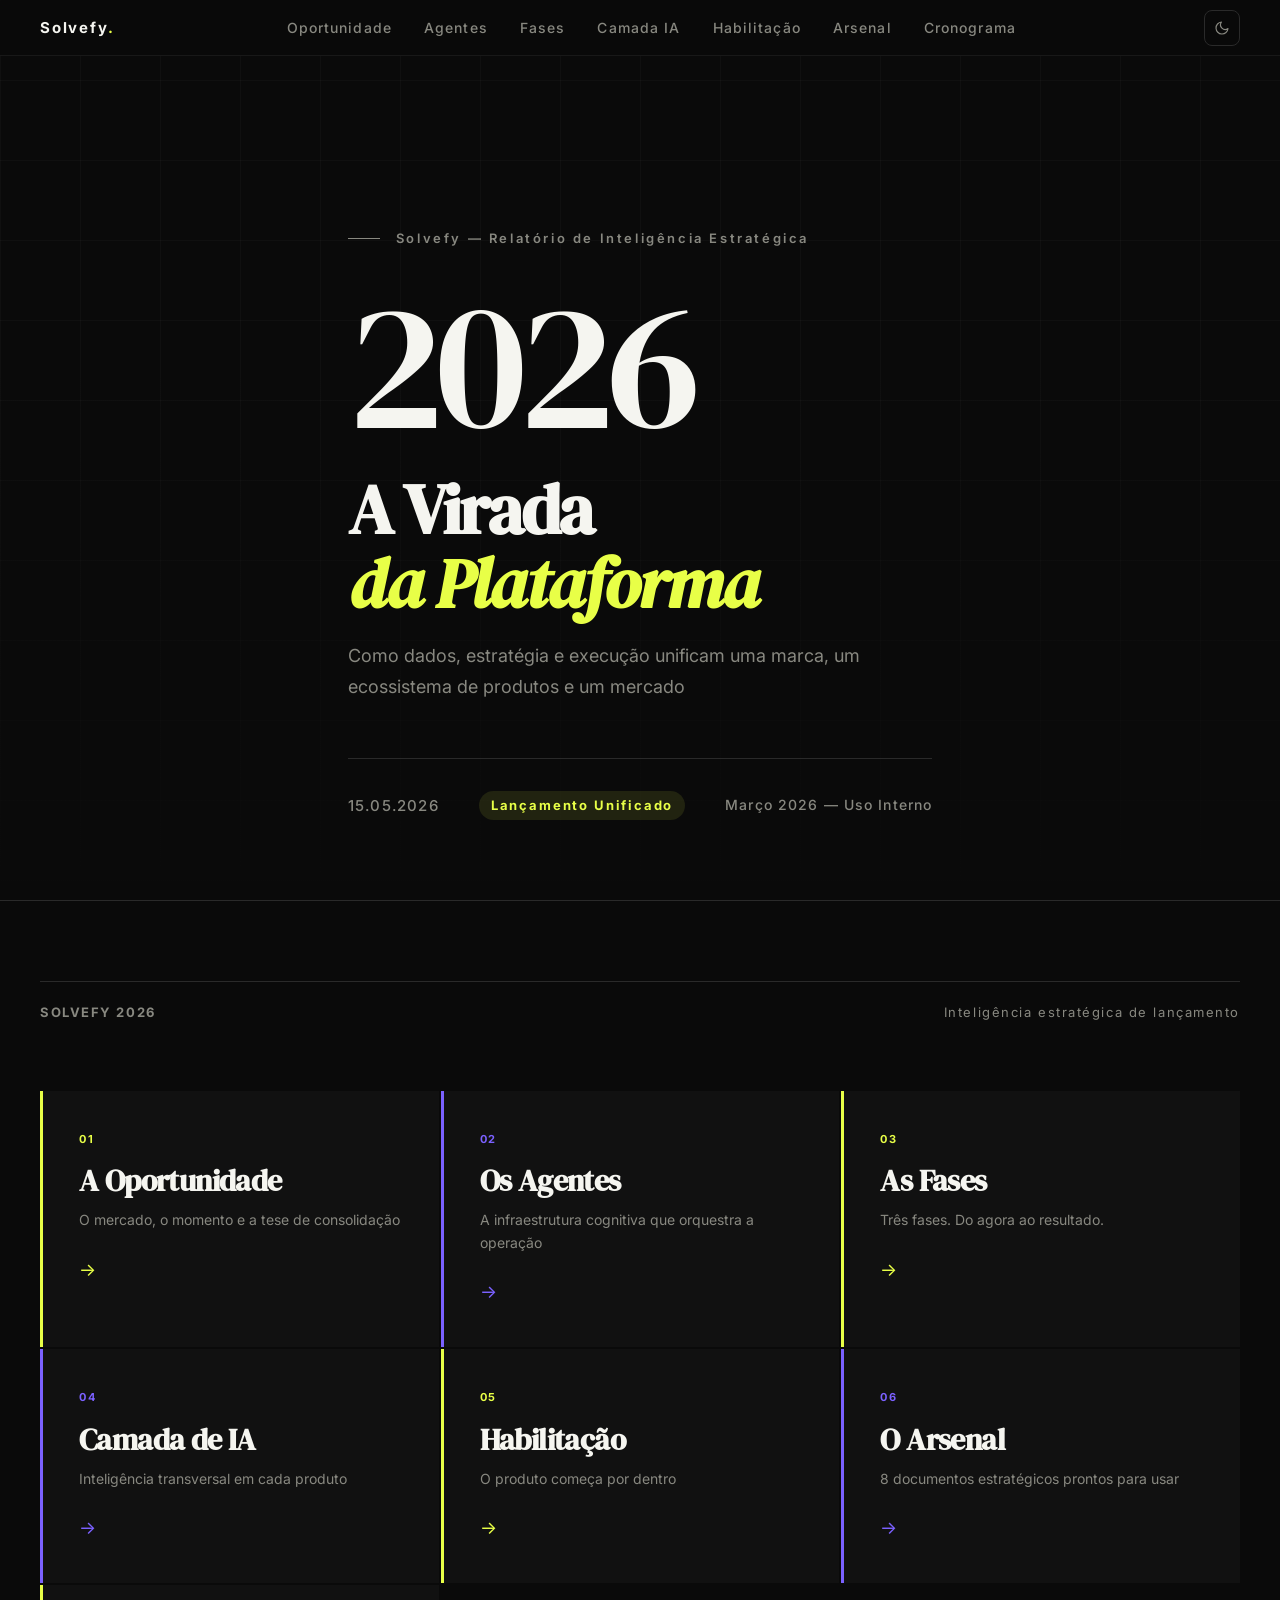
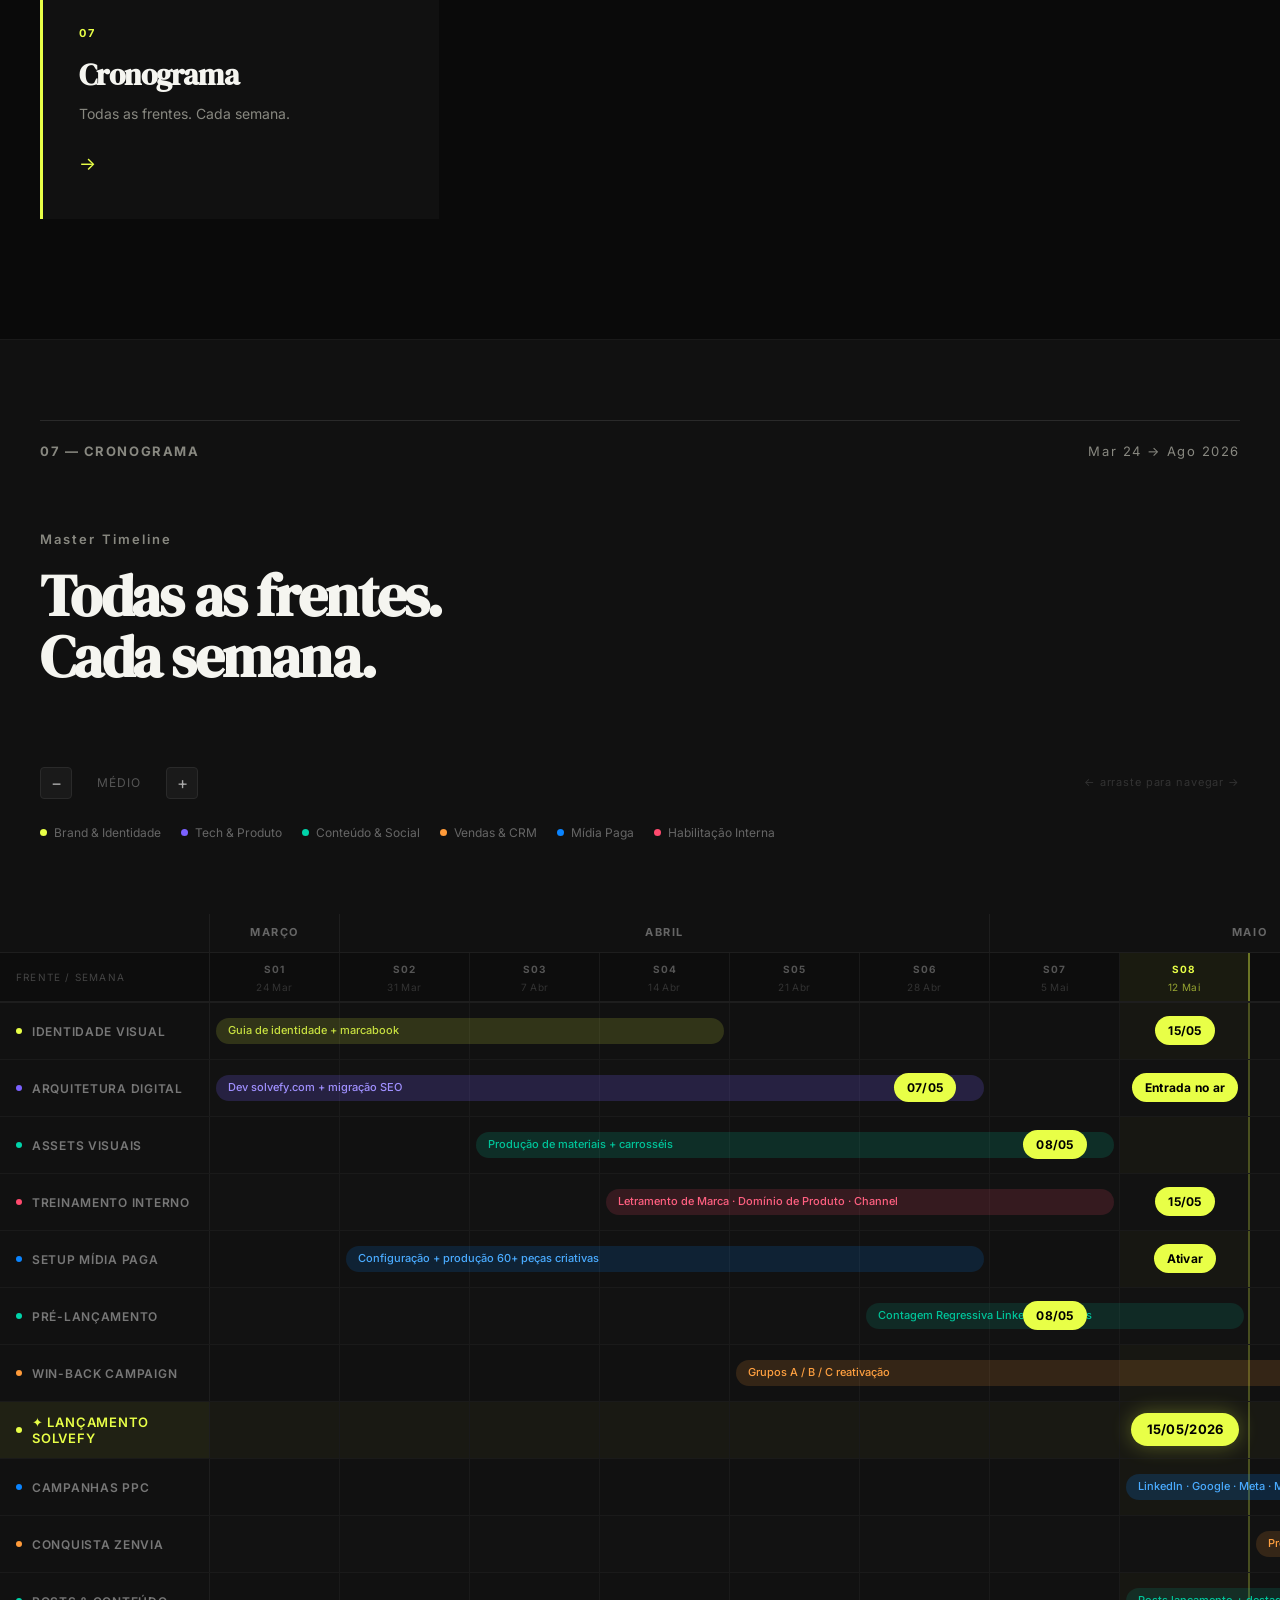
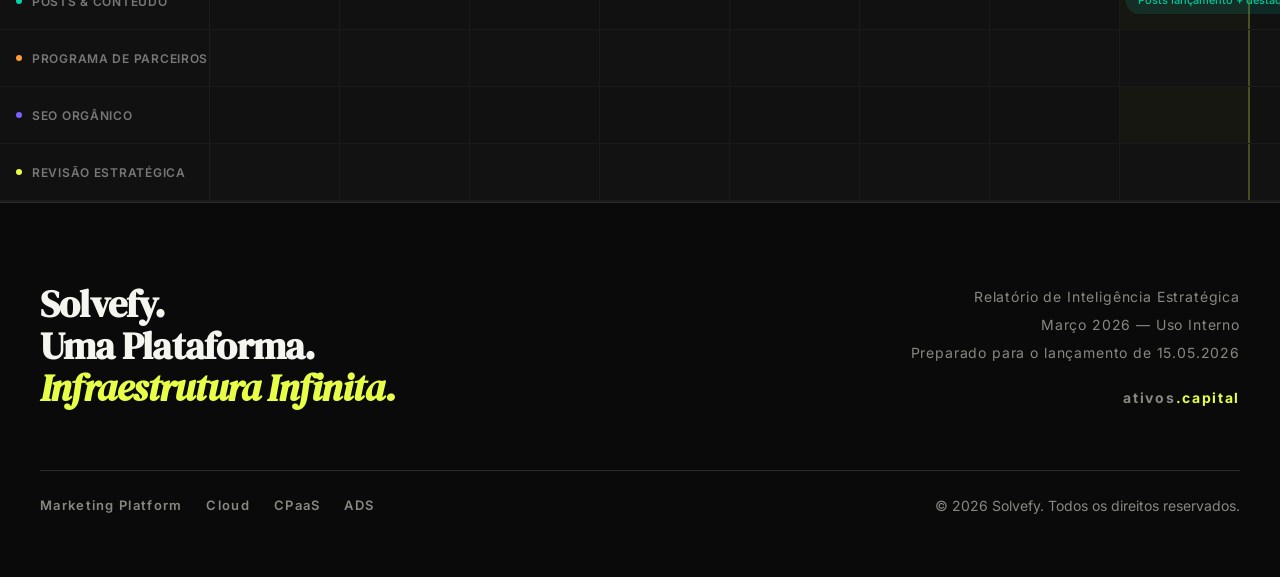
<file: index.html>
<!DOCTYPE html>
<html lang="pt-BR">
<head>
  <meta charset="UTF-8">
  <meta name="viewport" content="width=device-width, initial-scale=1.0">
  <title>Solvefy — Visão Geral</title>
  <link rel="preconnect" href="https://fonts.googleapis.com">
  <link rel="preconnect" href="https://fonts.gstatic.com" crossorigin>
  <link href="https://fonts.googleapis.com/css2?family=Inter:wght@300;400;500;600;700&family=DM+Serif+Display:ital@0;1&display=swap" rel="stylesheet">
  <link rel="stylesheet" href="theme.css">
  <script src="theme.js"></script>
  <style>
    *, *::before, *::after {
      box-sizing: border-box;
      margin: 0;
      padding: 0;
    }

    :root {
      --bg-dark: #0A0A0A;
      --bg-card: #141414;
      --bg-muted: #1A1A1A;
      --bg-light: #F5F5F0;
      --text-primary: #F5F5F0;
      --text-dark: #0A0A0A;
      --text-muted: #888880;
      --text-muted-dark: #555550;
      --accent: #E8FF47;
      --violet: #7B61FF;
      --rule: #2A2A2A;
      --rule-light: #DDDDD8;
      --font-sans: 'Inter', system-ui, -apple-system, sans-serif;
      --font-display: 'DM Serif Display', 'Georgia', serif;
    }

    html {
      scroll-behavior: smooth;
      font-size: 18px;
    }


    body {
      background-color: var(--bg-dark);
      color: var(--text-primary);
      font-family: var(--font-sans);
      font-size: 17px;
      line-height: 1.6;
      -webkit-font-smoothing: antialiased;
      -moz-osx-font-smoothing: grayscale;
    }

    /* ─── FLOATING NAV ─────────────────────────────────────────── */

    .nav {
      position: fixed;
      top: 0;
      left: 0;
      right: 0;
      z-index: 100;
      padding: 0 40px;
      height: 56px;
      display: flex;
      align-items: center;
      justify-content: space-between;
      background: rgba(10, 10, 10, 0.88);
      backdrop-filter: blur(12px);
      -webkit-backdrop-filter: blur(12px);
      border-bottom: 1px solid rgba(255, 255, 255, 0.06);
      transition: background 0.3s ease;
    }

    .nav-logo {
      font-family: var(--font-sans);
      font-weight: 700;
      font-size: 15px;
      letter-spacing: 0.12em;
      text-transform: uppercaso;
      color: var(--text-primary);
      text-decoration: none;
    }

    .nav-logo span {
      color: var(--accent);
    }

    .nav-links {
      display: flex;
      gap: 32px;
      list-style: none;
    }

    .nav-links a {
      font-size: 14px;
      font-weight: 500;
      letter-spacing: 0.08em;
      text-transform: uppercaso;
      color: var(--text-muted);
      text-decoration: none;
      transition: color 0.2s;
    }

    .nav-links a:hover {
      color: var(--text-primary);
    }

    /* ─── UTILITIES ────────────────────────────────────────────── */

    .container {
      max-width: 1280px;
      margin: 0 auto;
      padding: 0 40px;
    }

    .rule {
      border: none;
      border-top: 1px solid var(--rule);
      margin: 0;
    }

    .rule--light {
      border-top-color: var(--rule-light);
    }

    .eyebrow {
      font-size: 13px;
      font-weight: 600;
      letter-spacing: 0.16em;
      text-transform: uppercaso;
      color: var(--text-muted);
    }

    .eyebrow--light {
      color: var(--text-muted-dark);
    }

    .badge {
      display: inline-block;
      font-size: 12px;
      font-weight: 700;
      letter-spacing: 0.12em;
      text-transform: uppercaso;
      padding: 3px 10px;
      border-radius: 100px;
      line-height: 1.6;
    }

    .badge--marca    { background: #1A1A2E; color: #7B61FF; }
    .badge--growth   { background: #1A2E1A; color: #4ADE80; }
    .badge--sales    { background: #2E1A1A; color: #FB7185; }
    .badge--intel    { background: #1A2430; color: #38BDF8; }
    .badge--enable   { background: #2A1A1A; color: #FBBF24; }

    /* Light section badge variants */
    .light .badge--marca    { background: #EDE9FF; color: #5B3FDB; }
    .light .badge--growth   { background: #DCFCE7; color: #16A34A; }
    .light .badge--sales    { background: #FFE4E6; color: #BE123C; }
    .light .badge--intel    { background: #E0F2FE; color: #0369A1; }
    .light .badge--enable   { background: #FEF3C7; color: #92400E; }

    /* ─── ANIMATION ────────────────────────────────────────────── */

    .fade-up {
      opacity: 0;
      transform: translateY(28px);
      transition: opacity 0.7s cubic-bezier(0.22, 1, 0.36, 1),
                  transform 0.7s cubic-bezier(0.22, 1, 0.36, 1);
    }

    .fade-up.visible {
      opacity: 1;
      transform: translateY(0);
    }

    .fade-up--delay-1 { transition-delay: 0.1s; }
    .fade-up--delay-2 { transition-delay: 0.2s; }
    .fade-up--delay-3 { transition-delay: 0.3s; }
    .fade-up--delay-4 { transition-delay: 0.4s; }
    .fade-up--delay-5 { transition-delay: 0.5s; }

    /* ─── SECTION 1: HERO ──────────────────────────────────────── */

    .hero {
      min-height: 100vh;
      background: var(--bg-dark);
      display: flex;
      flex-direction: column;
      justify-content: flex-end;
      padding-bottom: 80px;
      padding-top: 80px;
      position: relative;
      overflow: hidden;
    }

    .hero-grid-bg {
      position: absolute;
      inset: 0;
      background-image:
        linear-gradient(rgba(255,255,255,0.025) 1px, transparent 1px),
        linear-gradient(90deg, rgba(255,255,255,0.025) 1px, transparent 1px);
      background-size: 80px 80px;
      pointer-events: none;
    }

    .hero-gradient {
      position: absolute;
      bottom: 0;
      left: 0;
      right: 0;
      height: 60%;
      background: linear-gradient(to top, var(--bg-dark), transparent);
      pointer-events: none;
    }

    .hero-content {
      position: relative;
      z-index: 1;
    }

    .hero-eyebrow {
      font-size: 13px;
      font-weight: 600;
      letter-spacing: 0.2em;
      text-transform: uppercaso;
      color: var(--text-muted);
      margin-bottom: 40px;
      display: flex;
      align-items: center;
      gap: 16px;
    }

    .hero-eyebrow::before {
      content: '';
      display: block;
      width: 32px;
      height: 1px;
      background: var(--text-muted);
    }

    .hero-year {
      font-family: var(--font-display);
      font-size: clamp(115px, 14vw, 230px);
      line-height: 0.85;
      letter-spacing: -0.04em;
      color: var(--text-primary);
      margin-bottom: 32px;
    }

    .hero-headline {
      font-family: var(--font-display);
      font-size: clamp(41px, 5.5vw, 83px);
      line-height: 1.05;
      letter-spacing: -0.03em;
      color: var(--text-primary);
      margin-bottom: 20px;
      max-width: 760px;
    }

    .hero-headline em {
      color: var(--accent);
      font-style: italic;
    }

    .hero-subhead {
      font-size: 18px;
      font-weight: 400;
      color: var(--text-muted);
      max-width: 560px;
      line-height: 1.7;
      margin-bottom: 56px;
    }

    .hero-meta {
      display: flex;
      align-items: center;
      gap: 40px;
      padding-top: 32px;
      border-top: 1px solid var(--rule);
    }

    .hero-meta-date {
      font-size: 15px;
      font-weight: 500;
      letter-spacing: 0.08em;
      color: var(--text-muted);
    }

    .hero-meta-tag {
      font-size: 13px;
      font-weight: 700;
      letter-spacing: 0.14em;
      text-transform: uppercaso;
      color: var(--accent);
      background: rgba(232, 255, 71, 0.1);
      padding: 4px 12px;
      border-radius: 100px;
    }

    /* ─── SECTION 2: THE OPPORTUNITY ───────────────────────────── */

    .opportunity {
      background: var(--bg-dark);
      padding: 120px 0;
      border-top: 1px solid var(--rule);
    }

    .opportunity-stats {
      display: grid;
      grid-template-columns: repeat(3, 1fr);
      gap: 0;
      margin-bottom: 80px;
      border: 1px solid var(--rule);
    }

    .stat-block {
      padding: 56px 48px;
      border-right: 1px solid var(--rule);
    }

    .stat-block:last-child {
      border-right: none;
    }

    .stat-number {
      font-family: var(--font-display);
      font-size: clamp(64px, 7vw, 110px);
      line-height: 0.9;
      letter-spacing: -0.03em;
      color: var(--accent);
      margin-bottom: 20px;
    }

    .stat-label {
      font-size: 16px;
      color: var(--text-muted);
      line-height: 1.6;
      max-width: 220px;
    }

    .opportunity-narrative {
      display: grid;
      grid-template-columns: 1fr 1fr;
      gap: 80px;
      align-items: start;
    }

    .opportunity-narrative p {
      font-size: 18px;
      line-height: 1.8;
      color: var(--text-muted);
    }

    .opportunity-narrative p strong {
      color: var(--text-primary);
      font-weight: 600;
    }

    .opportunity-quote {
      border-left: 2px solid var(--accent);
      padding-left: 24px;
    }

    .opportunity-quote p {
      font-size: 17px;
      font-style: italic;
      color: var(--text-muted);
      line-height: 1.7;
    }

    .opportunity-quote cite {
      display: block;
      margin-top: 12px;
      font-size: 14px;
      font-style: normal;
      font-weight: 600;
      letter-spacing: 0.08em;
      text-transform: uppercaso;
      color: var(--text-muted);
    }

    /* ─── SECTION 3: THE FRAMEWORK ──────────────────────────────── */

    .framework {
      background: var(--bg-light);
      color: var(--text-dark);
      padding: 120px 0;
    }

    .framework .eyebrow {
      color: var(--text-muted-dark);
    }

    .framework-header {
      margin-bottom: 80px;
    }

    .framework-headline {
      font-family: var(--font-display);
      font-size: clamp(41px, 4.5vw, 69px);
      line-height: 1.05;
      letter-spacing: -0.03em;
      color: var(--text-dark);
      margin-top: 16px;
      margin-bottom: 8px;
    }

    .framework-subhead {
      font-size: 18px;
      color: var(--text-muted-dark);
      font-weight: 400;
    }

    .framework-theory {
      display: grid;
      grid-template-columns: 5fr 7fr;
      gap: 80px;
      align-items: start;
      padding: 56px 0;
      border-top: 1px solid var(--rule-light);
      border-bottom: 1px solid var(--rule-light);
      margin-bottom: 80px;
    }

    .framework-theory-label {
      font-size: 13px;
      font-weight: 700;
      letter-spacing: 0.16em;
      text-transform: uppercaso;
      color: var(--text-muted-dark);
      margin-bottom: 12px;
    }

    .framework-theory-title {
      font-family: var(--font-display);
      font-size: 32px;
      line-height: 1.2;
      letter-spacing: -0.02em;
      color: var(--text-dark);
    }

    .framework-theory-body {
      font-size: 17px;
      line-height: 1.8;
      color: var(--text-muted-dark);
    }

    .framework-theory-body strong {
      color: var(--text-dark);
    }

    .agents-grid {
      display: grid;
      grid-template-columns: repeat(4, 1fr);
      gap: 16px;
    }

    .agent-card {
      background: white;
      border: 1px solid var(--rule-light);
      padding: 28px 24px;
      position: relative;
      cursor: default;
      transition: transform 0.25s cubic-bezier(0.22, 1, 0.36, 1),
                  box-shadow 0.25s cubic-bezier(0.22, 1, 0.36, 1),
                  background 0.25s ease;
      overflow: hidden;
    }

    .agent-card::after {
      content: '';
      position: absolute;
      bottom: 0;
      left: 0;
      right: 0;
      height: 2px;
      background: var(--accent);
      transform: scaleX(0);
      transform-origin: left;
      transition: transform 0.3s cubic-bezier(0.22, 1, 0.36, 1);
    }

    .agent-card:hover {
      transform: translateY(-4px);
      box-shadow: 0 16px 40px rgba(0, 0, 0, 0.12);
    }

    .agent-card:hover::after {
      transform: scaleX(1);
    }

    .agent-card:hover .agent-description {
      opacity: 1;
      transform: translateY(0);
    }

    .agent-card-top {
      margin-bottom: 16px;
    }

    .agent-name {
      font-size: 18px;
      font-weight: 700;
      letter-spacing: -0.01em;
      color: var(--text-dark);
      margin-bottom: 10px;
      line-height: 1.3;
    }

    .agent-role {
      font-size: 15px;
      color: var(--text-muted-dark);
      line-height: 1.5;
      margin-top: 12px;
    }

    .agent-question {
      font-size: 15px;
      font-style: italic;
      color: var(--text-dark);
      line-height: 1.5;
      padding-top: 16px;
      border-top: 1px solid var(--rule-light);
      margin-top: 16px;
    }

    .agent-question::before {
      content: '"';
      font-family: var(--font-display);
      font-size: 23px;
      color: var(--violet);
      line-height: 1;
      display: block;
      margin-bottom: 4px;
    }

    .agent-description {
      font-size: 14px;
      color: var(--text-muted-dark);
      opacity: 0;
      transform: translateY(6px);
      transition: opacity 0.3s ease, transform 0.3s ease;
      transition-delay: 0.05s;
    }

    /* ─── SECTION 4: TIMELINE ───────────────────────────────────── */

    .timeline-section {
      background: var(--bg-dark);
      padding: 120px 0;
      border-top: 1px solid var(--rule);
    }

    .timeline-header {
      margin-bottom: 80px;
    }

    .section-headline {
      font-family: var(--font-display);
      font-size: clamp(41px, 4.5vw, 69px);
      line-height: 1.05;
      letter-spacing: -0.03em;
      color: var(--text-primary);
      margin-top: 16px;
    }

    .timeline {
      display: grid;
      grid-template-columns: repeat(3, 1fr);
      gap: 0;
      border: 1px solid var(--rule);
    }

    .phase {
      padding: 56px 40px;
      border-right: 1px solid var(--rule);
      position: relative;
    }

    .phase:last-child {
      border-right: none;
    }

    .phase-number {
      font-size: 13px;
      font-weight: 700;
      letter-spacing: 0.14em;
      text-transform: uppercaso;
      color: var(--text-muted);
      margin-bottom: 8px;
    }

    .phase-title {
      font-family: var(--font-display);
      font-size: 32px;
      line-height: 1.1;
      letter-spacing: -0.02em;
      color: var(--text-primary);
      margin-bottom: 6px;
    }

    .phase-period {
      font-size: 14px;
      font-weight: 500;
      letter-spacing: 0.06em;
      color: var(--accent);
      margin-bottom: 32px;
    }

    .phase-agents {
      display: flex;
      flex-wrap: wrap;
      gap: 6px;
      margin-bottom: 28px;
    }

    .phase-agent-tag {
      font-size: 13px;
      font-weight: 600;
      letter-spacing: 0.06em;
      background: var(--bg-muted);
      color: var(--text-muted);
      padding: 4px 10px;
      border-radius: 4px;
    }

    .phase-actions {
      list-style: none;
      margin-bottom: 40px;
    }

    .phase-actions li {
      font-size: 16px;
      color: var(--text-muted);
      padding: 10px 0;
      border-bottom: 1px solid var(--rule);
      display: flex;
      align-items: flex-start;
      gap: 10px;
      line-height: 1.5;
    }

    .phase-actions li::before {
      content: '→';
      color: var(--accent);
      font-size: 14px;
      margin-top: 2px;
      flex-shrink: 0;
    }

    .phase-metric {
      background: var(--bg-muted);
      padding: 20px 24px;
      border-left: 2px solid var(--accent);
    }

    .phase-metric-number {
      font-family: var(--font-display);
      font-size: 46px;
      line-height: 1;
      letter-spacing: -0.02em;
      color: var(--accent);
      margin-bottom: 6px;
    }

    .phase-metric-label {
      font-size: 15px;
      color: var(--text-muted);
      line-height: 1.4;
    }

    /* ─── SECTION 5: AI LAYER ───────────────────────────────────── */

    .ai-layer {
      background: var(--accent);
      padding: 120px 0;
    }

    .ai-layer-headline {
      font-family: var(--font-display);
      font-size: clamp(46px, 6vw, 92px);
      line-height: 1.0;
      letter-spacing: -0.04em;
      color: var(--bg-dark);
      margin-bottom: 80px;
      max-width: 800px;
    }

    .ai-columns {
      display: grid;
      grid-template-columns: repeat(4, 1fr);
      gap: 0;
      border-top: 1px solid rgba(0,0,0,0.15);
    }

    .ai-col {
      padding: 48px 32px;
      border-right: 1px solid rgba(0,0,0,0.12);
    }

    .ai-col:last-child {
      border-right: none;
    }

    .ai-col-product {
      font-size: 13px;
      font-weight: 800;
      letter-spacing: 0.16em;
      text-transform: uppercaso;
      color: rgba(10, 10, 10, 0.5);
      margin-bottom: 10px;
    }

    .ai-col-name {
      font-size: 21px;
      font-weight: 700;
      letter-spacing: -0.02em;
      color: var(--bg-dark);
      margin-bottom: 20px;
      line-height: 1.2;
    }

    .ai-col-description {
      font-size: 16px;
      color: rgba(10, 10, 10, 0.65);
      line-height: 1.7;
    }

    .ai-reference {
      margin-top: 80px;
      padding-top: 32px;
      border-top: 1px solid rgba(0,0,0,0.15);
      display: flex;
      gap: 24px;
      align-items: flex-start;
    }

    .ai-reference-bar {
      width: 2px;
      height: 48px;
      background: var(--bg-dark);
      flex-shrink: 0;
      margin-top: 4px;
    }

    .ai-reference-text {
      font-size: 16px;
      font-style: italic;
      color: rgba(10, 10, 10, 0.6);
      line-height: 1.7;
    }

    .ai-reference-text strong {
      color: var(--bg-dark);
      font-style: normal;
    }

    /* ─── SECTION 6: EDUCATION ──────────────────────────────────── */

    .education {
      background: var(--bg-dark);
      padding: 120px 0;
      border-top: 1px solid var(--rule);
    }

    .education-header {
      margin-bottom: 80px;
    }

    .education-grid {
      display: grid;
      grid-template-columns: 1fr 1fr;
      gap: 80px;
      align-items: start;
    }

    .education-problem-label {
      font-size: 13px;
      font-weight: 700;
      letter-spacing: 0.14em;
      text-transform: uppercaso;
      color: #FB7185;
      margin-bottom: 16px;
    }

    .education-solution-label {
      font-size: 13px;
      font-weight: 700;
      letter-spacing: 0.14em;
      text-transform: uppercaso;
      color: #4ADE80;
      margin-bottom: 16px;
    }

    .education-text {
      font-size: 17px;
      color: var(--text-muted);
      line-height: 1.8;
    }

    .education-text strong {
      color: var(--text-primary);
    }

    .habilitação-layers {
      margin-top: 32px;
      display: flex;
      flex-direction: column;
      gap: 0;
    }

    .habilitação-layer {
      padding: 24px 0;
      border-bottom: 1px solid var(--rule);
      display: grid;
      grid-template-columns: 80px 1fr;
      gap: 24px;
      align-items: center;
    }

    .habilitação-layer:first-child {
      border-top: 1px solid var(--rule);
    }

    .layer-number {
      font-family: var(--font-display);
      font-size: 55px;
      line-height: 1;
      letter-spacing: -0.03em;
      color: var(--rule);
    }

    .layer-content {}

    .layer-title {
      font-size: 17px;
      font-weight: 700;
      color: var(--text-primary);
      margin-bottom: 4px;
    }

    .layer-desc {
      font-size: 15px;
      color: var(--text-muted);
      line-height: 1.6;
    }

    /* ─── SECTION 7: CRONOGRAMA ─────────────────────────────────── */

    .master-timeline {
      background: #111;
      padding: 80px 0 0;
      border-top: 1px solid #1A1A1A;
    }
    .gantt-top { padding: 0 40px 40px; max-width: 1280px; margin: 0 auto; }
    .gantt-controls {
      display: flex; align-items: center; gap: 12px;
      margin-top: 40px; margin-bottom: 0;
    }
    .gantt-zoom-btn {
      background: #1A1A1A; border: 1px solid #2A2A2A;
      color: #AAA; width: 32px; height: 32px; border-radius: 4px;
      cursor: pointer; font-size: 17px;
      display: flex; align-items: center; justify-content: center;
      transition: all 0.15s; user-select: none; font-family: 'Inter',sans-serif;
    }
    .gantt-zoom-btn:hover { background: #222; border-color: #444; color: #DDD; }
    .gantt-zoom-label {
      font-size: 12px; color: #555; letter-spacing: 0.1em;
      text-transform: uppercase; min-width: 70px; text-align: center;
    }
    .gantt-hint-drag { font-size: 11px; color: #333; letter-spacing: 0.08em; margin-left: auto; }
    .gantt-legend { display: flex; gap: 20px; flex-wrap: wrap; margin-top: 24px; }
    .gantt-legend-item { display: flex; align-items: center; gap: 7px; font-size: 12px; color: #666; }
    .gantt-legend-dot { width: 7px; height: 7px; border-radius: 50%; flex-shrink: 0; }
    .gantt-outer {
      overflow-x: auto; overflow-y: visible; cursor: grab;
      -webkit-overflow-scrolling: touch; scrollbar-width: thin;
      scrollbar-color: #2A2A2A #111; margin-top: 32px;
    }
    .gantt-outer:active { cursor: grabbing; }
    .gantt-outer::-webkit-scrollbar { height: 5px; }
    .gantt-outer::-webkit-scrollbar-track { background: #111; }
    .gantt-outer::-webkit-scrollbar-thumb { background: #2A2A2A; border-radius: 3px; }
    .gantt-outer.is-dragging { cursor: grabbing; user-select: none; }
    .gantt-tbl { display: inline-block; min-width: max-content; border-bottom: 1px solid #1E1E1E; }
    .g-row {
      display: grid;
      grid-template-columns: 210px repeat(var(--gcols, 14), var(--gcw, 130px));
      border-bottom: 1px solid #1A1A1A;
    }
    .g-row:nth-child(even) .g-cell { background: rgba(255,255,255,0.005); }
    .g-row-months { border-bottom: 1px solid #1E1E1E; }
    .g-month {
      display: flex; align-items: center; justify-content: center;
      border-right: 1px solid #1E1E1E; padding: 10px 0;
      font-size: 11px; font-weight: 700; letter-spacing: 0.14em;
      text-transform: uppercase; color: #666;
    }
    .g-month-corner { border-right: 1px solid #1E1E1E; }
    .g-month:last-child { border-right: none; }
    .g-row-weeks { border-bottom: 2px solid #1E1E1E; background: #0D0D0D; }
    .g-week { border-right: 1px solid #1A1A1A; padding: 8px 0 6px; text-align: center; }
    .g-week-corner {
      display: flex; align-items: center; padding: 0 16px;
      border-right: 1px solid #1E1E1E;
      font-size: 10px; letter-spacing: 0.12em; text-transform: uppercase; color: #444;
    }
    .g-week-num { display: block; font-size: 10px; font-weight: 700; letter-spacing: 0.1em; text-transform: uppercase; color: #555; }
    .g-week-date { display: block; font-size: 10px; color: #333; margin-top: 2px; letter-spacing: 0.04em; }
    .g-week.is-launch { background: rgba(232,255,71,0.06); border-right: 2px solid rgba(232,255,71,0.4); }
    .g-week.is-launch .g-week-num { color: #E8FF47; }
    .g-week.is-launch .g-week-date { color: rgba(232,255,71,0.6); }
    .g-label {
      display: flex; align-items: center; padding: 0 0 0 16px;
      border-right: 1px solid #1E1E1E; min-height: 56px;
      position: sticky; left: 0; z-index: 4; background: #111;
    }
    .g-row:nth-child(even) .g-label { background: rgba(17,17,17,1); }
    .g-row.g-launch-row .g-label { background: rgba(232,255,71,0.04); }
    .g-label-text { font-size: 12px; font-weight: 600; letter-spacing: 0.06em; text-transform: uppercase; color: #777; line-height: 1.3; }
    .g-label-dot { width: 6px; height: 6px; border-radius: 50%; margin-right: 10px; flex-shrink: 0; }
    .g-cell { border-right: 1px solid #1A1A1A; min-height: 56px; position: relative; display: flex; align-items: center; justify-content: center; }
    .g-cell.is-launch-col { border-right: 2px solid rgba(232,255,71,0.25); background: rgba(232,255,71,0.025); }
    .g-bar {
      grid-row: 1; height: 26px; border-radius: 100px; margin: 0 6px;
      display: flex; align-items: center; padding: 0 12px;
      font-size: 11px; font-weight: 500; white-space: nowrap;
      overflow: hidden; text-overflow: ellipsis; transition: opacity 0.15s;
    }
    .g-bar:hover { opacity: 0.85; }
    .g-milestone { grid-row: 1; display: flex; align-items: center; justify-content: center; height: 56px; }
    .g-badge { background: #E8FF47; color: #000; border-radius: 100px; padding: 5px 13px; font-size: 12px; font-weight: 700; white-space: nowrap; letter-spacing: 0.02em; }
    .g-badge.g-badge-launch { background: #E8FF47; font-size: 13px; padding: 6px 16px; box-shadow: 0 0 20px rgba(232,255,71,0.3); }
    .g-badge.g-badge-review { background: transparent; border: 2px solid #E8FF47; color: #E8FF47; }
    .g-launch-row { background: rgba(232,255,71,0.03); }
    .g-launch-row .g-cell { background: transparent; }
    .g-launch-row .g-label-text { color: #E8FF47; font-size: 13px; }

    /* ─── SECTION 8: FOOTER ─────────────────────────────────────── */

    .footer {
      background: var(--bg-dark);
      padding: 80px 0 60px;
      border-top: 1px solid var(--rule);
    }

    .footer-inner {
      display: grid;
      grid-template-columns: 1fr 1fr;
      gap: 40px;
      align-items: end;
    }

    .footer-tagline {
      font-family: var(--font-display);
      font-size: clamp(28px, 3vw, 46px);
      line-height: 1.1;
      letter-spacing: -0.02em;
      color: var(--text-primary);
    }

    .footer-tagline em {
      color: var(--accent);
      font-style: italic;
    }

    .footer-meta {
      text-align: right;
    }

    .footer-meta-line {
      font-size: 14px;
      color: var(--text-muted);
      letter-spacing: 0.06em;
      line-height: 2;
    }

    .footer-meta-marca {
      font-size: 14px;
      font-weight: 700;
      letter-spacing: 0.12em;
      text-transform: uppercaso;
      color: var(--text-muted);
      margin-top: 8px;
    }

    .footer-meta-marca span {
      color: var(--accent);
    }

    .footer-bottom {
      margin-top: 60px;
      padding-top: 24px;
      border-top: 1px solid var(--rule);
      display: flex;
      justify-content: space-between;
      align-items: center;
    }

    .footer-products {
      display: flex;
      gap: 24px;
    }

    .footer-product {
      font-size: 13px;
      font-weight: 600;
      letter-spacing: 0.1em;
      text-transform: uppercaso;
      color: var(--text-muted);
    }

    .footer-copy {
      font-size: 14px;
      color: var(--text-muted);
    }

    /* ─── DIVIDERS ──────────────────────────────────────────────── */

    .section-divider {
      padding: 20px 40px;
      border-top: 1px solid var(--rule);
      display: flex;
      align-items: center;
      justify-content: space-between;
    }

    .section-divider--light {
      border-top-color: var(--rule-light);
    }

    .section-number {
      font-size: 13px;
      font-weight: 700;
      letter-spacing: 0.12em;
      color: var(--text-muted);
    }

    .section-number--light {
      color: var(--text-muted-dark);
    }

    /* ─── RESPONSIVE ────────────────────────────────────────────── */

    @media (max-width: 1024px) {
      .container { padding: 0 24px; }
      .nav { padding: 0 24px; }
      .nav-links { gap: 20px; }
      .agents-grid { grid-template-columns: repeat(2, 1fr); }
      .ai-columns { grid-template-columns: repeat(2, 1fr); }
      .ai-col:nth-child(2) { border-right: none; }
      .ai-col:nth-child(3) { border-top: 1px solid rgba(0,0,0,0.12); }
      .ai-col:nth-child(4) { border-top: 1px solid rgba(0,0,0,0.12); }
    }

    @media (max-width: 768px) {
      .container { padding: 0 20px; }
      .nav { padding: 0 20px; }
      .nav-links { display: none; }

      .hero { padding-bottom: 60px; min-height: 100svh; }

      .opportunity-stats { grid-template-columns: 1fr; }
      .stat-block { border-right: none; border-bottom: 1px solid var(--rule); }
      .stat-block:last-child { border-bottom: none; }

      .opportunity-narrative { grid-template-columns: 1fr; gap: 40px; }

      .framework-theory { grid-template-columns: 1fr; gap: 32px; }

      .agents-grid { grid-template-columns: 1fr; }

      .timeline { grid-template-columns: 1fr; }
      .phase { border-right: none; border-bottom: 1px solid var(--rule); }
      .phase:last-child { border-bottom: none; }

      .ai-columns { grid-template-columns: 1fr; }
      .ai-col { border-right: none; border-bottom: 1px solid rgba(0,0,0,0.12); }
      .ai-col:last-child { border-bottom: none; }

      .education-grid { grid-template-columns: 1fr; gap: 48px; }

      .footer-inner { grid-template-columns: 1fr; gap: 32px; }
      .footer-meta { text-align: left; }
      .footer-bottom { flex-direction: column; gap: 16px; align-items: flex-start; }
      .footer-products { flex-wrap: wrap; gap: 16px; }
    }

    /* ─── PRINT ─────────────────────────────────────────────────── */

    @media print {
      .nav { display: none; }
      .fade-up { opacity: 1; transform: none; }
      .hero-grid-bg { display: none; }

  
    body { background: white; color: #0A0A0A; }
      .hero, .opportunity, .timeline-section, .education, .footer {
        background: white !important;
        color: #0A0A0A !important;
      }
      .framework { background: #F5F5F0; }
      .ai-layer { background: #F0F0E8; }

      .hero-year, .stat-number, .phase-metric-number, .ai-layer-headline {
        color: #0A0A0A !important;
      }

      .text-muted, .eyebrow, .hero-eyebrow, .stat-label,
      .opportunity-narrative p, .phase-actions li,
      .education-text, .footer-meta-line {
        color: #555 !important;
      }

      .rule, .rule--light { border-color: #DDD; }

      .agent-card { box-shadow: none; border: 1px solid #DDD; }
      .phase { border-color: #DDD; }
    }
  </style>
  <style>
    .hub-nav {
      background: var(--bg-dark);
      padding: 80px 0 120px;
      border-top: 1px solid var(--rule);
    }
    .hub-grid {
      display: grid;
      grid-template-columns: repeat(3, 1fr);
      gap: 2px;
    }
    @media (max-width: 900px) { .hub-grid { grid-template-columns: repeat(2,1fr); } }
    @media (max-width: 600px) { .hub-grid { grid-template-columns: 1fr; } }
    .hub-card {
      display: block; text-decoration: none;
      background: #111; padding: 40px 36px;
      border-left: 3px solid var(--hc, var(--accent));
      position: relative;
      transition: background 0.2s, transform 0.2s;
    }
    .hub-card:hover { background: #161616; transform: translateY(-2px); }
    .hub-card-num {
      display: block; font-size: 11px; font-weight: 700;
      letter-spacing: 0.16em; text-transform: uppercase;
      color: var(--hc, var(--accent)); margin-bottom: 16px;
    }
    .hub-card-title {
      font-family: var(--font-display);
      font-size: clamp(22px, 2.5vw, 30px);
      line-height: 1.1; color: var(--text-primary);
      margin-bottom: 12px; letter-spacing: -0.02em;
    }
    .hub-card-desc { font-size: 14px; color: var(--text-muted); line-height: 1.6; }
    .hub-card-arrow {
      display: block; margin-top: 24px; font-size: 18px;
      color: var(--hc, var(--accent)); transition: transform 0.2s;
    }
    .hub-card:hover .hub-card-arrow { transform: translateX(6px); }
  </style>
</head>
<body>

  <nav class="nav" role="navigation" aria-label="Navegação principal">
    <a href="index.html" class="nav-logo">Solvefy<span>.</span></a>
    <ul class="nav-links">
      <li><a href="oportunidade.html">Oportunidade</a></li>
      <li><a href="agentes.html">Agentes</a></li>
      <li><a href="fases.html">Fases</a></li>
      <li><a href="ia.html">Camada IA</a></li>
      <li><a href="habilitacao.html">Habilitação</a></li>
      <li><a href="arsenal.html">Arsenal</a></li>
      <li><a href="#master-timeline">Cronograma</a></li>
    </ul>
  <button class="theme-toggle" onclick="toggleTheme()" aria-label="Alternar tema" title="Alternar tema">
      <svg class="icon-moon" viewBox="0 0 24 24"><path d="M21 12.79A9 9 0 1 1 11.21 3 7 7 0 0 0 21 12.79z"/></svg>
      <svg class="icon-sun" viewBox="0 0 24 24"><circle cx="12" cy="12" r="5"/><line x1="12" y1="1" x2="12" y2="3"/><line x1="12" y1="21" x2="12" y2="23"/><line x1="4.22" y1="4.22" x2="5.64" y2="5.64"/><line x1="18.36" y1="18.36" x2="19.78" y2="19.78"/><line x1="1" y1="12" x2="3" y2="12"/><line x1="21" y1="12" x2="23" y2="12"/><line x1="4.22" y1="19.78" x2="5.64" y2="18.36"/><line x1="18.36" y1="5.64" x2="19.78" y2="4.22"/></svg>
    </button>
  </nav>


  <section id="hero" class="hero" aria-label="Hero">
    <div class="hero-grid-bg" aria-hidden="true"></div>
    <div class="hero-gradient" aria-hidden="true"></div>

    <div class="container hero-content">
      <div class="hero-eyebrow fade-up" aria-label="Relatório de inteligência estratégica Solvefy">
        Solvefy — Relatório de Inteligência Estratégica
      </div>

      <div class="hero-year fade-up fade-up--delay-1" aria-hidden="true">2026</div>

      <h1 class="hero-headline fade-up fade-up--delay-2">
        A Virada<br><em>da Plataforma</em>
      </h1>

      <p class="hero-subhead fade-up fade-up--delay-3">
        Como dados, estratégia e execução unificam uma marca, um ecossistema de produtos e um mercado
      </p>

      <div class="hero-meta fade-up fade-up--delay-4">
        <span class="hero-meta-date">15.05.2026</span>
        <span class="hero-meta-tag">Lançamento Unificado</span>
        <span class="hero-meta-date" style="margin-left: auto; font-size: 14px;">Março 2026 — Uso Interno</span>
      </div>
    </div>
  </section>

  <section class="hub-nav" aria-label="Navegação do site">
    <div class="container">
      <div class="section-divider" style="padding-left:0;padding-right:0;margin-bottom:48px;">
        <span class="section-number">SOLVEFY 2026</span>
        <span class="section-number" style="font-weight:400;">Inteligência estratégica de lançamento</span>
      </div>
      <div class="hub-grid fade-up">
        <a href="oportunidade.html" class="hub-card" style="--hc:#E8FF47;"><span class="hub-card-num">01</span><h3 class="hub-card-title">A Oportunidade</h3><p class="hub-card-desc">O mercado, o momento e a tese de consolidação</p><span class="hub-card-arrow">→</span></a>
        <a href="agentes.html" class="hub-card" style="--hc:#7B61FF;"><span class="hub-card-num">02</span><h3 class="hub-card-title">Os Agentes</h3><p class="hub-card-desc">A infraestrutura cognitiva que orquestra a operação</p><span class="hub-card-arrow">→</span></a>
        <a href="fases.html" class="hub-card" style="--hc:#E8FF47;"><span class="hub-card-num">03</span><h3 class="hub-card-title">As Fases</h3><p class="hub-card-desc">Três fases. Do agora ao resultado.</p><span class="hub-card-arrow">→</span></a>
        <a href="ia.html" class="hub-card" style="--hc:#7B61FF;"><span class="hub-card-num">04</span><h3 class="hub-card-title">Camada de IA</h3><p class="hub-card-desc">Inteligência transversal em cada produto</p><span class="hub-card-arrow">→</span></a>
        <a href="habilitacao.html" class="hub-card" style="--hc:#E8FF47;"><span class="hub-card-num">05</span><h3 class="hub-card-title">Habilitação</h3><p class="hub-card-desc">O produto começa por dentro</p><span class="hub-card-arrow">→</span></a>
        <a href="arsenal.html" class="hub-card" style="--hc:#7B61FF;"><span class="hub-card-num">06</span><h3 class="hub-card-title">O Arsenal</h3><p class="hub-card-desc">8 documentos estratégicos prontos para usar</p><span class="hub-card-arrow">→</span></a>
        <a href="#master-timeline" class="hub-card" style="--hc:#E8FF47;"><span class="hub-card-num">07</span><h3 class="hub-card-title">Cronograma</h3><p class="hub-card-desc">Todas as frentes. Cada semana.</p><span class="hub-card-arrow">→</span></a>
      </div>
    </div>
  </section>

  <section id="master-timeline" class="master-timeline" aria-labelledby="tl-heading">
    <div class="gantt-top">
      <div class="section-divider" style="padding-left:0; padding-right:0; margin-bottom: 48px;">
        <span class="section-number">07 — CRONOGRAMA</span>
        <span class="section-number" style="font-weight:400;">Mar 24 → Ago 2026</span>
      </div>
      <div class="education-header">
        <p class="eyebrow">Master Timeline</p>
        <h2 class="section-headline fade-up" id="tl-heading">Todas as frentes.<br>Cada semana.</h2>
      </div>
      <div class="gantt-controls fade-up">
        <button class="gantt-zoom-btn" id="gZoomOutBtn" aria-label="Diminuir zoom">&#8722;</button>
        <span class="gantt-zoom-label" id="gZoomLbl">Médio</span>
        <button class="gantt-zoom-btn" id="gZoomInBtn" aria-label="Aumentar zoom">+</button>
        <span class="gantt-hint-drag">&#8592; arraste para navegar &#8594;</span>
      </div>
      <div class="gantt-legend fade-up">
        <div class="gantt-legend-item"><div class="gantt-legend-dot" style="background:#E8FF47;"></div>Brand &amp; Identidade</div>
        <div class="gantt-legend-item"><div class="gantt-legend-dot" style="background:#7B61FF;"></div>Tech &amp; Produto</div>
        <div class="gantt-legend-item"><div class="gantt-legend-dot" style="background:#00D4AA;"></div>Conteúdo &amp; Social</div>
        <div class="gantt-legend-item"><div class="gantt-legend-dot" style="background:#FF9B3A;"></div>Vendas &amp; CRM</div>
        <div class="gantt-legend-item"><div class="gantt-legend-dot" style="background:#0A84FF;"></div>Mídia Paga</div>
        <div class="gantt-legend-item"><div class="gantt-legend-dot" style="background:#FF4A6E;"></div>Habilitação Interna</div>
      </div>
    </div>
    <div class="gantt-outer" id="ganttOuter">
      <div class="gantt-tbl" id="ganttTbl"></div>
    </div>
  </section>

    <footer class="footer" role="contentinfo">
    <div class="container">

      <div class="footer-inner fade-up">
        <h2 class="footer-tagline">
          Solvefy.<br>Uma Plataforma.<br><em>Infraestrutura Infinita.</em>
        </h2>
        <div class="footer-meta">
          <p class="footer-meta-line">Relatório de Inteligência Estratégica</p>
          <p class="footer-meta-line">Março 2026 — Uso Interno</p>
          <p class="footer-meta-line">Preparado para o lançamento de 15.05.2026</p>
          <p class="footer-meta-marca" style="margin-top: 20px;">ativos<span>.capital</span></p>
        </div>
      </div>

      <div class="footer-bottom">
        <div class="footer-products" role="list" aria-label="Produtos Solvefy">
          <span class="footer-product" role="listitem">Marketing Platform</span>
          <span class="footer-product" role="listitem">Cloud</span>
          <span class="footer-product" role="listitem">CPaaS</span>
          <span class="footer-product" role="listitem">ADS</span>
        </div>
        <p class="footer-copy">&copy; 2026 Solvefy. Todos os direitos reservados.</p>
      </div>

    </div>
  </footer>

    <script>
    (function () {
      'use strict';

      var elements = document.querySelectorAll('.fade-up');

      if (!elements.length) return;

      var observer = new IntersectionObserver(function (entries) {
        entries.forEach(function (entry) {
          if (entry.isIntersecting) {
            entry.target.classList.add('visible');
            observer.unobserve(entry.target);
          }
        });
      }, {
        threshold: 0.12,
        rootMargin: '0px 0px -40px 0px'
      });

      elements.forEach(function (el) {
        observer.observe(el);
      });

      // Hero elements visible immediately
      var heroElements = document.querySelectorAll('.hero .fade-up');
      heroElements.forEach(function (el) {
        el.classList.add('visible');
      });
    })();
  </script>

  <script>
  (function() {
    var COLS = 14;
    var WEEKS = [
      { num:'S01', date:'24 Mar', month:0, launch:false },
      { num:'S02', date:'31 Mar', month:1, launch:false },
      { num:'S03', date:'7 Abr',  month:1, launch:false },
      { num:'S04', date:'14 Abr', month:1, launch:false },
      { num:'S05', date:'21 Abr', month:1, launch:false },
      { num:'S06', date:'28 Abr', month:1, launch:false },
      { num:'S07', date:'5 Mai',  month:2, launch:false },
      { num:'S08', date:'12 Mai', month:2, launch:true  },
      { num:'S09', date:'19 Mai', month:2, launch:false },
      { num:'S10', date:'26 Mai', month:2, launch:false },
      { num:'S11', date:'2 Jun',  month:3, launch:false },
      { num:'S12', date:'16 Jun', month:3, launch:false },
      { num:'S13', date:'7 Jul',  month:4, launch:false },
      { num:'S14', date:'15 Ago', month:5, launch:false }
    ];
    var MONTHS = [
      { label:'MARÇO',    start:1,  span:1 },
      { label:'ABRIL',    start:2,  span:5 },
      { label:'MAIO',     start:7,  span:4 },
      { label:'JUNHO',    start:11, span:2 },
      { label:'JUL / AGO', start:13, span:2 }
    ];
    var ACTIVITIES = [
      { label:'IDENTIDADE VISUAL', dot:'#E8FF47', bars:[{ s:1, e:4, label:'Guia de identidade + marcabook', color:'rgba(232,255,71,0.15)', textColor:'#C8E040' }], milestones:[{ col:8, badge:'15/05' }] },
      { label:'ARQUITETURA DIGITAL', dot:'#7B61FF', bars:[{ s:1, e:6, label:'Dev solvefy.com + migração SEO', color:'rgba(123,97,255,0.2)', textColor:'#A090FF' }], milestones:[{ col:6, badge:'07/05' }, { col:8, badge:'Entrada no ar' }] },
      { label:'ASSETS VISUAIS', dot:'#00D4AA', bars:[{ s:3, e:7, label:'Produção de materiais + carrosséis', color:'rgba(0,212,170,0.15)', textColor:'#00C49A' }], milestones:[{ col:7, badge:'08/05' }] },
      { label:'TREINAMENTO INTERNO', dot:'#FF4A6E', bars:[{ s:4, e:7, label:'Letramento de Marca · Domínio de Produto · Channel', color:'rgba(255,74,110,0.15)', textColor:'#FF6080' }], milestones:[{ col:8, badge:'15/05' }] },
      { label:'SETUP MÍDIA PAGA', dot:'#0A84FF', bars:[{ s:2, e:6, label:'Configuração + produção 60+ peças criativas', color:'rgba(10,132,255,0.15)', textColor:'#4AABFF' }], milestones:[{ col:8, badge:'Ativar' }] },
      { label:'PRÉ-LANÇAMENTO', dot:'#00D4AA', bars:[{ s:6, e:8, label:'Contagem Regressiva LinkedIn + prévias', color:'rgba(0,212,170,0.12)', textColor:'#00C49A' }], milestones:[{ col:7, badge:'08/05' }] },
      { label:'WIN-BACK CAMPAIGN', dot:'#FF9B3A', bars:[{ s:5, e:9, label:'Grupos A / B / C reativação', color:'rgba(255,155,58,0.15)', textColor:'#FFA040' }], milestones:[] },
      { label:'✦  LANÇAMENTO SOLVEFY', dot:'#E8FF47', launch:true, bars:[], milestones:[{ col:8, badge:'15/05/2026', large:true }] },
      { label:'CAMPANHAS PPC', dot:'#0A84FF', bars:[{ s:8, e:12, label:'LinkedIn · Google · Meta · Microsoft', color:'rgba(10,132,255,0.18)', textColor:'#4AABFF' }], milestones:[{ col:12, badge:'30/06' }] },
      { label:'CONQUISTA ZENVIA', dot:'#FF9B3A', bars:[{ s:9, e:12, label:'Prospecção + migração sem fricção + landing page', color:'rgba(255,155,58,0.15)', textColor:'#FFA040' }], milestones:[{ col:12, badge:'50 contas' }] },
      { label:'POSTS & CONTEÚDO', dot:'#00D4AA', bars:[{ s:8, e:10, label:'Posts lançamento + destaques + caso', color:'rgba(0,212,170,0.12)', textColor:'#00C49A' }, { s:11, e:13, label:'Webinário RCS · autoridade de mercado', color:'rgba(0,212,170,0.08)', textColor:'#009A7A' }], milestones:[] },
      { label:'PROGRAMA DE PARCEIROS', dot:'#FF9B3A', bars:[{ s:11, e:14, label:'3 tiers · certificação · canal de revenda', color:'rgba(255,155,58,0.12)', textColor:'#CC7A20' }], milestones:[] },
      { label:'SEO ORGÂNICO', dot:'#7B61FF', bars:[{ s:10, e:14, label:'Ciclo de conteúdo RCS · linkbuilding · monitoramento', color:'rgba(123,97,255,0.12)', textColor:'#9080E0' }], milestones:[] },
      { label:'REVISÃO ESTRATÉGICA', dot:'#E8FF47', bars:[], milestones:[{ col:14, badge:'15/08', review:true }] }
    ];

    function buildGantt() {
      var tbl = document.getElementById('ganttTbl');
      if (!tbl) return;
      tbl.innerHTML = '';
      tbl.style.setProperty('--gcols', COLS);

      var mRow = document.createElement('div');
      mRow.className = 'g-row g-row-months';
      var corner = document.createElement('div');
      corner.className = 'g-month g-month-corner';
      mRow.appendChild(corner);
      MONTHS.forEach(function(m) {
        var cell = document.createElement('div');
        cell.className = 'g-month';
        cell.style.gridColumn = 'span ' + m.span;
        cell.textContent = m.label;
        mRow.appendChild(cell);
      });
      tbl.appendChild(mRow);

      var wRow = document.createElement('div');
      wRow.className = 'g-row g-row-weeks';
      var wCorner = document.createElement('div');
      wCorner.className = 'g-week-corner';
      wCorner.textContent = 'Frente / Semana';
      wRow.appendChild(wCorner);
      WEEKS.forEach(function(w) {
        var cell = document.createElement('div');
        cell.className = 'g-week' + (w.launch ? ' is-launch' : '');
        cell.innerHTML = '<span class="g-week-num">' + w.num + '</span><span class="g-week-date">' + w.date + '</span>';
        wRow.appendChild(cell);
      });
      tbl.appendChild(wRow);

      ACTIVITIES.forEach(function(act) {
        var row = document.createElement('div');
        row.className = 'g-row' + (act.launch ? ' g-launch-row' : '');
        var lbl = document.createElement('div');
        lbl.className = 'g-label';
        lbl.innerHTML = '<div class="g-label-dot" style="background:' + act.dot + '"></div><span class="g-label-text">' + act.label + '</span>';
        row.appendChild(lbl);
        var inner = document.createElement('div');
        inner.style.gridColumn = '2 / ' + (COLS + 2);
        inner.style.display = 'grid';
        inner.style.gridTemplateColumns = 'repeat(' + COLS + ', var(--gcw, 130px))';
        inner.style.alignItems = 'center';
        inner.style.minHeight = '56px';
        for (var ci = 0; ci < COLS; ci++) {
          var bgCell = document.createElement('div');
          bgCell.className = 'g-cell' + (WEEKS[ci].launch ? ' is-launch-col' : '');
          bgCell.style.gridColumn = (ci+1) + ' / ' + (ci+2);
          bgCell.style.gridRow = '1';
          bgCell.style.height = '100%';
          inner.appendChild(bgCell);
        }
        act.bars.forEach(function(b) {
          var bar = document.createElement('div');
          bar.className = 'g-bar';
          bar.style.gridColumn = b.s + ' / ' + (b.e + 1);
          bar.style.gridRow = '1';
          bar.style.background = b.color;
          bar.style.color = b.textColor;
          bar.style.zIndex = '2';
          bar.style.position = 'relative';
          bar.textContent = b.label;
          bar.title = b.label;
          inner.appendChild(bar);
        });
        act.milestones.forEach(function(m) {
          var ms = document.createElement('div');
          ms.className = 'g-milestone';
          ms.style.gridColumn = m.col + ' / ' + (m.col + 1);
          ms.style.gridRow = '1';
          ms.style.zIndex = '3';
          ms.style.position = 'relative';
          var badge = document.createElement('div');
          badge.className = 'g-badge' + (m.large ? ' g-badge-launch' : '') + (m.review ? ' g-badge-review' : '');
          badge.textContent = m.badge;
          ms.appendChild(badge);
          inner.appendChild(ms);
        });
        row.appendChild(inner);
        tbl.appendChild(row);
      });
    }

    var ZOOMS = [80, 105, 130, 160, 200, 250];
    var ZLBLS = ['Mínimo','Compacto','Médio','Amplo','Grande','Máximo'];
    var zi = 2;
    function applyZoom() {
      var tbl = document.getElementById('ganttTbl');
      if (tbl) tbl.style.setProperty('--gcw', ZOOMS[zi] + 'px');
      var lbl = document.getElementById('gZoomLbl');
      if (lbl) lbl.textContent = ZLBLS[zi];
    }
    var btnIn  = document.getElementById('gZoomInBtn');
    var btnOut = document.getElementById('gZoomOutBtn');
    if (btnIn)  btnIn.addEventListener('click',  function() { if (zi < ZOOMS.length-1) { zi++; applyZoom(); } });
    if (btnOut) btnOut.addEventListener('click', function() { if (zi > 0) { zi--; applyZoom(); } });

    var outer = document.getElementById('ganttOuter');
    if (outer) {
      var drag = false, sx = 0, sl = 0;
      outer.addEventListener('mousedown', function(e) {
        drag = true; sx = e.pageX - outer.offsetLeft; sl = outer.scrollLeft;
        outer.classList.add('is-dragging');
      });
      document.addEventListener('mouseup', function() {
        drag = false;
        if (outer) outer.classList.remove('is-dragging');
      });
      outer.addEventListener('mousemove', function(e) {
        if (!drag) return;
        e.preventDefault();
        outer.scrollLeft = sl - (e.pageX - outer.offsetLeft - sx) * 1.4;
      });
      outer.addEventListener('mouseleave', function() {
        drag = false; outer.classList.remove('is-dragging');
      });
    }

    buildGantt();
    applyZoom();
  })();
  </script>


</body>
</html>
</file>
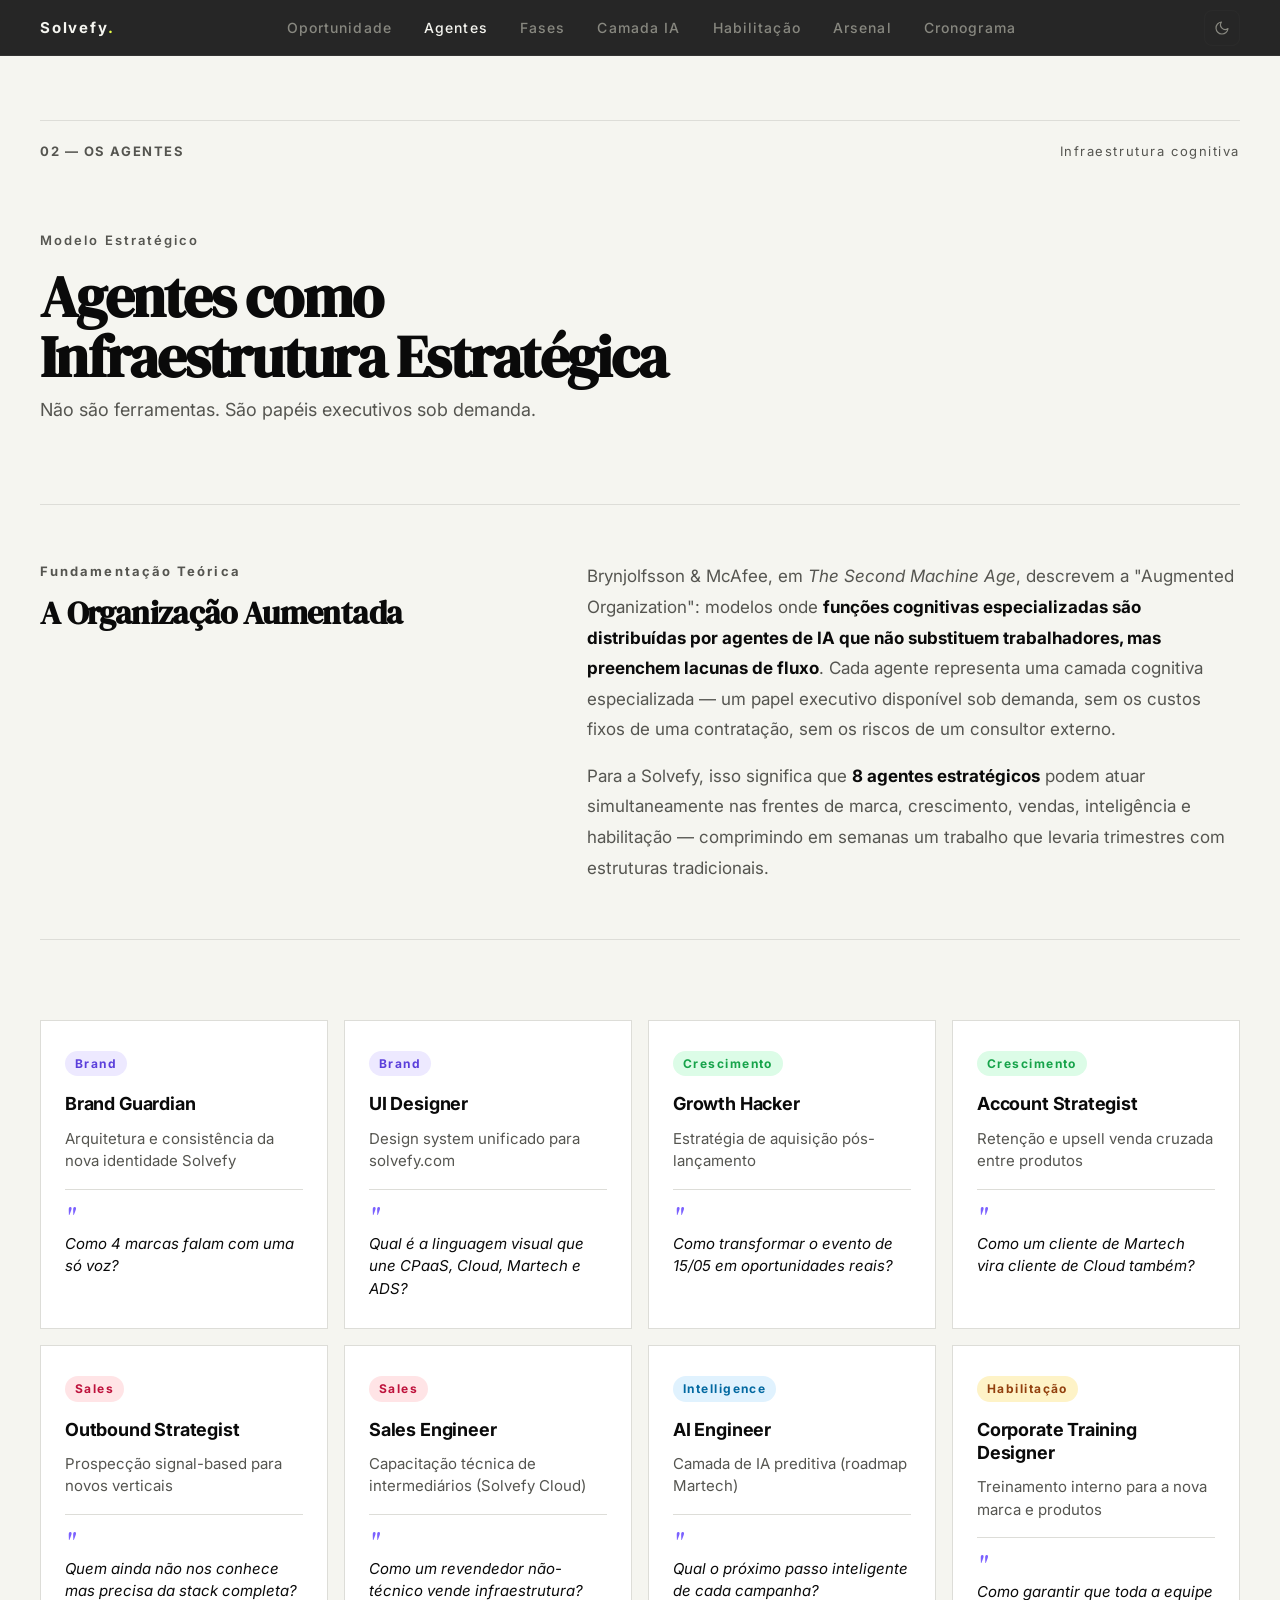
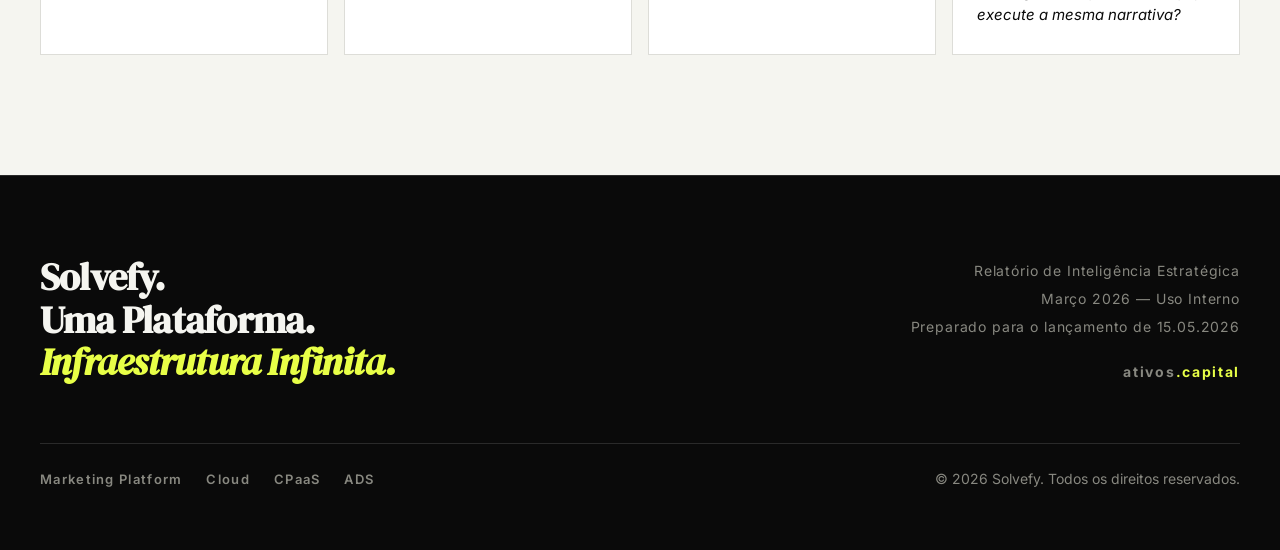
<file: agentes.html>
<!DOCTYPE html>
<html lang="pt-BR">
<head>
  <meta charset="UTF-8">
  <meta name="viewport" content="width=device-width, initial-scale=1.0">
  <title>Solvefy — Os Agentes</title>
  <link rel="preconnect" href="https://fonts.googleapis.com">
  <link rel="preconnect" href="https://fonts.gstatic.com" crossorigin>
  <link href="https://fonts.googleapis.com/css2?family=Inter:wght@300;400;500;600;700&family=DM+Serif+Display:ital@0;1&display=swap" rel="stylesheet">
  <link rel="stylesheet" href="theme.css">
  <script src="theme.js"></script>
  <style>
    *, *::before, *::after {
      box-sizing: border-box;
      margin: 0;
      padding: 0;
    }

    :root {
      --bg-dark: #0A0A0A;
      --bg-card: #141414;
      --bg-muted: #1A1A1A;
      --bg-light: #F5F5F0;
      --text-primary: #F5F5F0;
      --text-dark: #0A0A0A;
      --text-muted: #888880;
      --text-muted-dark: #555550;
      --accent: #E8FF47;
      --violet: #7B61FF;
      --rule: #2A2A2A;
      --rule-light: #DDDDD8;
      --font-sans: 'Inter', system-ui, -apple-system, sans-serif;
      --font-display: 'DM Serif Display', 'Georgia', serif;
    }

    html {
      scroll-behavior: smooth;
      font-size: 18px;
    }


    body {
      background-color: var(--bg-dark);
      color: var(--text-primary);
      font-family: var(--font-sans);
      font-size: 17px;
      line-height: 1.6;
      -webkit-font-smoothing: antialiased;
      -moz-osx-font-smoothing: grayscale;
    }

    /* ─── FLOATING NAV ─────────────────────────────────────────── */

    .nav {
      position: fixed;
      top: 0;
      left: 0;
      right: 0;
      z-index: 100;
      padding: 0 40px;
      height: 56px;
      display: flex;
      align-items: center;
      justify-content: space-between;
      background: rgba(10, 10, 10, 0.88);
      backdrop-filter: blur(12px);
      -webkit-backdrop-filter: blur(12px);
      border-bottom: 1px solid rgba(255, 255, 255, 0.06);
      transition: background 0.3s ease;
    }

    .nav-logo {
      font-family: var(--font-sans);
      font-weight: 700;
      font-size: 15px;
      letter-spacing: 0.12em;
      text-transform: uppercaso;
      color: var(--text-primary);
      text-decoration: none;
    }

    .nav-logo span {
      color: var(--accent);
    }

    .nav-links {
      display: flex;
      gap: 32px;
      list-style: none;
    }

    .nav-links a {
      font-size: 14px;
      font-weight: 500;
      letter-spacing: 0.08em;
      text-transform: uppercaso;
      color: var(--text-muted);
      text-decoration: none;
      transition: color 0.2s;
    }

    .nav-links a:hover {
      color: var(--text-primary);
    }

    /* ─── UTILITIES ────────────────────────────────────────────── */

    .container {
      max-width: 1280px;
      margin: 0 auto;
      padding: 0 40px;
    }

    .rule {
      border: none;
      border-top: 1px solid var(--rule);
      margin: 0;
    }

    .rule--light {
      border-top-color: var(--rule-light);
    }

    .eyebrow {
      font-size: 13px;
      font-weight: 600;
      letter-spacing: 0.16em;
      text-transform: uppercaso;
      color: var(--text-muted);
    }

    .eyebrow--light {
      color: var(--text-muted-dark);
    }

    .badge {
      display: inline-block;
      font-size: 12px;
      font-weight: 700;
      letter-spacing: 0.12em;
      text-transform: uppercaso;
      padding: 3px 10px;
      border-radius: 100px;
      line-height: 1.6;
    }

    .badge--marca    { background: #1A1A2E; color: #7B61FF; }
    .badge--growth   { background: #1A2E1A; color: #4ADE80; }
    .badge--sales    { background: #2E1A1A; color: #FB7185; }
    .badge--intel    { background: #1A2430; color: #38BDF8; }
    .badge--enable   { background: #2A1A1A; color: #FBBF24; }

    /* Light section badge variants */
    .light .badge--marca    { background: #EDE9FF; color: #5B3FDB; }
    .light .badge--growth   { background: #DCFCE7; color: #16A34A; }
    .light .badge--sales    { background: #FFE4E6; color: #BE123C; }
    .light .badge--intel    { background: #E0F2FE; color: #0369A1; }
    .light .badge--enable   { background: #FEF3C7; color: #92400E; }

    /* ─── ANIMATION ────────────────────────────────────────────── */

    .fade-up {
      opacity: 0;
      transform: translateY(28px);
      transition: opacity 0.7s cubic-bezier(0.22, 1, 0.36, 1),
                  transform 0.7s cubic-bezier(0.22, 1, 0.36, 1);
    }

    .fade-up.visible {
      opacity: 1;
      transform: translateY(0);
    }

    .fade-up--delay-1 { transition-delay: 0.1s; }
    .fade-up--delay-2 { transition-delay: 0.2s; }
    .fade-up--delay-3 { transition-delay: 0.3s; }
    .fade-up--delay-4 { transition-delay: 0.4s; }
    .fade-up--delay-5 { transition-delay: 0.5s; }

    /* ─── SECTION 1: HERO ──────────────────────────────────────── */

    .hero {
      min-height: 100vh;
      background: var(--bg-dark);
      display: flex;
      flex-direction: column;
      justify-content: flex-end;
      padding-bottom: 80px;
      padding-top: 80px;
      position: relative;
      overflow: hidden;
    }

    .hero-grid-bg {
      position: absolute;
      inset: 0;
      background-image:
        linear-gradient(rgba(255,255,255,0.025) 1px, transparent 1px),
        linear-gradient(90deg, rgba(255,255,255,0.025) 1px, transparent 1px);
      background-size: 80px 80px;
      pointer-events: none;
    }

    .hero-gradient {
      position: absolute;
      bottom: 0;
      left: 0;
      right: 0;
      height: 60%;
      background: linear-gradient(to top, var(--bg-dark), transparent);
      pointer-events: none;
    }

    .hero-content {
      position: relative;
      z-index: 1;
    }

    .hero-eyebrow {
      font-size: 13px;
      font-weight: 600;
      letter-spacing: 0.2em;
      text-transform: uppercaso;
      color: var(--text-muted);
      margin-bottom: 40px;
      display: flex;
      align-items: center;
      gap: 16px;
    }

    .hero-eyebrow::before {
      content: '';
      display: block;
      width: 32px;
      height: 1px;
      background: var(--text-muted);
    }

    .hero-year {
      font-family: var(--font-display);
      font-size: clamp(115px, 14vw, 230px);
      line-height: 0.85;
      letter-spacing: -0.04em;
      color: var(--text-primary);
      margin-bottom: 32px;
    }

    .hero-headline {
      font-family: var(--font-display);
      font-size: clamp(41px, 5.5vw, 83px);
      line-height: 1.05;
      letter-spacing: -0.03em;
      color: var(--text-primary);
      margin-bottom: 20px;
      max-width: 760px;
    }

    .hero-headline em {
      color: var(--accent);
      font-style: italic;
    }

    .hero-subhead {
      font-size: 18px;
      font-weight: 400;
      color: var(--text-muted);
      max-width: 560px;
      line-height: 1.7;
      margin-bottom: 56px;
    }

    .hero-meta {
      display: flex;
      align-items: center;
      gap: 40px;
      padding-top: 32px;
      border-top: 1px solid var(--rule);
    }

    .hero-meta-date {
      font-size: 15px;
      font-weight: 500;
      letter-spacing: 0.08em;
      color: var(--text-muted);
    }

    .hero-meta-tag {
      font-size: 13px;
      font-weight: 700;
      letter-spacing: 0.14em;
      text-transform: uppercaso;
      color: var(--accent);
      background: rgba(232, 255, 71, 0.1);
      padding: 4px 12px;
      border-radius: 100px;
    }

    /* ─── SECTION 2: THE OPPORTUNITY ───────────────────────────── */

    .opportunity {
      background: var(--bg-dark);
      padding: 120px 0;
      border-top: 1px solid var(--rule);
    }

    .opportunity-stats {
      display: grid;
      grid-template-columns: repeat(3, 1fr);
      gap: 0;
      margin-bottom: 80px;
      border: 1px solid var(--rule);
    }

    .stat-block {
      padding: 56px 48px;
      border-right: 1px solid var(--rule);
    }

    .stat-block:last-child {
      border-right: none;
    }

    .stat-number {
      font-family: var(--font-display);
      font-size: clamp(64px, 7vw, 110px);
      line-height: 0.9;
      letter-spacing: -0.03em;
      color: var(--accent);
      margin-bottom: 20px;
    }

    .stat-label {
      font-size: 16px;
      color: var(--text-muted);
      line-height: 1.6;
      max-width: 220px;
    }

    .opportunity-narrative {
      display: grid;
      grid-template-columns: 1fr 1fr;
      gap: 80px;
      align-items: start;
    }

    .opportunity-narrative p {
      font-size: 18px;
      line-height: 1.8;
      color: var(--text-muted);
    }

    .opportunity-narrative p strong {
      color: var(--text-primary);
      font-weight: 600;
    }

    .opportunity-quote {
      border-left: 2px solid var(--accent);
      padding-left: 24px;
    }

    .opportunity-quote p {
      font-size: 17px;
      font-style: italic;
      color: var(--text-muted);
      line-height: 1.7;
    }

    .opportunity-quote cite {
      display: block;
      margin-top: 12px;
      font-size: 14px;
      font-style: normal;
      font-weight: 600;
      letter-spacing: 0.08em;
      text-transform: uppercaso;
      color: var(--text-muted);
    }

    /* ─── SECTION 3: THE FRAMEWORK ──────────────────────────────── */

    .framework {
      background: var(--bg-light);
      color: var(--text-dark);
      padding: 120px 0;
    }

    .framework .eyebrow {
      color: var(--text-muted-dark);
    }

    .framework-header {
      margin-bottom: 80px;
    }

    .framework-headline {
      font-family: var(--font-display);
      font-size: clamp(41px, 4.5vw, 69px);
      line-height: 1.05;
      letter-spacing: -0.03em;
      color: var(--text-dark);
      margin-top: 16px;
      margin-bottom: 8px;
    }

    .framework-subhead {
      font-size: 18px;
      color: var(--text-muted-dark);
      font-weight: 400;
    }

    .framework-theory {
      display: grid;
      grid-template-columns: 5fr 7fr;
      gap: 80px;
      align-items: start;
      padding: 56px 0;
      border-top: 1px solid var(--rule-light);
      border-bottom: 1px solid var(--rule-light);
      margin-bottom: 80px;
    }

    .framework-theory-label {
      font-size: 13px;
      font-weight: 700;
      letter-spacing: 0.16em;
      text-transform: uppercaso;
      color: var(--text-muted-dark);
      margin-bottom: 12px;
    }

    .framework-theory-title {
      font-family: var(--font-display);
      font-size: 32px;
      line-height: 1.2;
      letter-spacing: -0.02em;
      color: var(--text-dark);
    }

    .framework-theory-body {
      font-size: 17px;
      line-height: 1.8;
      color: var(--text-muted-dark);
    }

    .framework-theory-body strong {
      color: var(--text-dark);
    }

    .agents-grid {
      display: grid;
      grid-template-columns: repeat(4, 1fr);
      gap: 16px;
    }

    .agent-card {
      background: white;
      border: 1px solid var(--rule-light);
      padding: 28px 24px;
      position: relative;
      cursor: default;
      transition: transform 0.25s cubic-bezier(0.22, 1, 0.36, 1),
                  box-shadow 0.25s cubic-bezier(0.22, 1, 0.36, 1),
                  background 0.25s ease;
      overflow: hidden;
    }

    .agent-card::after {
      content: '';
      position: absolute;
      bottom: 0;
      left: 0;
      right: 0;
      height: 2px;
      background: var(--accent);
      transform: scaleX(0);
      transform-origin: left;
      transition: transform 0.3s cubic-bezier(0.22, 1, 0.36, 1);
    }

    .agent-card:hover {
      transform: translateY(-4px);
      box-shadow: 0 16px 40px rgba(0, 0, 0, 0.12);
    }

    .agent-card:hover::after {
      transform: scaleX(1);
    }

    .agent-card:hover .agent-description {
      opacity: 1;
      transform: translateY(0);
    }

    .agent-card-top {
      margin-bottom: 16px;
    }

    .agent-name {
      font-size: 18px;
      font-weight: 700;
      letter-spacing: -0.01em;
      color: var(--text-dark);
      margin-bottom: 10px;
      line-height: 1.3;
    }

    .agent-role {
      font-size: 15px;
      color: var(--text-muted-dark);
      line-height: 1.5;
      margin-top: 12px;
    }

    .agent-question {
      font-size: 15px;
      font-style: italic;
      color: var(--text-dark);
      line-height: 1.5;
      padding-top: 16px;
      border-top: 1px solid var(--rule-light);
      margin-top: 16px;
    }

    .agent-question::before {
      content: '"';
      font-family: var(--font-display);
      font-size: 23px;
      color: var(--violet);
      line-height: 1;
      display: block;
      margin-bottom: 4px;
    }

    .agent-description {
      font-size: 14px;
      color: var(--text-muted-dark);
      opacity: 0;
      transform: translateY(6px);
      transition: opacity 0.3s ease, transform 0.3s ease;
      transition-delay: 0.05s;
    }

    /* ─── SECTION 4: TIMELINE ───────────────────────────────────── */

    .timeline-section {
      background: var(--bg-dark);
      padding: 120px 0;
      border-top: 1px solid var(--rule);
    }

    .timeline-header {
      margin-bottom: 80px;
    }

    .section-headline {
      font-family: var(--font-display);
      font-size: clamp(41px, 4.5vw, 69px);
      line-height: 1.05;
      letter-spacing: -0.03em;
      color: var(--text-primary);
      margin-top: 16px;
    }

    .timeline {
      display: grid;
      grid-template-columns: repeat(3, 1fr);
      gap: 0;
      border: 1px solid var(--rule);
    }

    .phase {
      padding: 56px 40px;
      border-right: 1px solid var(--rule);
      position: relative;
    }

    .phase:last-child {
      border-right: none;
    }

    .phase-number {
      font-size: 13px;
      font-weight: 700;
      letter-spacing: 0.14em;
      text-transform: uppercaso;
      color: var(--text-muted);
      margin-bottom: 8px;
    }

    .phase-title {
      font-family: var(--font-display);
      font-size: 32px;
      line-height: 1.1;
      letter-spacing: -0.02em;
      color: var(--text-primary);
      margin-bottom: 6px;
    }

    .phase-period {
      font-size: 14px;
      font-weight: 500;
      letter-spacing: 0.06em;
      color: var(--accent);
      margin-bottom: 32px;
    }

    .phase-agents {
      display: flex;
      flex-wrap: wrap;
      gap: 6px;
      margin-bottom: 28px;
    }

    .phase-agent-tag {
      font-size: 13px;
      font-weight: 600;
      letter-spacing: 0.06em;
      background: var(--bg-muted);
      color: var(--text-muted);
      padding: 4px 10px;
      border-radius: 4px;
    }

    .phase-actions {
      list-style: none;
      margin-bottom: 40px;
    }

    .phase-actions li {
      font-size: 16px;
      color: var(--text-muted);
      padding: 10px 0;
      border-bottom: 1px solid var(--rule);
      display: flex;
      align-items: flex-start;
      gap: 10px;
      line-height: 1.5;
    }

    .phase-actions li::before {
      content: '→';
      color: var(--accent);
      font-size: 14px;
      margin-top: 2px;
      flex-shrink: 0;
    }

    .phase-metric {
      background: var(--bg-muted);
      padding: 20px 24px;
      border-left: 2px solid var(--accent);
    }

    .phase-metric-number {
      font-family: var(--font-display);
      font-size: 46px;
      line-height: 1;
      letter-spacing: -0.02em;
      color: var(--accent);
      margin-bottom: 6px;
    }

    .phase-metric-label {
      font-size: 15px;
      color: var(--text-muted);
      line-height: 1.4;
    }

    /* ─── SECTION 5: AI LAYER ───────────────────────────────────── */

    .ai-layer {
      background: var(--accent);
      padding: 120px 0;
    }

    .ai-layer-headline {
      font-family: var(--font-display);
      font-size: clamp(46px, 6vw, 92px);
      line-height: 1.0;
      letter-spacing: -0.04em;
      color: var(--bg-dark);
      margin-bottom: 80px;
      max-width: 800px;
    }

    .ai-columns {
      display: grid;
      grid-template-columns: repeat(4, 1fr);
      gap: 0;
      border-top: 1px solid rgba(0,0,0,0.15);
    }

    .ai-col {
      padding: 48px 32px;
      border-right: 1px solid rgba(0,0,0,0.12);
    }

    .ai-col:last-child {
      border-right: none;
    }

    .ai-col-product {
      font-size: 13px;
      font-weight: 800;
      letter-spacing: 0.16em;
      text-transform: uppercaso;
      color: rgba(10, 10, 10, 0.5);
      margin-bottom: 10px;
    }

    .ai-col-name {
      font-size: 21px;
      font-weight: 700;
      letter-spacing: -0.02em;
      color: var(--bg-dark);
      margin-bottom: 20px;
      line-height: 1.2;
    }

    .ai-col-description {
      font-size: 16px;
      color: rgba(10, 10, 10, 0.65);
      line-height: 1.7;
    }

    .ai-reference {
      margin-top: 80px;
      padding-top: 32px;
      border-top: 1px solid rgba(0,0,0,0.15);
      display: flex;
      gap: 24px;
      align-items: flex-start;
    }

    .ai-reference-bar {
      width: 2px;
      height: 48px;
      background: var(--bg-dark);
      flex-shrink: 0;
      margin-top: 4px;
    }

    .ai-reference-text {
      font-size: 16px;
      font-style: italic;
      color: rgba(10, 10, 10, 0.6);
      line-height: 1.7;
    }

    .ai-reference-text strong {
      color: var(--bg-dark);
      font-style: normal;
    }

    /* ─── SECTION 6: EDUCATION ──────────────────────────────────── */

    .education {
      background: var(--bg-dark);
      padding: 120px 0;
      border-top: 1px solid var(--rule);
    }

    .education-header {
      margin-bottom: 80px;
    }

    .education-grid {
      display: grid;
      grid-template-columns: 1fr 1fr;
      gap: 80px;
      align-items: start;
    }

    .education-problem-label {
      font-size: 13px;
      font-weight: 700;
      letter-spacing: 0.14em;
      text-transform: uppercaso;
      color: #FB7185;
      margin-bottom: 16px;
    }

    .education-solution-label {
      font-size: 13px;
      font-weight: 700;
      letter-spacing: 0.14em;
      text-transform: uppercaso;
      color: #4ADE80;
      margin-bottom: 16px;
    }

    .education-text {
      font-size: 17px;
      color: var(--text-muted);
      line-height: 1.8;
    }

    .education-text strong {
      color: var(--text-primary);
    }

    .habilitação-layers {
      margin-top: 32px;
      display: flex;
      flex-direction: column;
      gap: 0;
    }

    .habilitação-layer {
      padding: 24px 0;
      border-bottom: 1px solid var(--rule);
      display: grid;
      grid-template-columns: 80px 1fr;
      gap: 24px;
      align-items: center;
    }

    .habilitação-layer:first-child {
      border-top: 1px solid var(--rule);
    }

    .layer-number {
      font-family: var(--font-display);
      font-size: 55px;
      line-height: 1;
      letter-spacing: -0.03em;
      color: var(--rule);
    }

    .layer-content {}

    .layer-title {
      font-size: 17px;
      font-weight: 700;
      color: var(--text-primary);
      margin-bottom: 4px;
    }

    .layer-desc {
      font-size: 15px;
      color: var(--text-muted);
      line-height: 1.6;
    }

    /* ─── SECTION 7: FOOTER ─────────────────────────────────────── */

    .footer {
      background: var(--bg-dark);
      padding: 80px 0 60px;
      border-top: 1px solid var(--rule);
    }

    .footer-inner {
      display: grid;
      grid-template-columns: 1fr 1fr;
      gap: 40px;
      align-items: end;
    }

    .footer-tagline {
      font-family: var(--font-display);
      font-size: clamp(28px, 3vw, 46px);
      line-height: 1.1;
      letter-spacing: -0.02em;
      color: var(--text-primary);
    }

    .footer-tagline em {
      color: var(--accent);
      font-style: italic;
    }

    .footer-meta {
      text-align: right;
    }

    .footer-meta-line {
      font-size: 14px;
      color: var(--text-muted);
      letter-spacing: 0.06em;
      line-height: 2;
    }

    .footer-meta-marca {
      font-size: 14px;
      font-weight: 700;
      letter-spacing: 0.12em;
      text-transform: uppercaso;
      color: var(--text-muted);
      margin-top: 8px;
    }

    .footer-meta-marca span {
      color: var(--accent);
    }

    .footer-bottom {
      margin-top: 60px;
      padding-top: 24px;
      border-top: 1px solid var(--rule);
      display: flex;
      justify-content: space-between;
      align-items: center;
    }

    .footer-products {
      display: flex;
      gap: 24px;
    }

    .footer-product {
      font-size: 13px;
      font-weight: 600;
      letter-spacing: 0.1em;
      text-transform: uppercaso;
      color: var(--text-muted);
    }

    .footer-copy {
      font-size: 14px;
      color: var(--text-muted);
    }

    /* ─── DIVIDERS ──────────────────────────────────────────────── */

    .section-divider {
      padding: 20px 40px;
      border-top: 1px solid var(--rule);
      display: flex;
      align-items: center;
      justify-content: space-between;
    }

    .section-divider--light {
      border-top-color: var(--rule-light);
    }

    .section-number {
      font-size: 13px;
      font-weight: 700;
      letter-spacing: 0.12em;
      color: var(--text-muted);
    }

    .section-number--light {
      color: var(--text-muted-dark);
    }

    /* ─── RESPONSIVE ────────────────────────────────────────────── */

    @media (max-width: 1024px) {
      .container { padding: 0 24px; }
      .nav { padding: 0 24px; }
      .nav-links { gap: 20px; }
      .agents-grid { grid-template-columns: repeat(2, 1fr); }
      .ai-columns { grid-template-columns: repeat(2, 1fr); }
      .ai-col:nth-child(2) { border-right: none; }
      .ai-col:nth-child(3) { border-top: 1px solid rgba(0,0,0,0.12); }
      .ai-col:nth-child(4) { border-top: 1px solid rgba(0,0,0,0.12); }
    }

    @media (max-width: 768px) {
      .container { padding: 0 20px; }
      .nav { padding: 0 20px; }
      .nav-links { display: none; }

      .hero { padding-bottom: 60px; min-height: 100svh; }

      .opportunity-stats { grid-template-columns: 1fr; }
      .stat-block { border-right: none; border-bottom: 1px solid var(--rule); }
      .stat-block:last-child { border-bottom: none; }

      .opportunity-narrative { grid-template-columns: 1fr; gap: 40px; }

      .framework-theory { grid-template-columns: 1fr; gap: 32px; }

      .agents-grid { grid-template-columns: 1fr; }

      .timeline { grid-template-columns: 1fr; }
      .phase { border-right: none; border-bottom: 1px solid var(--rule); }
      .phase:last-child { border-bottom: none; }

      .ai-columns { grid-template-columns: 1fr; }
      .ai-col { border-right: none; border-bottom: 1px solid rgba(0,0,0,0.12); }
      .ai-col:last-child { border-bottom: none; }

      .education-grid { grid-template-columns: 1fr; gap: 48px; }

      .footer-inner { grid-template-columns: 1fr; gap: 32px; }
      .footer-meta { text-align: left; }
      .footer-bottom { flex-direction: column; gap: 16px; align-items: flex-start; }
      .footer-products { flex-wrap: wrap; gap: 16px; }
    }

    /* ─── PRINT ─────────────────────────────────────────────────── */

    @media print {
      .nav { display: none; }
      .fade-up { opacity: 1; transform: none; }
      .hero-grid-bg { display: none; }

  
    body { background: white; color: #0A0A0A; }
      .hero, .opportunity, .timeline-section, .education, .footer {
        background: white !important;
        color: #0A0A0A !important;
      }
      .framework { background: #F5F5F0; }
      .ai-layer { background: #F0F0E8; }

      .hero-year, .stat-number, .phase-metric-number, .ai-layer-headline {
        color: #0A0A0A !important;
      }

      .text-muted, .eyebrow, .hero-eyebrow, .stat-label,
      .opportunity-narrative p, .phase-actions li,
      .education-text, .footer-meta-line {
        color: #555 !important;
      }

      .rule, .rule--light { border-color: #DDD; }

      .agent-card { box-shadow: none; border: 1px solid #DDD; }
      .phase { border-color: #DDD; }
    }
  </style>
</head>
<body>

  <nav class="nav" role="navigation" aria-label="Navegação principal">
    <a href="index.html" class="nav-logo">Solvefy<span>.</span></a>
    <ul class="nav-links">
      <li><a href="oportunidade.html">Oportunidade</a></li>
      <li><a href="agentes.html" style="color: var(--text-primary);">Agentes</a></li>
      <li><a href="fases.html">Fases</a></li>
      <li><a href="ia.html">Camada IA</a></li>
      <li><a href="habilitacao.html">Habilitação</a></li>
      <li><a href="arsenal.html">Arsenal</a></li>
      <li><a href="cronograma.html">Cronograma</a></li>
    </ul>
  <button class="theme-toggle" onclick="toggleTheme()" aria-label="Alternar tema" title="Alternar tema">
      <svg class="icon-moon" viewBox="0 0 24 24"><path d="M21 12.79A9 9 0 1 1 11.21 3 7 7 0 0 0 21 12.79z"/></svg>
      <svg class="icon-sun" viewBox="0 0 24 24"><circle cx="12" cy="12" r="5"/><line x1="12" y1="1" x2="12" y2="3"/><line x1="12" y1="21" x2="12" y2="23"/><line x1="4.22" y1="4.22" x2="5.64" y2="5.64"/><line x1="18.36" y1="18.36" x2="19.78" y2="19.78"/><line x1="1" y1="12" x2="3" y2="12"/><line x1="21" y1="12" x2="23" y2="12"/><line x1="4.22" y1="19.78" x2="5.64" y2="18.36"/><line x1="18.36" y1="5.64" x2="19.78" y2="4.22"/></svg>
    </button>
  </nav>


  <section id="framework" class="framework light" aria-labelledby="framework-heading">

    <div class="container">
      <div class="section-divider section-divider--light" style="padding-left:0; padding-right:0; margin-bottom: 48px;">
        <span class="section-number section-number--light">02 — OS AGENTES</span>
        <span class="section-number section-number--light" style="font-weight:400;">Infraestrutura cognitiva</span>
      </div>

      <div class="framework-header">
        <p class="eyebrow eyebrow--light">Modelo Estratégico</p>
        <h2 class="framework-headline fade-up" id="framework-heading">Agentes como<br>Infraestrutura Estratégica</h2>
        <p class="framework-subhead fade-up fade-up--delay-1">Não são ferramentas. São papéis executivos sob demanda.</p>
      </div>

      <div class="framework-theory fade-up">
        <div>
          <p class="framework-theory-label">Fundamentação Teórica</p>
          <h3 class="framework-theory-title">A Organização Aumentada</h3>
        </div>
        <div class="framework-theory-body">
          <p>
            Brynjolfsson &amp; McAfee, em <em>The Second Machine Age</em>, descrevem a "Augmented Organization": modelos onde <strong>funções cognitivas especializadas são distribuídas por agentes de IA que não substituem trabalhadores, mas preenchem lacunas de fluxo</strong>. Cada agente representa uma camada cognitiva especializada — um papel executivo disponível sob demanda, sem os custos fixos de uma contratação, sem os riscos de um consultor externo.
          </p>
          <p style="margin-top: 16px;">
            Para a Solvefy, isso significa que <strong>8 agentes estratégicos</strong> podem atuar simultaneamente nas frentes de marca, crescimento, vendas, inteligência e habilitação — comprimindo em semanas um trabalho que levaria trimestres com estruturas tradicionais.
          </p>
        </div>
      </div>

      <div class="agents-grid" role="list">

        <!-- BRAND GUARDIAN -->
        <article class="agent-card fade-up" role="listitem" aria-label="Agente Brand Guardian">
          <div class="agent-card-top">
            <span class="badge badge--marca">Brand</span>
          </div>
          <h3 class="agent-name">Brand Guardian</h3>
          <p class="agent-role">Arquitetura e consistência da nova identidade Solvefy</p>
          <p class="agent-question">Como 4 marcas falam com uma só voz?</p>
        </article>

        <!-- UI DESIGNER -->
        <article class="agent-card fade-up fade-up--delay-1" role="listitem" aria-label="Agente UI Designer">
          <div class="agent-card-top">
            <span class="badge badge--marca">Brand</span>
          </div>
          <h3 class="agent-name">UI Designer</h3>
          <p class="agent-role">Design system unificado para solvefy.com</p>
          <p class="agent-question">Qual é a linguagem visual que une CPaaS, Cloud, Martech e ADS?</p>
        </article>

        <!-- GROWTH HACKER -->
        <article class="agent-card fade-up fade-up--delay-2" role="listitem" aria-label="Agente Growth Hacker">
          <div class="agent-card-top">
            <span class="badge badge--growth">Crescimento</span>
          </div>
          <h3 class="agent-name">Growth Hacker</h3>
          <p class="agent-role">Estratégia de aquisição pós-lançamento</p>
          <p class="agent-question">Como transformar o evento de 15/05 em oportunidades reais?</p>
        </article>

        <!-- ACCOUNT STRATEGIST -->
        <article class="agent-card fade-up fade-up--delay-3" role="listitem" aria-label="Agente Account Strategist">
          <div class="agent-card-top">
            <span class="badge badge--growth">Crescimento</span>
          </div>
          <h3 class="agent-name">Account Strategist</h3>
          <p class="agent-role">Retenção e upsell venda cruzada entre produtos</p>
          <p class="agent-question">Como um cliente de Martech vira cliente de Cloud também?</p>
        </article>

        <!-- OUTBOUND STRATEGIST -->
        <article class="agent-card fade-up fade-up--delay-1" role="listitem" aria-label="Agente Outbound Strategist">
          <div class="agent-card-top">
            <span class="badge badge--sales">Sales</span>
          </div>
          <h3 class="agent-name">Outbound Strategist</h3>
          <p class="agent-role">Prospecção signal-based para novos verticais</p>
          <p class="agent-question">Quem ainda não nos conhece mas precisa da stack completa?</p>
        </article>

        <!-- SALES ENGINEER -->
        <article class="agent-card fade-up fade-up--delay-2" role="listitem" aria-label="Agente Sales Engineer">
          <div class="agent-card-top">
            <span class="badge badge--sales">Sales</span>
          </div>
          <h3 class="agent-name">Sales Engineer</h3>
          <p class="agent-role">Capacitação técnica de intermediários (Solvefy Cloud)</p>
          <p class="agent-question">Como um revendedor não-técnico vende infraestrutura?</p>
        </article>

        <!-- AI ENGINEER -->
        <article class="agent-card fade-up fade-up--delay-3" role="listitem" aria-label="Agente AI Engineer">
          <div class="agent-card-top">
            <span class="badge badge--intel">Intelligence</span>
          </div>
          <h3 class="agent-name">AI Engineer</h3>
          <p class="agent-role">Camada de IA preditiva (roadmap Martech)</p>
          <p class="agent-question">Qual o próximo passo inteligente de cada campanha?</p>
        </article>

        <!-- CORPORATE TRAINING -->
        <article class="agent-card fade-up fade-up--delay-4" role="listitem" aria-label="Agente Corporate Training Designer">
          <div class="agent-card-top">
            <span class="badge badge--enable">Habilitação</span>
          </div>
          <h3 class="agent-name">Corporate Training Designer</h3>
          <p class="agent-role">Treinamento interno para a nova marca e produtos</p>
          <p class="agent-question">Como garantir que toda a equipe execute a mesma narrativa?</p>
        </article>

      </div>
    </div>

  </section>

    <footer class="footer" role="contentinfo">
    <div class="container">

      <div class="footer-inner fade-up">
        <h2 class="footer-tagline">
          Solvefy.<br>Uma Plataforma.<br><em>Infraestrutura Infinita.</em>
        </h2>
        <div class="footer-meta">
          <p class="footer-meta-line">Relatório de Inteligência Estratégica</p>
          <p class="footer-meta-line">Março 2026 — Uso Interno</p>
          <p class="footer-meta-line">Preparado para o lançamento de 15.05.2026</p>
          <p class="footer-meta-marca" style="margin-top: 20px;">ativos<span>.capital</span></p>
        </div>
      </div>

      <div class="footer-bottom">
        <div class="footer-products" role="list" aria-label="Produtos Solvefy">
          <span class="footer-product" role="listitem">Marketing Platform</span>
          <span class="footer-product" role="listitem">Cloud</span>
          <span class="footer-product" role="listitem">CPaaS</span>
          <span class="footer-product" role="listitem">ADS</span>
        </div>
        <p class="footer-copy">&copy; 2026 Solvefy. Todos os direitos reservados.</p>
      </div>

    </div>
  </footer>

    <script>
    (function () {
      'use strict';

      var elements = document.querySelectorAll('.fade-up');

      if (!elements.length) return;

      var observer = new IntersectionObserver(function (entries) {
        entries.forEach(function (entry) {
          if (entry.isIntersecting) {
            entry.target.classList.add('visible');
            observer.unobserve(entry.target);
          }
        });
      }, {
        threshold: 0.12,
        rootMargin: '0px 0px -40px 0px'
      });

      elements.forEach(function (el) {
        observer.observe(el);
      });

      // Hero elements visible immediately
      var heroElements = document.querySelectorAll('.hero .fade-up');
      heroElements.forEach(function (el) {
        el.classList.add('visible');
      });
    })();
  </script>


</body>
</html>
</file>
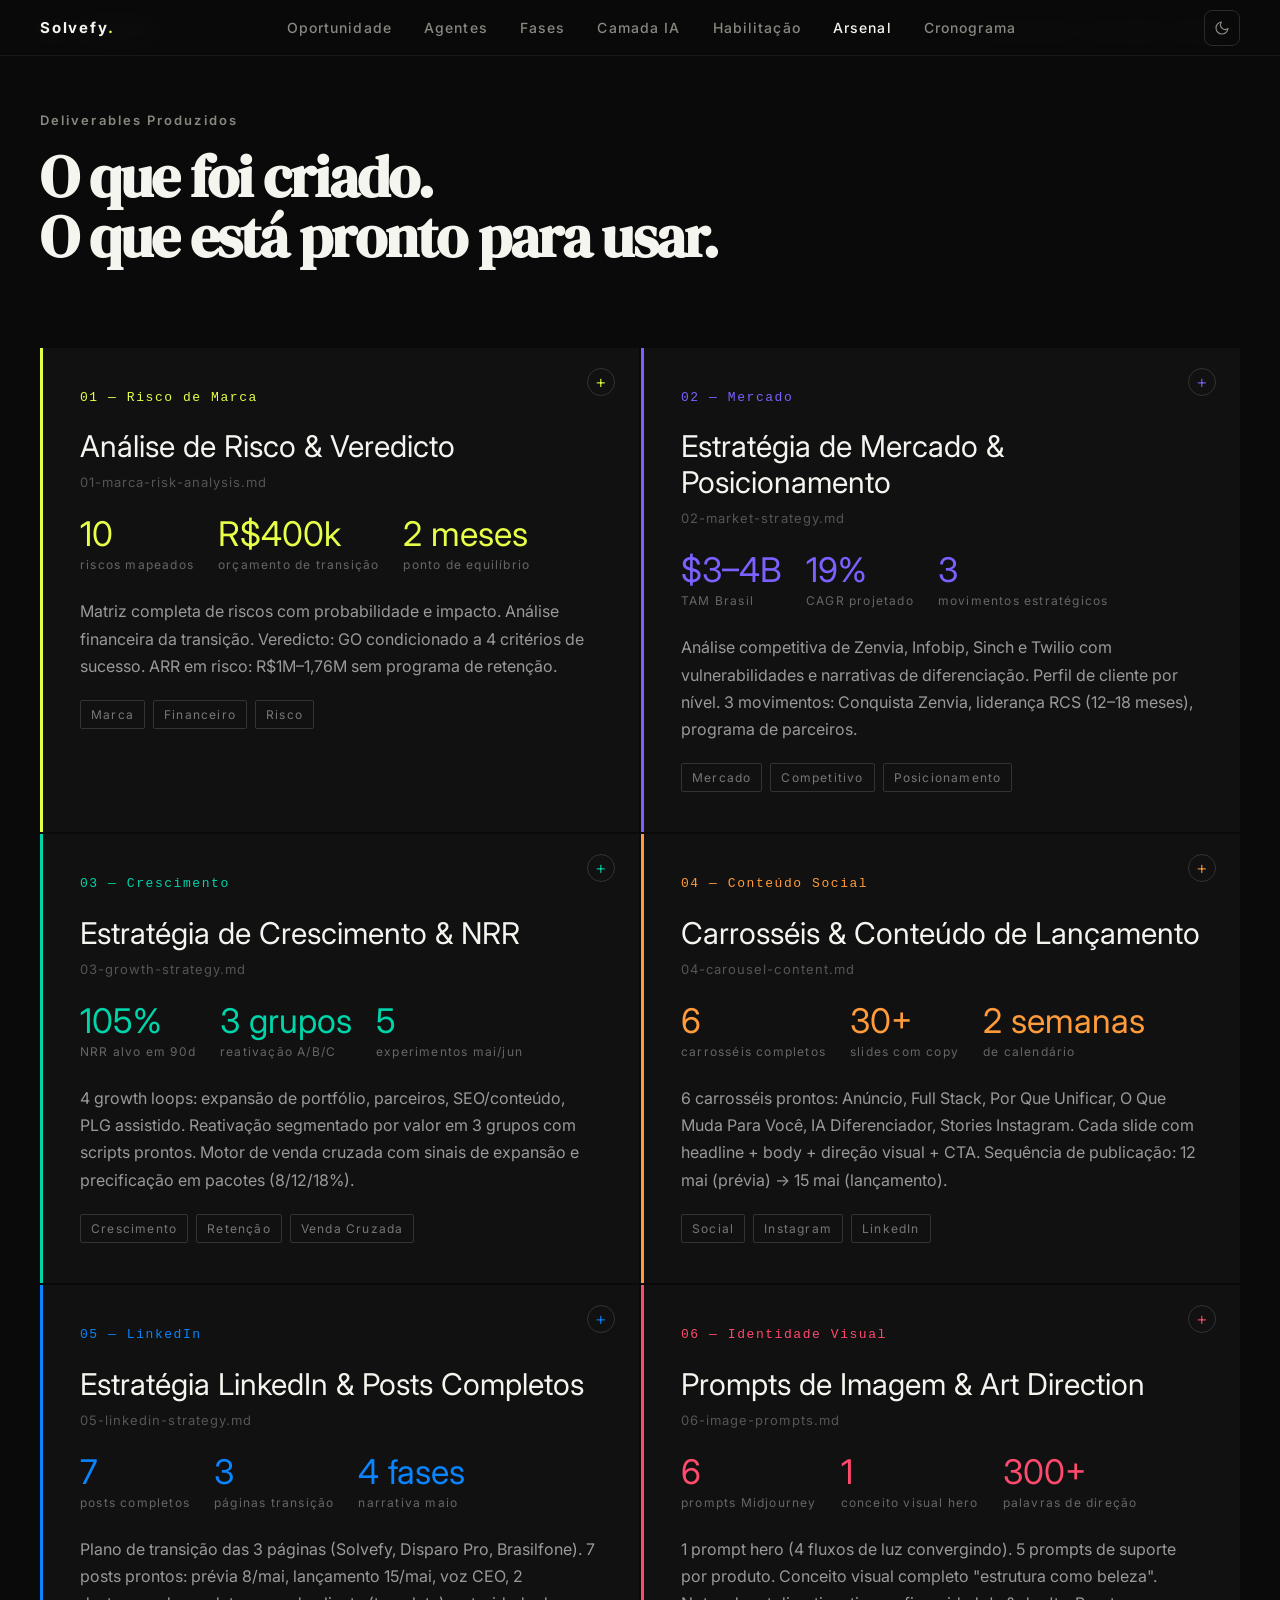
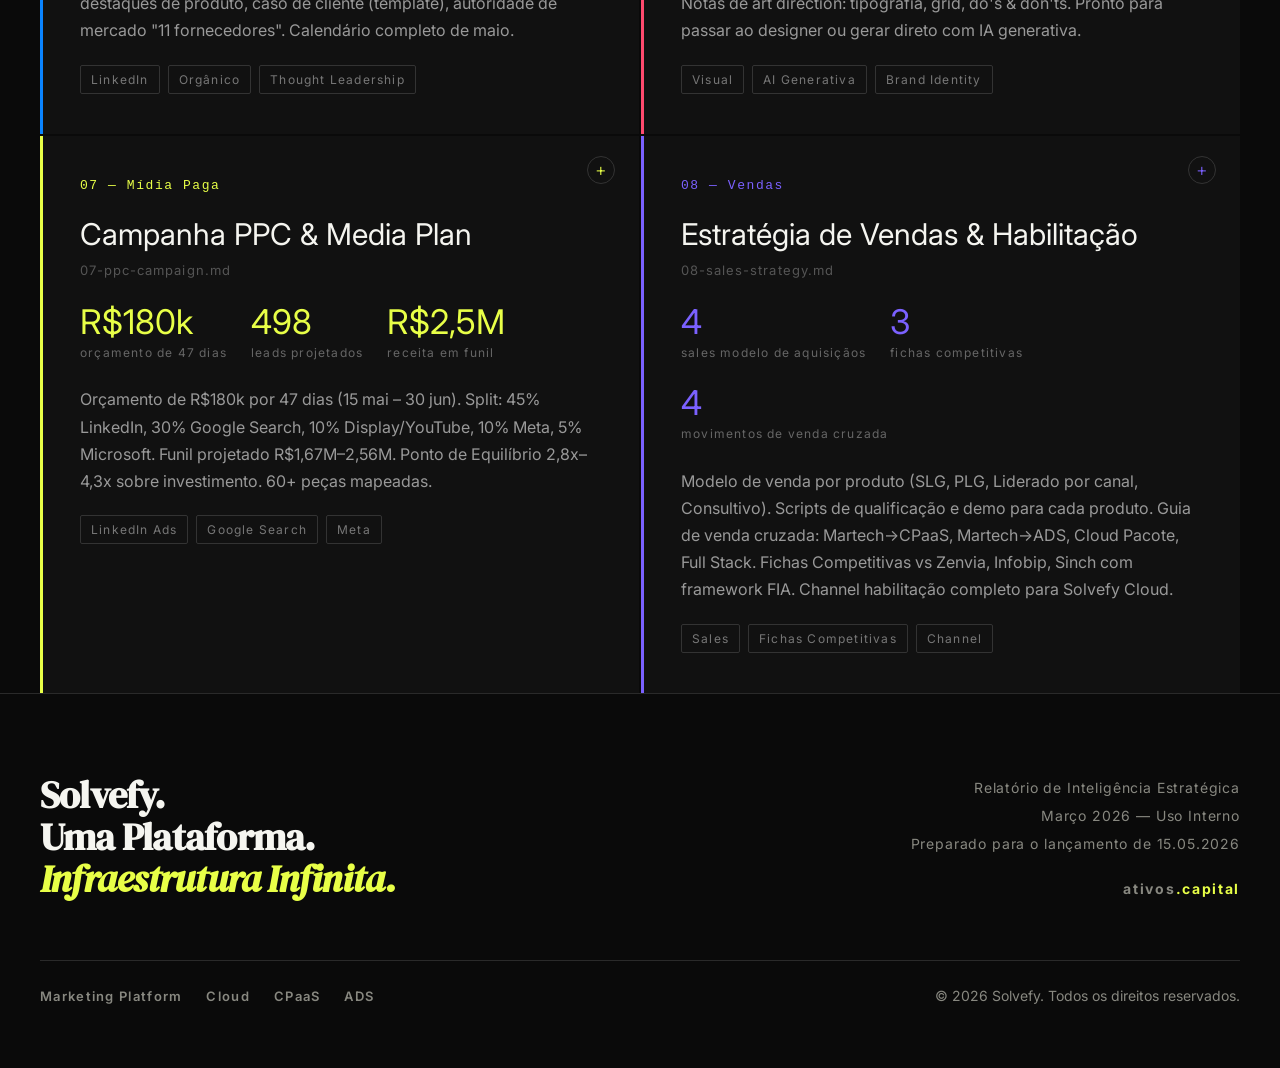
<file: arsenal.html>
<!DOCTYPE html>
<html lang="pt-BR">
<head>
  <meta charset="UTF-8">
  <meta name="viewport" content="width=device-width, initial-scale=1.0">
  <title>Solvefy — Arsenal</title>
  <link rel="preconnect" href="https://fonts.googleapis.com">
  <link rel="preconnect" href="https://fonts.gstatic.com" crossorigin>
  <link href="https://fonts.googleapis.com/css2?family=Inter:wght@300;400;500;600;700&family=DM+Serif+Display:ital@0;1&display=swap" rel="stylesheet">
  <link rel="stylesheet" href="theme.css">
  <script src="theme.js"></script>
  <style>
    *, *::before, *::after {
      box-sizing: border-box;
      margin: 0;
      padding: 0;
    }

    :root {
      --bg-dark: #0A0A0A;
      --bg-card: #141414;
      --bg-muted: #1A1A1A;
      --bg-light: #F5F5F0;
      --text-primary: #F5F5F0;
      --text-dark: #0A0A0A;
      --text-muted: #888880;
      --text-muted-dark: #555550;
      --accent: #E8FF47;
      --violet: #7B61FF;
      --rule: #2A2A2A;
      --rule-light: #DDDDD8;
      --font-sans: 'Inter', system-ui, -apple-system, sans-serif;
      --font-display: 'DM Serif Display', 'Georgia', serif;
    }

    html {
      scroll-behavior: smooth;
      font-size: 18px;
    }


    body {
      background-color: var(--bg-dark);
      color: var(--text-primary);
      font-family: var(--font-sans);
      font-size: 17px;
      line-height: 1.6;
      -webkit-font-smoothing: antialiased;
      -moz-osx-font-smoothing: grayscale;
    }

    /* ─── FLOATING NAV ─────────────────────────────────────────── */

    .nav {
      position: fixed;
      top: 0;
      left: 0;
      right: 0;
      z-index: 100;
      padding: 0 40px;
      height: 56px;
      display: flex;
      align-items: center;
      justify-content: space-between;
      background: rgba(10, 10, 10, 0.88);
      backdrop-filter: blur(12px);
      -webkit-backdrop-filter: blur(12px);
      border-bottom: 1px solid rgba(255, 255, 255, 0.06);
      transition: background 0.3s ease;
    }

    .nav-logo {
      font-family: var(--font-sans);
      font-weight: 700;
      font-size: 15px;
      letter-spacing: 0.12em;
      text-transform: uppercaso;
      color: var(--text-primary);
      text-decoration: none;
    }

    .nav-logo span {
      color: var(--accent);
    }

    .nav-links {
      display: flex;
      gap: 32px;
      list-style: none;
    }

    .nav-links a {
      font-size: 14px;
      font-weight: 500;
      letter-spacing: 0.08em;
      text-transform: uppercaso;
      color: var(--text-muted);
      text-decoration: none;
      transition: color 0.2s;
    }

    .nav-links a:hover {
      color: var(--text-primary);
    }

    /* ─── UTILITIES ────────────────────────────────────────────── */

    .container {
      max-width: 1280px;
      margin: 0 auto;
      padding: 0 40px;
    }

    .rule {
      border: none;
      border-top: 1px solid var(--rule);
      margin: 0;
    }

    .rule--light {
      border-top-color: var(--rule-light);
    }

    .eyebrow {
      font-size: 13px;
      font-weight: 600;
      letter-spacing: 0.16em;
      text-transform: uppercaso;
      color: var(--text-muted);
    }

    .eyebrow--light {
      color: var(--text-muted-dark);
    }

    .badge {
      display: inline-block;
      font-size: 12px;
      font-weight: 700;
      letter-spacing: 0.12em;
      text-transform: uppercaso;
      padding: 3px 10px;
      border-radius: 100px;
      line-height: 1.6;
    }

    .badge--marca    { background: #1A1A2E; color: #7B61FF; }
    .badge--growth   { background: #1A2E1A; color: #4ADE80; }
    .badge--sales    { background: #2E1A1A; color: #FB7185; }
    .badge--intel    { background: #1A2430; color: #38BDF8; }
    .badge--enable   { background: #2A1A1A; color: #FBBF24; }

    /* Light section badge variants */
    .light .badge--marca    { background: #EDE9FF; color: #5B3FDB; }
    .light .badge--growth   { background: #DCFCE7; color: #16A34A; }
    .light .badge--sales    { background: #FFE4E6; color: #BE123C; }
    .light .badge--intel    { background: #E0F2FE; color: #0369A1; }
    .light .badge--enable   { background: #FEF3C7; color: #92400E; }

    /* ─── ANIMATION ────────────────────────────────────────────── */

    .fade-up {
      opacity: 0;
      transform: translateY(28px);
      transition: opacity 0.7s cubic-bezier(0.22, 1, 0.36, 1),
                  transform 0.7s cubic-bezier(0.22, 1, 0.36, 1);
    }

    .fade-up.visible {
      opacity: 1;
      transform: translateY(0);
    }

    .fade-up--delay-1 { transition-delay: 0.1s; }
    .fade-up--delay-2 { transition-delay: 0.2s; }
    .fade-up--delay-3 { transition-delay: 0.3s; }
    .fade-up--delay-4 { transition-delay: 0.4s; }
    .fade-up--delay-5 { transition-delay: 0.5s; }

    /* ─── SECTION 1: HERO ──────────────────────────────────────── */

    .hero {
      min-height: 100vh;
      background: var(--bg-dark);
      display: flex;
      flex-direction: column;
      justify-content: flex-end;
      padding-bottom: 80px;
      padding-top: 80px;
      position: relative;
      overflow: hidden;
    }

    .hero-grid-bg {
      position: absolute;
      inset: 0;
      background-image:
        linear-gradient(rgba(255,255,255,0.025) 1px, transparent 1px),
        linear-gradient(90deg, rgba(255,255,255,0.025) 1px, transparent 1px);
      background-size: 80px 80px;
      pointer-events: none;
    }

    .hero-gradient {
      position: absolute;
      bottom: 0;
      left: 0;
      right: 0;
      height: 60%;
      background: linear-gradient(to top, var(--bg-dark), transparent);
      pointer-events: none;
    }

    .hero-content {
      position: relative;
      z-index: 1;
    }

    .hero-eyebrow {
      font-size: 13px;
      font-weight: 600;
      letter-spacing: 0.2em;
      text-transform: uppercaso;
      color: var(--text-muted);
      margin-bottom: 40px;
      display: flex;
      align-items: center;
      gap: 16px;
    }

    .hero-eyebrow::before {
      content: '';
      display: block;
      width: 32px;
      height: 1px;
      background: var(--text-muted);
    }

    .hero-year {
      font-family: var(--font-display);
      font-size: clamp(115px, 14vw, 230px);
      line-height: 0.85;
      letter-spacing: -0.04em;
      color: var(--text-primary);
      margin-bottom: 32px;
    }

    .hero-headline {
      font-family: var(--font-display);
      font-size: clamp(41px, 5.5vw, 83px);
      line-height: 1.05;
      letter-spacing: -0.03em;
      color: var(--text-primary);
      margin-bottom: 20px;
      max-width: 760px;
    }

    .hero-headline em {
      color: var(--accent);
      font-style: italic;
    }

    .hero-subhead {
      font-size: 18px;
      font-weight: 400;
      color: var(--text-muted);
      max-width: 560px;
      line-height: 1.7;
      margin-bottom: 56px;
    }

    .hero-meta {
      display: flex;
      align-items: center;
      gap: 40px;
      padding-top: 32px;
      border-top: 1px solid var(--rule);
    }

    .hero-meta-date {
      font-size: 15px;
      font-weight: 500;
      letter-spacing: 0.08em;
      color: var(--text-muted);
    }

    .hero-meta-tag {
      font-size: 13px;
      font-weight: 700;
      letter-spacing: 0.14em;
      text-transform: uppercaso;
      color: var(--accent);
      background: rgba(232, 255, 71, 0.1);
      padding: 4px 12px;
      border-radius: 100px;
    }

    /* ─── SECTION 2: THE OPPORTUNITY ───────────────────────────── */

    .opportunity {
      background: var(--bg-dark);
      padding: 120px 0;
      border-top: 1px solid var(--rule);
    }

    .opportunity-stats {
      display: grid;
      grid-template-columns: repeat(3, 1fr);
      gap: 0;
      margin-bottom: 80px;
      border: 1px solid var(--rule);
    }

    .stat-block {
      padding: 56px 48px;
      border-right: 1px solid var(--rule);
    }

    .stat-block:last-child {
      border-right: none;
    }

    .stat-number {
      font-family: var(--font-display);
      font-size: clamp(64px, 7vw, 110px);
      line-height: 0.9;
      letter-spacing: -0.03em;
      color: var(--accent);
      margin-bottom: 20px;
    }

    .stat-label {
      font-size: 16px;
      color: var(--text-muted);
      line-height: 1.6;
      max-width: 220px;
    }

    .opportunity-narrative {
      display: grid;
      grid-template-columns: 1fr 1fr;
      gap: 80px;
      align-items: start;
    }

    .opportunity-narrative p {
      font-size: 18px;
      line-height: 1.8;
      color: var(--text-muted);
    }

    .opportunity-narrative p strong {
      color: var(--text-primary);
      font-weight: 600;
    }

    .opportunity-quote {
      border-left: 2px solid var(--accent);
      padding-left: 24px;
    }

    .opportunity-quote p {
      font-size: 17px;
      font-style: italic;
      color: var(--text-muted);
      line-height: 1.7;
    }

    .opportunity-quote cite {
      display: block;
      margin-top: 12px;
      font-size: 14px;
      font-style: normal;
      font-weight: 600;
      letter-spacing: 0.08em;
      text-transform: uppercaso;
      color: var(--text-muted);
    }

    /* ─── SECTION 3: THE FRAMEWORK ──────────────────────────────── */

    .framework {
      background: var(--bg-light);
      color: var(--text-dark);
      padding: 120px 0;
    }

    .framework .eyebrow {
      color: var(--text-muted-dark);
    }

    .framework-header {
      margin-bottom: 80px;
    }

    .framework-headline {
      font-family: var(--font-display);
      font-size: clamp(41px, 4.5vw, 69px);
      line-height: 1.05;
      letter-spacing: -0.03em;
      color: var(--text-dark);
      margin-top: 16px;
      margin-bottom: 8px;
    }

    .framework-subhead {
      font-size: 18px;
      color: var(--text-muted-dark);
      font-weight: 400;
    }

    .framework-theory {
      display: grid;
      grid-template-columns: 5fr 7fr;
      gap: 80px;
      align-items: start;
      padding: 56px 0;
      border-top: 1px solid var(--rule-light);
      border-bottom: 1px solid var(--rule-light);
      margin-bottom: 80px;
    }

    .framework-theory-label {
      font-size: 13px;
      font-weight: 700;
      letter-spacing: 0.16em;
      text-transform: uppercaso;
      color: var(--text-muted-dark);
      margin-bottom: 12px;
    }

    .framework-theory-title {
      font-family: var(--font-display);
      font-size: 32px;
      line-height: 1.2;
      letter-spacing: -0.02em;
      color: var(--text-dark);
    }

    .framework-theory-body {
      font-size: 17px;
      line-height: 1.8;
      color: var(--text-muted-dark);
    }

    .framework-theory-body strong {
      color: var(--text-dark);
    }

    .agents-grid {
      display: grid;
      grid-template-columns: repeat(4, 1fr);
      gap: 16px;
    }

    .agent-card {
      background: white;
      border: 1px solid var(--rule-light);
      padding: 28px 24px;
      position: relative;
      cursor: default;
      transition: transform 0.25s cubic-bezier(0.22, 1, 0.36, 1),
                  box-shadow 0.25s cubic-bezier(0.22, 1, 0.36, 1),
                  background 0.25s ease;
      overflow: hidden;
    }

    .agent-card::after {
      content: '';
      position: absolute;
      bottom: 0;
      left: 0;
      right: 0;
      height: 2px;
      background: var(--accent);
      transform: scaleX(0);
      transform-origin: left;
      transition: transform 0.3s cubic-bezier(0.22, 1, 0.36, 1);
    }

    .agent-card:hover {
      transform: translateY(-4px);
      box-shadow: 0 16px 40px rgba(0, 0, 0, 0.12);
    }

    .agent-card:hover::after {
      transform: scaleX(1);
    }

    .agent-card:hover .agent-description {
      opacity: 1;
      transform: translateY(0);
    }

    .agent-card-top {
      margin-bottom: 16px;
    }

    .agent-name {
      font-size: 18px;
      font-weight: 700;
      letter-spacing: -0.01em;
      color: var(--text-dark);
      margin-bottom: 10px;
      line-height: 1.3;
    }

    .agent-role {
      font-size: 15px;
      color: var(--text-muted-dark);
      line-height: 1.5;
      margin-top: 12px;
    }

    .agent-question {
      font-size: 15px;
      font-style: italic;
      color: var(--text-dark);
      line-height: 1.5;
      padding-top: 16px;
      border-top: 1px solid var(--rule-light);
      margin-top: 16px;
    }

    .agent-question::before {
      content: '"';
      font-family: var(--font-display);
      font-size: 23px;
      color: var(--violet);
      line-height: 1;
      display: block;
      margin-bottom: 4px;
    }

    .agent-description {
      font-size: 14px;
      color: var(--text-muted-dark);
      opacity: 0;
      transform: translateY(6px);
      transition: opacity 0.3s ease, transform 0.3s ease;
      transition-delay: 0.05s;
    }

    /* ─── SECTION 4: TIMELINE ───────────────────────────────────── */

    .timeline-section {
      background: var(--bg-dark);
      padding: 120px 0;
      border-top: 1px solid var(--rule);
    }

    .timeline-header {
      margin-bottom: 80px;
    }

    .section-headline {
      font-family: var(--font-display);
      font-size: clamp(41px, 4.5vw, 69px);
      line-height: 1.05;
      letter-spacing: -0.03em;
      color: var(--text-primary);
      margin-top: 16px;
    }

    .timeline {
      display: grid;
      grid-template-columns: repeat(3, 1fr);
      gap: 0;
      border: 1px solid var(--rule);
    }

    .phase {
      padding: 56px 40px;
      border-right: 1px solid var(--rule);
      position: relative;
    }

    .phase:last-child {
      border-right: none;
    }

    .phase-number {
      font-size: 13px;
      font-weight: 700;
      letter-spacing: 0.14em;
      text-transform: uppercaso;
      color: var(--text-muted);
      margin-bottom: 8px;
    }

    .phase-title {
      font-family: var(--font-display);
      font-size: 32px;
      line-height: 1.1;
      letter-spacing: -0.02em;
      color: var(--text-primary);
      margin-bottom: 6px;
    }

    .phase-period {
      font-size: 14px;
      font-weight: 500;
      letter-spacing: 0.06em;
      color: var(--accent);
      margin-bottom: 32px;
    }

    .phase-agents {
      display: flex;
      flex-wrap: wrap;
      gap: 6px;
      margin-bottom: 28px;
    }

    .phase-agent-tag {
      font-size: 13px;
      font-weight: 600;
      letter-spacing: 0.06em;
      background: var(--bg-muted);
      color: var(--text-muted);
      padding: 4px 10px;
      border-radius: 4px;
    }

    .phase-actions {
      list-style: none;
      margin-bottom: 40px;
    }

    .phase-actions li {
      font-size: 16px;
      color: var(--text-muted);
      padding: 10px 0;
      border-bottom: 1px solid var(--rule);
      display: flex;
      align-items: flex-start;
      gap: 10px;
      line-height: 1.5;
    }

    .phase-actions li::before {
      content: '→';
      color: var(--accent);
      font-size: 14px;
      margin-top: 2px;
      flex-shrink: 0;
    }

    .phase-metric {
      background: var(--bg-muted);
      padding: 20px 24px;
      border-left: 2px solid var(--accent);
    }

    .phase-metric-number {
      font-family: var(--font-display);
      font-size: 46px;
      line-height: 1;
      letter-spacing: -0.02em;
      color: var(--accent);
      margin-bottom: 6px;
    }

    .phase-metric-label {
      font-size: 15px;
      color: var(--text-muted);
      line-height: 1.4;
    }

    /* ─── SECTION 5: AI LAYER ───────────────────────────────────── */

    .ai-layer {
      background: var(--accent);
      padding: 120px 0;
    }

    .ai-layer-headline {
      font-family: var(--font-display);
      font-size: clamp(46px, 6vw, 92px);
      line-height: 1.0;
      letter-spacing: -0.04em;
      color: var(--bg-dark);
      margin-bottom: 80px;
      max-width: 800px;
    }

    .ai-columns {
      display: grid;
      grid-template-columns: repeat(4, 1fr);
      gap: 0;
      border-top: 1px solid rgba(0,0,0,0.15);
    }

    .ai-col {
      padding: 48px 32px;
      border-right: 1px solid rgba(0,0,0,0.12);
    }

    .ai-col:last-child {
      border-right: none;
    }

    .ai-col-product {
      font-size: 13px;
      font-weight: 800;
      letter-spacing: 0.16em;
      text-transform: uppercaso;
      color: rgba(10, 10, 10, 0.5);
      margin-bottom: 10px;
    }

    .ai-col-name {
      font-size: 21px;
      font-weight: 700;
      letter-spacing: -0.02em;
      color: var(--bg-dark);
      margin-bottom: 20px;
      line-height: 1.2;
    }

    .ai-col-description {
      font-size: 16px;
      color: rgba(10, 10, 10, 0.65);
      line-height: 1.7;
    }

    .ai-reference {
      margin-top: 80px;
      padding-top: 32px;
      border-top: 1px solid rgba(0,0,0,0.15);
      display: flex;
      gap: 24px;
      align-items: flex-start;
    }

    .ai-reference-bar {
      width: 2px;
      height: 48px;
      background: var(--bg-dark);
      flex-shrink: 0;
      margin-top: 4px;
    }

    .ai-reference-text {
      font-size: 16px;
      font-style: italic;
      color: rgba(10, 10, 10, 0.6);
      line-height: 1.7;
    }

    .ai-reference-text strong {
      color: var(--bg-dark);
      font-style: normal;
    }

    /* ─── SECTION 6: EDUCATION ──────────────────────────────────── */

    .education {
      background: var(--bg-dark);
      padding: 120px 0;
      border-top: 1px solid var(--rule);
    }

    .education-header {
      margin-bottom: 80px;
    }

    .education-grid {
      display: grid;
      grid-template-columns: 1fr 1fr;
      gap: 80px;
      align-items: start;
    }

    .education-problem-label {
      font-size: 13px;
      font-weight: 700;
      letter-spacing: 0.14em;
      text-transform: uppercaso;
      color: #FB7185;
      margin-bottom: 16px;
    }

    .education-solution-label {
      font-size: 13px;
      font-weight: 700;
      letter-spacing: 0.14em;
      text-transform: uppercaso;
      color: #4ADE80;
      margin-bottom: 16px;
    }

    .education-text {
      font-size: 17px;
      color: var(--text-muted);
      line-height: 1.8;
    }

    .education-text strong {
      color: var(--text-primary);
    }

    .habilitação-layers {
      margin-top: 32px;
      display: flex;
      flex-direction: column;
      gap: 0;
    }

    .habilitação-layer {
      padding: 24px 0;
      border-bottom: 1px solid var(--rule);
      display: grid;
      grid-template-columns: 80px 1fr;
      gap: 24px;
      align-items: center;
    }

    .habilitação-layer:first-child {
      border-top: 1px solid var(--rule);
    }

    .layer-number {
      font-family: var(--font-display);
      font-size: 55px;
      line-height: 1;
      letter-spacing: -0.03em;
      color: var(--rule);
    }

    .layer-content {}

    .layer-title {
      font-size: 17px;
      font-weight: 700;
      color: var(--text-primary);
      margin-bottom: 4px;
    }

    .layer-desc {
      font-size: 15px;
      color: var(--text-muted);
      line-height: 1.6;
    }

    /* ─── SECTION 7: FOOTER ─────────────────────────────────────── */

    .footer {
      background: var(--bg-dark);
      padding: 80px 0 60px;
      border-top: 1px solid var(--rule);
    }

    .footer-inner {
      display: grid;
      grid-template-columns: 1fr 1fr;
      gap: 40px;
      align-items: end;
    }

    .footer-tagline {
      font-family: var(--font-display);
      font-size: clamp(28px, 3vw, 46px);
      line-height: 1.1;
      letter-spacing: -0.02em;
      color: var(--text-primary);
    }

    .footer-tagline em {
      color: var(--accent);
      font-style: italic;
    }

    .footer-meta {
      text-align: right;
    }

    .footer-meta-line {
      font-size: 14px;
      color: var(--text-muted);
      letter-spacing: 0.06em;
      line-height: 2;
    }

    .footer-meta-marca {
      font-size: 14px;
      font-weight: 700;
      letter-spacing: 0.12em;
      text-transform: uppercaso;
      color: var(--text-muted);
      margin-top: 8px;
    }

    .footer-meta-marca span {
      color: var(--accent);
    }

    .footer-bottom {
      margin-top: 60px;
      padding-top: 24px;
      border-top: 1px solid var(--rule);
      display: flex;
      justify-content: space-between;
      align-items: center;
    }

    .footer-products {
      display: flex;
      gap: 24px;
    }

    .footer-product {
      font-size: 13px;
      font-weight: 600;
      letter-spacing: 0.1em;
      text-transform: uppercaso;
      color: var(--text-muted);
    }

    .footer-copy {
      font-size: 14px;
      color: var(--text-muted);
    }

    /* ─── DIVIDERS ──────────────────────────────────────────────── */

    .section-divider {
      padding: 20px 40px;
      border-top: 1px solid var(--rule);
      display: flex;
      align-items: center;
      justify-content: space-between;
    }

    .section-divider--light {
      border-top-color: var(--rule-light);
    }

    .section-number {
      font-size: 13px;
      font-weight: 700;
      letter-spacing: 0.12em;
      color: var(--text-muted);
    }

    .section-number--light {
      color: var(--text-muted-dark);
    }

    /* ─── RESPONSIVE ────────────────────────────────────────────── */

    @media (max-width: 1024px) {
      .container { padding: 0 24px; }
      .nav { padding: 0 24px; }
      .nav-links { gap: 20px; }
      .agents-grid { grid-template-columns: repeat(2, 1fr); }
      .ai-columns { grid-template-columns: repeat(2, 1fr); }
      .ai-col:nth-child(2) { border-right: none; }
      .ai-col:nth-child(3) { border-top: 1px solid rgba(0,0,0,0.12); }
      .ai-col:nth-child(4) { border-top: 1px solid rgba(0,0,0,0.12); }
    }

    @media (max-width: 768px) {
      .container { padding: 0 20px; }
      .nav { padding: 0 20px; }
      .nav-links { display: none; }

      .hero { padding-bottom: 60px; min-height: 100svh; }

      .opportunity-stats { grid-template-columns: 1fr; }
      .stat-block { border-right: none; border-bottom: 1px solid var(--rule); }
      .stat-block:last-child { border-bottom: none; }

      .opportunity-narrative { grid-template-columns: 1fr; gap: 40px; }

      .framework-theory { grid-template-columns: 1fr; gap: 32px; }

      .agents-grid { grid-template-columns: 1fr; }

      .timeline { grid-template-columns: 1fr; }
      .phase { border-right: none; border-bottom: 1px solid var(--rule); }
      .phase:last-child { border-bottom: none; }

      .ai-columns { grid-template-columns: 1fr; }
      .ai-col { border-right: none; border-bottom: 1px solid rgba(0,0,0,0.12); }
      .ai-col:last-child { border-bottom: none; }

      .education-grid { grid-template-columns: 1fr; gap: 48px; }

      .footer-inner { grid-template-columns: 1fr; gap: 32px; }
      .footer-meta { text-align: left; }
      .footer-bottom { flex-direction: column; gap: 16px; align-items: flex-start; }
      .footer-products { flex-wrap: wrap; gap: 16px; }
    }

    /* ─── PRINT ─────────────────────────────────────────────────── */

    @media print {
      .nav { display: none; }
      .fade-up { opacity: 1; transform: none; }
      .hero-grid-bg { display: none; }

  
    body { background: white; color: #0A0A0A; }
      .hero, .opportunity, .timeline-section, .education, .footer {
        background: white !important;
        color: #0A0A0A !important;
      }
      .framework { background: #F5F5F0; }
      .ai-layer { background: #F0F0E8; }

      .hero-year, .stat-number, .phase-metric-number, .ai-layer-headline {
        color: #0A0A0A !important;
      }

      .text-muted, .eyebrow, .hero-eyebrow, .stat-label,
      .opportunity-narrative p, .phase-actions li,
      .education-text, .footer-meta-line {
        color: #555 !important;
      }

      .rule, .rule--light { border-color: #DDD; }

      .agent-card { box-shadow: none; border: 1px solid #DDD; }
      .phase { border-color: #DDD; }
    }
  </style>
  <style>
  <style>
    /* ─── ARSENAL ─────────────────────────────────────────────── */
    .arsenal { background: var(--dark); padding: 120px 0; }
    .arsenal-grid {
      display: grid;
      grid-template-columns: repeat(2, 1fr);
      gap: 2px;
      margin-top: 64px;
    }
    @media (max-width: 768px) { .arsenal-grid { grid-template-columns: 1fr; } }
    .arsenal-card {
      background: #111;
      padding: 40px;
      position: relative;
      transition: background 0.25s;
      overflow: hidden;
      cursor: pointer;
    }
    .arsenal-card:hover { background: #161616; }
    .arsenal-card::before {
      content: '';
      position: absolute;
      top: 0; left: 0;
      width: 3px; height: 100%;
      background: var(--card-color, var(--accent));
    }
    .arsenal-expand-icon {
      position: absolute;
      top: 20px;
      right: 24px;
      width: 28px;
      height: 28px;
      border-radius: 50%;
      border: 1px solid #333;
      display: flex;
      align-items: center;
      justify-content: center;
      font-size: 18px;
      font-weight: 300;
      color: var(--card-color, var(--accent));
      line-height: 1;
      transition: all 0.2s;
      font-family: 'Inter', sans-serif;
    }
    .arsenal-card:hover .arsenal-expand-icon {
      border-color: var(--card-color, var(--accent));
      background: rgba(255,255,255,0.04);
    }
    .arsenal-card.is-open .arsenal-expand-icon {
      transform: rotate(45deg);
      border-color: var(--card-color, var(--accent));
    }
    .arsenal-card-num {
      font-family: var(--font-mono, 'DM Mono', monospace);
      font-size: 13px;
      letter-spacing: 0.12em;
      color: var(--card-color, var(--accent));
      margin-bottom: 20px;
      display: block;
      text-transform: uppercaso;
    }
    .arsenal-card-title {
      font-family: var(--font-serif);
      font-size: clamp(23px, 2.5vw, 30px);
      font-weight: 400;
      color: var(--cream);
      margin: 0 0 8px;
      line-height: 1.2;
    }
    .arsenal-card-file {
      font-size: 13px;
      color: #555;
      letter-spacing: 0.08em;
      margin-bottom: 24px;
      font-family: 'Inter', sans-serif;
    }
    .arsenal-stats {
      display: flex;
      gap: 24px;
      margin-bottom: 24px;
      flex-wrap: wrap;
    }
    .arsenal-stat { }
    .arsenal-stat-value {
      font-family: var(--font-serif);
      font-size: clamp(25px, 3vw, 34px);
      color: var(--card-color, var(--accent));
      line-height: 1;
      display: block;
    }
    .arsenal-stat-label {
      font-size: 12px;
      letter-spacing: 0.1em;
      color: #666;
      text-transform: uppercaso;
      margin-top: 4px;
      display: block;
    }
    .arsenal-card-desc {
      font-size: 16px;
      line-height: 1.7;
      color: #999;
    }
    .arsenal-card-tags {
      display: flex;
      gap: 8px;
      flex-wrap: wrap;
      margin-top: 20px;
    }
    .arsenal-tag {
      font-size: 12px;
      letter-spacing: 0.1em;
      text-transform: uppercaso;
      padding: 4px 10px;
      border: 1px solid #333;
      color: #777;
      border-radius: 2px;
    }

    /* ─── ARSENAL PANELS ─────────────────────────────────────── */
    .arsenal-panels-area {
      display: none;
    }

    /* ─── MODAL OVERLAY ─────────────────────────────────────────── */
    .arsenal-modal-backdrop {
      display: none;
      position: fixed;
      inset: 0;
      background: rgba(0,0,0,0.7);
      z-index: 900;
      backdrop-filter: blur(4px);
      -webkit-backdrop-filter: blur(4px);
    }
    .arsenal-modal-backdrop.is-visible { display: block; }

    .arsenal-panel {
      display: none;
      position: fixed;
      inset: 0;
      z-index: 1000;
      background: #0E0E0E;
      border-top: 3px solid var(--panel-color, #E8FF47);
      overflow: hidden;
      animation: panelFadeIn 0.25s ease;
    }
    @keyframes panelFadeIn {
      from { opacity: 0; transform: scale(0.98); }
      to   { opacity: 1; transform: scale(1); }
    }
    .arsenal-panel.is-visible { display: grid !important; }
    .arsenal-panel-close {
      position: absolute;
      top: 24px;
      right: 32px;
      background: none;
      border: 1px solid #333;
      color: #888;
      font-size: 22px;
      width: 36px;
      height: 36px;
      border-radius: 50%;
      cursor: pointer;
      display: flex;
      align-items: center;
      justify-content: center;
      transition: all 0.2s;
      font-family: 'Inter', sans-serif;
      line-height: 1;
    }
    .arsenal-panel-close:hover { border-color: #666; color: #ccc; }
    .arsenal-panel-heading {
      font-family: var(--font-serif);
      font-size: clamp(26px, 3vw, 38px);
      font-weight: 400;
      color: var(--cream);
      margin-bottom: 8px;
      line-height: 1.2;
      padding-right: 60px;
    }
    .arsenal-panel-sub {
      font-size: 14px;
      color: #555;
      letter-spacing: 0.1em;
      text-transform: uppercaso;
      margin-bottom: 48px;
    }
    .panel-section {
      margin-bottom: 40px;
    }
    .panel-section-title {
      font-size: 12px;
      letter-spacing: 0.14em;
      text-transform: uppercaso;
      color: var(--panel-color, #E8FF47);
      margin-bottom: 16px;
      font-family: 'Inter', sans-serif;
      font-weight: 600;
    }
    .panel-table {
      width: 100%;
      border-collapse: collapse;
      font-size: 15px;
      margin-bottom: 8px;
    }
    .panel-table th {
      text-align: left;
      font-size: 12px;
      letter-spacing: 0.1em;
      text-transform: uppercaso;
      color: #555;
      padding: 10px 14px;
      border-bottom: 1px solid #1E1E1E;
      font-weight: 500;
    }
    .panel-table td {
      padding: 11px 14px;
      color: #AAA;
      border-bottom: 1px solid #161616;
      line-height: 1.5;
      vertical-align: top;
    }
    .panel-table tr:nth-child(even) td { background: #111; }
    .panel-table tr:hover td { background: #141414; }
    .panel-table td:first-child { color: #CCC; }
    .panel-highlight {
      color: var(--panel-color, #E8FF47);
      font-weight: 600;
    }
    .panel-verdict {
      background: #111;
      border-left: 3px solid var(--panel-color, #E8FF47);
      padding: 20px 24px;
      margin-bottom: 32px;
      font-size: 17px;
      color: var(--cream);
      font-family: var(--font-serif);
      font-weight: 400;
    }
    .panel-list {
      list-style: none;
      padding: 0;
    }
    .panel-list li {
      padding: 10px 0 10px 24px;
      position: relative;
      color: #AAA;
      font-size: 15px;
      line-height: 1.6;
      border-bottom: 1px solid #161616;
    }
    .panel-list li::before {
      content: '';
      position: absolute;
      left: 0;
      top: 18px;
      width: 6px;
      height: 6px;
      border-radius: 50%;
      background: var(--panel-color, #E8FF47);
    }
    .panel-list li strong { color: #DDD; font-weight: 500; }
    .panel-cols {
      display: grid;
      grid-template-columns: repeat(3, 1fr);
      gap: 24px;
      margin-bottom: 8px;
    }
    @media (max-width: 900px) { .panel-cols { grid-template-columns: 1fr; } }
    .panel-col-box {
      background: #111;
      padding: 24px;
      border-top: 2px solid var(--panel-color, #E8FF47);
    }
    .panel-col-box-title {
      font-size: 13px;
      letter-spacing: 0.1em;
      text-transform: uppercaso;
      color: var(--panel-color, #E8FF47);
      margin-bottom: 12px;
      font-weight: 600;
    }
    .panel-col-box p {
      font-size: 14px;
      color: #888;
      line-height: 1.6;
      margin-bottom: 8px;
    }
    .panel-col-box .panel-rate {
      font-family: var(--font-serif);
      font-size: 28px;
      color: var(--cream);
      margin-bottom: 4px;
    }
    .panel-num-row {
      display: flex;
      gap: 32px;
      flex-wrap: wrap;
      margin-bottom: 32px;
    }
    .panel-num-item { }
    .panel-num-val {
      font-family: var(--font-serif);
      font-size: clamp(28px, 4vw, 42px);
      color: var(--panel-color, #E8FF47);
      line-height: 1;
      display: block;
    }
    .panel-num-label {
      font-size: 12px;
      color: #555;
      letter-spacing: 0.1em;
      text-transform: uppercaso;
      margin-top: 4px;
      display: block;
    }
    .panel-tag-critical {
      display: inline-block;
      padding: 2px 8px;
      background: rgba(239,68,68,0.15);
      color: #ef4444;
      font-size: 11px;
      letter-spacing: 0.1em;
      text-transform: uppercaso;
      border-radius: 2px;
      font-weight: 600;
    }
    .panel-tag-high {
      display: inline-block;
      padding: 2px 8px;
      background: rgba(249,115,22,0.15);
      color: #fb923c;
      font-size: 11px;
      letter-spacing: 0.1em;
      text-transform: uppercaso;
      border-radius: 2px;
      font-weight: 600;
    }
    .panel-tag-med {
      display: inline-block;
      padding: 2px 8px;
      background: rgba(234,179,8,0.15);
      color: #eab308;
      font-size: 11px;
      letter-spacing: 0.1em;
      text-transform: uppercaso;
      border-radius: 2px;
      font-weight: 600;
    }
    .panel-prompt-block {
      background: #111;
      border: 1px solid #222;
      border-radius: 4px;
      padding: 20px 24px;
      margin-bottom: 16px;
      font-family: 'Inter', monospace;
      font-size: 14px;
      line-height: 1.7;
      color: #AAA;
    }
    .panel-prompt-block strong { color: var(--panel-color, #E8FF47); }


    /* ─── PANEL SUBMENU (floating sticky sidebar) ───────────────── */
    .arsenal-panel.is-visible {
      display: grid !important;
      grid-template-columns: 200px 1fr;
    }
    .panel-subnav {
      position: sticky;
      top: 0;
      align-self: start;
      height: 100vh;
      overflow-y: auto;
      border-right: 1px solid #1E1E1E;
      padding: 40px 0 40px;
      background: #0A0A0A;
      z-index: 10;
    }
    .panel-subnav-title {
      font-size: 10px;
      font-weight: 700;
      letter-spacing: 0.16em;
      text-transform: uppercaso;
      color: #333;
      padding: 0 20px 16px;
      border-bottom: 1px solid #1A1A1A;
      margin-bottom: 8px;
      display: block;
    }
    .panel-subnav-link {
      display: block;
      padding: 10px 20px;
      font-size: 12px;
      font-weight: 500;
      color: #444;
      cursor: pointer;
      text-decoration: none;
      border-left: 2px solid transparent;
      transition: color 0.2s, border-color 0.2s, background 0.2s;
      line-height: 1.4;
    }
    .panel-subnav-link:hover {
      color: #AAA;
      background: rgba(255,255,255,0.02);
    }
    .panel-subnav-link.is-active {
      color: var(--panel-color, #E8FF47);
      border-left-color: var(--panel-color, #E8FF47);
      background: rgba(255,255,255,0.03);
    }
    .panel-body {
      padding: 56px 64px;
      overflow-y: auto;
      height: 100vh;
    }
    @media (max-width: 900px) {
      .arsenal-panel.is-visible { grid-template-columns: 1fr; }
      .panel-subnav { display: none; }
      .panel-body { padding: 40px 24px; }
    }

    /* ─── GANTT TIMELINE ─────────────────────────────────────── */
    .master-timeline { background: #0D0D0D; padding: 120px 0; }

    .gantt-controls {
      display: flex;
      align-items: center;
      gap: 12px;
      margin-top: 40px;
      margin-bottom: 24px;
    }
    .gantt-zoom-btn {
      background: #1A1A1A;
      border: 1px solid #2A2A2A;
      color: #AAA;
      width: 34px;
      height: 34px;
      border-radius: 4px;
      cursor: pointer;
      font-size: 18px;
      display: flex;
      align-items: center;
      justify-content: center;
      transition: all 0.15s;
      font-family: 'Inter', sans-serif;
      line-height: 1;
      user-select: none;
    }
    .gantt-zoom-btn:hover { background: #222; color: #DDD; border-color: #444; }
    .gantt-zoom-label {
      font-size: 13px;
      color: #555;
      letter-spacing: 0.1em;
      text-transform: uppercaso;
      min-width: 80px;
      text-align: center;
    }
    .gantt-legend {
      display: flex;
      gap: 20px;
      flex-wrap: wrap;
      margin-bottom: 24px;
    }
    .gantt-legend-item {
      display: flex;
      align-items: center;
      gap: 8px;
      font-size: 14px;
      color: #888;
      letter-spacing: 0.06em;
    }
    .gantt-legend-dot {
      width: 8px;
      height: 8px;
      border-radius: 50%;
      flex-shrink: 0;
    }

    .gantt-wrapper {
      display: flex;
      border: 1px solid #1E1E1E;
      border-radius: 4px;
      overflow: hidden;
      --gcw: 180px;
    }

    /* sticky left sidebar */
    .gantt-sidebar {
      flex-shrink: 0;
      width: 140px;
      background: #0D0D0D;
      border-right: 1px solid #1E1E1E;
      z-index: 2;
    }
    .gantt-sidebar-header {
      height: 60px;
      border-bottom: 1px solid #1E1E1E;
      display: flex;
      align-items: center;
      padding: 0 16px;
      font-size: 11px;
      letter-spacing: 0.12em;
      text-transform: uppercaso;
      color: #444;
    }
    .gantt-sidebar-row {
      height: 64px;
      display: flex;
      align-items: center;
      padding: 0 16px;
      border-bottom: 1px solid #1A1A1A;
      gap: 10px;
    }
    .gantt-row-dot {
      width: 8px;
      height: 8px;
      border-radius: 50%;
      flex-shrink: 0;
    }
    .gantt-row-label {
      font-size: 13px;
      color: #999;
      font-weight: 500;
      white-space: nowrap;
    }

    /* scrollable grid area */
    .gantt-scroll {
      flex: 1;
      overflow-x: auto;
      overflow-y: visible;
      cursor: grab;
      -webkit-overflow-scrolling: touch;
      scrollbar-width: thin;
      scrollbar-color: #2A2A2A #111;
    }
    .gantt-scroll::-webkit-scrollbar { height: 6px; }
    .gantt-scroll::-webkit-scrollbar-track { background: #111; }
    .gantt-scroll::-webkit-scrollbar-thumb { background: #2A2A2A; border-radius: 3px; }
    .gantt-scroll.is-dragging { cursor: grabbing; user-select: none; }

    .gantt-inner {
      display: inline-flex;
      flex-direction: column;
      min-width: max-content;
    }

    /* column header row */
    .gantt-header-row {
      display: flex;
      height: 60px;
      border-bottom: 1px solid #1E1E1E;
      position: sticky;
      top: 0;
      background: #0D0D0D;
      z-index: 1;
    }
    .gantt-col-header {
      width: var(--gcw);
      min-width: var(--gcw);
      flex-shrink: 0;
      border-right: 1px solid #1A1A1A;
      padding: 8px 12px;
      display: flex;
      flex-direction: column;
      justify-content: center;
    }
    .gantt-col-header.is-milestone {
      background: rgba(232,255,71,0.06);
      border-right-color: rgba(232,255,71,0.2);
    }
    .gantt-col-header.is-launch {
      background: rgba(232,255,71,0.12);
      border-right: 2px solid rgba(232,255,71,0.6);
    }
    .gantt-col-date {
      font-size: 13px;
      color: #777;
      font-weight: 500;
      line-height: 1.2;
    }
    .gantt-col-sub {
      font-size: 11px;
      color: #444;
      letter-spacing: 0.06em;
      margin-top: 3px;
    }
    .gantt-col-header.is-milestone .gantt-col-date { color: var(--accent); }
    .gantt-col-header.is-launch .gantt-col-date { color: var(--accent); font-weight: 700; }
    .gantt-col-header.is-launch .gantt-col-sub { color: rgba(232,255,71,0.7); }

    /* data rows */
    .gantt-data-row {
      display: flex;
      height: 64px;
      border-bottom: 1px solid #161616;
    }
    .gantt-data-row:hover { background: rgba(255,255,255,0.01); }
    .gantt-cell {
      width: var(--gcw);
      min-width: var(--gcw);
      flex-shrink: 0;
      border-right: 1px solid #161616;
      padding: 8px;
      display: flex;
      align-items: center;
    }
    .gantt-cell.is-launch-col {
      border-right: 2px solid rgba(232,255,71,0.3);
      background: rgba(232,255,71,0.02);
    }
    .gantt-task {
      font-size: 12px;
      line-height: 1.35;
      padding: 5px 9px;
      border-radius: 3px;
      border-left: 3px solid var(--row-color, #E8FF47);
      background: rgba(255,255,255,0.05);
      color: #CCC;
      width: 100%;
      transition: background 0.15s;
      white-space: nowrap;
      overflow: hidden;
      text-overflow: ellipsis;
    }
    .gantt-cell:hover .gantt-task {
      background: rgba(255,255,255,0.09);
      color: #EEE;
      white-space: normal;
      overflow: visible;
      z-index: 5;
      position: relative;
      box-shadow: 0 4px 20px rgba(0,0,0,0.6);
    }
    .gantt-task.is-launch-task {
      background: rgba(232,255,71,0.12);
      color: var(--accent);
      font-weight: 600;
    }
  </style>
  </style>
</head>
<body>

  <nav class="nav" role="navigation" aria-label="Navegação principal">
    <a href="index.html" class="nav-logo">Solvefy<span>.</span></a>
    <ul class="nav-links">
      <li><a href="oportunidade.html">Oportunidade</a></li>
      <li><a href="agentes.html">Agentes</a></li>
      <li><a href="fases.html">Fases</a></li>
      <li><a href="ia.html">Camada IA</a></li>
      <li><a href="habilitacao.html">Habilitação</a></li>
      <li><a href="arsenal.html" style="color: var(--text-primary);">Arsenal</a></li>
      <li><a href="cronograma.html">Cronograma</a></li>
    </ul>
  <button class="theme-toggle" onclick="toggleTheme()" aria-label="Alternar tema" title="Alternar tema">
      <svg class="icon-moon" viewBox="0 0 24 24"><path d="M21 12.79A9 9 0 1 1 11.21 3 7 7 0 0 0 21 12.79z"/></svg>
      <svg class="icon-sun" viewBox="0 0 24 24"><circle cx="12" cy="12" r="5"/><line x1="12" y1="1" x2="12" y2="3"/><line x1="12" y1="21" x2="12" y2="23"/><line x1="4.22" y1="4.22" x2="5.64" y2="5.64"/><line x1="18.36" y1="18.36" x2="19.78" y2="19.78"/><line x1="1" y1="12" x2="3" y2="12"/><line x1="21" y1="12" x2="23" y2="12"/><line x1="4.22" y1="19.78" x2="5.64" y2="18.36"/><line x1="18.36" y1="5.64" x2="19.78" y2="4.22"/></svg>
    </button>
  </nav>


  <section id="arsenal" class="arsenal" aria-labelledby="arsenal-heading">
    <div class="container">
      <div class="section-divider" style="padding-left:0; padding-right:0; margin-bottom: 48px;">
        <span class="section-number">06 — ARSENAL</span>
        <span class="section-number" style="font-weight:400;">8 documentos. Operação completa.</span>
      </div>

      <div class="education-header">
        <p class="eyebrow">Deliverables Produzidos</p>
        <h2 class="section-headline fade-up" id="arsenal-heading">O que foi criado.<br>O que está pronto para usar.</h2>
      </div>

      <div class="arsenal-grid fade-up">

        <div class="arsenal-card" style="--card-color: #E8FF47;" onclick="togglePanel('01')">
          <span class="arsenal-expand-icon">+</span>
          <span class="arsenal-card-num">01 — Risco de Marca</span>
          <h3 class="arsenal-card-title">Análise de Risco &amp; Veredicto</h3>
          <p class="arsenal-card-file">01-marca-risk-analysis.md</p>
          <div class="arsenal-stats">
            <div class="arsenal-stat">
              <span class="arsenal-stat-value">10</span>
              <span class="arsenal-stat-label">riscos mapeados</span>
            </div>
            <div class="arsenal-stat">
              <span class="arsenal-stat-value">R$400k</span>
              <span class="arsenal-stat-label">orçamento de transição</span>
            </div>
            <div class="arsenal-stat">
              <span class="arsenal-stat-value">2 meses</span>
              <span class="arsenal-stat-label">ponto de equilíbrio</span>
            </div>
          </div>
          <p class="arsenal-card-desc">Matriz completa de riscos com probabilidade e impacto. Análise financeira da transição. Veredicto: GO condicionado a 4 critérios de sucesso. ARR em risco: R$1M–1,76M sem programa de retenção.</p>
          <div class="arsenal-card-tags">
            <span class="arsenal-tag">Marca</span>
            <span class="arsenal-tag">Financeiro</span>
            <span class="arsenal-tag">Risco</span>
          </div>
        </div>

        <div class="arsenal-card" style="--card-color: #7B61FF;" onclick="togglePanel('02')">
          <span class="arsenal-expand-icon">+</span>
          <span class="arsenal-card-num">02 — Mercado</span>
          <h3 class="arsenal-card-title">Estratégia de Mercado &amp; Posicionamento</h3>
          <p class="arsenal-card-file">02-market-strategy.md</p>
          <div class="arsenal-stats">
            <div class="arsenal-stat">
              <span class="arsenal-stat-value">$3–4B</span>
              <span class="arsenal-stat-label">TAM Brasil</span>
            </div>
            <div class="arsenal-stat">
              <span class="arsenal-stat-value">19%</span>
              <span class="arsenal-stat-label">CAGR projetado</span>
            </div>
            <div class="arsenal-stat">
              <span class="arsenal-stat-value">3</span>
              <span class="arsenal-stat-label">movimentos estratégicos</span>
            </div>
          </div>
          <p class="arsenal-card-desc">Análise competitiva de Zenvia, Infobip, Sinch e Twilio com vulnerabilidades e narrativas de diferenciação. Perfil de cliente por nível. 3 movimentos: Conquista Zenvia, liderança RCS (12–18 meses), programa de parceiros.</p>
          <div class="arsenal-card-tags">
            <span class="arsenal-tag">Mercado</span>
            <span class="arsenal-tag">Competitivo</span>
            <span class="arsenal-tag">Posicionamento</span>
          </div>
        </div>

        <div class="arsenal-card" style="--card-color: #00D4AA;" onclick="togglePanel('03')">
          <span class="arsenal-expand-icon">+</span>
          <span class="arsenal-card-num">03 — Crescimento</span>
          <h3 class="arsenal-card-title">Estratégia de Crescimento &amp; NRR</h3>
          <p class="arsenal-card-file">03-growth-strategy.md</p>
          <div class="arsenal-stats">
            <div class="arsenal-stat">
              <span class="arsenal-stat-value">105%</span>
              <span class="arsenal-stat-label">NRR alvo em 90d</span>
            </div>
            <div class="arsenal-stat">
              <span class="arsenal-stat-value">3 grupos</span>
              <span class="arsenal-stat-label">reativação A/B/C</span>
            </div>
            <div class="arsenal-stat">
              <span class="arsenal-stat-value">5</span>
              <span class="arsenal-stat-label">experimentos mai/jun</span>
            </div>
          </div>
          <p class="arsenal-card-desc">4 growth loops: expansão de portfólio, parceiros, SEO/conteúdo, PLG assistido. Reativação segmentado por valor em 3 grupos com scripts prontos. Motor de venda cruzada com sinais de expansão e precificação em pacotes (8/12/18%).</p>
          <div class="arsenal-card-tags">
            <span class="arsenal-tag">Crescimento</span>
            <span class="arsenal-tag">Retenção</span>
            <span class="arsenal-tag">Venda Cruzada</span>
          </div>
        </div>

        <div class="arsenal-card" style="--card-color: #FF9B3A;" onclick="togglePanel('04')">
          <span class="arsenal-expand-icon">+</span>
          <span class="arsenal-card-num">04 — Conteúdo Social</span>
          <h3 class="arsenal-card-title">Carrosséis &amp; Conteúdo de Lançamento</h3>
          <p class="arsenal-card-file">04-carousel-content.md</p>
          <div class="arsenal-stats">
            <div class="arsenal-stat">
              <span class="arsenal-stat-value">6</span>
              <span class="arsenal-stat-label">carrosséis completos</span>
            </div>
            <div class="arsenal-stat">
              <span class="arsenal-stat-value">30+</span>
              <span class="arsenal-stat-label">slides com copy</span>
            </div>
            <div class="arsenal-stat">
              <span class="arsenal-stat-value">2 semanas</span>
              <span class="arsenal-stat-label">de calendário</span>
            </div>
          </div>
          <p class="arsenal-card-desc">6 carrosséis prontos: Anúncio, Full Stack, Por Que Unificar, O Que Muda Para Você, IA Diferenciador, Stories Instagram. Cada slide com headline + body + direção visual + CTA. Sequência de publicação: 12 mai (prévia) → 15 mai (lançamento).</p>
          <div class="arsenal-card-tags">
            <span class="arsenal-tag">Social</span>
            <span class="arsenal-tag">Instagram</span>
            <span class="arsenal-tag">LinkedIn</span>
          </div>
        </div>

        <div class="arsenal-card" style="--card-color: #0A84FF;" onclick="togglePanel('05')">
          <span class="arsenal-expand-icon">+</span>
          <span class="arsenal-card-num">05 — LinkedIn</span>
          <h3 class="arsenal-card-title">Estratégia LinkedIn &amp; Posts Completos</h3>
          <p class="arsenal-card-file">05-linkedin-strategy.md</p>
          <div class="arsenal-stats">
            <div class="arsenal-stat">
              <span class="arsenal-stat-value">7</span>
              <span class="arsenal-stat-label">posts completos</span>
            </div>
            <div class="arsenal-stat">
              <span class="arsenal-stat-value">3</span>
              <span class="arsenal-stat-label">páginas transição</span>
            </div>
            <div class="arsenal-stat">
              <span class="arsenal-stat-value">4 fases</span>
              <span class="arsenal-stat-label">narrativa maio</span>
            </div>
          </div>
          <p class="arsenal-card-desc">Plano de transição das 3 páginas (Solvefy, Disparo Pro, Brasilfone). 7 posts prontos: prévia 8/mai, lançamento 15/mai, voz CEO, 2 destaques de produto, caso de cliente (template), autoridade de mercado "11 fornecedores". Calendário completo de maio.</p>
          <div class="arsenal-card-tags">
            <span class="arsenal-tag">LinkedIn</span>
            <span class="arsenal-tag">Orgânico</span>
            <span class="arsenal-tag">Thought Leadership</span>
          </div>
        </div>

        <div class="arsenal-card" style="--card-color: #FF4A6E;" onclick="togglePanel('06')">
          <span class="arsenal-expand-icon">+</span>
          <span class="arsenal-card-num">06 — Identidade Visual</span>
          <h3 class="arsenal-card-title">Prompts de Imagem &amp; Art Direction</h3>
          <p class="arsenal-card-file">06-image-prompts.md</p>
          <div class="arsenal-stats">
            <div class="arsenal-stat">
              <span class="arsenal-stat-value">6</span>
              <span class="arsenal-stat-label">prompts Midjourney</span>
            </div>
            <div class="arsenal-stat">
              <span class="arsenal-stat-value">1</span>
              <span class="arsenal-stat-label">conceito visual hero</span>
            </div>
            <div class="arsenal-stat">
              <span class="arsenal-stat-value">300+</span>
              <span class="arsenal-stat-label">palavras de direção</span>
            </div>
          </div>
          <p class="arsenal-card-desc">1 prompt hero (4 fluxos de luz convergindo). 5 prompts de suporte por produto. Conceito visual completo "estrutura como beleza". Notas de art direction: tipografia, grid, do's &amp; don'ts. Pronto para passar ao designer ou gerar direto com IA generativa.</p>
          <div class="arsenal-card-tags">
            <span class="arsenal-tag">Visual</span>
            <span class="arsenal-tag">AI Generativa</span>
            <span class="arsenal-tag">Brand Identity</span>
          </div>
        </div>

        <div class="arsenal-card" style="--card-color: #E8FF47;" onclick="togglePanel('07')">
          <span class="arsenal-expand-icon">+</span>
          <span class="arsenal-card-num">07 — Mídia Paga</span>
          <h3 class="arsenal-card-title">Campanha PPC &amp; Media Plan</h3>
          <p class="arsenal-card-file">07-ppc-campaign.md</p>
          <div class="arsenal-stats">
            <div class="arsenal-stat">
              <span class="arsenal-stat-value">R$180k</span>
              <span class="arsenal-stat-label">orçamento de 47 dias</span>
            </div>
            <div class="arsenal-stat">
              <span class="arsenal-stat-value">498</span>
              <span class="arsenal-stat-label">leads projetados</span>
            </div>
            <div class="arsenal-stat">
              <span class="arsenal-stat-value">R$2,5M</span>
              <span class="arsenal-stat-label">receita em funil</span>
            </div>
          </div>
          <p class="arsenal-card-desc">Orçamento de R$180k por 47 dias (15 mai – 30 jun). Split: 45% LinkedIn, 30% Google Search, 10% Display/YouTube, 10% Meta, 5% Microsoft. Funil projetado R$1,67M–2,56M. Ponto de Equilíbrio 2,8x–4,3x sobre investimento. 60+ peças mapeadas.</p>
          <div class="arsenal-card-tags">
            <span class="arsenal-tag">LinkedIn Ads</span>
            <span class="arsenal-tag">Google Search</span>
            <span class="arsenal-tag">Meta</span>
          </div>
        </div>

        <div class="arsenal-card" style="--card-color: #7B61FF;" onclick="togglePanel('08')">
          <span class="arsenal-expand-icon">+</span>
          <span class="arsenal-card-num">08 — Vendas</span>
          <h3 class="arsenal-card-title">Estratégia de Vendas &amp; Habilitação</h3>
          <p class="arsenal-card-file">08-sales-strategy.md</p>
          <div class="arsenal-stats">
            <div class="arsenal-stat">
              <span class="arsenal-stat-value">4</span>
              <span class="arsenal-stat-label">sales modelo de aquisiçãos</span>
            </div>
            <div class="arsenal-stat">
              <span class="arsenal-stat-value">3</span>
              <span class="arsenal-stat-label">fichas competitivas</span>
            </div>
            <div class="arsenal-stat">
              <span class="arsenal-stat-value">4</span>
              <span class="arsenal-stat-label">movimentos de venda cruzada</span>
            </div>
          </div>
          <p class="arsenal-card-desc">Modelo de venda por produto (SLG, PLG, Liderado por canal, Consultivo). Scripts de qualificação e demo para cada produto. Guia de venda cruzada: Martech→CPaaS, Martech→ADS, Cloud Pacote, Full Stack. Fichas Competitivas vs Zenvia, Infobip, Sinch com framework FIA. Channel habilitação completo para Solvefy Cloud.</p>
          <div class="arsenal-card-tags">
            <span class="arsenal-tag">Sales</span>
            <span class="arsenal-tag">Fichas Competitivas</span>
            <span class="arsenal-tag">Channel</span>
          </div>
        </div>

      </div>

      <!-- ARSENAL PANELS (full-width, below grid) -->
      <div class="arsenal-modal-backdrop" id="arsenal-backdrop" onclick="closeAllPanels()"></div>

      <div class="arsenal-panels-area">

        <!-- Panel 01: Análise de Risco -->
        <div id="panel-01" class="arsenal-panel" style="--panel-color: #E8FF47;">
          <div class="panel-subnav" id="subnav-01"><span class="panel-subnav-title">Neste documento</span></div>
          <div class="panel-body">
          <button class="arsenal-panel-close" onclick="closePanel('01')" aria-label="Fechar painel">&#x2715;</button>
          <p class="arsenal-panel-sub">01 — Risco de Marca / 01-marca-risk-analysis.md</p>
          <h3 class="arsenal-panel-heading">Análise de Risco &amp; Veredicto</h3>

          <div class="panel-verdict">VEREDICTO: GO condicionado — 4 condições críticas</div>

          <div id="psec-01" class="panel-section">
            <p class="panel-section-title">Custo da Operação</p>
            <div class="panel-num-row">
              <div class="panel-num-item">
                <span class="panel-num-val">R$281–523k</span>
                <span class="panel-num-label">intervalo total estimado</span>
              </div>
              <div class="panel-num-item">
                <span class="panel-num-val">R$400k</span>
                <span class="panel-num-label">ponto médio</span>
              </div>
            </div>
          </div>

          <div id="psec-02" class="panel-section">
            <p class="panel-section-title">Matriz de Riscos</p>
            <table class="panel-table">
              <thead><tr><th>Risco</th><th>Prob.</th><th>Impacto</th><th>Score</th></tr></thead>
              <tbody>
                <tr><td>Churn acelerado Disparo Pro</td><td>65–75%</td><td>Alto</td><td><span class="panel-tag-critical">Crítico</span></td></tr>
                <tr><td>Confusão sobre qual produto é qual</td><td>70%</td><td>Médio</td><td><span class="panel-tag-high">Alto</span></td></tr>
                <tr><td>Perda de SEO / autoridade digital</td><td>85%</td><td>Médio-Alto</td><td><span class="panel-tag-critical">Crítico</span></td></tr>
                <tr><td>Parceiros e intermediários desorientados</td><td>60%</td><td>Alto</td><td><span class="panel-tag-high">Alto</span></td></tr>
                <tr><td>Inconsistência interna entre equipes</td><td>55%</td><td>Médio</td><td><span class="panel-tag-med">Médio-Alto</span></td></tr>
                <tr><td>Cloud sem PMF contamina guarda-chuva</td><td>40%</td><td>Alto</td><td><span class="panel-tag-high">Alto</span></td></tr>
                <tr><td>CPaaS sem credencial de voz</td><td>60%</td><td>Médio</td><td><span class="panel-tag-med">Médio-Alto</span></td></tr>
                <tr><td>"Faz tudo" percebido como "faz nada bem"</td><td>45%</td><td>Alto</td><td><span class="panel-tag-high">Alto</span></td></tr>
                <tr><td>Timeline comprimida (52 dias)</td><td>70%</td><td>Médio</td><td><span class="panel-tag-high">Alto</span></td></tr>
                <tr><td>Concorrentes abordam base durante transição</td><td>55%</td><td>Alto</td><td><span class="panel-tag-high">Alto</span></td></tr>
              </tbody>
            </table>
          </div>

          <div id="psec-03" class="panel-section">
            <p class="panel-section-title">Cenários de Churn</p>
            <table class="panel-table">
              <thead><tr><th>Cenário</th><th>Churn</th><th>ARR em Risco</th></tr></thead>
              <tbody>
                <tr><td>Sem programa de retenção</td><td>12% midpoint</td><td><strong class="panel-highlight">R$1M–1,76M</strong></td></tr>
                <tr><td>Com programa ativo</td><td>4,5%</td><td>R$378k–661k</td></tr>
                <tr><td>Delta protegido pelo programa</td><td>—</td><td><strong class="panel-highlight">R$630k–1,1M</strong></td></tr>
              </tbody>
            </table>
          </div>

          <div id="psec-04" class="panel-section">
            <p class="panel-section-title">Ponto de Equilíbrio</p>
            <table class="panel-table">
              <thead><tr><th>Cenário</th><th>Prazo</th></tr></thead>
              <tbody>
                <tr><td>Conservador</td><td>~7,3 meses</td></tr>
                <tr><td>Base</td><td>~3,2 meses</td></tr>
                <tr><td>Otimista</td><td>~1,7 meses</td></tr>
                <tr><td>Ajustado com retenção ativa</td><td><strong class="panel-highlight">~2,0 meses (Q3 2026)</strong></td></tr>
              </tbody>
            </table>
          </div>

          <div id="psec-05" class="panel-section">
            <p class="panel-section-title">4 Condições de GO</p>
            <ul class="panel-list">
              <li><strong>Programa de retenção ANTES do anúncio</strong> — top 30 contas comunicadas por CSM antes do entrada no ar</li>
              <li><strong>Lançamento faseado</strong> — cliente → parceiro → mercado</li>
              <li><strong>Cloud fora de materiais gerais</strong> até ter 3 clientes pagantes</li>
              <li><strong>Não mudar produto ou preço</strong> junto com o remarcaing</li>
            </ul>
          </div>
        </div>

        <!-- Panel 02: Estratégia de Mercado -->
        <div id="panel-02" class="arsenal-panel" style="--panel-color: #7B61FF;">
          <button class="arsenal-panel-close" onclick="closePanel('02')" aria-label="Fechar painel">&#x2715;</button>
          <p class="arsenal-panel-sub">02 — Mercado / 02-market-strategy.md</p>
          <h3 class="arsenal-panel-heading">Estratégia de Mercado &amp; Posicionamento</h3>

          <div id="psec-06" class="panel-section">
            <p class="panel-section-title">TAM Combinado Brasil 2024</p>
            <table class="panel-table">
              <thead><tr><th>Segmento</th><th>TAM</th><th>CAGR</th></tr></thead>
              <tbody>
                <tr><td>CPaaS (voz, SMS, RCS)</td><td>USD 560–750M</td><td>22–25%</td></tr>
                <tr><td>Email/SMS Marketing Platform</td><td>USD 400–600M</td><td>13–15%</td></tr>
                <tr><td>IaaS / Cloud gerenciado local</td><td>USD 1,4–1,8B</td><td>20–25%</td></tr>
                <tr><td>Mídia digital / ADS</td><td>USD 800M–1,2B</td><td>12–18%</td></tr>
                <tr><td><strong>TAM Combinado Solvefy</strong></td><td><strong class="panel-highlight">USD 3,2–4,3B</strong></td><td><strong class="panel-highlight">~19% CAGR</strong></td></tr>
              </tbody>
            </table>
          </div>

          <div id="psec-07" class="panel-section">
            <p class="panel-section-title">Mapa Competitivo</p>
            <table class="panel-table">
              <thead><tr><th>Player</th><th>Vulnerabilidade</th><th>Narrativa Solvefy</th></tr></thead>
              <tbody>
                <tr><td>Zenvia</td><td>Crise financeira, ação -85%, produto fragmentado</td><td>"Construído unificado desde o início"</td></tr>
                <tr><td>Infobip</td><td>Pricing premium, sem foco em PME local</td><td>"Poder enterprise. Realidade brasileira."</td></tr>
                <tr><td>Sinch</td><td>Sem presença local, produto em inglês</td><td>"Sinch está no Brasil. Solvefy é do Brasil."</td></tr>
                <tr><td>Twilio</td><td>Pricing em USD, requer dev-team</td><td>"Onboarding 30 dias, contrato em real"</td></tr>
                <tr><td>AWS/Azure</td><td>Complexidade, USD, sem CPaaS integrado</td><td>"Cloud que fala o idioma do seu negócio"</td></tr>
              </tbody>
            </table>
          </div>

          <div id="psec-08" class="panel-section">
            <p class="panel-section-title">3 Movimentos Estratégicos</p>
            <ul class="panel-list">
              <li><strong>Campanha de Conquista Zenvia</strong> — programa migração sem fricção, landing page comparativa, Prospectores ativam insatisfeitos. Meta: <span class="panel-highlight">30–50 contas mid-market</span>.</li>
              <li><strong>Liderança RCS</strong> — janela 12–18 meses. Cases, referências de CTR, parceria operadoras, webinário mensal, dominar SEO "RCS marketing Brasil".</li>
              <li><strong>Programa de Parceiros</strong> — 3 tiers, margem 20–35% vs. padrão 10–15%. 50 parceiros = <span class="panel-highlight">250–750 novos clientes/ano</span>.</li>
            </ul>
          </div>
        </div>

        <!-- Panel 03: Estratégia de Crescimento -->
        <div id="panel-03" class="arsenal-panel" style="--panel-color: #00D4AA;">
          <button class="arsenal-panel-close" onclick="closePanel('03')" aria-label="Fechar painel">&#x2715;</button>
          <p class="arsenal-panel-sub">03 — Crescimento / 03-growth-strategy.md</p>
          <h3 class="arsenal-panel-heading">Estratégia de Crescimento &amp; NRR</h3>

          <div class="panel-verdict">Métrica-guia: NRR <span class="panel-highlight">105%</span> em 90 dias → <span class="panel-highlight">115%</span> em 6 meses</div>

          <div id="psec-09" class="panel-section">
            <p class="panel-section-title">4 Growth Loops</p>
            <ul class="panel-list">
              <li><strong>Loop de Expansão:</strong> Marketing Platform → CPaaS/Cloud via CS com sinais de expansão</li>
              <li><strong>Loop de Parceiros:</strong> Liderado por canal para Cloud/CPaaS — 5–10 parceiros de qualidade antes de escalar</li>
              <li><strong>Loop SEO/Conteúdo:</strong> resultado em Q3/Q4 — keywords: "disparador SMS B2B", "RCS empresarial Brasil"</li>
              <li><strong>PLG Assistido (Marketing Platform):</strong> trial 14 dias + CS humano no momento crítico de ativação</li>
            </ul>
          </div>

          <div id="psec-10" class="panel-section">
            <p class="panel-section-title">Reativação Segmentada</p>
            <div class="panel-cols">
              <div class="panel-col-box" style="border-top-color: #00D4AA;">
                <p class="panel-col-box-title">Grupo A (25–35%)</p>
                <p>Saíram por preço, uso alto, 3–18 meses atrás</p>
                <p class="panel-rate">12–18%</p>
                <p>taxa de retorno esperada</p>
                <p style="margin-top: 8px; font-size: 13px; color: #666;">D1: E-mail CEO com 40% desconto — D5: WhatsApp executivo — D12: Case do mesmo setor</p>
              </div>
              <div class="panel-col-box" style="border-top-color: #00D4AA;">
                <p class="panel-col-box-title">Grupo B (30–40%)</p>
                <p>Saíram por suporte ruim, adoção parcial</p>
                <p class="panel-rate">6–10%</p>
                <p>taxa de retorno esperada</p>
                <p style="margin-top: 8px; font-size: 13px; color: #666;">D1: "Solvefy não é mais a mesma plataforma" — D7: LinkedIn InMail — D14: framing urgência</p>
              </div>
              <div class="panel-col-box" style="border-top-color: #555;">
                <p class="panel-col-box-title" style="color: #777;">Grupo C (25–35%)</p>
                <p>Mudança estratégica, uso baixo</p>
                <p class="panel-rate" style="color: #555;">—</p>
                <p>sem follow-up humano</p>
                <p style="margin-top: 8px; font-size: 13px; color: #444;">1 e-mail no dia do lançamento. Sem follow-up.</p>
              </div>
            </div>
          </div>

          <div id="psec-11" class="panel-section">
            <p class="panel-section-title">Precificação em Pacotes</p>
            <table class="panel-table">
              <thead><tr><th>Pacote</th><th>Produtos</th><th>Desconto</th></tr></thead>
              <tbody>
                <tr><td>Básico</td><td>Marketing Platform + CPaaS</td><td><span class="panel-highlight">8%</span></td></tr>
                <tr><td>Crescimento</td><td>Marketing Platform + CPaaS + ADS</td><td><span class="panel-highlight">12%</span></td></tr>
                <tr><td>Enterprise</td><td>Todos os 4 produtos</td><td><span class="panel-highlight">18%</span></td></tr>
              </tbody>
            </table>
          </div>

          <div id="psec-12" class="panel-section">
            <p class="panel-section-title">KPIs 90 Dias</p>
            <ul class="panel-list">
              <li>15 novos clientes Marketing Platform</li>
              <li>5 clientes Cloud (validação ICP)</li>
              <li>8 contratos CPaaS (3 via venda cruzada)</li>
              <li>3 pilotos ADS</li>
              <li>Reativação: <strong>10% da base churned elegível</strong></li>
              <li>8–12 contratos venda cruzada da base existente</li>
            </ul>
          </div>
        </div>

        <!-- Panel 04: Carrosséis -->
        <div id="panel-04" class="arsenal-panel" style="--panel-color: #FF9B3A;">
          <button class="arsenal-panel-close" onclick="closePanel('04')" aria-label="Fechar painel">&#x2715;</button>
          <p class="arsenal-panel-sub">04 — Conteúdo Social / 04-carousel-content.md</p>
          <h3 class="arsenal-panel-heading">Carrosséis &amp; Conteúdo de Lançamento</h3>

          <div id="psec-13" class="panel-section">
            <p class="panel-section-title">6 Carrosséis Completos — Instagram / LinkedIn</p>
            <table class="panel-table">
              <thead><tr><th>#</th><th>Título</th><th>Data</th><th>Slide 1</th></tr></thead>
              <tbody>
                <tr><td>1</td><td>Anúncio da Unificação</td><td>12 mai — Pré-lançamento</td><td>"Uma decisão que levou 3 anos para tomar."</td></tr>
                <tr><td>2</td><td>Full Stack — Os 4 Produtos</td><td>15 mai — Dia do Lançamento</td><td>"Quatro produtos. Uma conta. Resultado."</td></tr>
                <tr><td>3</td><td>Por Que Unificar?</td><td>17 mai</td><td>"O problema que o mercado normalizou."</td></tr>
                <tr><td>4</td><td>O Que Muda Para Você</td><td>19 mai</td><td>Por público — clientes Disparo Pro / Brasilfone / novos</td></tr>
                <tr><td>5</td><td>IA Diferenciador</td><td>21 mai</td><td>"IA não é feature. É camada de infraestrutura."</td></tr>
                <tr><td>6</td><td>Stories — Contagem Regressiva</td><td>8–14 mai</td><td>Stories diários: "7 dias"... até "Amanhã"</td></tr>
              </tbody>
            </table>
          </div>

          <div id="psec-14" class="panel-section">
            <p class="panel-section-title">Detalhe dos Carrosséis</p>
            <ul class="panel-list">
              <li><strong>Carrossel 1 — Anúncio:</strong> Disparo Pro + Brasilfone + Solvefy Cloud = um único nome. Slide final: "A partir de 15 de maio, Solvefy." CTA: "Siga nossa página para acompanhar"</li>
              <li><strong>Carrossel 2 — Full Stack:</strong> Slides 2–5: um produto por slide — benefício central + dado. Slide 6: "Um contrato. Um time. Uma plataforma."</li>
              <li><strong>Carrossel 3 — Por Que:</strong> Custo invisível de múltiplos vendors. "72% dos compradores B2B preferem consolidar" (Gartner 2024). Antes vs. Depois Solvefy.</li>
              <li><strong>Carrossel 4 — O Que Muda:</strong> "O produto não muda. O acesso ao resto fica muito mais simples."</li>
              <li><strong>Carrossel 5 — IA:</strong> IA em cada produto — o que resolve, que dado usa. "Plataformas com IA embarcada têm payback 35% mais rápido" — a16z 2025</li>
              <li><strong>Stories:</strong> Identidade visual: fundo escuro, tipo grande, contagem regressiva em lime (#E8FF47)</li>
            </ul>
          </div>
        </div>

        <!-- Panel 05: LinkedIn -->
        <div id="panel-05" class="arsenal-panel" style="--panel-color: #0A84FF;">
          <button class="arsenal-panel-close" onclick="closePanel('05')" aria-label="Fechar painel">&#x2715;</button>
          <p class="arsenal-panel-sub">05 — LinkedIn / 05-linkedin-strategy.md</p>
          <h3 class="arsenal-panel-heading">Estratégia LinkedIn &amp; Posts Completos</h3>

          <div id="psec-15" class="panel-section">
            <p class="panel-section-title">Transição das 3 Páginas</p>
            <ul class="panel-list">
              <li><strong>Solvefy LinkedIn</strong> → torna-se a página principal unificada</li>
              <li><strong>Disparo Pro</strong> → renomear "Disparo Pro | Agora Solvefy Marketing Platform" — manter 90 dias</li>
              <li><strong>Brasilfone</strong> → renomear "Brasilfone | Agora Solvefy CPaaS" — manter 90 dias</li>
            </ul>
          </div>

          <div id="psec-16" class="panel-section">
            <p class="panel-section-title">Calendário Maio 2026</p>
            <table class="panel-table">
              <thead><tr><th>Data</th><th>Ação</th></tr></thead>
              <tbody>
                <tr><td>1 mai</td><td>Prévia inicial (contagem regressiva discreta)</td></tr>
                <tr><td>8 mai</td><td><strong>POST 1</strong> — TEASER: "Há 3 anos, dois times resolviam o mesmo problema sem saber um do outro."</td></tr>
                <tr><td>12 mai</td><td>Freeze páginas antigas</td></tr>
                <tr><td>14 mai</td><td>Posts encerramento páginas antigas + atualização bio</td></tr>
                <tr><td>15 mai</td><td><strong class="panel-highlight">POST 2 — LANÇAMENTO + POST 3 — VOZ DO CEO</strong></td></tr>
                <tr><td>19 mai</td><td>POST 4 — Destaque Marketing Platform</td></tr>
                <tr><td>21 mai</td><td>POST 5 — Destaque CPaaS</td></tr>
                <tr><td>26 mai</td><td>POST 6 — Case de Cliente (template preenchível)</td></tr>
                <tr><td>28 mai</td><td>POST 7 — Thought Leadership: "11 fornecedores. Onze."</td></tr>
              </tbody>
            </table>
          </div>

          <div id="psec-17" class="panel-section">
            <p class="panel-section-title">7 Posts — Resumo de Conteúdo</p>
            <ul class="panel-list">
              <li><strong>Post 1 (8/mai):</strong> Hook sobre dois times resolvendo o mesmo problema. "Em 7 dias esse atrito acaba."</li>
              <li><strong>Post 2 (15/mai):</strong> Anúncio oficial. "Disparo Pro. Brasilfone. Um único nome: Solvefy." 4 produtos descritos.</li>
              <li><strong>Post 3 (15–16/mai):</strong> CEO — "A primeira vez que precisamos fazer isso foi numa reunião onde o cliente perguntou: vocês são uma empresa só ou são três?"</li>
              <li><strong>Post 4 (19/mai):</strong> Cliente com 4 fornecedores. Em 60 dias consolidou tudo. SMS 97% abertura, RCS CTR 3-5x.</li>
              <li><strong>Post 5 (21/mai):</strong> Cliente perdeu 3h de atendimento por telefonia que não escalava. CPaaS resolve.</li>
              <li><strong>Post 6 (26/mai):</strong> Template: [Problema aparente] vs [Problema raiz]. Antes/Depois com 3 métricas.</li>
              <li><strong>Post 7 (28/mai):</strong> "Conversei com CTO que gerencia 11 fornecedores. Onze. O custo que não aparece em nenhuma linha de orçamento."</li>
            </ul>
          </div>
        </div>

        <!-- Panel 06: Prompts de Imagem -->
        <div id="panel-06" class="arsenal-panel" style="--panel-color: #FF4A6E;">
          <button class="arsenal-panel-close" onclick="closePanel('06')" aria-label="Fechar painel">&#x2715;</button>
          <p class="arsenal-panel-sub">06 — Identidade Visual / 06-image-prompts.md</p>
          <h3 class="arsenal-panel-heading">Prompts de Imagem &amp; Art Direction</h3>

          <div id="psec-18" class="panel-section">
            <p class="panel-section-title">Conceito Visual</p>
            <div class="panel-verdict" style="border-left-color: #FF4A6E;">"Estrutura como beleza" — Paleta: #0A0A0A fundo + #E8FF47 lime + #7B61FF violeta + #F5F5F0 off-white. Tipografia: DM Serif Display + Inter. Muito espaço em branco. Grid estruturado.</div>
          </div>

          <div id="psec-19" class="panel-section">
            <p class="panel-section-title">6 Prompts Completos</p>

            <p style="font-size: 12px; color: #555; letter-spacing: 0.1em; text-transform: uppercaso; margin-bottom: 8px;">1 — Hero: 4 Produtos Convergindo</p>
            <div class="panel-prompt-block">"Four geometric light streams in electric lime (#E8FF47), deep violet (#7B61FF), teal and white, converging into a central unified point on absolute black background. Mathematical precision. Long exposure light painting aesthetic. Center logo placement. 8K ultra-detailed. <strong>–ar 16:9 –style raw</strong>"</div>

            <p style="font-size: 12px; color: #555; letter-spacing: 0.1em; text-transform: uppercaso; margin-bottom: 8px;">2 — Marketing Platform</p>
            <div class="panel-prompt-block">"Abstract visualization of SMS, RCS, voice and email channels as synchronized data streams. Dark background. Electric lime accent lines. Clean geometric forms. Advertising photography style. <strong>–ar 4:5</strong>"</div>

            <p style="font-size: 12px; color: #555; letter-spacing: 0.1em; text-transform: uppercaso; margin-bottom: 8px;">3 — CPaaS</p>
            <div class="panel-prompt-block">"Corporate telephony as architectural structure. Dark concrete texture background. Violet light traces connecting nodes. Technical precision aesthetic. B2B editorial photography. <strong>–ar 4:5</strong>"</div>

            <p style="font-size: 12px; color: #555; letter-spacing: 0.1em; text-transform: uppercaso; margin-bottom: 8px;">4 — Solvefy Cloud</p>
            <div class="panel-prompt-block">"Server infrastructure transformed into pure geometry. Floating data centers. Deep black space. Electric lime highlights. Minimalist tech photography. <strong>–ar 4:5</strong>"</div>

            <p style="font-size: 12px; color: #555; letter-spacing: 0.1em; text-transform: uppercaso; margin-bottom: 8px;">5 — Solvefy ADS</p>
            <div class="panel-prompt-block">"Multi-channel media orchestration. Dashboard elements as abstract art. Dark background. Multiple colored streams merging. Editorial tech photography. <strong>–ar 4:5</strong>"</div>

            <p style="font-size: 12px; color: #555; letter-spacing: 0.1em; text-transform: uppercaso; margin-bottom: 8px;">6 — Brand Announcement</p>
            <div class="panel-prompt-block">"Split image: four separate abstract elements (left) dissolving and merging into one unified geometric form (right). Electric lime and violet. Pure black. Dramatic editorial lighting. <strong>–ar 16:9</strong>"</div>
          </div>

          <div id="psec-20" class="panel-section">
            <p class="panel-section-title">Notas de Art Direction</p>
            <ul class="panel-list">
              <li>Nunca usar stock photos de pessoas em reunião</li>
              <li>Nunca usar ícones flat coloridos em fundo branco</li>
              <li>Sempre: geometria abstrata, luz como elemento estrutural, muito espaço negativo</li>
              <li>Grid mínimo de 12 colunas. Tipografia grande como elemento visual.</li>
            </ul>
          </div>
        </div>

        <!-- Panel 07: Campanha PPC -->
        <div id="panel-07" class="arsenal-panel" style="--panel-color: #E8FF47;">
          <button class="arsenal-panel-close" onclick="closePanel('07')" aria-label="Fechar painel">&#x2715;</button>
          <p class="arsenal-panel-sub">07 — Mídia Paga / 07-ppc-campaign.md</p>
          <h3 class="arsenal-panel-heading">Campanha PPC &amp; Media Plan</h3>

          <div class="panel-num-row">
            <div class="panel-num-item">
              <span class="panel-num-val">R$180k</span>
              <span class="panel-num-label">orçamento de 47 dias</span>
            </div>
            <div class="panel-num-item">
              <span class="panel-num-val">338–498</span>
              <span class="panel-num-label">leads projetados</span>
            </div>
            <div class="panel-num-item">
              <span class="panel-num-val">R$1,67–2,56M</span>
              <span class="panel-num-label">receita em funil</span>
            </div>
            <div class="panel-num-item">
              <span class="panel-num-val">2,8–4,3x</span>
              <span class="panel-num-label">ponto de equilíbrio</span>
            </div>
          </div>

          <div id="psec-21" class="panel-section">
            <p class="panel-section-title">Split por Plataforma</p>
            <table class="panel-table">
              <thead><tr><th>Plataforma</th><th>Orçamento</th><th>%</th><th>Justificativa</th></tr></thead>
              <tbody>
                <tr><td>LinkedIn Ads</td><td><span class="panel-highlight">R$81.000</span></td><td>45%</td><td>ICP B2B mais preciso</td></tr>
                <tr><td>Google Search</td><td>R$54.000</td><td>30%</td><td>Captura demanda ativa</td></tr>
                <tr><td>Google Display + YouTube</td><td>R$18.000</td><td>10%</td><td>Brand awareness</td></tr>
                <tr><td>Meta</td><td>R$18.000</td><td>10%</td><td>Remarketing + lookalike</td></tr>
                <tr><td>Microsoft Ads</td><td>R$9.000</td><td>5%</td><td>Audiência corporativa IT</td></tr>
              </tbody>
            </table>
          </div>

          <div id="psec-22" class="panel-section">
            <p class="panel-section-title">Split por Produto</p>
            <table class="panel-table">
              <thead><tr><th>Produto</th><th>Orçamento</th><th>%</th></tr></thead>
              <tbody>
                <tr><td>Marketing Platform</td><td>R$54.000</td><td>30%</td></tr>
                <tr><td>Cloud</td><td>R$45.000</td><td>25%</td></tr>
                <tr><td>CPaaS</td><td>R$36.000</td><td>20%</td></tr>
                <tr><td>ADS</td><td>R$27.000</td><td>15%</td></tr>
                <tr><td>Brand Institucional</td><td>R$18.000</td><td>10%</td></tr>
              </tbody>
            </table>
          </div>

          <div id="psec-23" class="panel-section">
            <p class="panel-section-title">Estrutura de Funil</p>
            <ul class="panel-list">
              <li><strong>Topo (Awareness):</strong> Impressões, alcance, marca recall. CPM otimizado.</li>
              <li><strong>Meio (Consideração):</strong> Cliques, visitas página produto. CPC otimizado.</li>
              <li><strong>Fundo (Conversão):</strong> Lead form, demo request. tCPA / Max Conversions.</li>
              <li>Regra: <strong>campanhas awareness NUNCA compartilham orçamento com conversão</strong>.</li>
            </ul>
          </div>

          <div id="psec-24" class="panel-section">
            <p class="panel-section-title">Cronograma de Criativos</p>
            <ul class="panel-list">
              <li><strong>LinkedIn:</strong> 16 sponsored content + 8 conversation ads</li>
              <li><strong>Google Search:</strong> 12 RSA + 24 extensões</li>
              <li><strong>Meta:</strong> 10 carrossel + 6 vídeos</li>
              <li><strong>YouTube:</strong> 4 bumper ads (6s) + 2 TrueView (15-30s)</li>
              <li><strong>Display:</strong> 8 banner sets (5 tamanhos cada)</li>
              <li>Deadline produção: <span class="panel-highlight">7 de maio</span></li>
            </ul>
          </div>
        </div>

        <!-- Panel 08: Estratégia de Vendas -->
        <div id="panel-08" class="arsenal-panel" style="--panel-color: #7B61FF;">
          <button class="arsenal-panel-close" onclick="closePanel('08')" aria-label="Fechar painel">&#x2715;</button>
          <p class="arsenal-panel-sub">08 — Vendas / 08-sales-strategy.md</p>
          <h3 class="arsenal-panel-heading">Estratégia de Vendas &amp; Habilitação</h3>

          <div id="psec-25" class="panel-section">
            <p class="panel-section-title">Modelo de Venda por Produto</p>
            <table class="panel-table">
              <thead><tr><th>Produto</th><th>Motion</th><th>Entry Point</th><th>Ciclo médio</th></tr></thead>
              <tbody>
                <tr><td>Marketing Platform</td><td>SLG + PLG assistido</td><td>Trial 14d ou demo</td><td>3–6 semanas</td></tr>
                <tr><td>Cloud</td><td>Canal + direto</td><td>Indicação parceiro</td><td>4–8 semanas</td></tr>
                <tr><td>CPaaS</td><td>SLG enterprise</td><td>Demo + POC</td><td>6–12 semanas</td></tr>
                <tr><td>ADS</td><td>SLG consultivo</td><td>Demo somente</td><td>4–8 semanas</td></tr>
              </tbody>
            </table>
          </div>

          <div id="psec-26" class="panel-section">
            <p class="panel-section-title">Qualificação — Perguntas Obrigatórias</p>
            <ul class="panel-list">
              <li>"Quantos fornecedores de comunicação você gerencia hoje?"</li>
              <li>"Quando algo falha entre sistemas, quem assume o SLA?"</li>
              <li>"Qual o custo real (não de licença) de manter isso funcionando junto?"</li>
              <li>"Se você pudesse consolidar tudo em um contrato, o que seria o bloqueio?"</li>
            </ul>
          </div>

          <div id="psec-27" class="panel-section">
            <p class="panel-section-title">Venda Cruzada Guia de Execução — 4 Plays</p>
            <ul class="panel-list">
              <li><strong>Play 1 — Martech → CPaaS:</strong> Trigger: volume crescente de Voz. Pitch: "Você está usando voz no Marketing Platform. Para escalar com PABX virtual e roteamento inteligente, precisamos falar de CPaaS."</li>
              <li><strong>Play 2 — Martech → ADS:</strong> Trigger: cliente menciona gasto Google/Meta. Pitch: "Com ADS, você orquestra esse investimento junto com seus disparos diretos em um único funil."</li>
              <li><strong>Play 3 — Cloud Pacote:</strong> Trigger: cliente mid-market de TI ou ISP. Pitch: "Sua infraestrutura + seus canais de comunicação, mesmo contrato, billing em BRL, SLA ponta a ponta assumido por nós."</li>
              <li><strong>Play 4 — Full Stack:</strong> Trigger: NPS alto + 2 produtos ativos. Pitch: "Com Enterprise Pacote você tem <span class="panel-highlight">18% de desconto</span> e acesso ao portfólio completo."</li>
            </ul>
          </div>

          <div id="psec-28" class="panel-section">
            <p class="panel-section-title">Fichas Competitivas</p>
            <table class="panel-table">
              <thead><tr><th>vs.</th><th>Argumento Central</th></tr></thead>
              <tbody>
                <tr><td><strong>Zenvia</strong></td><td>"Zenvia está em crise financeira. Quem assume o SLA quando o fornecedor está lutando para sobreviver? Solvefy foi construída unificada. Sem dívida técnica de M&amp;A."</td></tr>
                <tr><td><strong>Infobip</strong></td><td>"Infobip cobre 190 países. Quanto do seu orçamento vai para suporte localizado, compliance LGPD, contrato em BRL? Solvefy é a capacidade técnica do Infobip para o mercado brasileiro."</td></tr>
                <tr><td><strong>Sinch</strong></td><td>"Sinch está no Brasil. Solvefy é do Brasil. Diferença: time de produto pensa em reais, em ANATEL, em fuso horário, em português."</td></tr>
              </tbody>
            </table>
          </div>

          <div id="psec-29" class="panel-section">
            <p class="panel-section-title">Prioridade de Materiais de Apoio</p>
            <ul class="panel-list">
              <li><strong>T1 (até 14/mai):</strong> Deck de lançamento, one-pager por produto, proposta template</li>
              <li><strong>T2 (15–22/mai):</strong> Fichas Competitivas impressos, guia de objeções, kit para parceiros de canal</li>
              <li><strong>T3 (mai–jun):</strong> Case studies por setor, ROI calculator, demo environment</li>
            </ul>
          </div>
          </div>
        </div>

      </div><!-- /.arsenal-panels-area -->
    </div>
  </section>

    <footer class="footer" role="contentinfo">
    <div class="container">

      <div class="footer-inner fade-up">
        <h2 class="footer-tagline">
          Solvefy.<br>Uma Plataforma.<br><em>Infraestrutura Infinita.</em>
        </h2>
        <div class="footer-meta">
          <p class="footer-meta-line">Relatório de Inteligência Estratégica</p>
          <p class="footer-meta-line">Março 2026 — Uso Interno</p>
          <p class="footer-meta-line">Preparado para o lançamento de 15.05.2026</p>
          <p class="footer-meta-marca" style="margin-top: 20px;">ativos<span>.capital</span></p>
        </div>
      </div>

      <div class="footer-bottom">
        <div class="footer-products" role="list" aria-label="Produtos Solvefy">
          <span class="footer-product" role="listitem">Marketing Platform</span>
          <span class="footer-product" role="listitem">Cloud</span>
          <span class="footer-product" role="listitem">CPaaS</span>
          <span class="footer-product" role="listitem">ADS</span>
        </div>
        <p class="footer-copy">&copy; 2026 Solvefy. Todos os direitos reservados.</p>
      </div>

    </div>
  </footer>

    <script>
    (function () {
      'use strict';

      var elements = document.querySelectorAll('.fade-up');

      if (!elements.length) return;

      var observer = new IntersectionObserver(function (entries) {
        entries.forEach(function (entry) {
          if (entry.isIntersecting) {
            entry.target.classList.add('visible');
            observer.unobserve(entry.target);
          }
        });
      }, {
        threshold: 0.12,
        rootMargin: '0px 0px -40px 0px'
      });

      elements.forEach(function (el) {
        observer.observe(el);
      });

      // Hero elements visible immediately
      var heroElements = document.querySelectorAll('.hero .fade-up');
      heroElements.forEach(function (el) {
        el.classList.add('visible');
      });
    })();
  </script>

  <script>
  (function() {
    /* ─── ARSENAL PANEL TOGGLE ──────────────────────────────── */

    /* ─── PANEL SUBMENU BUILDER ─────────────────────────────────── */
    function buildSubnav(panelId) {
      var panel   = document.getElementById('panel-' + panelId);
      var subnav  = document.getElementById('subnav-' + panelId);
      if (!panel || !subnav) return;

      // Clear existing links (keep title)
      var existing = subnav.querySelectorAll('.panel-subnav-link');
      existing.forEach(function(el) { el.remove(); });

      var sections = panel.querySelectorAll('.panel-section');
      sections.forEach(function(sec, i) {
        var titleEl = sec.querySelector('.panel-section-title');
        if (!titleEl) return;
        var link = document.createElement('a');
        link.className = 'panel-subnav-link';
        link.href = '#' + sec.id;
        link.textContent = titleEl.textContent;
        link.addEventListener('click', function(e) {
          e.preventDefault();
          sec.scrollIntoView({ behavior: 'smooth', block: 'start' });
        });
        subnav.appendChild(link);
      });

      // Intersection observer for active state
      var links = subnav.querySelectorAll('.panel-subnav-link');
      var obs = new IntersectionObserver(function(entries) {
        entries.forEach(function(entry) {
          if (entry.isIntersecting) {
            links.forEach(function(l) { l.classList.remove('is-active'); });
            var activeLink = subnav.querySelector('a[href="#' + entry.target.id + '"]');
            if (activeLink) activeLink.classList.add('is-active');
          }
        });
      }, { threshold: 0.3, rootMargin: '-80px 0px -50% 0px' });

      panel.querySelectorAll('.panel-section').forEach(function(s) { obs.observe(s); });
    }

    window.closeAllPanels = function() {
      document.querySelectorAll('.arsenal-panel').forEach(function(p) { p.classList.remove('is-visible'); });
      document.querySelectorAll('.arsenal-card').forEach(function(c) { c.classList.remove('is-open'); });
      var backdrop = document.getElementById('arsenal-backdrop');
      if (backdrop) backdrop.classList.remove('is-visible');
      document.body.style.overflow = '';
    };

    window.togglePanel = function(id) {
      var panels = document.querySelectorAll('.arsenal-panel');
      var cards  = document.querySelectorAll('.arsenal-card');
      var target = document.getElementById('panel-' + id);
      var isOpen = target && target.classList.contains('is-visible');
      var backdrop = document.getElementById('arsenal-backdrop');

      panels.forEach(function(p) { p.classList.remove('is-visible'); });
      cards.forEach(function(c)  { c.classList.remove('is-open'); });

      if (!isOpen && target) {
        target.classList.add('is-visible');
        if (backdrop) backdrop.classList.add('is-visible');
        document.body.style.overflow = 'hidden';
        var idx = parseInt(id, 10) - 1;
        if (cards[idx]) cards[idx].classList.add('is-open');
      } else {
        if (backdrop) backdrop.classList.remove('is-visible');
        document.body.style.overflow = '';
      }
    };

    window.closePanel = function(id) {
      var t = document.getElementById('panel-' + id);
      var cards = document.querySelectorAll('.arsenal-card');
      var idx = parseInt(id, 10) - 1;
      if (t) t.classList.remove('is-visible');
      if (cards[idx]) cards[idx].classList.remove('is-open');
      var backdrop = document.getElementById('arsenal-backdrop');
      if (backdrop) backdrop.classList.remove('is-visible');
      document.body.style.overflow = '';
    };

    document.addEventListener('keydown', function(e) {
      if (e.key === 'Escape') window.closeAllPanels();
    });

    /* ─── GANTT DATA ─────────────────────────────────────────── */

    /* 14 columns */
    var COLS = 14;
    var WEEKS = [
      { num:'S01', date:'24 Mar', month:0, launch:false },
      { num:'S02', date:'31 Mar', month:1, launch:false },
      { num:'S03', date:'7 Abr',  month:1, launch:false },
      { num:'S04', date:'14 Abr', month:1, launch:false },
      { num:'S05', date:'21 Abr', month:1, launch:false },
      { num:'S06', date:'28 Abr', month:1, launch:false },
      { num:'S07', date:'5 Mai',  month:2, launch:false },
      { num:'S08', date:'12 Mai', month:2, launch:true  },
      { num:'S09', date:'19 Mai', month:2, launch:false },
      { num:'S10', date:'26 Mai', month:2, launch:false },
      { num:'S11', date:'2 Jun',  month:3, launch:false },
      { num:'S12', date:'16 Jun', month:3, launch:false },
      { num:'S13', date:'7 Jul',  month:4, launch:false },
      { num:'S14', date:'15 Ago', month:5, launch:false }
    ];

    /* month groups: { label, start (1-based), span } */
    var MONTHS = [
      { label:'MARÇO',    start:1,  span:1 },
      { label:'ABRIL',    start:2,  span:5 },
      { label:'MAIO',     start:7,  span:4 },
      { label:'JUNHO',    start:11, span:2 },
      { label:'JUL / AGO', start:13, span:2 }
    ];

    /* activity rows */
    /* bar: { s, e, label, color, textColor }  — s,e = 1-based col */
    /* milestone: { col, badge, large }         */
    var ACTIVITIES = [
      {
        label:'IDENTIDADE VISUAL', dot:'#E8FF47',
        bars: [{ s:1, e:4, label:'Guia de identidade + marcabook', color:'rgba(232,255,71,0.15)', textColor:'#C8E040' }],
        milestones: [{ col:8, badge:'15/05' }]
      },
      {
        label:'ARQUITETURA DIGITAL', dot:'#7B61FF',
        bars: [{ s:1, e:6, label:'Dev solvefy.com + migração SEO', color:'rgba(123,97,255,0.2)', textColor:'#A090FF' }],
        milestones: [{ col:6, badge:'07/05' }, { col:8, badge:'Entrada no ar' }]
      },
      {
        label:'ASSETS VISUAIS', dot:'#00D4AA',
        bars: [{ s:3, e:7, label:'Produção de materiais + carrosséis', color:'rgba(0,212,170,0.15)', textColor:'#00C49A' }],
        milestones: [{ col:7, badge:'08/05' }]
      },
      {
        label:'TREINAMENTO INTERNO', dot:'#FF4A6E',
        bars: [{ s:4, e:7, label:'Letramento de Marca · Domínio de Produto · Channel', color:'rgba(255,74,110,0.15)', textColor:'#FF6080' }],
        milestones: [{ col:8, badge:'15/05' }]
      },
      {
        label:'SETUP MÍDIA PAGA', dot:'#0A84FF',
        bars: [{ s:2, e:6, label:'Configuração + produção 60+ peças criativas', color:'rgba(10,132,255,0.15)', textColor:'#4AABFF' }],
        milestones: [{ col:8, badge:'Ativar' }]
      },
      {
        label:'PRÉ-LANÇAMENTO', dot:'#00D4AA',
        bars: [{ s:6, e:8, label:'Contagem Regressiva LinkedIn + prévias', color:'rgba(0,212,170,0.12)', textColor:'#00C49A' }],
        milestones: [{ col:7, badge:'08/05' }]
      },
      {
        label:'WIN-BACK CAMPAIGN', dot:'#FF9B3A',
        bars: [{ s:5, e:9, label:'Grupos A / B / C reativação', color:'rgba(255,155,58,0.15)', textColor:'#FFA040' }],
        milestones: []
      },
      {
        label:'✦  LANÇAMENTO SOLVEFY', dot:'#E8FF47', launch:true,
        bars: [],
        milestones: [{ col:8, badge:'15/05/2026', large:true }]
      },
      {
        label:'CAMPANHAS PPC', dot:'#0A84FF',
        bars: [{ s:8, e:12, label:'LinkedIn · Google · Meta · Microsoft', color:'rgba(10,132,255,0.18)', textColor:'#4AABFF' }],
        milestones: [{ col:12, badge:'30/06' }]
      },
      {
        label:'CONQUISTA ZENVIA', dot:'#FF9B3A',
        bars: [{ s:9, e:12, label:'Prospecção + migração sem fricção + landing page', color:'rgba(255,155,58,0.15)', textColor:'#FFA040' }],
        milestones: [{ col:12, badge:'50 contas' }]
      },
      {
        label:'POSTS & CONTEÚDO', dot:'#00D4AA',
        bars: [
          { s:8, e:10, label:'Posts lançamento + destaques + caso', color:'rgba(0,212,170,0.12)', textColor:'#00C49A' },
          { s:11, e:13, label:'Webinário RCS · autoridade de mercado', color:'rgba(0,212,170,0.08)', textColor:'#009A7A' }
        ],
        milestones: []
      },
      {
        label:'PROGRAMA DE PARCEIROS', dot:'#FF9B3A',
        bars: [{ s:11, e:14, label:'3 tiers · certificação · canal de revenda', color:'rgba(255,155,58,0.12)', textColor:'#CC7A20' }],
        milestones: []
      },
      {
        label:'SEO ORGÂNICO', dot:'#7B61FF',
        bars: [{ s:10, e:14, label:'Ciclo de conteúdo RCS · linkbuilding · monitoramento', color:'rgba(123,97,255,0.12)', textColor:'#9080E0' }],
        milestones: []
      },
      {
        label:'REVISÃO ESTRATÉGICA', dot:'#E8FF47',
        bars: [],
        milestones: [{ col:14, badge:'15/08', review:true }]
      }
    ];

    /* ─── RENDER ─────────────────────────────────────────────── */
    function buildGantt() {
      var tbl = document.getElementById('ganttTbl');
      if (!tbl) return;
      tbl.innerHTML = '';
      tbl.style.setProperty('--gcols', COLS);

      /* — month header row — */
      var mRow = document.createElement('div');
      mRow.className = 'g-row g-row-months';
      /* corner cell */
      var corner = document.createElement('div');
      corner.className = 'g-month g-month-corner';
      mRow.appendChild(corner);
      MONTHS.forEach(function(m) {
        var cell = document.createElement('div');
        cell.className = 'g-month';
        cell.style.gridColumn = 'span ' + m.span;
        cell.textContent = m.label;
        mRow.appendChild(cell);
      });
      tbl.appendChild(mRow);

      /* — week header row — */
      var wRow = document.createElement('div');
      wRow.className = 'g-row g-row-weeks';
      var wCorner = document.createElement('div');
      wCorner.className = 'g-week-corner';
      wCorner.textContent = 'Frente / Semana';
      wRow.appendChild(wCorner);
      WEEKS.forEach(function(w) {
        var cell = document.createElement('div');
        cell.className = 'g-week' + (w.launch ? ' is-launch' : '');
        cell.innerHTML = '<span class="g-week-num">' + w.num + '</span><span class="g-week-date">' + w.date + '</span>';
        wRow.appendChild(cell);
      });
      tbl.appendChild(wRow);

      /* — activity rows — */
      ACTIVITIES.forEach(function(act) {
        var row = document.createElement('div');
        row.className = 'g-row' + (act.launch ? ' g-launch-row' : '');

        /* label cell */
        var lbl = document.createElement('div');
        lbl.className = 'g-label';
        lbl.innerHTML = '<div class="g-label-dot" style="background:' + act.dot + '"></div><span class="g-label-text">' + act.label + '</span>';
        row.appendChild(lbl);

        /* build maps for this row: col → {bar_start_end | milestone} */
        /* Use CSS grid for inner content */
        var inner = document.createElement('div');
        inner.style.gridColumn = '2 / ' + (COLS + 2);
        inner.style.display = 'grid';
        inner.style.gridTemplateColumns = 'repeat(' + COLS + ', var(--gcw, 130px))';
        inner.style.alignItems = 'center';
        inner.style.minHeight = '56px';
        inner.style.position = 'relative';

        /* background cells (for grid lines + launch highlight) */
        for (var ci = 0; ci < COLS; ci++) {
          var bgCell = document.createElement('div');
          bgCell.className = 'g-cell' + (WEEKS[ci].launch ? ' is-launch-col' : '');
          bgCell.style.gridColumn = (ci + 1) + ' / ' + (ci + 2);
          bgCell.style.gridRow = '1';
          bgCell.style.height = '100%';
          bgCell.style.position = 'relative';
          inner.appendChild(bgCell);
        }

        /* bars */
        act.bars.forEach(function(b) {
          var bar = document.createElement('div');
          bar.className = 'g-bar';
          bar.style.gridColumn = b.s + ' / ' + (b.e + 1);
          bar.style.gridRow = '1';
          bar.style.background = b.color;
          bar.style.color = b.textColor;
          bar.style.zIndex = '2';
          bar.style.position = 'relative';
          bar.textContent = b.label;
          bar.title = b.label;
          inner.appendChild(bar);
        });

        /* milestones */
        act.milestones.forEach(function(m) {
          var ms = document.createElement('div');
          ms.className = 'g-milestone';
          ms.style.gridColumn = m.col + ' / ' + (m.col + 1);
          ms.style.gridRow = '1';
          ms.style.zIndex = '3';
          ms.style.position = 'relative';
          var badge = document.createElement('div');
          badge.className = 'g-badge' + (m.large ? ' g-badge-launch' : '') + (m.review ? ' g-badge-review' : '');
          badge.textContent = m.badge;
          ms.appendChild(badge);
          inner.appendChild(ms);
        });

        row.appendChild(inner);
        tbl.appendChild(row);
      });
    }

    /* ─── ZOOM ────────────────────────────────────────────────── */
    var ZOOMS  = [80, 105, 130, 160, 200, 250];
    var ZLBLS  = ['Mínimo','Compacto','Médio','Amplo','Grande','Máximo'];
    var zi = 2;

    function applyZoom() {
      var tbl = document.getElementById('ganttTbl');
      if (tbl) tbl.style.setProperty('--gcw', ZOOMS[zi] + 'px');
      var lbl = document.getElementById('gZoomLbl');
      if (lbl) lbl.textContent = ZLBLS[zi];
    }

    var btnIn  = document.getElementById('gZoomInBtn');
    var btnOut = document.getElementById('gZoomOutBtn');
    if (btnIn)  btnIn.addEventListener('click',  function() { if (zi < ZOOMS.length-1) { zi++; applyZoom(); } });
    if (btnOut) btnOut.addEventListener('click', function() { if (zi > 0) { zi--; applyZoom(); } });

    /* ─── DRAG TO SCROLL ──────────────────────────────────────── */
    var outer = document.getElementById('ganttOuter');
    if (outer) {
      var drag = false, sx = 0, sl = 0;
      outer.addEventListener('mousedown', function(e) {
        drag = true; sx = e.pageX - outer.offsetLeft; sl = outer.scrollLeft;
        outer.classList.add('is-dragging');
      });
      document.addEventListener('mouseup', function() {
        drag = false;
        if (outer) outer.classList.remove('is-dragging');
      });
      outer.addEventListener('mousemove', function(e) {
        if (!drag) return;
        e.preventDefault();
        outer.scrollLeft = sl - (e.pageX - outer.offsetLeft - sx) * 1.4;
      });
      outer.addEventListener('mouseleave', function() {
        drag = false; outer.classList.remove('is-dragging');
      });
    }

    /* ─── INIT ────────────────────────────────────────────────── */
    buildGantt();
    applyZoom();
  })();
  </script>
</body>
</html>
</file>
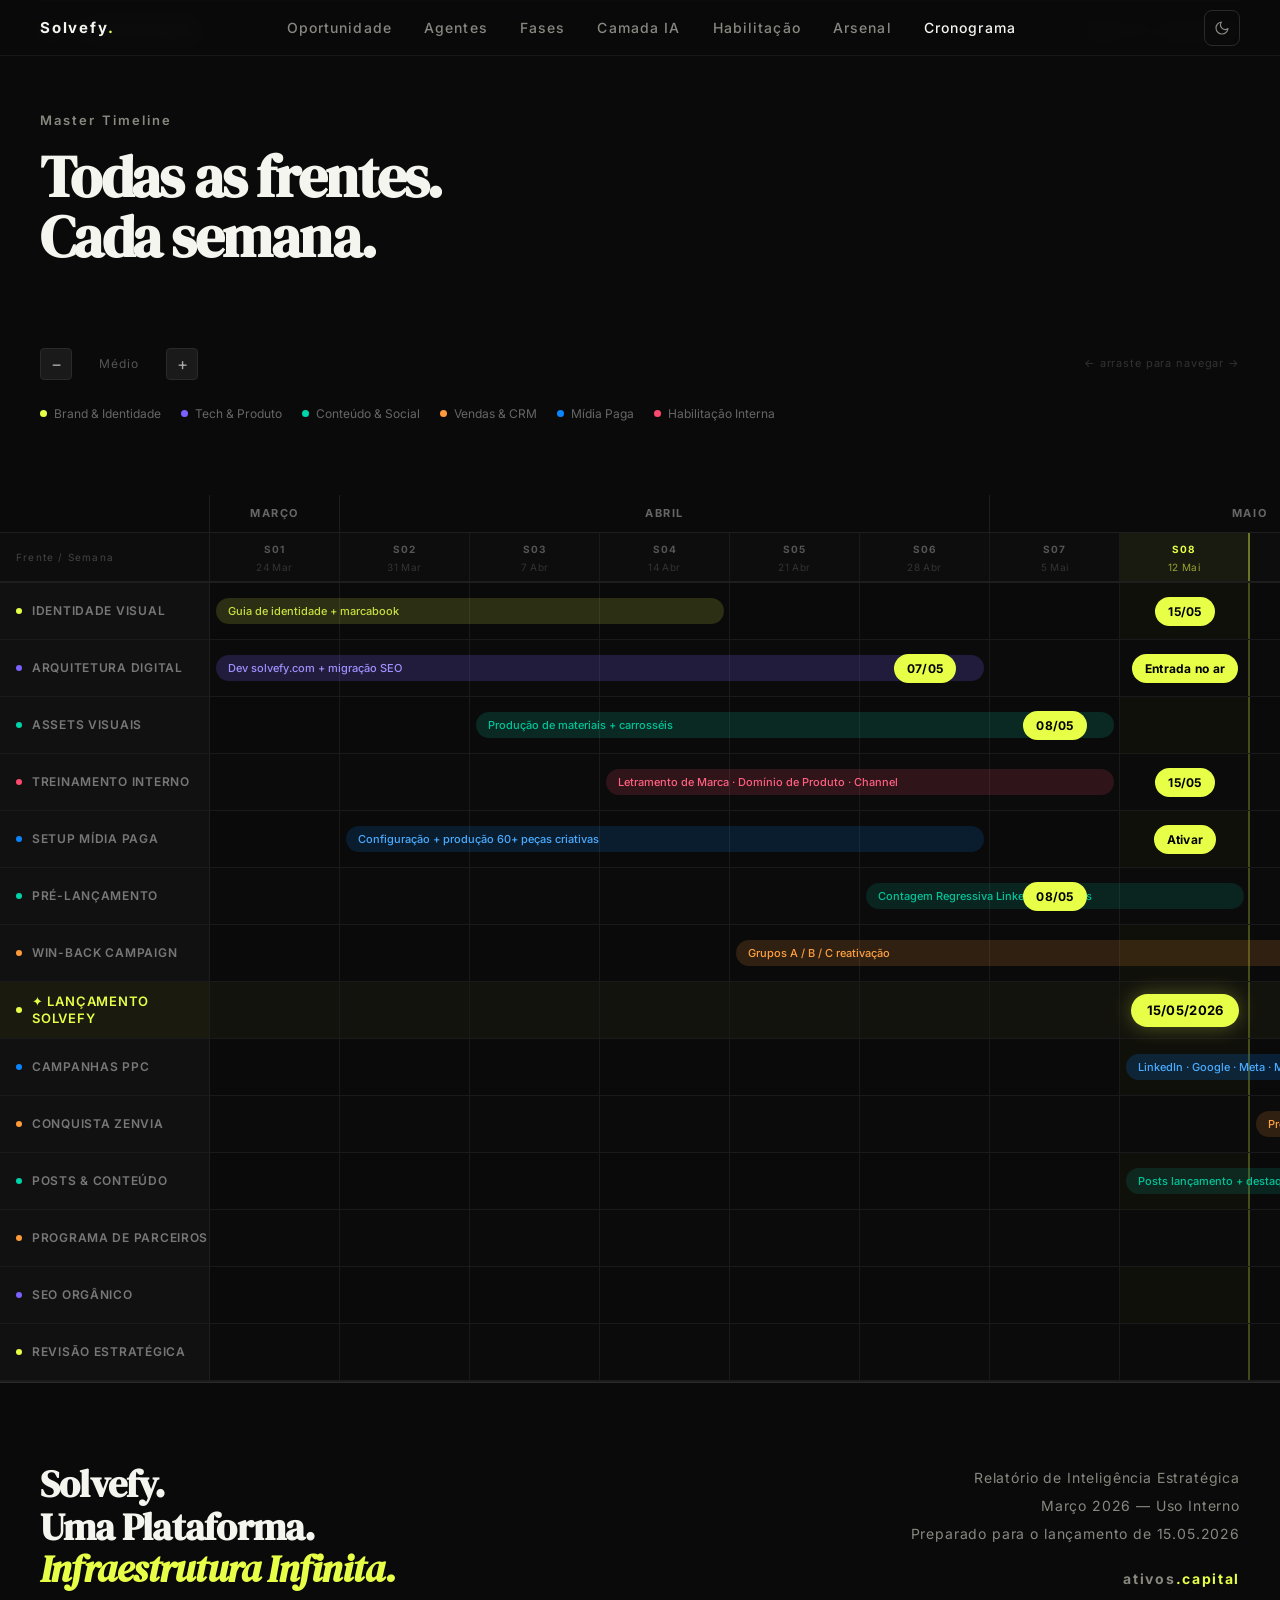
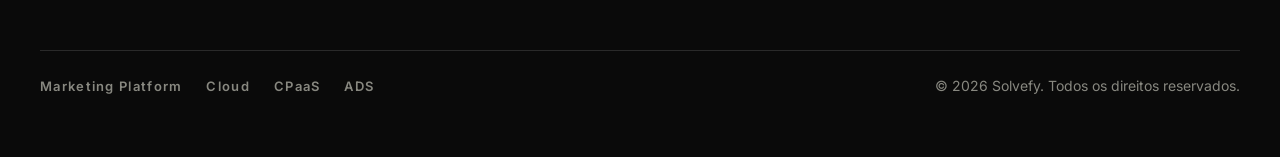
<file: cronograma.html>
<!DOCTYPE html>
<html lang="pt-BR">
<head>
  <meta charset="UTF-8">
  <meta name="viewport" content="width=device-width, initial-scale=1.0">
  <title>Solvefy — Cronograma</title>
  <link rel="preconnect" href="https://fonts.googleapis.com">
  <link rel="preconnect" href="https://fonts.gstatic.com" crossorigin>
  <link href="https://fonts.googleapis.com/css2?family=Inter:wght@300;400;500;600;700&family=DM+Serif+Display:ital@0;1&display=swap" rel="stylesheet">
  <link rel="stylesheet" href="theme.css">
  <script src="theme.js"></script>
  <style>
    *, *::before, *::after {
      box-sizing: border-box;
      margin: 0;
      padding: 0;
    }

    :root {
      --bg-dark: #0A0A0A;
      --bg-card: #141414;
      --bg-muted: #1A1A1A;
      --bg-light: #F5F5F0;
      --text-primary: #F5F5F0;
      --text-dark: #0A0A0A;
      --text-muted: #888880;
      --text-muted-dark: #555550;
      --accent: #E8FF47;
      --violet: #7B61FF;
      --rule: #2A2A2A;
      --rule-light: #DDDDD8;
      --font-sans: 'Inter', system-ui, -apple-system, sans-serif;
      --font-display: 'DM Serif Display', 'Georgia', serif;
    }

    html {
      scroll-behavior: smooth;
      font-size: 18px;
    }


    body {
      background-color: var(--bg-dark);
      color: var(--text-primary);
      font-family: var(--font-sans);
      font-size: 17px;
      line-height: 1.6;
      -webkit-font-smoothing: antialiased;
      -moz-osx-font-smoothing: grayscale;
    }

    /* ─── FLOATING NAV ─────────────────────────────────────────── */

    .nav {
      position: fixed;
      top: 0;
      left: 0;
      right: 0;
      z-index: 100;
      padding: 0 40px;
      height: 56px;
      display: flex;
      align-items: center;
      justify-content: space-between;
      background: rgba(10, 10, 10, 0.88);
      backdrop-filter: blur(12px);
      -webkit-backdrop-filter: blur(12px);
      border-bottom: 1px solid rgba(255, 255, 255, 0.06);
      transition: background 0.3s ease;
    }

    .nav-logo {
      font-family: var(--font-sans);
      font-weight: 700;
      font-size: 15px;
      letter-spacing: 0.12em;
      text-transform: uppercaso;
      color: var(--text-primary);
      text-decoration: none;
    }

    .nav-logo span {
      color: var(--accent);
    }

    .nav-links {
      display: flex;
      gap: 32px;
      list-style: none;
    }

    .nav-links a {
      font-size: 14px;
      font-weight: 500;
      letter-spacing: 0.08em;
      text-transform: uppercaso;
      color: var(--text-muted);
      text-decoration: none;
      transition: color 0.2s;
    }

    .nav-links a:hover {
      color: var(--text-primary);
    }

    /* ─── UTILITIES ────────────────────────────────────────────── */

    .container {
      max-width: 1280px;
      margin: 0 auto;
      padding: 0 40px;
    }

    .rule {
      border: none;
      border-top: 1px solid var(--rule);
      margin: 0;
    }

    .rule--light {
      border-top-color: var(--rule-light);
    }

    .eyebrow {
      font-size: 13px;
      font-weight: 600;
      letter-spacing: 0.16em;
      text-transform: uppercaso;
      color: var(--text-muted);
    }

    .eyebrow--light {
      color: var(--text-muted-dark);
    }

    .badge {
      display: inline-block;
      font-size: 12px;
      font-weight: 700;
      letter-spacing: 0.12em;
      text-transform: uppercaso;
      padding: 3px 10px;
      border-radius: 100px;
      line-height: 1.6;
    }

    .badge--marca    { background: #1A1A2E; color: #7B61FF; }
    .badge--growth   { background: #1A2E1A; color: #4ADE80; }
    .badge--sales    { background: #2E1A1A; color: #FB7185; }
    .badge--intel    { background: #1A2430; color: #38BDF8; }
    .badge--enable   { background: #2A1A1A; color: #FBBF24; }

    /* Light section badge variants */
    .light .badge--marca    { background: #EDE9FF; color: #5B3FDB; }
    .light .badge--growth   { background: #DCFCE7; color: #16A34A; }
    .light .badge--sales    { background: #FFE4E6; color: #BE123C; }
    .light .badge--intel    { background: #E0F2FE; color: #0369A1; }
    .light .badge--enable   { background: #FEF3C7; color: #92400E; }

    /* ─── ANIMATION ────────────────────────────────────────────── */

    .fade-up {
      opacity: 0;
      transform: translateY(28px);
      transition: opacity 0.7s cubic-bezier(0.22, 1, 0.36, 1),
                  transform 0.7s cubic-bezier(0.22, 1, 0.36, 1);
    }

    .fade-up.visible {
      opacity: 1;
      transform: translateY(0);
    }

    .fade-up--delay-1 { transition-delay: 0.1s; }
    .fade-up--delay-2 { transition-delay: 0.2s; }
    .fade-up--delay-3 { transition-delay: 0.3s; }
    .fade-up--delay-4 { transition-delay: 0.4s; }
    .fade-up--delay-5 { transition-delay: 0.5s; }

    /* ─── SECTION 1: HERO ──────────────────────────────────────── */

    .hero {
      min-height: 100vh;
      background: var(--bg-dark);
      display: flex;
      flex-direction: column;
      justify-content: flex-end;
      padding-bottom: 80px;
      padding-top: 80px;
      position: relative;
      overflow: hidden;
    }

    .hero-grid-bg {
      position: absolute;
      inset: 0;
      background-image:
        linear-gradient(rgba(255,255,255,0.025) 1px, transparent 1px),
        linear-gradient(90deg, rgba(255,255,255,0.025) 1px, transparent 1px);
      background-size: 80px 80px;
      pointer-events: none;
    }

    .hero-gradient {
      position: absolute;
      bottom: 0;
      left: 0;
      right: 0;
      height: 60%;
      background: linear-gradient(to top, var(--bg-dark), transparent);
      pointer-events: none;
    }

    .hero-content {
      position: relative;
      z-index: 1;
    }

    .hero-eyebrow {
      font-size: 13px;
      font-weight: 600;
      letter-spacing: 0.2em;
      text-transform: uppercaso;
      color: var(--text-muted);
      margin-bottom: 40px;
      display: flex;
      align-items: center;
      gap: 16px;
    }

    .hero-eyebrow::before {
      content: '';
      display: block;
      width: 32px;
      height: 1px;
      background: var(--text-muted);
    }

    .hero-year {
      font-family: var(--font-display);
      font-size: clamp(115px, 14vw, 230px);
      line-height: 0.85;
      letter-spacing: -0.04em;
      color: var(--text-primary);
      margin-bottom: 32px;
    }

    .hero-headline {
      font-family: var(--font-display);
      font-size: clamp(41px, 5.5vw, 83px);
      line-height: 1.05;
      letter-spacing: -0.03em;
      color: var(--text-primary);
      margin-bottom: 20px;
      max-width: 760px;
    }

    .hero-headline em {
      color: var(--accent);
      font-style: italic;
    }

    .hero-subhead {
      font-size: 18px;
      font-weight: 400;
      color: var(--text-muted);
      max-width: 560px;
      line-height: 1.7;
      margin-bottom: 56px;
    }

    .hero-meta {
      display: flex;
      align-items: center;
      gap: 40px;
      padding-top: 32px;
      border-top: 1px solid var(--rule);
    }

    .hero-meta-date {
      font-size: 15px;
      font-weight: 500;
      letter-spacing: 0.08em;
      color: var(--text-muted);
    }

    .hero-meta-tag {
      font-size: 13px;
      font-weight: 700;
      letter-spacing: 0.14em;
      text-transform: uppercaso;
      color: var(--accent);
      background: rgba(232, 255, 71, 0.1);
      padding: 4px 12px;
      border-radius: 100px;
    }

    /* ─── SECTION 2: THE OPPORTUNITY ───────────────────────────── */

    .opportunity {
      background: var(--bg-dark);
      padding: 120px 0;
      border-top: 1px solid var(--rule);
    }

    .opportunity-stats {
      display: grid;
      grid-template-columns: repeat(3, 1fr);
      gap: 0;
      margin-bottom: 80px;
      border: 1px solid var(--rule);
    }

    .stat-block {
      padding: 56px 48px;
      border-right: 1px solid var(--rule);
    }

    .stat-block:last-child {
      border-right: none;
    }

    .stat-number {
      font-family: var(--font-display);
      font-size: clamp(64px, 7vw, 110px);
      line-height: 0.9;
      letter-spacing: -0.03em;
      color: var(--accent);
      margin-bottom: 20px;
    }

    .stat-label {
      font-size: 16px;
      color: var(--text-muted);
      line-height: 1.6;
      max-width: 220px;
    }

    .opportunity-narrative {
      display: grid;
      grid-template-columns: 1fr 1fr;
      gap: 80px;
      align-items: start;
    }

    .opportunity-narrative p {
      font-size: 18px;
      line-height: 1.8;
      color: var(--text-muted);
    }

    .opportunity-narrative p strong {
      color: var(--text-primary);
      font-weight: 600;
    }

    .opportunity-quote {
      border-left: 2px solid var(--accent);
      padding-left: 24px;
    }

    .opportunity-quote p {
      font-size: 17px;
      font-style: italic;
      color: var(--text-muted);
      line-height: 1.7;
    }

    .opportunity-quote cite {
      display: block;
      margin-top: 12px;
      font-size: 14px;
      font-style: normal;
      font-weight: 600;
      letter-spacing: 0.08em;
      text-transform: uppercaso;
      color: var(--text-muted);
    }

    /* ─── SECTION 3: THE FRAMEWORK ──────────────────────────────── */

    .framework {
      background: var(--bg-light);
      color: var(--text-dark);
      padding: 120px 0;
    }

    .framework .eyebrow {
      color: var(--text-muted-dark);
    }

    .framework-header {
      margin-bottom: 80px;
    }

    .framework-headline {
      font-family: var(--font-display);
      font-size: clamp(41px, 4.5vw, 69px);
      line-height: 1.05;
      letter-spacing: -0.03em;
      color: var(--text-dark);
      margin-top: 16px;
      margin-bottom: 8px;
    }

    .framework-subhead {
      font-size: 18px;
      color: var(--text-muted-dark);
      font-weight: 400;
    }

    .framework-theory {
      display: grid;
      grid-template-columns: 5fr 7fr;
      gap: 80px;
      align-items: start;
      padding: 56px 0;
      border-top: 1px solid var(--rule-light);
      border-bottom: 1px solid var(--rule-light);
      margin-bottom: 80px;
    }

    .framework-theory-label {
      font-size: 13px;
      font-weight: 700;
      letter-spacing: 0.16em;
      text-transform: uppercaso;
      color: var(--text-muted-dark);
      margin-bottom: 12px;
    }

    .framework-theory-title {
      font-family: var(--font-display);
      font-size: 32px;
      line-height: 1.2;
      letter-spacing: -0.02em;
      color: var(--text-dark);
    }

    .framework-theory-body {
      font-size: 17px;
      line-height: 1.8;
      color: var(--text-muted-dark);
    }

    .framework-theory-body strong {
      color: var(--text-dark);
    }

    .agents-grid {
      display: grid;
      grid-template-columns: repeat(4, 1fr);
      gap: 16px;
    }

    .agent-card {
      background: white;
      border: 1px solid var(--rule-light);
      padding: 28px 24px;
      position: relative;
      cursor: default;
      transition: transform 0.25s cubic-bezier(0.22, 1, 0.36, 1),
                  box-shadow 0.25s cubic-bezier(0.22, 1, 0.36, 1),
                  background 0.25s ease;
      overflow: hidden;
    }

    .agent-card::after {
      content: '';
      position: absolute;
      bottom: 0;
      left: 0;
      right: 0;
      height: 2px;
      background: var(--accent);
      transform: scaleX(0);
      transform-origin: left;
      transition: transform 0.3s cubic-bezier(0.22, 1, 0.36, 1);
    }

    .agent-card:hover {
      transform: translateY(-4px);
      box-shadow: 0 16px 40px rgba(0, 0, 0, 0.12);
    }

    .agent-card:hover::after {
      transform: scaleX(1);
    }

    .agent-card:hover .agent-description {
      opacity: 1;
      transform: translateY(0);
    }

    .agent-card-top {
      margin-bottom: 16px;
    }

    .agent-name {
      font-size: 18px;
      font-weight: 700;
      letter-spacing: -0.01em;
      color: var(--text-dark);
      margin-bottom: 10px;
      line-height: 1.3;
    }

    .agent-role {
      font-size: 15px;
      color: var(--text-muted-dark);
      line-height: 1.5;
      margin-top: 12px;
    }

    .agent-question {
      font-size: 15px;
      font-style: italic;
      color: var(--text-dark);
      line-height: 1.5;
      padding-top: 16px;
      border-top: 1px solid var(--rule-light);
      margin-top: 16px;
    }

    .agent-question::before {
      content: '"';
      font-family: var(--font-display);
      font-size: 23px;
      color: var(--violet);
      line-height: 1;
      display: block;
      margin-bottom: 4px;
    }

    .agent-description {
      font-size: 14px;
      color: var(--text-muted-dark);
      opacity: 0;
      transform: translateY(6px);
      transition: opacity 0.3s ease, transform 0.3s ease;
      transition-delay: 0.05s;
    }

    /* ─── SECTION 4: TIMELINE ───────────────────────────────────── */

    .timeline-section {
      background: var(--bg-dark);
      padding: 120px 0;
      border-top: 1px solid var(--rule);
    }

    .timeline-header {
      margin-bottom: 80px;
    }

    .section-headline {
      font-family: var(--font-display);
      font-size: clamp(41px, 4.5vw, 69px);
      line-height: 1.05;
      letter-spacing: -0.03em;
      color: var(--text-primary);
      margin-top: 16px;
    }

    .timeline {
      display: grid;
      grid-template-columns: repeat(3, 1fr);
      gap: 0;
      border: 1px solid var(--rule);
    }

    .phase {
      padding: 56px 40px;
      border-right: 1px solid var(--rule);
      position: relative;
    }

    .phase:last-child {
      border-right: none;
    }

    .phase-number {
      font-size: 13px;
      font-weight: 700;
      letter-spacing: 0.14em;
      text-transform: uppercaso;
      color: var(--text-muted);
      margin-bottom: 8px;
    }

    .phase-title {
      font-family: var(--font-display);
      font-size: 32px;
      line-height: 1.1;
      letter-spacing: -0.02em;
      color: var(--text-primary);
      margin-bottom: 6px;
    }

    .phase-period {
      font-size: 14px;
      font-weight: 500;
      letter-spacing: 0.06em;
      color: var(--accent);
      margin-bottom: 32px;
    }

    .phase-agents {
      display: flex;
      flex-wrap: wrap;
      gap: 6px;
      margin-bottom: 28px;
    }

    .phase-agent-tag {
      font-size: 13px;
      font-weight: 600;
      letter-spacing: 0.06em;
      background: var(--bg-muted);
      color: var(--text-muted);
      padding: 4px 10px;
      border-radius: 4px;
    }

    .phase-actions {
      list-style: none;
      margin-bottom: 40px;
    }

    .phase-actions li {
      font-size: 16px;
      color: var(--text-muted);
      padding: 10px 0;
      border-bottom: 1px solid var(--rule);
      display: flex;
      align-items: flex-start;
      gap: 10px;
      line-height: 1.5;
    }

    .phase-actions li::before {
      content: '→';
      color: var(--accent);
      font-size: 14px;
      margin-top: 2px;
      flex-shrink: 0;
    }

    .phase-metric {
      background: var(--bg-muted);
      padding: 20px 24px;
      border-left: 2px solid var(--accent);
    }

    .phase-metric-number {
      font-family: var(--font-display);
      font-size: 46px;
      line-height: 1;
      letter-spacing: -0.02em;
      color: var(--accent);
      margin-bottom: 6px;
    }

    .phase-metric-label {
      font-size: 15px;
      color: var(--text-muted);
      line-height: 1.4;
    }

    /* ─── SECTION 5: AI LAYER ───────────────────────────────────── */

    .ai-layer {
      background: var(--accent);
      padding: 120px 0;
    }

    .ai-layer-headline {
      font-family: var(--font-display);
      font-size: clamp(46px, 6vw, 92px);
      line-height: 1.0;
      letter-spacing: -0.04em;
      color: var(--bg-dark);
      margin-bottom: 80px;
      max-width: 800px;
    }

    .ai-columns {
      display: grid;
      grid-template-columns: repeat(4, 1fr);
      gap: 0;
      border-top: 1px solid rgba(0,0,0,0.15);
    }

    .ai-col {
      padding: 48px 32px;
      border-right: 1px solid rgba(0,0,0,0.12);
    }

    .ai-col:last-child {
      border-right: none;
    }

    .ai-col-product {
      font-size: 13px;
      font-weight: 800;
      letter-spacing: 0.16em;
      text-transform: uppercaso;
      color: rgba(10, 10, 10, 0.5);
      margin-bottom: 10px;
    }

    .ai-col-name {
      font-size: 21px;
      font-weight: 700;
      letter-spacing: -0.02em;
      color: var(--bg-dark);
      margin-bottom: 20px;
      line-height: 1.2;
    }

    .ai-col-description {
      font-size: 16px;
      color: rgba(10, 10, 10, 0.65);
      line-height: 1.7;
    }

    .ai-reference {
      margin-top: 80px;
      padding-top: 32px;
      border-top: 1px solid rgba(0,0,0,0.15);
      display: flex;
      gap: 24px;
      align-items: flex-start;
    }

    .ai-reference-bar {
      width: 2px;
      height: 48px;
      background: var(--bg-dark);
      flex-shrink: 0;
      margin-top: 4px;
    }

    .ai-reference-text {
      font-size: 16px;
      font-style: italic;
      color: rgba(10, 10, 10, 0.6);
      line-height: 1.7;
    }

    .ai-reference-text strong {
      color: var(--bg-dark);
      font-style: normal;
    }

    /* ─── SECTION 6: EDUCATION ──────────────────────────────────── */

    .education {
      background: var(--bg-dark);
      padding: 120px 0;
      border-top: 1px solid var(--rule);
    }

    .education-header {
      margin-bottom: 80px;
    }

    .education-grid {
      display: grid;
      grid-template-columns: 1fr 1fr;
      gap: 80px;
      align-items: start;
    }

    .education-problem-label {
      font-size: 13px;
      font-weight: 700;
      letter-spacing: 0.14em;
      text-transform: uppercaso;
      color: #FB7185;
      margin-bottom: 16px;
    }

    .education-solution-label {
      font-size: 13px;
      font-weight: 700;
      letter-spacing: 0.14em;
      text-transform: uppercaso;
      color: #4ADE80;
      margin-bottom: 16px;
    }

    .education-text {
      font-size: 17px;
      color: var(--text-muted);
      line-height: 1.8;
    }

    .education-text strong {
      color: var(--text-primary);
    }

    .habilitação-layers {
      margin-top: 32px;
      display: flex;
      flex-direction: column;
      gap: 0;
    }

    .habilitação-layer {
      padding: 24px 0;
      border-bottom: 1px solid var(--rule);
      display: grid;
      grid-template-columns: 80px 1fr;
      gap: 24px;
      align-items: center;
    }

    .habilitação-layer:first-child {
      border-top: 1px solid var(--rule);
    }

    .layer-number {
      font-family: var(--font-display);
      font-size: 55px;
      line-height: 1;
      letter-spacing: -0.03em;
      color: var(--rule);
    }

    .layer-content {}

    .layer-title {
      font-size: 17px;
      font-weight: 700;
      color: var(--text-primary);
      margin-bottom: 4px;
    }

    .layer-desc {
      font-size: 15px;
      color: var(--text-muted);
      line-height: 1.6;
    }

    /* ─── SECTION 7: FOOTER ─────────────────────────────────────── */

    .footer {
      background: var(--bg-dark);
      padding: 80px 0 60px;
      border-top: 1px solid var(--rule);
    }

    .footer-inner {
      display: grid;
      grid-template-columns: 1fr 1fr;
      gap: 40px;
      align-items: end;
    }

    .footer-tagline {
      font-family: var(--font-display);
      font-size: clamp(28px, 3vw, 46px);
      line-height: 1.1;
      letter-spacing: -0.02em;
      color: var(--text-primary);
    }

    .footer-tagline em {
      color: var(--accent);
      font-style: italic;
    }

    .footer-meta {
      text-align: right;
    }

    .footer-meta-line {
      font-size: 14px;
      color: var(--text-muted);
      letter-spacing: 0.06em;
      line-height: 2;
    }

    .footer-meta-marca {
      font-size: 14px;
      font-weight: 700;
      letter-spacing: 0.12em;
      text-transform: uppercaso;
      color: var(--text-muted);
      margin-top: 8px;
    }

    .footer-meta-marca span {
      color: var(--accent);
    }

    .footer-bottom {
      margin-top: 60px;
      padding-top: 24px;
      border-top: 1px solid var(--rule);
      display: flex;
      justify-content: space-between;
      align-items: center;
    }

    .footer-products {
      display: flex;
      gap: 24px;
    }

    .footer-product {
      font-size: 13px;
      font-weight: 600;
      letter-spacing: 0.1em;
      text-transform: uppercaso;
      color: var(--text-muted);
    }

    .footer-copy {
      font-size: 14px;
      color: var(--text-muted);
    }

    /* ─── DIVIDERS ──────────────────────────────────────────────── */

    .section-divider {
      padding: 20px 40px;
      border-top: 1px solid var(--rule);
      display: flex;
      align-items: center;
      justify-content: space-between;
    }

    .section-divider--light {
      border-top-color: var(--rule-light);
    }

    .section-number {
      font-size: 13px;
      font-weight: 700;
      letter-spacing: 0.12em;
      color: var(--text-muted);
    }

    .section-number--light {
      color: var(--text-muted-dark);
    }

    /* ─── RESPONSIVE ────────────────────────────────────────────── */

    @media (max-width: 1024px) {
      .container { padding: 0 24px; }
      .nav { padding: 0 24px; }
      .nav-links { gap: 20px; }
      .agents-grid { grid-template-columns: repeat(2, 1fr); }
      .ai-columns { grid-template-columns: repeat(2, 1fr); }
      .ai-col:nth-child(2) { border-right: none; }
      .ai-col:nth-child(3) { border-top: 1px solid rgba(0,0,0,0.12); }
      .ai-col:nth-child(4) { border-top: 1px solid rgba(0,0,0,0.12); }
    }

    @media (max-width: 768px) {
      .container { padding: 0 20px; }
      .nav { padding: 0 20px; }
      .nav-links { display: none; }

      .hero { padding-bottom: 60px; min-height: 100svh; }

      .opportunity-stats { grid-template-columns: 1fr; }
      .stat-block { border-right: none; border-bottom: 1px solid var(--rule); }
      .stat-block:last-child { border-bottom: none; }

      .opportunity-narrative { grid-template-columns: 1fr; gap: 40px; }

      .framework-theory { grid-template-columns: 1fr; gap: 32px; }

      .agents-grid { grid-template-columns: 1fr; }

      .timeline { grid-template-columns: 1fr; }
      .phase { border-right: none; border-bottom: 1px solid var(--rule); }
      .phase:last-child { border-bottom: none; }

      .ai-columns { grid-template-columns: 1fr; }
      .ai-col { border-right: none; border-bottom: 1px solid rgba(0,0,0,0.12); }
      .ai-col:last-child { border-bottom: none; }

      .education-grid { grid-template-columns: 1fr; gap: 48px; }

      .footer-inner { grid-template-columns: 1fr; gap: 32px; }
      .footer-meta { text-align: left; }
      .footer-bottom { flex-direction: column; gap: 16px; align-items: flex-start; }
      .footer-products { flex-wrap: wrap; gap: 16px; }
    }

    /* ─── PRINT ─────────────────────────────────────────────────── */

    @media print {
      .nav { display: none; }
      .fade-up { opacity: 1; transform: none; }
      .hero-grid-bg { display: none; }

  
    body { background: white; color: #0A0A0A; }
      .hero, .opportunity, .timeline-section, .education, .footer {
        background: white !important;
        color: #0A0A0A !important;
      }
      .framework { background: #F5F5F0; }
      .ai-layer { background: #F0F0E8; }

      .hero-year, .stat-number, .phase-metric-number, .ai-layer-headline {
        color: #0A0A0A !important;
      }

      .text-muted, .eyebrow, .hero-eyebrow, .stat-label,
      .opportunity-narrative p, .phase-actions li,
      .education-text, .footer-meta-line {
        color: #555 !important;
      }

      .rule, .rule--light { border-color: #DDD; }

      .agent-card { box-shadow: none; border: 1px solid #DDD; }
      .phase { border-color: #DDD; }
    }
  </style>
  <style>
  <style>
    /* ─── GANTT REFERENCE STYLE ─────────────────────────────────── */
    .master-timeline {
      background: #111;
      padding: 80px 0 0;
      border-top: 1px solid #1A1A1A;
    }
    .gantt-top { padding: 0 40px 40px; max-width: 1280px; margin: 0 auto; }
    .gantt-controls {
      display: flex; align-items: center; gap: 12px;
      margin-top: 40px; margin-bottom: 0;
    }
    .gantt-zoom-btn {
      background: #1A1A1A; border: 1px solid #2A2A2A;
      color: #AAA; width: 32px; height: 32px; border-radius: 4px;
      cursor: pointer; font-size: 17px;
      display: flex; align-items: center; justify-content: center;
      transition: all 0.15s; user-select: none; font-family: 'Inter',sans-serif;
    }
    .gantt-zoom-btn:hover { background: #222; border-color: #444; color: #DDD; }
    .gantt-zoom-label {
      font-size: 12px; color: #555; letter-spacing: 0.1em;
      text-transform: uppercaso; min-width: 70px; text-align: center;
    }
    .gantt-hint-drag {
      font-size: 11px; color: #333; letter-spacing: 0.08em;
      margin-left: auto;
    }
    .gantt-legend {
      display: flex; gap: 20px; flex-wrap: wrap;
      margin-top: 24px;
    }
    .gantt-legend-item {
      display: flex; align-items: center; gap: 7px;
      font-size: 12px; color: #666;
    }
    .gantt-legend-dot {
      width: 7px; height: 7px; border-radius: 50%; flex-shrink: 0;
    }

    /* ─── GANTT TABLE WRAPPER ────────────────────────────────────── */
    .gantt-outer {
      overflow-x: auto;
      overflow-y: visible;
      cursor: grab;
      -webkit-overflow-scrolling: touch;
      scrollbar-width: thin;
      scrollbar-color: #2A2A2A #111;
      margin-top: 32px;
    }
    .gantt-outer:active { cursor: grabbing; }
    .gantt-outer::-webkit-scrollbar { height: 5px; }
    .gantt-outer::-webkit-scrollbar-track { background: #111; }
    .gantt-outer::-webkit-scrollbar-thumb { background: #2A2A2A; border-radius: 3px; }
    .gantt-outer.is-dragging { cursor: grabbing; user-select: none; }

    .gantt-tbl {
      display: inline-block;
      min-width: max-content;
      border-bottom: 1px solid #1E1E1E;
    }

    /* Each row is a CSS grid: label col + N data cols */
    .g-row {
      display: grid;
      grid-template-columns: 210px repeat(var(--gcols, 14), var(--gcw, 130px));
      border-bottom: 1px solid #1A1A1A;
    }
    .g-row:nth-child(even) .g-cell { background: rgba(255,255,255,0.005); }

    /* Month header row */
    .g-row-months {
      border-bottom: 1px solid #1E1E1E;
    }
    .g-month {
      display: flex; align-items: center; justify-content: center;
      border-right: 1px solid #1E1E1E;
      padding: 10px 0;
      font-size: 11px; font-weight: 700; letter-spacing: 0.14em;
      text-transform: uppercaso; color: #666;
    }
    .g-month-corner { border-right: 1px solid #1E1E1E; }
    .g-month:last-child { border-right: none; }

    /* Week header row */
    .g-row-weeks {
      border-bottom: 2px solid #1E1E1E;
      background: #0D0D0D;
    }
    .g-week {
      border-right: 1px solid #1A1A1A;
      padding: 8px 0 6px;
      text-align: center;
    }
    .g-week-corner {
      display: flex; align-items: center; padding: 0 16px;
      border-right: 1px solid #1E1E1E;
      font-size: 10px; letter-spacing: 0.12em; text-transform: uppercaso; color: #444;
    }
    .g-week-num {
      display: block; font-size: 10px; font-weight: 700; letter-spacing: 0.1em;
      text-transform: uppercaso; color: #555;
    }
    .g-week-date {
      display: block; font-size: 10px; color: #333; margin-top: 2px;
      letter-spacing: 0.04em;
    }
    .g-week.is-launch {
      background: rgba(232,255,71,0.06);
      border-right: 2px solid rgba(232,255,71,0.4);
    }
    .g-week.is-launch .g-week-num { color: #E8FF47; }
    .g-week.is-launch .g-week-date { color: rgba(232,255,71,0.6); }

    /* Data rows */
    .g-label {
      display: flex; align-items: center;
      padding: 0 0 0 16px;
      border-right: 1px solid #1E1E1E;
      min-height: 56px;
      position: sticky; left: 0; z-index: 4;
      background: #111;
    }
    .g-row:nth-child(even) .g-label { background: rgba(17,17,17,1); }
    .g-row.g-launch-row .g-label { background: rgba(232,255,71,0.04); }
    .g-label-text {
      font-size: 12px; font-weight: 600; letter-spacing: 0.06em;
      text-transform: uppercaso; color: #777; line-height: 1.3;
    }
    .g-label-dot {
      width: 6px; height: 6px; border-radius: 50%;
      margin-right: 10px; flex-shrink: 0;
    }

    /* Cells */
    .g-cell {
      border-right: 1px solid #1A1A1A;
      min-height: 56px;
      position: relative;
      display: flex; align-items: center; justify-content: center;
    }
    .g-cell.is-launch-col {
      border-right: 2px solid rgba(232,255,71,0.25);
      background: rgba(232,255,71,0.025);
    }

    /* BAR: spans multiple cells via grid-column */
    .g-bar {
      grid-row: 1;
      height: 26px;
      border-radius: 100px;
      margin: 0 6px;
      display: flex; align-items: center; padding: 0 12px;
      font-size: 11px; font-weight: 500;
      white-space: nowrap; overflow: hidden; text-overflow: ellipsis;
      transition: opacity 0.15s;
    }
    .g-bar:hover { opacity: 0.85; }

    /* MILESTONE BADGE */
    .g-milestone {
      grid-row: 1;
      display: flex; align-items: center; justify-content: center;
      height: 56px;
    }
    .g-badge {
      background: #E8FF47;
      color: #000; border-radius: 100px;
      padding: 5px 13px; font-size: 12px; font-weight: 700;
      white-space: nowrap; letter-spacing: 0.02em;
    }
    .g-badge.g-badge-launch {
      background: #E8FF47;
      font-size: 13px; padding: 6px 16px;
      box-shadow: 0 0 20px rgba(232,255,71,0.3);
    }
    .g-badge.g-badge-review {
      background: transparent;
      border: 2px solid #E8FF47;
      color: #E8FF47;
    }

    /* Special launch row */
    .g-launch-row { background: rgba(232,255,71,0.03); }
    .g-launch-row .g-cell { background: transparent; }
    .g-launch-row .g-label-text { color: #E8FF47; font-size: 13px; }

    /* Row that uses grid for bars */
    .g-data-inner {
      display: contents;
    }
  </style>
  </style>
</head>
<body>

  <nav class="nav" role="navigation" aria-label="Navegação principal">
    <a href="index.html" class="nav-logo">Solvefy<span>.</span></a>
    <ul class="nav-links">
      <li><a href="oportunidade.html">Oportunidade</a></li>
      <li><a href="agentes.html">Agentes</a></li>
      <li><a href="fases.html">Fases</a></li>
      <li><a href="ia.html">Camada IA</a></li>
      <li><a href="habilitacao.html">Habilitação</a></li>
      <li><a href="arsenal.html">Arsenal</a></li>
      <li><a href="cronograma.html" style="color: var(--text-primary);">Cronograma</a></li>
    </ul>
  <button class="theme-toggle" onclick="toggleTheme()" aria-label="Alternar tema" title="Alternar tema">
      <svg class="icon-moon" viewBox="0 0 24 24"><path d="M21 12.79A9 9 0 1 1 11.21 3 7 7 0 0 0 21 12.79z"/></svg>
      <svg class="icon-sun" viewBox="0 0 24 24"><circle cx="12" cy="12" r="5"/><line x1="12" y1="1" x2="12" y2="3"/><line x1="12" y1="21" x2="12" y2="23"/><line x1="4.22" y1="4.22" x2="5.64" y2="5.64"/><line x1="18.36" y1="18.36" x2="19.78" y2="19.78"/><line x1="1" y1="12" x2="3" y2="12"/><line x1="21" y1="12" x2="23" y2="12"/><line x1="4.22" y1="19.78" x2="5.64" y2="18.36"/><line x1="18.36" y1="5.64" x2="19.78" y2="4.22"/></svg>
    </button>
  </nav>


  <section id="master-timeline" class="master-timeline" aria-labelledby="tl-heading">

    <div class="gantt-top">
      <div class="section-divider" style="padding-left:0; padding-right:0; margin-bottom: 48px;">
        <span class="section-number">07 — CRONOGRAMA</span>
        <span class="section-number" style="font-weight:400;">Mar 24 → Ago 2026</span>
      </div>
      <div class="education-header">
        <p class="eyebrow">Master Timeline</p>
        <h2 class="section-headline fade-up" id="tl-heading">Todas as frentes.<br>Cada semana.</h2>
      </div>

      <div class="gantt-controls fade-up">
        <button class="gantt-zoom-btn" id="gZoomOutBtn" aria-label="Diminuir zoom">&#8722;</button>
        <span class="gantt-zoom-label" id="gZoomLbl">Médio</span>
        <button class="gantt-zoom-btn" id="gZoomInBtn" aria-label="Aumentar zoom">+</button>
        <span class="gantt-hint-drag">&#8592; arraste para navegar &#8594;</span>
      </div>

      <div class="gantt-legend fade-up">
        <div class="gantt-legend-item"><div class="gantt-legend-dot" style="background:#E8FF47;"></div>Brand &amp; Identidade</div>
        <div class="gantt-legend-item"><div class="gantt-legend-dot" style="background:#7B61FF;"></div>Tech &amp; Produto</div>
        <div class="gantt-legend-item"><div class="gantt-legend-dot" style="background:#00D4AA;"></div>Conteúdo &amp; Social</div>
        <div class="gantt-legend-item"><div class="gantt-legend-dot" style="background:#FF9B3A;"></div>Vendas &amp; CRM</div>
        <div class="gantt-legend-item"><div class="gantt-legend-dot" style="background:#0A84FF;"></div>Mídia Paga</div>
        <div class="gantt-legend-item"><div class="gantt-legend-dot" style="background:#FF4A6E;"></div>Habilitação Interna</div>
      </div>
    </div>

    <div class="gantt-outer" id="ganttOuter">
      <div class="gantt-tbl" id="ganttTbl">
        <!-- rendered by JS -->
      </div>
    </div>

  </section>

    <footer class="footer" role="contentinfo">
    <div class="container">

      <div class="footer-inner fade-up">
        <h2 class="footer-tagline">
          Solvefy.<br>Uma Plataforma.<br><em>Infraestrutura Infinita.</em>
        </h2>
        <div class="footer-meta">
          <p class="footer-meta-line">Relatório de Inteligência Estratégica</p>
          <p class="footer-meta-line">Março 2026 — Uso Interno</p>
          <p class="footer-meta-line">Preparado para o lançamento de 15.05.2026</p>
          <p class="footer-meta-marca" style="margin-top: 20px;">ativos<span>.capital</span></p>
        </div>
      </div>

      <div class="footer-bottom">
        <div class="footer-products" role="list" aria-label="Produtos Solvefy">
          <span class="footer-product" role="listitem">Marketing Platform</span>
          <span class="footer-product" role="listitem">Cloud</span>
          <span class="footer-product" role="listitem">CPaaS</span>
          <span class="footer-product" role="listitem">ADS</span>
        </div>
        <p class="footer-copy">&copy; 2026 Solvefy. Todos os direitos reservados.</p>
      </div>

    </div>
  </footer>

    <script>
    (function () {
      'use strict';

      var elements = document.querySelectorAll('.fade-up');

      if (!elements.length) return;

      var observer = new IntersectionObserver(function (entries) {
        entries.forEach(function (entry) {
          if (entry.isIntersecting) {
            entry.target.classList.add('visible');
            observer.unobserve(entry.target);
          }
        });
      }, {
        threshold: 0.12,
        rootMargin: '0px 0px -40px 0px'
      });

      elements.forEach(function (el) {
        observer.observe(el);
      });

      // Hero elements visible immediately
      var heroElements = document.querySelectorAll('.hero .fade-up');
      heroElements.forEach(function (el) {
        el.classList.add('visible');
      });
    })();
  </script>

  <script>
  (function() {
    /* ─── ARSENAL PANEL TOGGLE ──────────────────────────────── */

    /* ─── PANEL SUBMENU BUILDER ─────────────────────────────────── */
    function buildSubnav(panelId) {
      var panel   = document.getElementById('panel-' + panelId);
      var subnav  = document.getElementById('subnav-' + panelId);
      if (!panel || !subnav) return;

      // Clear existing links (keep title)
      var existing = subnav.querySelectorAll('.panel-subnav-link');
      existing.forEach(function(el) { el.remove(); });

      var sections = panel.querySelectorAll('.panel-section');
      sections.forEach(function(sec, i) {
        var titleEl = sec.querySelector('.panel-section-title');
        if (!titleEl) return;
        var link = document.createElement('a');
        link.className = 'panel-subnav-link';
        link.href = '#' + sec.id;
        link.textContent = titleEl.textContent;
        link.addEventListener('click', function(e) {
          e.preventDefault();
          sec.scrollIntoView({ behavior: 'smooth', block: 'start' });
        });
        subnav.appendChild(link);
      });

      // Intersection observer for active state
      var links = subnav.querySelectorAll('.panel-subnav-link');
      var obs = new IntersectionObserver(function(entries) {
        entries.forEach(function(entry) {
          if (entry.isIntersecting) {
            links.forEach(function(l) { l.classList.remove('is-active'); });
            var activeLink = subnav.querySelector('a[href="#' + entry.target.id + '"]');
            if (activeLink) activeLink.classList.add('is-active');
          }
        });
      }, { threshold: 0.3, rootMargin: '-80px 0px -50% 0px' });

      panel.querySelectorAll('.panel-section').forEach(function(s) { obs.observe(s); });
    }

    window.togglePanel = function(id) {
      var panels = document.querySelectorAll('.arsenal-panel');
      var cards  = document.querySelectorAll('.arsenal-card');
      var target = document.getElementById('panel-' + id);
      var isOpen = target && target.classList.contains('is-visible');

      panels.forEach(function(p) { p.classList.remove('is-visible'); });
      cards.forEach(function(c)  { c.classList.remove('is-open'); });

      if (!isOpen && target) {
        target.classList.add('is-visible');
        var idx = parseInt(id, 10) - 1;
        if (cards[idx]) cards[idx].classList.add('is-open');
        setTimeout(function() {
          target.scrollIntoView({ behavior: 'smooth', block: 'start' });
        }, 60);
      }
    };
    window.closePanel = function(id) {
      var t = document.getElementById('panel-' + id);
      var cards = document.querySelectorAll('.arsenal-card');
      var idx = parseInt(id, 10) - 1;
      if (t) t.classList.remove('is-visible');
      if (cards[idx]) cards[idx].classList.remove('is-open');
    };

    /* ─── GANTT DATA ─────────────────────────────────────────── */

    /* 14 columns */
    var COLS = 14;
    var WEEKS = [
      { num:'S01', date:'24 Mar', month:0, launch:false },
      { num:'S02', date:'31 Mar', month:1, launch:false },
      { num:'S03', date:'7 Abr',  month:1, launch:false },
      { num:'S04', date:'14 Abr', month:1, launch:false },
      { num:'S05', date:'21 Abr', month:1, launch:false },
      { num:'S06', date:'28 Abr', month:1, launch:false },
      { num:'S07', date:'5 Mai',  month:2, launch:false },
      { num:'S08', date:'12 Mai', month:2, launch:true  },
      { num:'S09', date:'19 Mai', month:2, launch:false },
      { num:'S10', date:'26 Mai', month:2, launch:false },
      { num:'S11', date:'2 Jun',  month:3, launch:false },
      { num:'S12', date:'16 Jun', month:3, launch:false },
      { num:'S13', date:'7 Jul',  month:4, launch:false },
      { num:'S14', date:'15 Ago', month:5, launch:false }
    ];

    /* month groups: { label, start (1-based), span } */
    var MONTHS = [
      { label:'MARÇO',    start:1,  span:1 },
      { label:'ABRIL',    start:2,  span:5 },
      { label:'MAIO',     start:7,  span:4 },
      { label:'JUNHO',    start:11, span:2 },
      { label:'JUL / AGO', start:13, span:2 }
    ];

    /* activity rows */
    /* bar: { s, e, label, color, textColor }  — s,e = 1-based col */
    /* milestone: { col, badge, large }         */
    var ACTIVITIES = [
      {
        label:'IDENTIDADE VISUAL', dot:'#E8FF47',
        bars: [{ s:1, e:4, label:'Guia de identidade + marcabook', color:'rgba(232,255,71,0.15)', textColor:'#C8E040' }],
        milestones: [{ col:8, badge:'15/05' }]
      },
      {
        label:'ARQUITETURA DIGITAL', dot:'#7B61FF',
        bars: [{ s:1, e:6, label:'Dev solvefy.com + migração SEO', color:'rgba(123,97,255,0.2)', textColor:'#A090FF' }],
        milestones: [{ col:6, badge:'07/05' }, { col:8, badge:'Entrada no ar' }]
      },
      {
        label:'ASSETS VISUAIS', dot:'#00D4AA',
        bars: [{ s:3, e:7, label:'Produção de materiais + carrosséis', color:'rgba(0,212,170,0.15)', textColor:'#00C49A' }],
        milestones: [{ col:7, badge:'08/05' }]
      },
      {
        label:'TREINAMENTO INTERNO', dot:'#FF4A6E',
        bars: [{ s:4, e:7, label:'Letramento de Marca · Domínio de Produto · Channel', color:'rgba(255,74,110,0.15)', textColor:'#FF6080' }],
        milestones: [{ col:8, badge:'15/05' }]
      },
      {
        label:'SETUP MÍDIA PAGA', dot:'#0A84FF',
        bars: [{ s:2, e:6, label:'Configuração + produção 60+ peças criativas', color:'rgba(10,132,255,0.15)', textColor:'#4AABFF' }],
        milestones: [{ col:8, badge:'Ativar' }]
      },
      {
        label:'PRÉ-LANÇAMENTO', dot:'#00D4AA',
        bars: [{ s:6, e:8, label:'Contagem Regressiva LinkedIn + prévias', color:'rgba(0,212,170,0.12)', textColor:'#00C49A' }],
        milestones: [{ col:7, badge:'08/05' }]
      },
      {
        label:'WIN-BACK CAMPAIGN', dot:'#FF9B3A',
        bars: [{ s:5, e:9, label:'Grupos A / B / C reativação', color:'rgba(255,155,58,0.15)', textColor:'#FFA040' }],
        milestones: []
      },
      {
        label:'✦  LANÇAMENTO SOLVEFY', dot:'#E8FF47', launch:true,
        bars: [],
        milestones: [{ col:8, badge:'15/05/2026', large:true }]
      },
      {
        label:'CAMPANHAS PPC', dot:'#0A84FF',
        bars: [{ s:8, e:12, label:'LinkedIn · Google · Meta · Microsoft', color:'rgba(10,132,255,0.18)', textColor:'#4AABFF' }],
        milestones: [{ col:12, badge:'30/06' }]
      },
      {
        label:'CONQUISTA ZENVIA', dot:'#FF9B3A',
        bars: [{ s:9, e:12, label:'Prospecção + migração sem fricção + landing page', color:'rgba(255,155,58,0.15)', textColor:'#FFA040' }],
        milestones: [{ col:12, badge:'50 contas' }]
      },
      {
        label:'POSTS & CONTEÚDO', dot:'#00D4AA',
        bars: [
          { s:8, e:10, label:'Posts lançamento + destaques + caso', color:'rgba(0,212,170,0.12)', textColor:'#00C49A' },
          { s:11, e:13, label:'Webinário RCS · autoridade de mercado', color:'rgba(0,212,170,0.08)', textColor:'#009A7A' }
        ],
        milestones: []
      },
      {
        label:'PROGRAMA DE PARCEIROS', dot:'#FF9B3A',
        bars: [{ s:11, e:14, label:'3 tiers · certificação · canal de revenda', color:'rgba(255,155,58,0.12)', textColor:'#CC7A20' }],
        milestones: []
      },
      {
        label:'SEO ORGÂNICO', dot:'#7B61FF',
        bars: [{ s:10, e:14, label:'Ciclo de conteúdo RCS · linkbuilding · monitoramento', color:'rgba(123,97,255,0.12)', textColor:'#9080E0' }],
        milestones: []
      },
      {
        label:'REVISÃO ESTRATÉGICA', dot:'#E8FF47',
        bars: [],
        milestones: [{ col:14, badge:'15/08', review:true }]
      }
    ];

    /* ─── RENDER ─────────────────────────────────────────────── */
    function buildGantt() {
      var tbl = document.getElementById('ganttTbl');
      if (!tbl) return;
      tbl.innerHTML = '';
      tbl.style.setProperty('--gcols', COLS);

      /* — month header row — */
      var mRow = document.createElement('div');
      mRow.className = 'g-row g-row-months';
      /* corner cell */
      var corner = document.createElement('div');
      corner.className = 'g-month g-month-corner';
      mRow.appendChild(corner);
      MONTHS.forEach(function(m) {
        var cell = document.createElement('div');
        cell.className = 'g-month';
        cell.style.gridColumn = 'span ' + m.span;
        cell.textContent = m.label;
        mRow.appendChild(cell);
      });
      tbl.appendChild(mRow);

      /* — week header row — */
      var wRow = document.createElement('div');
      wRow.className = 'g-row g-row-weeks';
      var wCorner = document.createElement('div');
      wCorner.className = 'g-week-corner';
      wCorner.textContent = 'Frente / Semana';
      wRow.appendChild(wCorner);
      WEEKS.forEach(function(w) {
        var cell = document.createElement('div');
        cell.className = 'g-week' + (w.launch ? ' is-launch' : '');
        cell.innerHTML = '<span class="g-week-num">' + w.num + '</span><span class="g-week-date">' + w.date + '</span>';
        wRow.appendChild(cell);
      });
      tbl.appendChild(wRow);

      /* — activity rows — */
      ACTIVITIES.forEach(function(act) {
        var row = document.createElement('div');
        row.className = 'g-row' + (act.launch ? ' g-launch-row' : '');

        /* label cell */
        var lbl = document.createElement('div');
        lbl.className = 'g-label';
        lbl.innerHTML = '<div class="g-label-dot" style="background:' + act.dot + '"></div><span class="g-label-text">' + act.label + '</span>';
        row.appendChild(lbl);

        /* build maps for this row: col → {bar_start_end | milestone} */
        /* Use CSS grid for inner content */
        var inner = document.createElement('div');
        inner.style.gridColumn = '2 / ' + (COLS + 2);
        inner.style.display = 'grid';
        inner.style.gridTemplateColumns = 'repeat(' + COLS + ', var(--gcw, 130px))';
        inner.style.alignItems = 'center';
        inner.style.minHeight = '56px';
        inner.style.position = 'relative';

        /* background cells (for grid lines + launch highlight) */
        for (var ci = 0; ci < COLS; ci++) {
          var bgCell = document.createElement('div');
          bgCell.className = 'g-cell' + (WEEKS[ci].launch ? ' is-launch-col' : '');
          bgCell.style.gridColumn = (ci + 1) + ' / ' + (ci + 2);
          bgCell.style.gridRow = '1';
          bgCell.style.height = '100%';
          bgCell.style.position = 'relative';
          inner.appendChild(bgCell);
        }

        /* bars */
        act.bars.forEach(function(b) {
          var bar = document.createElement('div');
          bar.className = 'g-bar';
          bar.style.gridColumn = b.s + ' / ' + (b.e + 1);
          bar.style.gridRow = '1';
          bar.style.background = b.color;
          bar.style.color = b.textColor;
          bar.style.zIndex = '2';
          bar.style.position = 'relative';
          bar.textContent = b.label;
          bar.title = b.label;
          inner.appendChild(bar);
        });

        /* milestones */
        act.milestones.forEach(function(m) {
          var ms = document.createElement('div');
          ms.className = 'g-milestone';
          ms.style.gridColumn = m.col + ' / ' + (m.col + 1);
          ms.style.gridRow = '1';
          ms.style.zIndex = '3';
          ms.style.position = 'relative';
          var badge = document.createElement('div');
          badge.className = 'g-badge' + (m.large ? ' g-badge-launch' : '') + (m.review ? ' g-badge-review' : '');
          badge.textContent = m.badge;
          ms.appendChild(badge);
          inner.appendChild(ms);
        });

        row.appendChild(inner);
        tbl.appendChild(row);
      });
    }

    /* ─── ZOOM ────────────────────────────────────────────────── */
    var ZOOMS  = [80, 105, 130, 160, 200, 250];
    var ZLBLS  = ['Mínimo','Compacto','Médio','Amplo','Grande','Máximo'];
    var zi = 2;

    function applyZoom() {
      var tbl = document.getElementById('ganttTbl');
      if (tbl) tbl.style.setProperty('--gcw', ZOOMS[zi] + 'px');
      var lbl = document.getElementById('gZoomLbl');
      if (lbl) lbl.textContent = ZLBLS[zi];
    }

    var btnIn  = document.getElementById('gZoomInBtn');
    var btnOut = document.getElementById('gZoomOutBtn');
    if (btnIn)  btnIn.addEventListener('click',  function() { if (zi < ZOOMS.length-1) { zi++; applyZoom(); } });
    if (btnOut) btnOut.addEventListener('click', function() { if (zi > 0) { zi--; applyZoom(); } });

    /* ─── DRAG TO SCROLL ──────────────────────────────────────── */
    var outer = document.getElementById('ganttOuter');
    if (outer) {
      var drag = false, sx = 0, sl = 0;
      outer.addEventListener('mousedown', function(e) {
        drag = true; sx = e.pageX - outer.offsetLeft; sl = outer.scrollLeft;
        outer.classList.add('is-dragging');
      });
      document.addEventListener('mouseup', function() {
        drag = false;
        if (outer) outer.classList.remove('is-dragging');
      });
      outer.addEventListener('mousemove', function(e) {
        if (!drag) return;
        e.preventDefault();
        outer.scrollLeft = sl - (e.pageX - outer.offsetLeft - sx) * 1.4;
      });
      outer.addEventListener('mouseleave', function() {
        drag = false; outer.classList.remove('is-dragging');
      });
    }

    /* ─── INIT ────────────────────────────────────────────────── */
    buildGantt();
    applyZoom();
  })();
  </script>
</body>
</html>
</file>
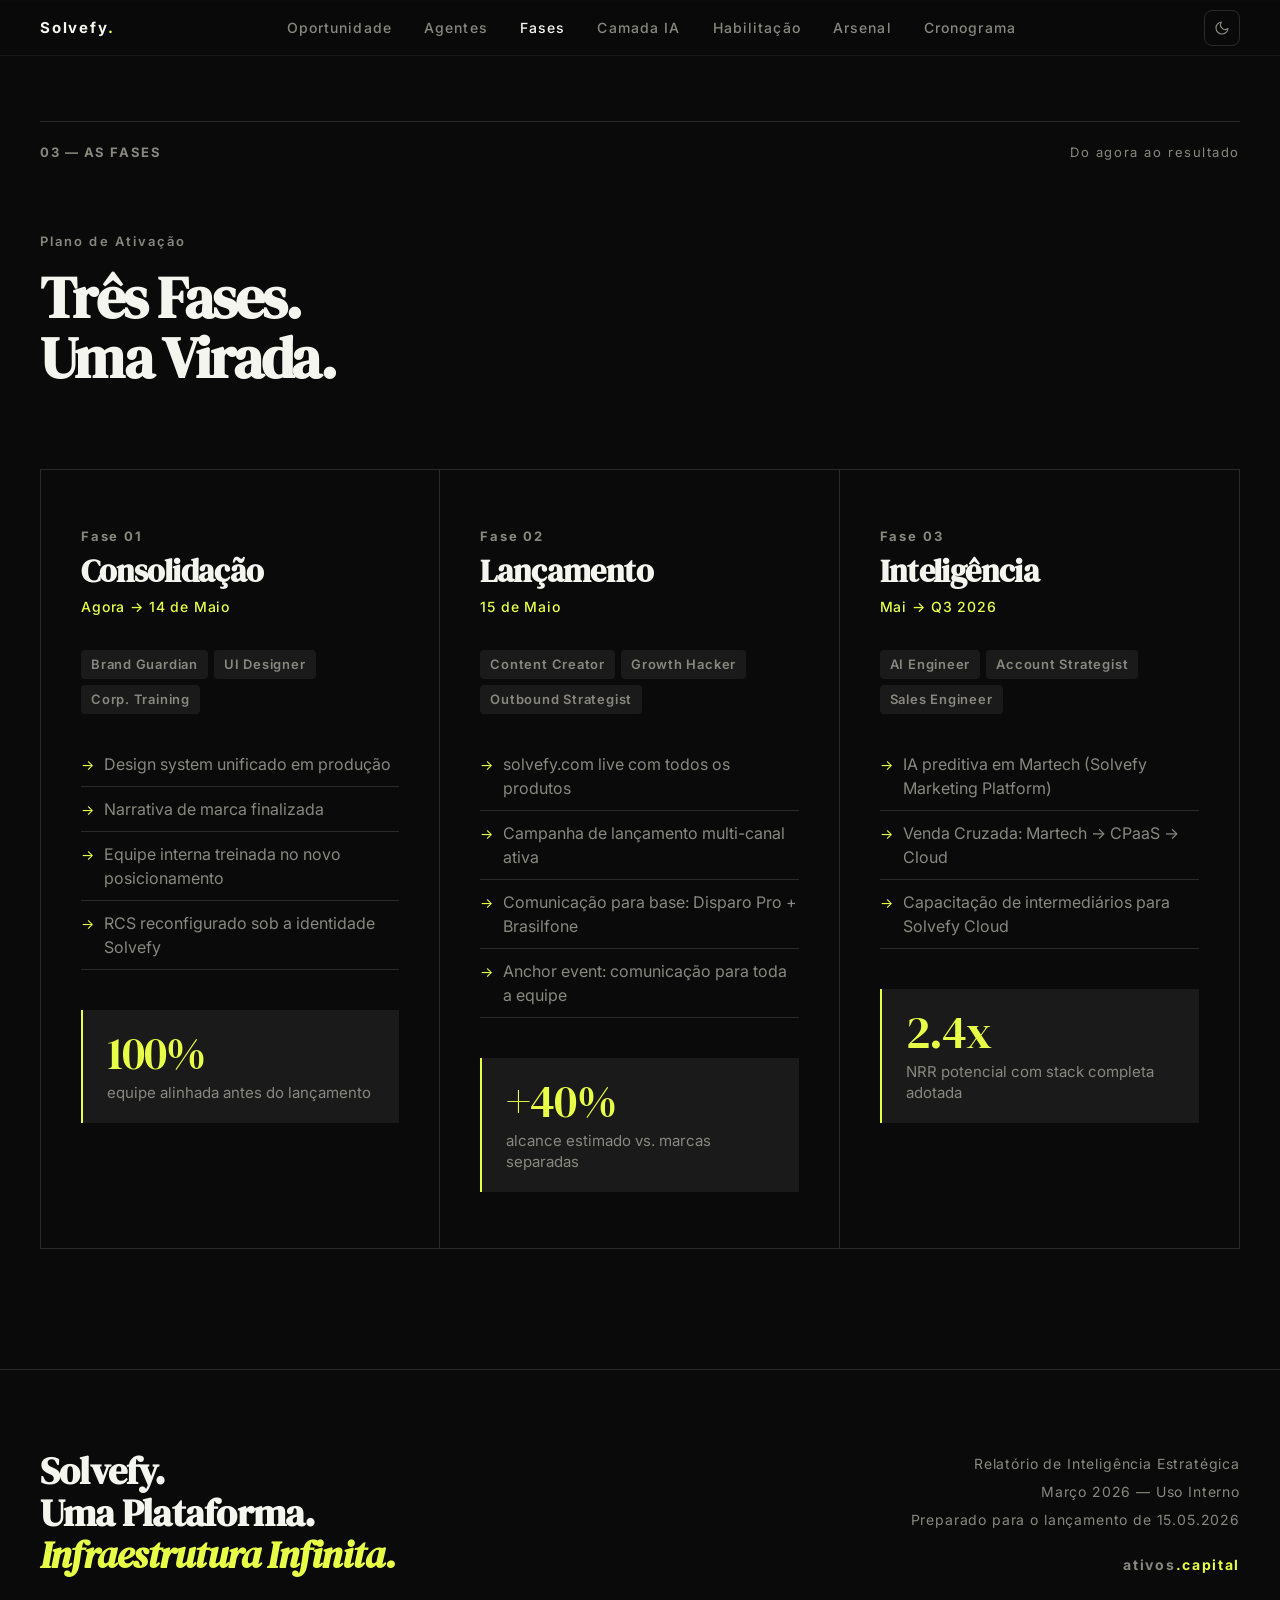
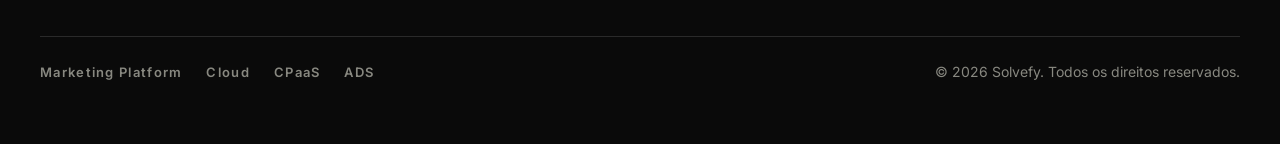
<file: fases.html>
<!DOCTYPE html>
<html lang="pt-BR">
<head>
  <meta charset="UTF-8">
  <meta name="viewport" content="width=device-width, initial-scale=1.0">
  <title>Solvefy — As Fases</title>
  <link rel="preconnect" href="https://fonts.googleapis.com">
  <link rel="preconnect" href="https://fonts.gstatic.com" crossorigin>
  <link href="https://fonts.googleapis.com/css2?family=Inter:wght@300;400;500;600;700&family=DM+Serif+Display:ital@0;1&display=swap" rel="stylesheet">
  <link rel="stylesheet" href="theme.css">
  <script src="theme.js"></script>
  <style>
    *, *::before, *::after {
      box-sizing: border-box;
      margin: 0;
      padding: 0;
    }

    :root {
      --bg-dark: #0A0A0A;
      --bg-card: #141414;
      --bg-muted: #1A1A1A;
      --bg-light: #F5F5F0;
      --text-primary: #F5F5F0;
      --text-dark: #0A0A0A;
      --text-muted: #888880;
      --text-muted-dark: #555550;
      --accent: #E8FF47;
      --violet: #7B61FF;
      --rule: #2A2A2A;
      --rule-light: #DDDDD8;
      --font-sans: 'Inter', system-ui, -apple-system, sans-serif;
      --font-display: 'DM Serif Display', 'Georgia', serif;
    }

    html {
      scroll-behavior: smooth;
      font-size: 18px;
    }


    body {
      background-color: var(--bg-dark);
      color: var(--text-primary);
      font-family: var(--font-sans);
      font-size: 17px;
      line-height: 1.6;
      -webkit-font-smoothing: antialiased;
      -moz-osx-font-smoothing: grayscale;
    }

    /* ─── FLOATING NAV ─────────────────────────────────────────── */

    .nav {
      position: fixed;
      top: 0;
      left: 0;
      right: 0;
      z-index: 100;
      padding: 0 40px;
      height: 56px;
      display: flex;
      align-items: center;
      justify-content: space-between;
      background: rgba(10, 10, 10, 0.88);
      backdrop-filter: blur(12px);
      -webkit-backdrop-filter: blur(12px);
      border-bottom: 1px solid rgba(255, 255, 255, 0.06);
      transition: background 0.3s ease;
    }

    .nav-logo {
      font-family: var(--font-sans);
      font-weight: 700;
      font-size: 15px;
      letter-spacing: 0.12em;
      text-transform: uppercaso;
      color: var(--text-primary);
      text-decoration: none;
    }

    .nav-logo span {
      color: var(--accent);
    }

    .nav-links {
      display: flex;
      gap: 32px;
      list-style: none;
    }

    .nav-links a {
      font-size: 14px;
      font-weight: 500;
      letter-spacing: 0.08em;
      text-transform: uppercaso;
      color: var(--text-muted);
      text-decoration: none;
      transition: color 0.2s;
    }

    .nav-links a:hover {
      color: var(--text-primary);
    }

    /* ─── UTILITIES ────────────────────────────────────────────── */

    .container {
      max-width: 1280px;
      margin: 0 auto;
      padding: 0 40px;
    }

    .rule {
      border: none;
      border-top: 1px solid var(--rule);
      margin: 0;
    }

    .rule--light {
      border-top-color: var(--rule-light);
    }

    .eyebrow {
      font-size: 13px;
      font-weight: 600;
      letter-spacing: 0.16em;
      text-transform: uppercaso;
      color: var(--text-muted);
    }

    .eyebrow--light {
      color: var(--text-muted-dark);
    }

    .badge {
      display: inline-block;
      font-size: 12px;
      font-weight: 700;
      letter-spacing: 0.12em;
      text-transform: uppercaso;
      padding: 3px 10px;
      border-radius: 100px;
      line-height: 1.6;
    }

    .badge--marca    { background: #1A1A2E; color: #7B61FF; }
    .badge--growth   { background: #1A2E1A; color: #4ADE80; }
    .badge--sales    { background: #2E1A1A; color: #FB7185; }
    .badge--intel    { background: #1A2430; color: #38BDF8; }
    .badge--enable   { background: #2A1A1A; color: #FBBF24; }

    /* Light section badge variants */
    .light .badge--marca    { background: #EDE9FF; color: #5B3FDB; }
    .light .badge--growth   { background: #DCFCE7; color: #16A34A; }
    .light .badge--sales    { background: #FFE4E6; color: #BE123C; }
    .light .badge--intel    { background: #E0F2FE; color: #0369A1; }
    .light .badge--enable   { background: #FEF3C7; color: #92400E; }

    /* ─── ANIMATION ────────────────────────────────────────────── */

    .fade-up {
      opacity: 0;
      transform: translateY(28px);
      transition: opacity 0.7s cubic-bezier(0.22, 1, 0.36, 1),
                  transform 0.7s cubic-bezier(0.22, 1, 0.36, 1);
    }

    .fade-up.visible {
      opacity: 1;
      transform: translateY(0);
    }

    .fade-up--delay-1 { transition-delay: 0.1s; }
    .fade-up--delay-2 { transition-delay: 0.2s; }
    .fade-up--delay-3 { transition-delay: 0.3s; }
    .fade-up--delay-4 { transition-delay: 0.4s; }
    .fade-up--delay-5 { transition-delay: 0.5s; }

    /* ─── SECTION 1: HERO ──────────────────────────────────────── */

    .hero {
      min-height: 100vh;
      background: var(--bg-dark);
      display: flex;
      flex-direction: column;
      justify-content: flex-end;
      padding-bottom: 80px;
      padding-top: 80px;
      position: relative;
      overflow: hidden;
    }

    .hero-grid-bg {
      position: absolute;
      inset: 0;
      background-image:
        linear-gradient(rgba(255,255,255,0.025) 1px, transparent 1px),
        linear-gradient(90deg, rgba(255,255,255,0.025) 1px, transparent 1px);
      background-size: 80px 80px;
      pointer-events: none;
    }

    .hero-gradient {
      position: absolute;
      bottom: 0;
      left: 0;
      right: 0;
      height: 60%;
      background: linear-gradient(to top, var(--bg-dark), transparent);
      pointer-events: none;
    }

    .hero-content {
      position: relative;
      z-index: 1;
    }

    .hero-eyebrow {
      font-size: 13px;
      font-weight: 600;
      letter-spacing: 0.2em;
      text-transform: uppercaso;
      color: var(--text-muted);
      margin-bottom: 40px;
      display: flex;
      align-items: center;
      gap: 16px;
    }

    .hero-eyebrow::before {
      content: '';
      display: block;
      width: 32px;
      height: 1px;
      background: var(--text-muted);
    }

    .hero-year {
      font-family: var(--font-display);
      font-size: clamp(115px, 14vw, 230px);
      line-height: 0.85;
      letter-spacing: -0.04em;
      color: var(--text-primary);
      margin-bottom: 32px;
    }

    .hero-headline {
      font-family: var(--font-display);
      font-size: clamp(41px, 5.5vw, 83px);
      line-height: 1.05;
      letter-spacing: -0.03em;
      color: var(--text-primary);
      margin-bottom: 20px;
      max-width: 760px;
    }

    .hero-headline em {
      color: var(--accent);
      font-style: italic;
    }

    .hero-subhead {
      font-size: 18px;
      font-weight: 400;
      color: var(--text-muted);
      max-width: 560px;
      line-height: 1.7;
      margin-bottom: 56px;
    }

    .hero-meta {
      display: flex;
      align-items: center;
      gap: 40px;
      padding-top: 32px;
      border-top: 1px solid var(--rule);
    }

    .hero-meta-date {
      font-size: 15px;
      font-weight: 500;
      letter-spacing: 0.08em;
      color: var(--text-muted);
    }

    .hero-meta-tag {
      font-size: 13px;
      font-weight: 700;
      letter-spacing: 0.14em;
      text-transform: uppercaso;
      color: var(--accent);
      background: rgba(232, 255, 71, 0.1);
      padding: 4px 12px;
      border-radius: 100px;
    }

    /* ─── SECTION 2: THE OPPORTUNITY ───────────────────────────── */

    .opportunity {
      background: var(--bg-dark);
      padding: 120px 0;
      border-top: 1px solid var(--rule);
    }

    .opportunity-stats {
      display: grid;
      grid-template-columns: repeat(3, 1fr);
      gap: 0;
      margin-bottom: 80px;
      border: 1px solid var(--rule);
    }

    .stat-block {
      padding: 56px 48px;
      border-right: 1px solid var(--rule);
    }

    .stat-block:last-child {
      border-right: none;
    }

    .stat-number {
      font-family: var(--font-display);
      font-size: clamp(64px, 7vw, 110px);
      line-height: 0.9;
      letter-spacing: -0.03em;
      color: var(--accent);
      margin-bottom: 20px;
    }

    .stat-label {
      font-size: 16px;
      color: var(--text-muted);
      line-height: 1.6;
      max-width: 220px;
    }

    .opportunity-narrative {
      display: grid;
      grid-template-columns: 1fr 1fr;
      gap: 80px;
      align-items: start;
    }

    .opportunity-narrative p {
      font-size: 18px;
      line-height: 1.8;
      color: var(--text-muted);
    }

    .opportunity-narrative p strong {
      color: var(--text-primary);
      font-weight: 600;
    }

    .opportunity-quote {
      border-left: 2px solid var(--accent);
      padding-left: 24px;
    }

    .opportunity-quote p {
      font-size: 17px;
      font-style: italic;
      color: var(--text-muted);
      line-height: 1.7;
    }

    .opportunity-quote cite {
      display: block;
      margin-top: 12px;
      font-size: 14px;
      font-style: normal;
      font-weight: 600;
      letter-spacing: 0.08em;
      text-transform: uppercaso;
      color: var(--text-muted);
    }

    /* ─── SECTION 3: THE FRAMEWORK ──────────────────────────────── */

    .framework {
      background: var(--bg-light);
      color: var(--text-dark);
      padding: 120px 0;
    }

    .framework .eyebrow {
      color: var(--text-muted-dark);
    }

    .framework-header {
      margin-bottom: 80px;
    }

    .framework-headline {
      font-family: var(--font-display);
      font-size: clamp(41px, 4.5vw, 69px);
      line-height: 1.05;
      letter-spacing: -0.03em;
      color: var(--text-dark);
      margin-top: 16px;
      margin-bottom: 8px;
    }

    .framework-subhead {
      font-size: 18px;
      color: var(--text-muted-dark);
      font-weight: 400;
    }

    .framework-theory {
      display: grid;
      grid-template-columns: 5fr 7fr;
      gap: 80px;
      align-items: start;
      padding: 56px 0;
      border-top: 1px solid var(--rule-light);
      border-bottom: 1px solid var(--rule-light);
      margin-bottom: 80px;
    }

    .framework-theory-label {
      font-size: 13px;
      font-weight: 700;
      letter-spacing: 0.16em;
      text-transform: uppercaso;
      color: var(--text-muted-dark);
      margin-bottom: 12px;
    }

    .framework-theory-title {
      font-family: var(--font-display);
      font-size: 32px;
      line-height: 1.2;
      letter-spacing: -0.02em;
      color: var(--text-dark);
    }

    .framework-theory-body {
      font-size: 17px;
      line-height: 1.8;
      color: var(--text-muted-dark);
    }

    .framework-theory-body strong {
      color: var(--text-dark);
    }

    .agents-grid {
      display: grid;
      grid-template-columns: repeat(4, 1fr);
      gap: 16px;
    }

    .agent-card {
      background: white;
      border: 1px solid var(--rule-light);
      padding: 28px 24px;
      position: relative;
      cursor: default;
      transition: transform 0.25s cubic-bezier(0.22, 1, 0.36, 1),
                  box-shadow 0.25s cubic-bezier(0.22, 1, 0.36, 1),
                  background 0.25s ease;
      overflow: hidden;
    }

    .agent-card::after {
      content: '';
      position: absolute;
      bottom: 0;
      left: 0;
      right: 0;
      height: 2px;
      background: var(--accent);
      transform: scaleX(0);
      transform-origin: left;
      transition: transform 0.3s cubic-bezier(0.22, 1, 0.36, 1);
    }

    .agent-card:hover {
      transform: translateY(-4px);
      box-shadow: 0 16px 40px rgba(0, 0, 0, 0.12);
    }

    .agent-card:hover::after {
      transform: scaleX(1);
    }

    .agent-card:hover .agent-description {
      opacity: 1;
      transform: translateY(0);
    }

    .agent-card-top {
      margin-bottom: 16px;
    }

    .agent-name {
      font-size: 18px;
      font-weight: 700;
      letter-spacing: -0.01em;
      color: var(--text-dark);
      margin-bottom: 10px;
      line-height: 1.3;
    }

    .agent-role {
      font-size: 15px;
      color: var(--text-muted-dark);
      line-height: 1.5;
      margin-top: 12px;
    }

    .agent-question {
      font-size: 15px;
      font-style: italic;
      color: var(--text-dark);
      line-height: 1.5;
      padding-top: 16px;
      border-top: 1px solid var(--rule-light);
      margin-top: 16px;
    }

    .agent-question::before {
      content: '"';
      font-family: var(--font-display);
      font-size: 23px;
      color: var(--violet);
      line-height: 1;
      display: block;
      margin-bottom: 4px;
    }

    .agent-description {
      font-size: 14px;
      color: var(--text-muted-dark);
      opacity: 0;
      transform: translateY(6px);
      transition: opacity 0.3s ease, transform 0.3s ease;
      transition-delay: 0.05s;
    }

    /* ─── SECTION 4: TIMELINE ───────────────────────────────────── */

    .timeline-section {
      background: var(--bg-dark);
      padding: 120px 0;
      border-top: 1px solid var(--rule);
    }

    .timeline-header {
      margin-bottom: 80px;
    }

    .section-headline {
      font-family: var(--font-display);
      font-size: clamp(41px, 4.5vw, 69px);
      line-height: 1.05;
      letter-spacing: -0.03em;
      color: var(--text-primary);
      margin-top: 16px;
    }

    .timeline {
      display: grid;
      grid-template-columns: repeat(3, 1fr);
      gap: 0;
      border: 1px solid var(--rule);
    }

    .phase {
      padding: 56px 40px;
      border-right: 1px solid var(--rule);
      position: relative;
    }

    .phase:last-child {
      border-right: none;
    }

    .phase-number {
      font-size: 13px;
      font-weight: 700;
      letter-spacing: 0.14em;
      text-transform: uppercaso;
      color: var(--text-muted);
      margin-bottom: 8px;
    }

    .phase-title {
      font-family: var(--font-display);
      font-size: 32px;
      line-height: 1.1;
      letter-spacing: -0.02em;
      color: var(--text-primary);
      margin-bottom: 6px;
    }

    .phase-period {
      font-size: 14px;
      font-weight: 500;
      letter-spacing: 0.06em;
      color: var(--accent);
      margin-bottom: 32px;
    }

    .phase-agents {
      display: flex;
      flex-wrap: wrap;
      gap: 6px;
      margin-bottom: 28px;
    }

    .phase-agent-tag {
      font-size: 13px;
      font-weight: 600;
      letter-spacing: 0.06em;
      background: var(--bg-muted);
      color: var(--text-muted);
      padding: 4px 10px;
      border-radius: 4px;
    }

    .phase-actions {
      list-style: none;
      margin-bottom: 40px;
    }

    .phase-actions li {
      font-size: 16px;
      color: var(--text-muted);
      padding: 10px 0;
      border-bottom: 1px solid var(--rule);
      display: flex;
      align-items: flex-start;
      gap: 10px;
      line-height: 1.5;
    }

    .phase-actions li::before {
      content: '→';
      color: var(--accent);
      font-size: 14px;
      margin-top: 2px;
      flex-shrink: 0;
    }

    .phase-metric {
      background: var(--bg-muted);
      padding: 20px 24px;
      border-left: 2px solid var(--accent);
    }

    .phase-metric-number {
      font-family: var(--font-display);
      font-size: 46px;
      line-height: 1;
      letter-spacing: -0.02em;
      color: var(--accent);
      margin-bottom: 6px;
    }

    .phase-metric-label {
      font-size: 15px;
      color: var(--text-muted);
      line-height: 1.4;
    }

    /* ─── SECTION 5: AI LAYER ───────────────────────────────────── */

    .ai-layer {
      background: var(--accent);
      padding: 120px 0;
    }

    .ai-layer-headline {
      font-family: var(--font-display);
      font-size: clamp(46px, 6vw, 92px);
      line-height: 1.0;
      letter-spacing: -0.04em;
      color: var(--bg-dark);
      margin-bottom: 80px;
      max-width: 800px;
    }

    .ai-columns {
      display: grid;
      grid-template-columns: repeat(4, 1fr);
      gap: 0;
      border-top: 1px solid rgba(0,0,0,0.15);
    }

    .ai-col {
      padding: 48px 32px;
      border-right: 1px solid rgba(0,0,0,0.12);
    }

    .ai-col:last-child {
      border-right: none;
    }

    .ai-col-product {
      font-size: 13px;
      font-weight: 800;
      letter-spacing: 0.16em;
      text-transform: uppercaso;
      color: rgba(10, 10, 10, 0.5);
      margin-bottom: 10px;
    }

    .ai-col-name {
      font-size: 21px;
      font-weight: 700;
      letter-spacing: -0.02em;
      color: var(--bg-dark);
      margin-bottom: 20px;
      line-height: 1.2;
    }

    .ai-col-description {
      font-size: 16px;
      color: rgba(10, 10, 10, 0.65);
      line-height: 1.7;
    }

    .ai-reference {
      margin-top: 80px;
      padding-top: 32px;
      border-top: 1px solid rgba(0,0,0,0.15);
      display: flex;
      gap: 24px;
      align-items: flex-start;
    }

    .ai-reference-bar {
      width: 2px;
      height: 48px;
      background: var(--bg-dark);
      flex-shrink: 0;
      margin-top: 4px;
    }

    .ai-reference-text {
      font-size: 16px;
      font-style: italic;
      color: rgba(10, 10, 10, 0.6);
      line-height: 1.7;
    }

    .ai-reference-text strong {
      color: var(--bg-dark);
      font-style: normal;
    }

    /* ─── SECTION 6: EDUCATION ──────────────────────────────────── */

    .education {
      background: var(--bg-dark);
      padding: 120px 0;
      border-top: 1px solid var(--rule);
    }

    .education-header {
      margin-bottom: 80px;
    }

    .education-grid {
      display: grid;
      grid-template-columns: 1fr 1fr;
      gap: 80px;
      align-items: start;
    }

    .education-problem-label {
      font-size: 13px;
      font-weight: 700;
      letter-spacing: 0.14em;
      text-transform: uppercaso;
      color: #FB7185;
      margin-bottom: 16px;
    }

    .education-solution-label {
      font-size: 13px;
      font-weight: 700;
      letter-spacing: 0.14em;
      text-transform: uppercaso;
      color: #4ADE80;
      margin-bottom: 16px;
    }

    .education-text {
      font-size: 17px;
      color: var(--text-muted);
      line-height: 1.8;
    }

    .education-text strong {
      color: var(--text-primary);
    }

    .habilitação-layers {
      margin-top: 32px;
      display: flex;
      flex-direction: column;
      gap: 0;
    }

    .habilitação-layer {
      padding: 24px 0;
      border-bottom: 1px solid var(--rule);
      display: grid;
      grid-template-columns: 80px 1fr;
      gap: 24px;
      align-items: center;
    }

    .habilitação-layer:first-child {
      border-top: 1px solid var(--rule);
    }

    .layer-number {
      font-family: var(--font-display);
      font-size: 55px;
      line-height: 1;
      letter-spacing: -0.03em;
      color: var(--rule);
    }

    .layer-content {}

    .layer-title {
      font-size: 17px;
      font-weight: 700;
      color: var(--text-primary);
      margin-bottom: 4px;
    }

    .layer-desc {
      font-size: 15px;
      color: var(--text-muted);
      line-height: 1.6;
    }

    /* ─── SECTION 7: FOOTER ─────────────────────────────────────── */

    .footer {
      background: var(--bg-dark);
      padding: 80px 0 60px;
      border-top: 1px solid var(--rule);
    }

    .footer-inner {
      display: grid;
      grid-template-columns: 1fr 1fr;
      gap: 40px;
      align-items: end;
    }

    .footer-tagline {
      font-family: var(--font-display);
      font-size: clamp(28px, 3vw, 46px);
      line-height: 1.1;
      letter-spacing: -0.02em;
      color: var(--text-primary);
    }

    .footer-tagline em {
      color: var(--accent);
      font-style: italic;
    }

    .footer-meta {
      text-align: right;
    }

    .footer-meta-line {
      font-size: 14px;
      color: var(--text-muted);
      letter-spacing: 0.06em;
      line-height: 2;
    }

    .footer-meta-marca {
      font-size: 14px;
      font-weight: 700;
      letter-spacing: 0.12em;
      text-transform: uppercaso;
      color: var(--text-muted);
      margin-top: 8px;
    }

    .footer-meta-marca span {
      color: var(--accent);
    }

    .footer-bottom {
      margin-top: 60px;
      padding-top: 24px;
      border-top: 1px solid var(--rule);
      display: flex;
      justify-content: space-between;
      align-items: center;
    }

    .footer-products {
      display: flex;
      gap: 24px;
    }

    .footer-product {
      font-size: 13px;
      font-weight: 600;
      letter-spacing: 0.1em;
      text-transform: uppercaso;
      color: var(--text-muted);
    }

    .footer-copy {
      font-size: 14px;
      color: var(--text-muted);
    }

    /* ─── DIVIDERS ──────────────────────────────────────────────── */

    .section-divider {
      padding: 20px 40px;
      border-top: 1px solid var(--rule);
      display: flex;
      align-items: center;
      justify-content: space-between;
    }

    .section-divider--light {
      border-top-color: var(--rule-light);
    }

    .section-number {
      font-size: 13px;
      font-weight: 700;
      letter-spacing: 0.12em;
      color: var(--text-muted);
    }

    .section-number--light {
      color: var(--text-muted-dark);
    }

    /* ─── RESPONSIVE ────────────────────────────────────────────── */

    @media (max-width: 1024px) {
      .container { padding: 0 24px; }
      .nav { padding: 0 24px; }
      .nav-links { gap: 20px; }
      .agents-grid { grid-template-columns: repeat(2, 1fr); }
      .ai-columns { grid-template-columns: repeat(2, 1fr); }
      .ai-col:nth-child(2) { border-right: none; }
      .ai-col:nth-child(3) { border-top: 1px solid rgba(0,0,0,0.12); }
      .ai-col:nth-child(4) { border-top: 1px solid rgba(0,0,0,0.12); }
    }

    @media (max-width: 768px) {
      .container { padding: 0 20px; }
      .nav { padding: 0 20px; }
      .nav-links { display: none; }

      .hero { padding-bottom: 60px; min-height: 100svh; }

      .opportunity-stats { grid-template-columns: 1fr; }
      .stat-block { border-right: none; border-bottom: 1px solid var(--rule); }
      .stat-block:last-child { border-bottom: none; }

      .opportunity-narrative { grid-template-columns: 1fr; gap: 40px; }

      .framework-theory { grid-template-columns: 1fr; gap: 32px; }

      .agents-grid { grid-template-columns: 1fr; }

      .timeline { grid-template-columns: 1fr; }
      .phase { border-right: none; border-bottom: 1px solid var(--rule); }
      .phase:last-child { border-bottom: none; }

      .ai-columns { grid-template-columns: 1fr; }
      .ai-col { border-right: none; border-bottom: 1px solid rgba(0,0,0,0.12); }
      .ai-col:last-child { border-bottom: none; }

      .education-grid { grid-template-columns: 1fr; gap: 48px; }

      .footer-inner { grid-template-columns: 1fr; gap: 32px; }
      .footer-meta { text-align: left; }
      .footer-bottom { flex-direction: column; gap: 16px; align-items: flex-start; }
      .footer-products { flex-wrap: wrap; gap: 16px; }
    }

    /* ─── PRINT ─────────────────────────────────────────────────── */

    @media print {
      .nav { display: none; }
      .fade-up { opacity: 1; transform: none; }
      .hero-grid-bg { display: none; }

  
    body { background: white; color: #0A0A0A; }
      .hero, .opportunity, .timeline-section, .education, .footer {
        background: white !important;
        color: #0A0A0A !important;
      }
      .framework { background: #F5F5F0; }
      .ai-layer { background: #F0F0E8; }

      .hero-year, .stat-number, .phase-metric-number, .ai-layer-headline {
        color: #0A0A0A !important;
      }

      .text-muted, .eyebrow, .hero-eyebrow, .stat-label,
      .opportunity-narrative p, .phase-actions li,
      .education-text, .footer-meta-line {
        color: #555 !important;
      }

      .rule, .rule--light { border-color: #DDD; }

      .agent-card { box-shadow: none; border: 1px solid #DDD; }
      .phase { border-color: #DDD; }
    }
  </style>
</head>
<body>

  <nav class="nav" role="navigation" aria-label="Navegação principal">
    <a href="index.html" class="nav-logo">Solvefy<span>.</span></a>
    <ul class="nav-links">
      <li><a href="oportunidade.html">Oportunidade</a></li>
      <li><a href="agentes.html">Agentes</a></li>
      <li><a href="fases.html" style="color: var(--text-primary);">Fases</a></li>
      <li><a href="ia.html">Camada IA</a></li>
      <li><a href="habilitacao.html">Habilitação</a></li>
      <li><a href="arsenal.html">Arsenal</a></li>
      <li><a href="cronograma.html">Cronograma</a></li>
    </ul>
  <button class="theme-toggle" onclick="toggleTheme()" aria-label="Alternar tema" title="Alternar tema">
      <svg class="icon-moon" viewBox="0 0 24 24"><path d="M21 12.79A9 9 0 1 1 11.21 3 7 7 0 0 0 21 12.79z"/></svg>
      <svg class="icon-sun" viewBox="0 0 24 24"><circle cx="12" cy="12" r="5"/><line x1="12" y1="1" x2="12" y2="3"/><line x1="12" y1="21" x2="12" y2="23"/><line x1="4.22" y1="4.22" x2="5.64" y2="5.64"/><line x1="18.36" y1="18.36" x2="19.78" y2="19.78"/><line x1="1" y1="12" x2="3" y2="12"/><line x1="21" y1="12" x2="23" y2="12"/><line x1="4.22" y1="19.78" x2="5.64" y2="18.36"/><line x1="18.36" y1="5.64" x2="19.78" y2="4.22"/></svg>
    </button>
  </nav>


  <section id="timeline" class="timeline-section" aria-labelledby="timeline-heading">

    <div class="container">
      <div class="section-divider" style="padding-left:0; padding-right:0; margin-bottom: 48px;">
        <span class="section-number">03 — AS FASES</span>
        <span class="section-number" style="font-weight:400;">Do agora ao resultado</span>
      </div>

      <div class="timeline-header">
        <p class="eyebrow">Plano de Ativação</p>
        <h2 class="section-headline fade-up" id="timeline-heading">Três Fases.<br>Uma Virada.</h2>
      </div>

      <div class="timeline fade-up" role="list">

        <!-- FASE 1 -->
        <div class="phase" role="listitem" aria-label="Fase 1: Consolidação">
          <p class="phase-number">Fase 01</p>
          <h3 class="phase-title">Consolidação</h3>
          <p class="phase-period">Agora → 14 de Maio</p>
          <div class="phase-agents" aria-label="Agentes envolvidos">
            <span class="phase-agent-tag">Brand Guardian</span>
            <span class="phase-agent-tag">UI Designer</span>
            <span class="phase-agent-tag">Corp. Training</span>
          </div>
          <ul class="phase-actions" aria-label="Ações principais">
            <li>Design system unificado em produção</li>
            <li>Narrativa de marca finalizada</li>
            <li>Equipe interna treinada no novo posicionamento</li>
            <li>RCS reconfigurado sob a identidade Solvefy</li>
          </ul>
          <div class="phase-metric" aria-label="Métrica: 100% equipe alinhada antes do lançamento">
            <div class="phase-metric-number">100%</div>
            <p class="phase-metric-label">equipe alinhada antes do lançamento</p>
          </div>
        </div>

        <!-- FASE 2 -->
        <div class="phase" role="listitem" aria-label="Fase 2: Lançamento">
          <p class="phase-number">Fase 02</p>
          <h3 class="phase-title">Lançamento</h3>
          <p class="phase-period">15 de Maio</p>
          <div class="phase-agents" aria-label="Agentes envolvidos">
            <span class="phase-agent-tag">Content Creator</span>
            <span class="phase-agent-tag">Growth Hacker</span>
            <span class="phase-agent-tag">Outbound Strategist</span>
          </div>
          <ul class="phase-actions" aria-label="Ações principais">
            <li>solvefy.com live com todos os produtos</li>
            <li>Campanha de lançamento multi-canal ativa</li>
            <li>Comunicação para base: Disparo Pro + Brasilfone</li>
            <li>Anchor event: comunicação para toda a equipe</li>
          </ul>
          <div class="phase-metric" aria-label="Métrica: +40% alcance estimado vs. marcas separadas">
            <div class="phase-metric-number">+40%</div>
            <p class="phase-metric-label">alcance estimado vs. marcas separadas</p>
          </div>
        </div>

        <!-- FASE 3 -->
        <div class="phase" role="listitem" aria-label="Fase 3: Inteligência">
          <p class="phase-number">Fase 03</p>
          <h3 class="phase-title">Inteligência</h3>
          <p class="phase-period">Mai → Q3 2026</p>
          <div class="phase-agents" aria-label="Agentes envolvidos">
            <span class="phase-agent-tag">AI Engineer</span>
            <span class="phase-agent-tag">Account Strategist</span>
            <span class="phase-agent-tag">Sales Engineer</span>
          </div>
          <ul class="phase-actions" aria-label="Ações principais">
            <li>IA preditiva em Martech (Solvefy Marketing Platform)</li>
            <li>Venda Cruzada: Martech → CPaaS → Cloud</li>
            <li>Capacitação de intermediários para Solvefy Cloud</li>
          </ul>
          <div class="phase-metric" aria-label="Métrica: 2.4x NRR potencial com stack completa adotada">
            <div class="phase-metric-number">2.4x</div>
            <p class="phase-metric-label">NRR potencial com stack completa adotada</p>
          </div>
        </div>

      </div>
    </div>

  </section>

    <footer class="footer" role="contentinfo">
    <div class="container">

      <div class="footer-inner fade-up">
        <h2 class="footer-tagline">
          Solvefy.<br>Uma Plataforma.<br><em>Infraestrutura Infinita.</em>
        </h2>
        <div class="footer-meta">
          <p class="footer-meta-line">Relatório de Inteligência Estratégica</p>
          <p class="footer-meta-line">Março 2026 — Uso Interno</p>
          <p class="footer-meta-line">Preparado para o lançamento de 15.05.2026</p>
          <p class="footer-meta-marca" style="margin-top: 20px;">ativos<span>.capital</span></p>
        </div>
      </div>

      <div class="footer-bottom">
        <div class="footer-products" role="list" aria-label="Produtos Solvefy">
          <span class="footer-product" role="listitem">Marketing Platform</span>
          <span class="footer-product" role="listitem">Cloud</span>
          <span class="footer-product" role="listitem">CPaaS</span>
          <span class="footer-product" role="listitem">ADS</span>
        </div>
        <p class="footer-copy">&copy; 2026 Solvefy. Todos os direitos reservados.</p>
      </div>

    </div>
  </footer>

    <script>
    (function () {
      'use strict';

      var elements = document.querySelectorAll('.fade-up');

      if (!elements.length) return;

      var observer = new IntersectionObserver(function (entries) {
        entries.forEach(function (entry) {
          if (entry.isIntersecting) {
            entry.target.classList.add('visible');
            observer.unobserve(entry.target);
          }
        });
      }, {
        threshold: 0.12,
        rootMargin: '0px 0px -40px 0px'
      });

      elements.forEach(function (el) {
        observer.observe(el);
      });

      // Hero elements visible immediately
      var heroElements = document.querySelectorAll('.hero .fade-up');
      heroElements.forEach(function (el) {
        el.classList.add('visible');
      });
    })();
  </script>


</body>
</html>
</file>
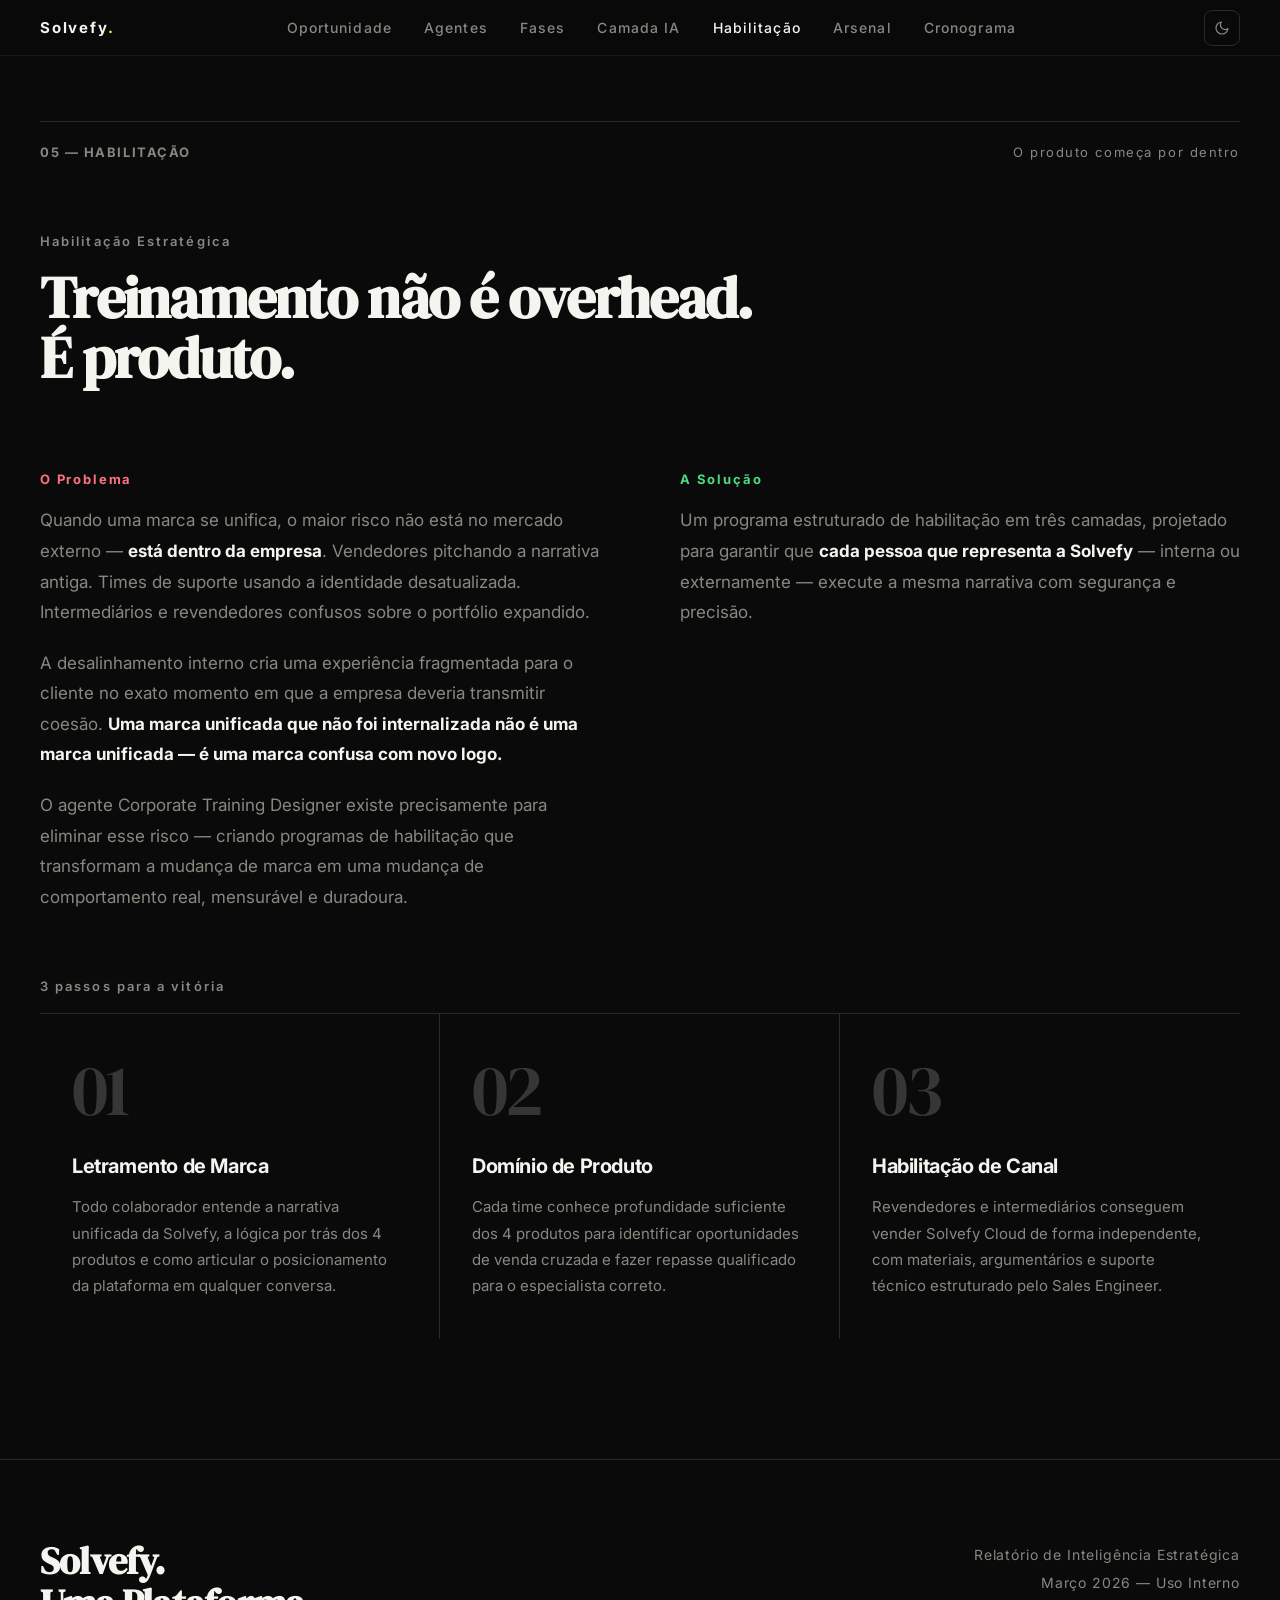
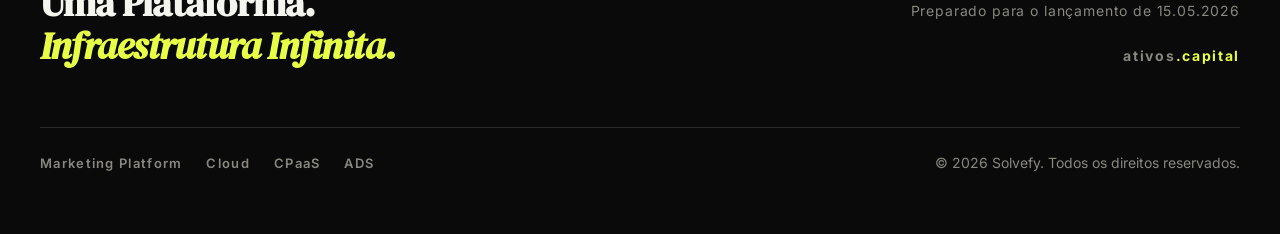
<file: habilitacao.html>
<!DOCTYPE html>
<html lang="pt-BR">
<head>
  <meta charset="UTF-8">
  <meta name="viewport" content="width=device-width, initial-scale=1.0">
  <title>Solvefy — Habilitação</title>
  <link rel="preconnect" href="https://fonts.googleapis.com">
  <link rel="preconnect" href="https://fonts.gstatic.com" crossorigin>
  <link href="https://fonts.googleapis.com/css2?family=Inter:wght@300;400;500;600;700&family=DM+Serif+Display:ital@0;1&display=swap" rel="stylesheet">
  <link rel="stylesheet" href="theme.css">
  <script src="theme.js"></script>
  <style>
    *, *::before, *::after {
      box-sizing: border-box;
      margin: 0;
      padding: 0;
    }

    :root {
      --bg-dark: #0A0A0A;
      --bg-card: #141414;
      --bg-muted: #1A1A1A;
      --bg-light: #F5F5F0;
      --text-primary: #F5F5F0;
      --text-dark: #0A0A0A;
      --text-muted: #888880;
      --text-muted-dark: #555550;
      --accent: #E8FF47;
      --violet: #7B61FF;
      --rule: #2A2A2A;
      --rule-light: #DDDDD8;
      --font-sans: 'Inter', system-ui, -apple-system, sans-serif;
      --font-display: 'DM Serif Display', 'Georgia', serif;
    }

    html {
      scroll-behavior: smooth;
      font-size: 18px;
    }


    body {
      background-color: var(--bg-dark);
      color: var(--text-primary);
      font-family: var(--font-sans);
      font-size: 17px;
      line-height: 1.6;
      -webkit-font-smoothing: antialiased;
      -moz-osx-font-smoothing: grayscale;
    }

    /* ─── FLOATING NAV ─────────────────────────────────────────── */

    .nav {
      position: fixed;
      top: 0;
      left: 0;
      right: 0;
      z-index: 100;
      padding: 0 40px;
      height: 56px;
      display: flex;
      align-items: center;
      justify-content: space-between;
      background: rgba(10, 10, 10, 0.88);
      backdrop-filter: blur(12px);
      -webkit-backdrop-filter: blur(12px);
      border-bottom: 1px solid rgba(255, 255, 255, 0.06);
      transition: background 0.3s ease;
    }

    .nav-logo {
      font-family: var(--font-sans);
      font-weight: 700;
      font-size: 15px;
      letter-spacing: 0.12em;
      text-transform: uppercaso;
      color: var(--text-primary);
      text-decoration: none;
    }

    .nav-logo span {
      color: var(--accent);
    }

    .nav-links {
      display: flex;
      gap: 32px;
      list-style: none;
    }

    .nav-links a {
      font-size: 14px;
      font-weight: 500;
      letter-spacing: 0.08em;
      text-transform: uppercaso;
      color: var(--text-muted);
      text-decoration: none;
      transition: color 0.2s;
    }

    .nav-links a:hover {
      color: var(--text-primary);
    }

    /* ─── UTILITIES ────────────────────────────────────────────── */

    .container {
      max-width: 1280px;
      margin: 0 auto;
      padding: 0 40px;
    }

    .rule {
      border: none;
      border-top: 1px solid var(--rule);
      margin: 0;
    }

    .rule--light {
      border-top-color: var(--rule-light);
    }

    .eyebrow {
      font-size: 13px;
      font-weight: 600;
      letter-spacing: 0.16em;
      text-transform: uppercaso;
      color: var(--text-muted);
    }

    .eyebrow--light {
      color: var(--text-muted-dark);
    }

    .badge {
      display: inline-block;
      font-size: 12px;
      font-weight: 700;
      letter-spacing: 0.12em;
      text-transform: uppercaso;
      padding: 3px 10px;
      border-radius: 100px;
      line-height: 1.6;
    }

    .badge--marca    { background: #1A1A2E; color: #7B61FF; }
    .badge--growth   { background: #1A2E1A; color: #4ADE80; }
    .badge--sales    { background: #2E1A1A; color: #FB7185; }
    .badge--intel    { background: #1A2430; color: #38BDF8; }
    .badge--enable   { background: #2A1A1A; color: #FBBF24; }

    /* Light section badge variants */
    .light .badge--marca    { background: #EDE9FF; color: #5B3FDB; }
    .light .badge--growth   { background: #DCFCE7; color: #16A34A; }
    .light .badge--sales    { background: #FFE4E6; color: #BE123C; }
    .light .badge--intel    { background: #E0F2FE; color: #0369A1; }
    .light .badge--enable   { background: #FEF3C7; color: #92400E; }

    /* ─── ANIMATION ────────────────────────────────────────────── */

    .fade-up {
      opacity: 0;
      transform: translateY(28px);
      transition: opacity 0.7s cubic-bezier(0.22, 1, 0.36, 1),
                  transform 0.7s cubic-bezier(0.22, 1, 0.36, 1);
    }

    .fade-up.visible {
      opacity: 1;
      transform: translateY(0);
    }

    .fade-up--delay-1 { transition-delay: 0.1s; }
    .fade-up--delay-2 { transition-delay: 0.2s; }
    .fade-up--delay-3 { transition-delay: 0.3s; }
    .fade-up--delay-4 { transition-delay: 0.4s; }
    .fade-up--delay-5 { transition-delay: 0.5s; }

    /* ─── SECTION 1: HERO ──────────────────────────────────────── */

    .hero {
      min-height: 100vh;
      background: var(--bg-dark);
      display: flex;
      flex-direction: column;
      justify-content: flex-end;
      padding-bottom: 80px;
      padding-top: 80px;
      position: relative;
      overflow: hidden;
    }

    .hero-grid-bg {
      position: absolute;
      inset: 0;
      background-image:
        linear-gradient(rgba(255,255,255,0.025) 1px, transparent 1px),
        linear-gradient(90deg, rgba(255,255,255,0.025) 1px, transparent 1px);
      background-size: 80px 80px;
      pointer-events: none;
    }

    .hero-gradient {
      position: absolute;
      bottom: 0;
      left: 0;
      right: 0;
      height: 60%;
      background: linear-gradient(to top, var(--bg-dark), transparent);
      pointer-events: none;
    }

    .hero-content {
      position: relative;
      z-index: 1;
    }

    .hero-eyebrow {
      font-size: 13px;
      font-weight: 600;
      letter-spacing: 0.2em;
      text-transform: uppercaso;
      color: var(--text-muted);
      margin-bottom: 40px;
      display: flex;
      align-items: center;
      gap: 16px;
    }

    .hero-eyebrow::before {
      content: '';
      display: block;
      width: 32px;
      height: 1px;
      background: var(--text-muted);
    }

    .hero-year {
      font-family: var(--font-display);
      font-size: clamp(115px, 14vw, 230px);
      line-height: 0.85;
      letter-spacing: -0.04em;
      color: var(--text-primary);
      margin-bottom: 32px;
    }

    .hero-headline {
      font-family: var(--font-display);
      font-size: clamp(41px, 5.5vw, 83px);
      line-height: 1.05;
      letter-spacing: -0.03em;
      color: var(--text-primary);
      margin-bottom: 20px;
      max-width: 760px;
    }

    .hero-headline em {
      color: var(--accent);
      font-style: italic;
    }

    .hero-subhead {
      font-size: 18px;
      font-weight: 400;
      color: var(--text-muted);
      max-width: 560px;
      line-height: 1.7;
      margin-bottom: 56px;
    }

    .hero-meta {
      display: flex;
      align-items: center;
      gap: 40px;
      padding-top: 32px;
      border-top: 1px solid var(--rule);
    }

    .hero-meta-date {
      font-size: 15px;
      font-weight: 500;
      letter-spacing: 0.08em;
      color: var(--text-muted);
    }

    .hero-meta-tag {
      font-size: 13px;
      font-weight: 700;
      letter-spacing: 0.14em;
      text-transform: uppercaso;
      color: var(--accent);
      background: rgba(232, 255, 71, 0.1);
      padding: 4px 12px;
      border-radius: 100px;
    }

    /* ─── SECTION 2: THE OPPORTUNITY ───────────────────────────── */

    .opportunity {
      background: var(--bg-dark);
      padding: 120px 0;
      border-top: 1px solid var(--rule);
    }

    .opportunity-stats {
      display: grid;
      grid-template-columns: repeat(3, 1fr);
      gap: 0;
      margin-bottom: 80px;
      border: 1px solid var(--rule);
    }

    .stat-block {
      padding: 56px 48px;
      border-right: 1px solid var(--rule);
    }

    .stat-block:last-child {
      border-right: none;
    }

    .stat-number {
      font-family: var(--font-display);
      font-size: clamp(64px, 7vw, 110px);
      line-height: 0.9;
      letter-spacing: -0.03em;
      color: var(--accent);
      margin-bottom: 20px;
    }

    .stat-label {
      font-size: 16px;
      color: var(--text-muted);
      line-height: 1.6;
      max-width: 220px;
    }

    .opportunity-narrative {
      display: grid;
      grid-template-columns: 1fr 1fr;
      gap: 80px;
      align-items: start;
    }

    .opportunity-narrative p {
      font-size: 18px;
      line-height: 1.8;
      color: var(--text-muted);
    }

    .opportunity-narrative p strong {
      color: var(--text-primary);
      font-weight: 600;
    }

    .opportunity-quote {
      border-left: 2px solid var(--accent);
      padding-left: 24px;
    }

    .opportunity-quote p {
      font-size: 17px;
      font-style: italic;
      color: var(--text-muted);
      line-height: 1.7;
    }

    .opportunity-quote cite {
      display: block;
      margin-top: 12px;
      font-size: 14px;
      font-style: normal;
      font-weight: 600;
      letter-spacing: 0.08em;
      text-transform: uppercaso;
      color: var(--text-muted);
    }

    /* ─── SECTION 3: THE FRAMEWORK ──────────────────────────────── */

    .framework {
      background: var(--bg-light);
      color: var(--text-dark);
      padding: 120px 0;
    }

    .framework .eyebrow {
      color: var(--text-muted-dark);
    }

    .framework-header {
      margin-bottom: 80px;
    }

    .framework-headline {
      font-family: var(--font-display);
      font-size: clamp(41px, 4.5vw, 69px);
      line-height: 1.05;
      letter-spacing: -0.03em;
      color: var(--text-dark);
      margin-top: 16px;
      margin-bottom: 8px;
    }

    .framework-subhead {
      font-size: 18px;
      color: var(--text-muted-dark);
      font-weight: 400;
    }

    .framework-theory {
      display: grid;
      grid-template-columns: 5fr 7fr;
      gap: 80px;
      align-items: start;
      padding: 56px 0;
      border-top: 1px solid var(--rule-light);
      border-bottom: 1px solid var(--rule-light);
      margin-bottom: 80px;
    }

    .framework-theory-label {
      font-size: 13px;
      font-weight: 700;
      letter-spacing: 0.16em;
      text-transform: uppercaso;
      color: var(--text-muted-dark);
      margin-bottom: 12px;
    }

    .framework-theory-title {
      font-family: var(--font-display);
      font-size: 32px;
      line-height: 1.2;
      letter-spacing: -0.02em;
      color: var(--text-dark);
    }

    .framework-theory-body {
      font-size: 17px;
      line-height: 1.8;
      color: var(--text-muted-dark);
    }

    .framework-theory-body strong {
      color: var(--text-dark);
    }

    .agents-grid {
      display: grid;
      grid-template-columns: repeat(4, 1fr);
      gap: 16px;
    }

    .agent-card {
      background: white;
      border: 1px solid var(--rule-light);
      padding: 28px 24px;
      position: relative;
      cursor: default;
      transition: transform 0.25s cubic-bezier(0.22, 1, 0.36, 1),
                  box-shadow 0.25s cubic-bezier(0.22, 1, 0.36, 1),
                  background 0.25s ease;
      overflow: hidden;
    }

    .agent-card::after {
      content: '';
      position: absolute;
      bottom: 0;
      left: 0;
      right: 0;
      height: 2px;
      background: var(--accent);
      transform: scaleX(0);
      transform-origin: left;
      transition: transform 0.3s cubic-bezier(0.22, 1, 0.36, 1);
    }

    .agent-card:hover {
      transform: translateY(-4px);
      box-shadow: 0 16px 40px rgba(0, 0, 0, 0.12);
    }

    .agent-card:hover::after {
      transform: scaleX(1);
    }

    .agent-card:hover .agent-description {
      opacity: 1;
      transform: translateY(0);
    }

    .agent-card-top {
      margin-bottom: 16px;
    }

    .agent-name {
      font-size: 18px;
      font-weight: 700;
      letter-spacing: -0.01em;
      color: var(--text-dark);
      margin-bottom: 10px;
      line-height: 1.3;
    }

    .agent-role {
      font-size: 15px;
      color: var(--text-muted-dark);
      line-height: 1.5;
      margin-top: 12px;
    }

    .agent-question {
      font-size: 15px;
      font-style: italic;
      color: var(--text-dark);
      line-height: 1.5;
      padding-top: 16px;
      border-top: 1px solid var(--rule-light);
      margin-top: 16px;
    }

    .agent-question::before {
      content: '"';
      font-family: var(--font-display);
      font-size: 23px;
      color: var(--violet);
      line-height: 1;
      display: block;
      margin-bottom: 4px;
    }

    .agent-description {
      font-size: 14px;
      color: var(--text-muted-dark);
      opacity: 0;
      transform: translateY(6px);
      transition: opacity 0.3s ease, transform 0.3s ease;
      transition-delay: 0.05s;
    }

    /* ─── SECTION 4: TIMELINE ───────────────────────────────────── */

    .timeline-section {
      background: var(--bg-dark);
      padding: 120px 0;
      border-top: 1px solid var(--rule);
    }

    .timeline-header {
      margin-bottom: 80px;
    }

    .section-headline {
      font-family: var(--font-display);
      font-size: clamp(41px, 4.5vw, 69px);
      line-height: 1.05;
      letter-spacing: -0.03em;
      color: var(--text-primary);
      margin-top: 16px;
    }

    .timeline {
      display: grid;
      grid-template-columns: repeat(3, 1fr);
      gap: 0;
      border: 1px solid var(--rule);
    }

    .phase {
      padding: 56px 40px;
      border-right: 1px solid var(--rule);
      position: relative;
    }

    .phase:last-child {
      border-right: none;
    }

    .phase-number {
      font-size: 13px;
      font-weight: 700;
      letter-spacing: 0.14em;
      text-transform: uppercaso;
      color: var(--text-muted);
      margin-bottom: 8px;
    }

    .phase-title {
      font-family: var(--font-display);
      font-size: 32px;
      line-height: 1.1;
      letter-spacing: -0.02em;
      color: var(--text-primary);
      margin-bottom: 6px;
    }

    .phase-period {
      font-size: 14px;
      font-weight: 500;
      letter-spacing: 0.06em;
      color: var(--accent);
      margin-bottom: 32px;
    }

    .phase-agents {
      display: flex;
      flex-wrap: wrap;
      gap: 6px;
      margin-bottom: 28px;
    }

    .phase-agent-tag {
      font-size: 13px;
      font-weight: 600;
      letter-spacing: 0.06em;
      background: var(--bg-muted);
      color: var(--text-muted);
      padding: 4px 10px;
      border-radius: 4px;
    }

    .phase-actions {
      list-style: none;
      margin-bottom: 40px;
    }

    .phase-actions li {
      font-size: 16px;
      color: var(--text-muted);
      padding: 10px 0;
      border-bottom: 1px solid var(--rule);
      display: flex;
      align-items: flex-start;
      gap: 10px;
      line-height: 1.5;
    }

    .phase-actions li::before {
      content: '→';
      color: var(--accent);
      font-size: 14px;
      margin-top: 2px;
      flex-shrink: 0;
    }

    .phase-metric {
      background: var(--bg-muted);
      padding: 20px 24px;
      border-left: 2px solid var(--accent);
    }

    .phase-metric-number {
      font-family: var(--font-display);
      font-size: 46px;
      line-height: 1;
      letter-spacing: -0.02em;
      color: var(--accent);
      margin-bottom: 6px;
    }

    .phase-metric-label {
      font-size: 15px;
      color: var(--text-muted);
      line-height: 1.4;
    }

    /* ─── SECTION 5: AI LAYER ───────────────────────────────────── */

    .ai-layer {
      background: var(--accent);
      padding: 120px 0;
    }

    .ai-layer-headline {
      font-family: var(--font-display);
      font-size: clamp(46px, 6vw, 92px);
      line-height: 1.0;
      letter-spacing: -0.04em;
      color: var(--bg-dark);
      margin-bottom: 80px;
      max-width: 800px;
    }

    .ai-columns {
      display: grid;
      grid-template-columns: repeat(4, 1fr);
      gap: 0;
      border-top: 1px solid rgba(0,0,0,0.15);
    }

    .ai-col {
      padding: 48px 32px;
      border-right: 1px solid rgba(0,0,0,0.12);
    }

    .ai-col:last-child {
      border-right: none;
    }

    .ai-col-product {
      font-size: 13px;
      font-weight: 800;
      letter-spacing: 0.16em;
      text-transform: uppercaso;
      color: rgba(10, 10, 10, 0.5);
      margin-bottom: 10px;
    }

    .ai-col-name {
      font-size: 21px;
      font-weight: 700;
      letter-spacing: -0.02em;
      color: var(--bg-dark);
      margin-bottom: 20px;
      line-height: 1.2;
    }

    .ai-col-description {
      font-size: 16px;
      color: rgba(10, 10, 10, 0.65);
      line-height: 1.7;
    }

    .ai-reference {
      margin-top: 80px;
      padding-top: 32px;
      border-top: 1px solid rgba(0,0,0,0.15);
      display: flex;
      gap: 24px;
      align-items: flex-start;
    }

    .ai-reference-bar {
      width: 2px;
      height: 48px;
      background: var(--bg-dark);
      flex-shrink: 0;
      margin-top: 4px;
    }

    .ai-reference-text {
      font-size: 16px;
      font-style: italic;
      color: rgba(10, 10, 10, 0.6);
      line-height: 1.7;
    }

    .ai-reference-text strong {
      color: var(--bg-dark);
      font-style: normal;
    }

    /* ─── SECTION 6: EDUCATION ──────────────────────────────────── */

    .education {
      background: var(--bg-dark);
      padding: 120px 0;
      border-top: 1px solid var(--rule);
    }

    .education-header {
      margin-bottom: 80px;
    }

    .education-grid {
      display: grid;
      grid-template-columns: 1fr 1fr;
      gap: 80px;
      align-items: start;
    }

    .education-problem-label {
      font-size: 13px;
      font-weight: 700;
      letter-spacing: 0.14em;
      text-transform: uppercaso;
      color: #FB7185;
      margin-bottom: 16px;
    }

    .education-solution-label {
      font-size: 13px;
      font-weight: 700;
      letter-spacing: 0.14em;
      text-transform: uppercaso;
      color: #4ADE80;
      margin-bottom: 16px;
    }

    .education-text {
      font-size: 17px;
      color: var(--text-muted);
      line-height: 1.8;
    }

    .education-text strong {
      color: var(--text-primary);
    }

    .habilitação-layers {
      margin-top: 0;
      display: grid;
      grid-template-columns: repeat(3, 1fr);
      gap: 0;
      border-top: 1px solid var(--rule);
    }

    .habilitação-layer {
      padding: 40px 32px;
      border-right: 1px solid var(--rule);
      display: flex;
      flex-direction: column;
      gap: 0;
    }

    .habilitação-layer:last-child {
      border-right: none;
    }

    .layer-number {
      font-family: var(--font-display);
      font-size: 72px;
      line-height: 1;
      letter-spacing: -0.04em;
      color: rgba(255,255,255,0.18);
      margin-bottom: 24px;
    }

    .layer-content {}

    .layer-title {
      font-size: 20px;
      font-weight: 700;
      color: var(--text-primary);
      margin-bottom: 12px;
      letter-spacing: -0.02em;
    }

    .layer-desc {
      font-size: 15px;
      color: var(--text-muted);
      line-height: 1.75;
    }

    /* ─── SECTION 7: FOOTER ─────────────────────────────────────── */

    .footer {
      background: var(--bg-dark);
      padding: 80px 0 60px;
      border-top: 1px solid var(--rule);
    }

    .footer-inner {
      display: grid;
      grid-template-columns: 1fr 1fr;
      gap: 40px;
      align-items: end;
    }

    .footer-tagline {
      font-family: var(--font-display);
      font-size: clamp(28px, 3vw, 46px);
      line-height: 1.1;
      letter-spacing: -0.02em;
      color: var(--text-primary);
    }

    .footer-tagline em {
      color: var(--accent);
      font-style: italic;
    }

    .footer-meta {
      text-align: right;
    }

    .footer-meta-line {
      font-size: 14px;
      color: var(--text-muted);
      letter-spacing: 0.06em;
      line-height: 2;
    }

    .footer-meta-marca {
      font-size: 14px;
      font-weight: 700;
      letter-spacing: 0.12em;
      text-transform: uppercaso;
      color: var(--text-muted);
      margin-top: 8px;
    }

    .footer-meta-marca span {
      color: var(--accent);
    }

    .footer-bottom {
      margin-top: 60px;
      padding-top: 24px;
      border-top: 1px solid var(--rule);
      display: flex;
      justify-content: space-between;
      align-items: center;
    }

    .footer-products {
      display: flex;
      gap: 24px;
    }

    .footer-product {
      font-size: 13px;
      font-weight: 600;
      letter-spacing: 0.1em;
      text-transform: uppercaso;
      color: var(--text-muted);
    }

    .footer-copy {
      font-size: 14px;
      color: var(--text-muted);
    }

    /* ─── DIVIDERS ──────────────────────────────────────────────── */

    .section-divider {
      padding: 20px 40px;
      border-top: 1px solid var(--rule);
      display: flex;
      align-items: center;
      justify-content: space-between;
    }

    .section-divider--light {
      border-top-color: var(--rule-light);
    }

    .section-number {
      font-size: 13px;
      font-weight: 700;
      letter-spacing: 0.12em;
      color: var(--text-muted);
    }

    .section-number--light {
      color: var(--text-muted-dark);
    }

    /* ─── RESPONSIVE ────────────────────────────────────────────── */

    @media (max-width: 1024px) {
      .container { padding: 0 24px; }
      .nav { padding: 0 24px; }
      .nav-links { gap: 20px; }
      .agents-grid { grid-template-columns: repeat(2, 1fr); }
      .ai-columns { grid-template-columns: repeat(2, 1fr); }
      .ai-col:nth-child(2) { border-right: none; }
      .ai-col:nth-child(3) { border-top: 1px solid rgba(0,0,0,0.12); }
      .ai-col:nth-child(4) { border-top: 1px solid rgba(0,0,0,0.12); }
    }

    @media (max-width: 768px) {
      .container { padding: 0 20px; }
      .nav { padding: 0 20px; }
      .nav-links { display: none; }

      .hero { padding-bottom: 60px; min-height: 100svh; }

      .opportunity-stats { grid-template-columns: 1fr; }
      .stat-block { border-right: none; border-bottom: 1px solid var(--rule); }
      .stat-block:last-child { border-bottom: none; }

      .opportunity-narrative { grid-template-columns: 1fr; gap: 40px; }

      .framework-theory { grid-template-columns: 1fr; gap: 32px; }

      .agents-grid { grid-template-columns: 1fr; }

      .timeline { grid-template-columns: 1fr; }
      .phase { border-right: none; border-bottom: 1px solid var(--rule); }
      .phase:last-child { border-bottom: none; }

      .ai-columns { grid-template-columns: 1fr; }
      .ai-col { border-right: none; border-bottom: 1px solid rgba(0,0,0,0.12); }
      .ai-col:last-child { border-bottom: none; }

      .education-grid { grid-template-columns: 1fr; gap: 48px; }

      .footer-inner { grid-template-columns: 1fr; gap: 32px; }
      .footer-meta { text-align: left; }
      .footer-bottom { flex-direction: column; gap: 16px; align-items: flex-start; }
      .footer-products { flex-wrap: wrap; gap: 16px; }
    }

    /* ─── PRINT ─────────────────────────────────────────────────── */

    @media print {
      .nav { display: none; }
      .fade-up { opacity: 1; transform: none; }
      .hero-grid-bg { display: none; }

  
    body { background: white; color: #0A0A0A; }
      .hero, .opportunity, .timeline-section, .education, .footer {
        background: white !important;
        color: #0A0A0A !important;
      }
      .framework { background: #F5F5F0; }
      .ai-layer { background: #F0F0E8; }

      .hero-year, .stat-number, .phase-metric-number, .ai-layer-headline {
        color: #0A0A0A !important;
      }

      .text-muted, .eyebrow, .hero-eyebrow, .stat-label,
      .opportunity-narrative p, .phase-actions li,
      .education-text, .footer-meta-line {
        color: #555 !important;
      }

      .rule, .rule--light { border-color: #DDD; }

      .agent-card { box-shadow: none; border: 1px solid #DDD; }
      .phase { border-color: #DDD; }
    }
  </style>
</head>
<body>

  <nav class="nav" role="navigation" aria-label="Navegação principal">
    <a href="index.html" class="nav-logo">Solvefy<span>.</span></a>
    <ul class="nav-links">
      <li><a href="oportunidade.html">Oportunidade</a></li>
      <li><a href="agentes.html">Agentes</a></li>
      <li><a href="fases.html">Fases</a></li>
      <li><a href="ia.html">Camada IA</a></li>
      <li><a href="habilitacao.html" style="color: var(--text-primary);">Habilitação</a></li>
      <li><a href="arsenal.html">Arsenal</a></li>
      <li><a href="cronograma.html">Cronograma</a></li>
    </ul>
  <button class="theme-toggle" onclick="toggleTheme()" aria-label="Alternar tema" title="Alternar tema">
      <svg class="icon-moon" viewBox="0 0 24 24"><path d="M21 12.79A9 9 0 1 1 11.21 3 7 7 0 0 0 21 12.79z"/></svg>
      <svg class="icon-sun" viewBox="0 0 24 24"><circle cx="12" cy="12" r="5"/><line x1="12" y1="1" x2="12" y2="3"/><line x1="12" y1="21" x2="12" y2="23"/><line x1="4.22" y1="4.22" x2="5.64" y2="5.64"/><line x1="18.36" y1="18.36" x2="19.78" y2="19.78"/><line x1="1" y1="12" x2="3" y2="12"/><line x1="21" y1="12" x2="23" y2="12"/><line x1="4.22" y1="19.78" x2="5.64" y2="18.36"/><line x1="18.36" y1="5.64" x2="19.78" y2="4.22"/></svg>
    </button>
  </nav>


  <section id="education" class="education" aria-labelledby="education-heading">

    <div class="container">
      <div class="section-divider" style="padding-left:0; padding-right:0; margin-bottom: 48px;">
        <span class="section-number">05 — HABILITAÇÃO</span>
        <span class="section-number" style="font-weight:400;">O produto começa por dentro</span>
      </div>

      <div class="education-header">
        <p class="eyebrow">Habilitação Estratégica</p>
        <h2 class="section-headline fade-up" id="education-heading">Treinamento não é overhead.<br>É produto.</h2>
      </div>

      <div class="education-grid fade-up">

        <div>
          <p class="education-problem-label">O Problema</p>
          <p class="education-text">
            Quando uma marca se unifica, o maior risco não está no mercado externo — <strong>está dentro da empresa</strong>. Vendedores pitchando a narrativa antiga. Times de suporte usando a identidade desatualizada. Intermediários e revendedores confusos sobre o portfólio expandido.
          </p>
          <p class="education-text" style="margin-top: 20px;">
            A desalinhamento interno cria uma experiência fragmentada para o cliente no exato momento em que a empresa deveria transmitir coesão. <strong>Uma marca unificada que não foi internalizada não é uma marca unificada — é uma marca confusa com novo logo.</strong>
          </p>
          <p class="education-text" style="margin-top: 20px;">
            O agente Corporate Training Designer existe precisamente para eliminar esse risco — criando programas de habilitação que transformam a mudança de marca em uma mudança de comportamento real, mensurável e duradoura.
          </p>
        </div>

        <div>
          <p class="education-solution-label">A Solução</p>
          <p class="education-text" style="margin-bottom: 24px;">
            Um programa estruturado de habilitação em três camadas, projetado para garantir que <strong>cada pessoa que representa a Solvefy</strong> — interna ou externamente — execute a mesma narrativa com segurança e precisão.
          </p>
        </div>

      </div>

      <p class="eyebrow fade-up" style="margin-top: 64px; margin-bottom: 16px;">3 passos para a vitória</p>

      <div class="habilitação-layers fade-up" role="list">

        <div class="habilitação-layer" role="listitem">
          <div class="layer-number" aria-hidden="true">01</div>
          <div class="layer-content">
            <h3 class="layer-title">Letramento de Marca</h3>
            <p class="layer-desc">Todo colaborador entende a narrativa unificada da Solvefy, a lógica por trás dos 4 produtos e como articular o posicionamento da plataforma em qualquer conversa.</p>
          </div>
        </div>

        <div class="habilitação-layer" role="listitem">
          <div class="layer-number" aria-hidden="true">02</div>
          <div class="layer-content">
            <h3 class="layer-title">Domínio de Produto</h3>
            <p class="layer-desc">Cada time conhece profundidade suficiente dos 4 produtos para identificar oportunidades de venda cruzada e fazer repasse qualificado para o especialista correto.</p>
          </div>
        </div>

        <div class="habilitação-layer" role="listitem">
          <div class="layer-number" aria-hidden="true">03</div>
          <div class="layer-content">
            <h3 class="layer-title">Habilitação de Canal</h3>
            <p class="layer-desc">Revendedores e intermediários conseguem vender Solvefy Cloud de forma independente, com materiais, argumentários e suporte técnico estruturado pelo Sales Engineer.</p>
          </div>
        </div>

      </div>
    </div>

  </section>

    <footer class="footer" role="contentinfo">
    <div class="container">

      <div class="footer-inner fade-up">
        <h2 class="footer-tagline">
          Solvefy.<br>Uma Plataforma.<br><em>Infraestrutura Infinita.</em>
        </h2>
        <div class="footer-meta">
          <p class="footer-meta-line">Relatório de Inteligência Estratégica</p>
          <p class="footer-meta-line">Março 2026 — Uso Interno</p>
          <p class="footer-meta-line">Preparado para o lançamento de 15.05.2026</p>
          <p class="footer-meta-marca" style="margin-top: 20px;">ativos<span>.capital</span></p>
        </div>
      </div>

      <div class="footer-bottom">
        <div class="footer-products" role="list" aria-label="Produtos Solvefy">
          <span class="footer-product" role="listitem">Marketing Platform</span>
          <span class="footer-product" role="listitem">Cloud</span>
          <span class="footer-product" role="listitem">CPaaS</span>
          <span class="footer-product" role="listitem">ADS</span>
        </div>
        <p class="footer-copy">&copy; 2026 Solvefy. Todos os direitos reservados.</p>
      </div>

    </div>
  </footer>

    <script>
    (function () {
      'use strict';

      var elements = document.querySelectorAll('.fade-up');

      if (!elements.length) return;

      var observer = new IntersectionObserver(function (entries) {
        entries.forEach(function (entry) {
          if (entry.isIntersecting) {
            entry.target.classList.add('visible');
            observer.unobserve(entry.target);
          }
        });
      }, {
        threshold: 0.12,
        rootMargin: '0px 0px -40px 0px'
      });

      elements.forEach(function (el) {
        observer.observe(el);
      });

      // Hero elements visible immediately
      var heroElements = document.querySelectorAll('.hero .fade-up');
      heroElements.forEach(function (el) {
        el.classList.add('visible');
      });
    })();
  </script>


</body>
</html>
</file>
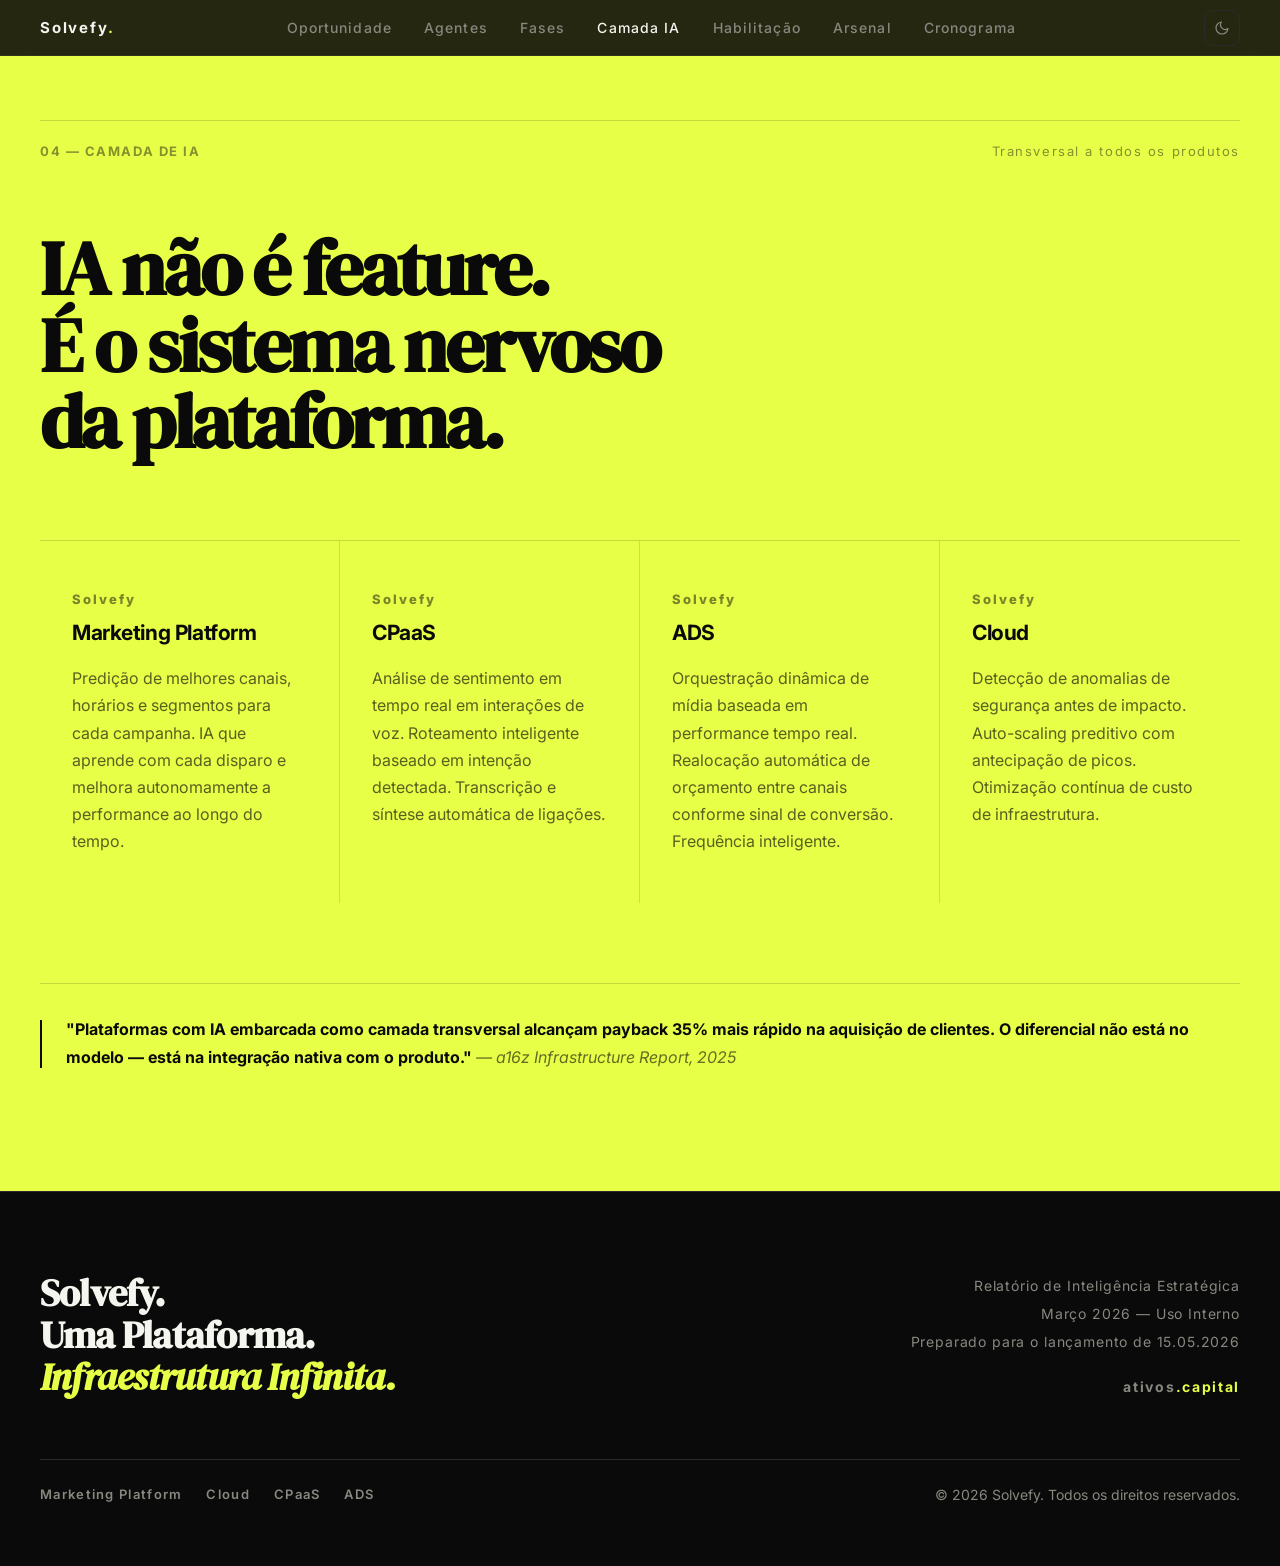
<file: ia.html>
<!DOCTYPE html>
<html lang="pt-BR">
<head>
  <meta charset="UTF-8">
  <meta name="viewport" content="width=device-width, initial-scale=1.0">
  <title>Solvefy — Camada de IA</title>
  <link rel="preconnect" href="https://fonts.googleapis.com">
  <link rel="preconnect" href="https://fonts.gstatic.com" crossorigin>
  <link href="https://fonts.googleapis.com/css2?family=Inter:wght@300;400;500;600;700&family=DM+Serif+Display:ital@0;1&display=swap" rel="stylesheet">
  <link rel="stylesheet" href="theme.css">
  <script src="theme.js"></script>
  <style>
    *, *::before, *::after {
      box-sizing: border-box;
      margin: 0;
      padding: 0;
    }

    :root {
      --bg-dark: #0A0A0A;
      --bg-card: #141414;
      --bg-muted: #1A1A1A;
      --bg-light: #F5F5F0;
      --text-primary: #F5F5F0;
      --text-dark: #0A0A0A;
      --text-muted: #888880;
      --text-muted-dark: #555550;
      --accent: #E8FF47;
      --violet: #7B61FF;
      --rule: #2A2A2A;
      --rule-light: #DDDDD8;
      --font-sans: 'Inter', system-ui, -apple-system, sans-serif;
      --font-display: 'DM Serif Display', 'Georgia', serif;
    }

    html {
      scroll-behavior: smooth;
      font-size: 18px;
    }


    body {
      background-color: var(--bg-dark);
      color: var(--text-primary);
      font-family: var(--font-sans);
      font-size: 17px;
      line-height: 1.6;
      -webkit-font-smoothing: antialiased;
      -moz-osx-font-smoothing: grayscale;
    }

    /* ─── FLOATING NAV ─────────────────────────────────────────── */

    .nav {
      position: fixed;
      top: 0;
      left: 0;
      right: 0;
      z-index: 100;
      padding: 0 40px;
      height: 56px;
      display: flex;
      align-items: center;
      justify-content: space-between;
      background: rgba(10, 10, 10, 0.88);
      backdrop-filter: blur(12px);
      -webkit-backdrop-filter: blur(12px);
      border-bottom: 1px solid rgba(255, 255, 255, 0.06);
      transition: background 0.3s ease;
    }

    .nav-logo {
      font-family: var(--font-sans);
      font-weight: 700;
      font-size: 15px;
      letter-spacing: 0.12em;
      text-transform: uppercaso;
      color: var(--text-primary);
      text-decoration: none;
    }

    .nav-logo span {
      color: var(--accent);
    }

    .nav-links {
      display: flex;
      gap: 32px;
      list-style: none;
    }

    .nav-links a {
      font-size: 14px;
      font-weight: 500;
      letter-spacing: 0.08em;
      text-transform: uppercaso;
      color: var(--text-muted);
      text-decoration: none;
      transition: color 0.2s;
    }

    .nav-links a:hover {
      color: var(--text-primary);
    }

    /* ─── UTILITIES ────────────────────────────────────────────── */

    .container {
      max-width: 1280px;
      margin: 0 auto;
      padding: 0 40px;
    }

    .rule {
      border: none;
      border-top: 1px solid var(--rule);
      margin: 0;
    }

    .rule--light {
      border-top-color: var(--rule-light);
    }

    .eyebrow {
      font-size: 13px;
      font-weight: 600;
      letter-spacing: 0.16em;
      text-transform: uppercaso;
      color: var(--text-muted);
    }

    .eyebrow--light {
      color: var(--text-muted-dark);
    }

    .badge {
      display: inline-block;
      font-size: 12px;
      font-weight: 700;
      letter-spacing: 0.12em;
      text-transform: uppercaso;
      padding: 3px 10px;
      border-radius: 100px;
      line-height: 1.6;
    }

    .badge--marca    { background: #1A1A2E; color: #7B61FF; }
    .badge--growth   { background: #1A2E1A; color: #4ADE80; }
    .badge--sales    { background: #2E1A1A; color: #FB7185; }
    .badge--intel    { background: #1A2430; color: #38BDF8; }
    .badge--enable   { background: #2A1A1A; color: #FBBF24; }

    /* Light section badge variants */
    .light .badge--marca    { background: #EDE9FF; color: #5B3FDB; }
    .light .badge--growth   { background: #DCFCE7; color: #16A34A; }
    .light .badge--sales    { background: #FFE4E6; color: #BE123C; }
    .light .badge--intel    { background: #E0F2FE; color: #0369A1; }
    .light .badge--enable   { background: #FEF3C7; color: #92400E; }

    /* ─── ANIMATION ────────────────────────────────────────────── */

    .fade-up {
      opacity: 0;
      transform: translateY(28px);
      transition: opacity 0.7s cubic-bezier(0.22, 1, 0.36, 1),
                  transform 0.7s cubic-bezier(0.22, 1, 0.36, 1);
    }

    .fade-up.visible {
      opacity: 1;
      transform: translateY(0);
    }

    .fade-up--delay-1 { transition-delay: 0.1s; }
    .fade-up--delay-2 { transition-delay: 0.2s; }
    .fade-up--delay-3 { transition-delay: 0.3s; }
    .fade-up--delay-4 { transition-delay: 0.4s; }
    .fade-up--delay-5 { transition-delay: 0.5s; }

    /* ─── SECTION 1: HERO ──────────────────────────────────────── */

    .hero {
      min-height: 100vh;
      background: var(--bg-dark);
      display: flex;
      flex-direction: column;
      justify-content: flex-end;
      padding-bottom: 80px;
      padding-top: 80px;
      position: relative;
      overflow: hidden;
    }

    .hero-grid-bg {
      position: absolute;
      inset: 0;
      background-image:
        linear-gradient(rgba(255,255,255,0.025) 1px, transparent 1px),
        linear-gradient(90deg, rgba(255,255,255,0.025) 1px, transparent 1px);
      background-size: 80px 80px;
      pointer-events: none;
    }

    .hero-gradient {
      position: absolute;
      bottom: 0;
      left: 0;
      right: 0;
      height: 60%;
      background: linear-gradient(to top, var(--bg-dark), transparent);
      pointer-events: none;
    }

    .hero-content {
      position: relative;
      z-index: 1;
    }

    .hero-eyebrow {
      font-size: 13px;
      font-weight: 600;
      letter-spacing: 0.2em;
      text-transform: uppercaso;
      color: var(--text-muted);
      margin-bottom: 40px;
      display: flex;
      align-items: center;
      gap: 16px;
    }

    .hero-eyebrow::before {
      content: '';
      display: block;
      width: 32px;
      height: 1px;
      background: var(--text-muted);
    }

    .hero-year {
      font-family: var(--font-display);
      font-size: clamp(115px, 14vw, 230px);
      line-height: 0.85;
      letter-spacing: -0.04em;
      color: var(--text-primary);
      margin-bottom: 32px;
    }

    .hero-headline {
      font-family: var(--font-display);
      font-size: clamp(41px, 5.5vw, 83px);
      line-height: 1.05;
      letter-spacing: -0.03em;
      color: var(--text-primary);
      margin-bottom: 20px;
      max-width: 760px;
    }

    .hero-headline em {
      color: var(--accent);
      font-style: italic;
    }

    .hero-subhead {
      font-size: 18px;
      font-weight: 400;
      color: var(--text-muted);
      max-width: 560px;
      line-height: 1.7;
      margin-bottom: 56px;
    }

    .hero-meta {
      display: flex;
      align-items: center;
      gap: 40px;
      padding-top: 32px;
      border-top: 1px solid var(--rule);
    }

    .hero-meta-date {
      font-size: 15px;
      font-weight: 500;
      letter-spacing: 0.08em;
      color: var(--text-muted);
    }

    .hero-meta-tag {
      font-size: 13px;
      font-weight: 700;
      letter-spacing: 0.14em;
      text-transform: uppercaso;
      color: var(--accent);
      background: rgba(232, 255, 71, 0.1);
      padding: 4px 12px;
      border-radius: 100px;
    }

    /* ─── SECTION 2: THE OPPORTUNITY ───────────────────────────── */

    .opportunity {
      background: var(--bg-dark);
      padding: 120px 0;
      border-top: 1px solid var(--rule);
    }

    .opportunity-stats {
      display: grid;
      grid-template-columns: repeat(3, 1fr);
      gap: 0;
      margin-bottom: 80px;
      border: 1px solid var(--rule);
    }

    .stat-block {
      padding: 56px 48px;
      border-right: 1px solid var(--rule);
    }

    .stat-block:last-child {
      border-right: none;
    }

    .stat-number {
      font-family: var(--font-display);
      font-size: clamp(64px, 7vw, 110px);
      line-height: 0.9;
      letter-spacing: -0.03em;
      color: var(--accent);
      margin-bottom: 20px;
    }

    .stat-label {
      font-size: 16px;
      color: var(--text-muted);
      line-height: 1.6;
      max-width: 220px;
    }

    .opportunity-narrative {
      display: grid;
      grid-template-columns: 1fr 1fr;
      gap: 80px;
      align-items: start;
    }

    .opportunity-narrative p {
      font-size: 18px;
      line-height: 1.8;
      color: var(--text-muted);
    }

    .opportunity-narrative p strong {
      color: var(--text-primary);
      font-weight: 600;
    }

    .opportunity-quote {
      border-left: 2px solid var(--accent);
      padding-left: 24px;
    }

    .opportunity-quote p {
      font-size: 17px;
      font-style: italic;
      color: var(--text-muted);
      line-height: 1.7;
    }

    .opportunity-quote cite {
      display: block;
      margin-top: 12px;
      font-size: 14px;
      font-style: normal;
      font-weight: 600;
      letter-spacing: 0.08em;
      text-transform: uppercaso;
      color: var(--text-muted);
    }

    /* ─── SECTION 3: THE FRAMEWORK ──────────────────────────────── */

    .framework {
      background: var(--bg-light);
      color: var(--text-dark);
      padding: 120px 0;
    }

    .framework .eyebrow {
      color: var(--text-muted-dark);
    }

    .framework-header {
      margin-bottom: 80px;
    }

    .framework-headline {
      font-family: var(--font-display);
      font-size: clamp(41px, 4.5vw, 69px);
      line-height: 1.05;
      letter-spacing: -0.03em;
      color: var(--text-dark);
      margin-top: 16px;
      margin-bottom: 8px;
    }

    .framework-subhead {
      font-size: 18px;
      color: var(--text-muted-dark);
      font-weight: 400;
    }

    .framework-theory {
      display: grid;
      grid-template-columns: 5fr 7fr;
      gap: 80px;
      align-items: start;
      padding: 56px 0;
      border-top: 1px solid var(--rule-light);
      border-bottom: 1px solid var(--rule-light);
      margin-bottom: 80px;
    }

    .framework-theory-label {
      font-size: 13px;
      font-weight: 700;
      letter-spacing: 0.16em;
      text-transform: uppercaso;
      color: var(--text-muted-dark);
      margin-bottom: 12px;
    }

    .framework-theory-title {
      font-family: var(--font-display);
      font-size: 32px;
      line-height: 1.2;
      letter-spacing: -0.02em;
      color: var(--text-dark);
    }

    .framework-theory-body {
      font-size: 17px;
      line-height: 1.8;
      color: var(--text-muted-dark);
    }

    .framework-theory-body strong {
      color: var(--text-dark);
    }

    .agents-grid {
      display: grid;
      grid-template-columns: repeat(4, 1fr);
      gap: 16px;
    }

    .agent-card {
      background: white;
      border: 1px solid var(--rule-light);
      padding: 28px 24px;
      position: relative;
      cursor: default;
      transition: transform 0.25s cubic-bezier(0.22, 1, 0.36, 1),
                  box-shadow 0.25s cubic-bezier(0.22, 1, 0.36, 1),
                  background 0.25s ease;
      overflow: hidden;
    }

    .agent-card::after {
      content: '';
      position: absolute;
      bottom: 0;
      left: 0;
      right: 0;
      height: 2px;
      background: var(--accent);
      transform: scaleX(0);
      transform-origin: left;
      transition: transform 0.3s cubic-bezier(0.22, 1, 0.36, 1);
    }

    .agent-card:hover {
      transform: translateY(-4px);
      box-shadow: 0 16px 40px rgba(0, 0, 0, 0.12);
    }

    .agent-card:hover::after {
      transform: scaleX(1);
    }

    .agent-card:hover .agent-description {
      opacity: 1;
      transform: translateY(0);
    }

    .agent-card-top {
      margin-bottom: 16px;
    }

    .agent-name {
      font-size: 18px;
      font-weight: 700;
      letter-spacing: -0.01em;
      color: var(--text-dark);
      margin-bottom: 10px;
      line-height: 1.3;
    }

    .agent-role {
      font-size: 15px;
      color: var(--text-muted-dark);
      line-height: 1.5;
      margin-top: 12px;
    }

    .agent-question {
      font-size: 15px;
      font-style: italic;
      color: var(--text-dark);
      line-height: 1.5;
      padding-top: 16px;
      border-top: 1px solid var(--rule-light);
      margin-top: 16px;
    }

    .agent-question::before {
      content: '"';
      font-family: var(--font-display);
      font-size: 23px;
      color: var(--violet);
      line-height: 1;
      display: block;
      margin-bottom: 4px;
    }

    .agent-description {
      font-size: 14px;
      color: var(--text-muted-dark);
      opacity: 0;
      transform: translateY(6px);
      transition: opacity 0.3s ease, transform 0.3s ease;
      transition-delay: 0.05s;
    }

    /* ─── SECTION 4: TIMELINE ───────────────────────────────────── */

    .timeline-section {
      background: var(--bg-dark);
      padding: 120px 0;
      border-top: 1px solid var(--rule);
    }

    .timeline-header {
      margin-bottom: 80px;
    }

    .section-headline {
      font-family: var(--font-display);
      font-size: clamp(41px, 4.5vw, 69px);
      line-height: 1.05;
      letter-spacing: -0.03em;
      color: var(--text-primary);
      margin-top: 16px;
    }

    .timeline {
      display: grid;
      grid-template-columns: repeat(3, 1fr);
      gap: 0;
      border: 1px solid var(--rule);
    }

    .phase {
      padding: 56px 40px;
      border-right: 1px solid var(--rule);
      position: relative;
    }

    .phase:last-child {
      border-right: none;
    }

    .phase-number {
      font-size: 13px;
      font-weight: 700;
      letter-spacing: 0.14em;
      text-transform: uppercaso;
      color: var(--text-muted);
      margin-bottom: 8px;
    }

    .phase-title {
      font-family: var(--font-display);
      font-size: 32px;
      line-height: 1.1;
      letter-spacing: -0.02em;
      color: var(--text-primary);
      margin-bottom: 6px;
    }

    .phase-period {
      font-size: 14px;
      font-weight: 500;
      letter-spacing: 0.06em;
      color: var(--accent);
      margin-bottom: 32px;
    }

    .phase-agents {
      display: flex;
      flex-wrap: wrap;
      gap: 6px;
      margin-bottom: 28px;
    }

    .phase-agent-tag {
      font-size: 13px;
      font-weight: 600;
      letter-spacing: 0.06em;
      background: var(--bg-muted);
      color: var(--text-muted);
      padding: 4px 10px;
      border-radius: 4px;
    }

    .phase-actions {
      list-style: none;
      margin-bottom: 40px;
    }

    .phase-actions li {
      font-size: 16px;
      color: var(--text-muted);
      padding: 10px 0;
      border-bottom: 1px solid var(--rule);
      display: flex;
      align-items: flex-start;
      gap: 10px;
      line-height: 1.5;
    }

    .phase-actions li::before {
      content: '→';
      color: var(--accent);
      font-size: 14px;
      margin-top: 2px;
      flex-shrink: 0;
    }

    .phase-metric {
      background: var(--bg-muted);
      padding: 20px 24px;
      border-left: 2px solid var(--accent);
    }

    .phase-metric-number {
      font-family: var(--font-display);
      font-size: 46px;
      line-height: 1;
      letter-spacing: -0.02em;
      color: var(--accent);
      margin-bottom: 6px;
    }

    .phase-metric-label {
      font-size: 15px;
      color: var(--text-muted);
      line-height: 1.4;
    }

    /* ─── SECTION 5: AI LAYER ───────────────────────────────────── */

    .ai-layer {
      background: var(--accent);
      padding: 120px 0;
    }

    .ai-layer-headline {
      font-family: var(--font-display);
      font-size: clamp(46px, 6vw, 92px);
      line-height: 1.0;
      letter-spacing: -0.04em;
      color: var(--bg-dark);
      margin-bottom: 80px;
      max-width: 800px;
    }

    .ai-columns {
      display: grid;
      grid-template-columns: repeat(4, 1fr);
      gap: 0;
      border-top: 1px solid rgba(0,0,0,0.15);
    }

    .ai-col {
      padding: 48px 32px;
      border-right: 1px solid rgba(0,0,0,0.12);
    }

    .ai-col:last-child {
      border-right: none;
    }

    .ai-col-product {
      font-size: 13px;
      font-weight: 800;
      letter-spacing: 0.16em;
      text-transform: uppercaso;
      color: rgba(10, 10, 10, 0.5);
      margin-bottom: 10px;
    }

    .ai-col-name {
      font-size: 21px;
      font-weight: 700;
      letter-spacing: -0.02em;
      color: var(--bg-dark);
      margin-bottom: 20px;
      line-height: 1.2;
    }

    .ai-col-description {
      font-size: 16px;
      color: rgba(10, 10, 10, 0.65);
      line-height: 1.7;
    }

    .ai-reference {
      margin-top: 80px;
      padding-top: 32px;
      border-top: 1px solid rgba(0,0,0,0.15);
      display: flex;
      gap: 24px;
      align-items: flex-start;
    }

    .ai-reference-bar {
      width: 2px;
      height: 48px;
      background: var(--bg-dark);
      flex-shrink: 0;
      margin-top: 4px;
    }

    .ai-reference-text {
      font-size: 16px;
      font-style: italic;
      color: rgba(10, 10, 10, 0.6);
      line-height: 1.7;
    }

    .ai-reference-text strong {
      color: var(--bg-dark);
      font-style: normal;
    }

    /* ─── SECTION 6: EDUCATION ──────────────────────────────────── */

    .education {
      background: var(--bg-dark);
      padding: 120px 0;
      border-top: 1px solid var(--rule);
    }

    .education-header {
      margin-bottom: 80px;
    }

    .education-grid {
      display: grid;
      grid-template-columns: 1fr 1fr;
      gap: 80px;
      align-items: start;
    }

    .education-problem-label {
      font-size: 13px;
      font-weight: 700;
      letter-spacing: 0.14em;
      text-transform: uppercaso;
      color: #FB7185;
      margin-bottom: 16px;
    }

    .education-solution-label {
      font-size: 13px;
      font-weight: 700;
      letter-spacing: 0.14em;
      text-transform: uppercaso;
      color: #4ADE80;
      margin-bottom: 16px;
    }

    .education-text {
      font-size: 17px;
      color: var(--text-muted);
      line-height: 1.8;
    }

    .education-text strong {
      color: var(--text-primary);
    }

    .habilitação-layers {
      margin-top: 32px;
      display: flex;
      flex-direction: column;
      gap: 0;
    }

    .habilitação-layer {
      padding: 24px 0;
      border-bottom: 1px solid var(--rule);
      display: grid;
      grid-template-columns: 80px 1fr;
      gap: 24px;
      align-items: center;
    }

    .habilitação-layer:first-child {
      border-top: 1px solid var(--rule);
    }

    .layer-number {
      font-family: var(--font-display);
      font-size: 55px;
      line-height: 1;
      letter-spacing: -0.03em;
      color: var(--rule);
    }

    .layer-content {}

    .layer-title {
      font-size: 17px;
      font-weight: 700;
      color: var(--text-primary);
      margin-bottom: 4px;
    }

    .layer-desc {
      font-size: 15px;
      color: var(--text-muted);
      line-height: 1.6;
    }

    /* ─── SECTION 7: FOOTER ─────────────────────────────────────── */

    .footer {
      background: var(--bg-dark);
      padding: 80px 0 60px;
      border-top: 1px solid var(--rule);
    }

    .footer-inner {
      display: grid;
      grid-template-columns: 1fr 1fr;
      gap: 40px;
      align-items: end;
    }

    .footer-tagline {
      font-family: var(--font-display);
      font-size: clamp(28px, 3vw, 46px);
      line-height: 1.1;
      letter-spacing: -0.02em;
      color: var(--text-primary);
    }

    .footer-tagline em {
      color: var(--accent);
      font-style: italic;
    }

    .footer-meta {
      text-align: right;
    }

    .footer-meta-line {
      font-size: 14px;
      color: var(--text-muted);
      letter-spacing: 0.06em;
      line-height: 2;
    }

    .footer-meta-marca {
      font-size: 14px;
      font-weight: 700;
      letter-spacing: 0.12em;
      text-transform: uppercaso;
      color: var(--text-muted);
      margin-top: 8px;
    }

    .footer-meta-marca span {
      color: var(--accent);
    }

    .footer-bottom {
      margin-top: 60px;
      padding-top: 24px;
      border-top: 1px solid var(--rule);
      display: flex;
      justify-content: space-between;
      align-items: center;
    }

    .footer-products {
      display: flex;
      gap: 24px;
    }

    .footer-product {
      font-size: 13px;
      font-weight: 600;
      letter-spacing: 0.1em;
      text-transform: uppercaso;
      color: var(--text-muted);
    }

    .footer-copy {
      font-size: 14px;
      color: var(--text-muted);
    }

    /* ─── DIVIDERS ──────────────────────────────────────────────── */

    .section-divider {
      padding: 20px 40px;
      border-top: 1px solid var(--rule);
      display: flex;
      align-items: center;
      justify-content: space-between;
    }

    .section-divider--light {
      border-top-color: var(--rule-light);
    }

    .section-number {
      font-size: 13px;
      font-weight: 700;
      letter-spacing: 0.12em;
      color: var(--text-muted);
    }

    .section-number--light {
      color: var(--text-muted-dark);
    }

    /* ─── RESPONSIVE ────────────────────────────────────────────── */

    @media (max-width: 1024px) {
      .container { padding: 0 24px; }
      .nav { padding: 0 24px; }
      .nav-links { gap: 20px; }
      .agents-grid { grid-template-columns: repeat(2, 1fr); }
      .ai-columns { grid-template-columns: repeat(2, 1fr); }
      .ai-col:nth-child(2) { border-right: none; }
      .ai-col:nth-child(3) { border-top: 1px solid rgba(0,0,0,0.12); }
      .ai-col:nth-child(4) { border-top: 1px solid rgba(0,0,0,0.12); }
    }

    @media (max-width: 768px) {
      .container { padding: 0 20px; }
      .nav { padding: 0 20px; }
      .nav-links { display: none; }

      .hero { padding-bottom: 60px; min-height: 100svh; }

      .opportunity-stats { grid-template-columns: 1fr; }
      .stat-block { border-right: none; border-bottom: 1px solid var(--rule); }
      .stat-block:last-child { border-bottom: none; }

      .opportunity-narrative { grid-template-columns: 1fr; gap: 40px; }

      .framework-theory { grid-template-columns: 1fr; gap: 32px; }

      .agents-grid { grid-template-columns: 1fr; }

      .timeline { grid-template-columns: 1fr; }
      .phase { border-right: none; border-bottom: 1px solid var(--rule); }
      .phase:last-child { border-bottom: none; }

      .ai-columns { grid-template-columns: 1fr; }
      .ai-col { border-right: none; border-bottom: 1px solid rgba(0,0,0,0.12); }
      .ai-col:last-child { border-bottom: none; }

      .education-grid { grid-template-columns: 1fr; gap: 48px; }

      .footer-inner { grid-template-columns: 1fr; gap: 32px; }
      .footer-meta { text-align: left; }
      .footer-bottom { flex-direction: column; gap: 16px; align-items: flex-start; }
      .footer-products { flex-wrap: wrap; gap: 16px; }
    }

    /* ─── PRINT ─────────────────────────────────────────────────── */

    @media print {
      .nav { display: none; }
      .fade-up { opacity: 1; transform: none; }
      .hero-grid-bg { display: none; }

  
    body { background: white; color: #0A0A0A; }
      .hero, .opportunity, .timeline-section, .education, .footer {
        background: white !important;
        color: #0A0A0A !important;
      }
      .framework { background: #F5F5F0; }
      .ai-layer { background: #F0F0E8; }

      .hero-year, .stat-number, .phase-metric-number, .ai-layer-headline {
        color: #0A0A0A !important;
      }

      .text-muted, .eyebrow, .hero-eyebrow, .stat-label,
      .opportunity-narrative p, .phase-actions li,
      .education-text, .footer-meta-line {
        color: #555 !important;
      }

      .rule, .rule--light { border-color: #DDD; }

      .agent-card { box-shadow: none; border: 1px solid #DDD; }
      .phase { border-color: #DDD; }
    }
  </style>
</head>
<body>

  <nav class="nav" role="navigation" aria-label="Navegação principal">
    <a href="index.html" class="nav-logo">Solvefy<span>.</span></a>
    <ul class="nav-links">
      <li><a href="oportunidade.html">Oportunidade</a></li>
      <li><a href="agentes.html">Agentes</a></li>
      <li><a href="fases.html">Fases</a></li>
      <li><a href="ia.html" style="color: var(--text-primary);">Camada IA</a></li>
      <li><a href="habilitacao.html">Habilitação</a></li>
      <li><a href="arsenal.html">Arsenal</a></li>
      <li><a href="cronograma.html">Cronograma</a></li>
    </ul>
  <button class="theme-toggle" onclick="toggleTheme()" aria-label="Alternar tema" title="Alternar tema">
      <svg class="icon-moon" viewBox="0 0 24 24"><path d="M21 12.79A9 9 0 1 1 11.21 3 7 7 0 0 0 21 12.79z"/></svg>
      <svg class="icon-sun" viewBox="0 0 24 24"><circle cx="12" cy="12" r="5"/><line x1="12" y1="1" x2="12" y2="3"/><line x1="12" y1="21" x2="12" y2="23"/><line x1="4.22" y1="4.22" x2="5.64" y2="5.64"/><line x1="18.36" y1="18.36" x2="19.78" y2="19.78"/><line x1="1" y1="12" x2="3" y2="12"/><line x1="21" y1="12" x2="23" y2="12"/><line x1="4.22" y1="19.78" x2="5.64" y2="18.36"/><line x1="18.36" y1="5.64" x2="19.78" y2="4.22"/></svg>
    </button>
  </nav>


  <section id="ai-layer" class="ai-layer" aria-labelledby="ai-heading">

    <div class="container">
      <div class="section-divider" style="padding-left:0; padding-right:0; margin-bottom: 48px; border-top-color: rgba(0,0,0,0.15);">
        <span class="section-number" style="color: rgba(10,10,10,0.45);">04 — CAMADA DE IA</span>
        <span class="section-number" style="font-weight:400; color: rgba(10,10,10,0.45);">Transversal a todos os produtos</span>
      </div>

      <h2 class="ai-layer-headline fade-up" id="ai-heading">
        IA não é feature.<br>É o sistema nervoso<br>da plataforma.
      </h2>

      <div class="ai-columns fade-up" role="list">

        <div class="ai-col" role="listitem">
          <p class="ai-col-product">Solvefy</p>
          <h3 class="ai-col-name">Marketing Platform</h3>
          <p class="ai-col-description">Predição de melhores canais, horários e segmentos para cada campanha. IA que aprende com cada disparo e melhora autonomamente a performance ao longo do tempo.</p>
        </div>

        <div class="ai-col" role="listitem">
          <p class="ai-col-product">Solvefy</p>
          <h3 class="ai-col-name">CPaaS</h3>
          <p class="ai-col-description">Análise de sentimento em tempo real em interações de voz. Roteamento inteligente baseado em intenção detectada. Transcrição e síntese automática de ligações.</p>
        </div>

        <div class="ai-col" role="listitem">
          <p class="ai-col-product">Solvefy</p>
          <h3 class="ai-col-name">ADS</h3>
          <p class="ai-col-description">Orquestração dinâmica de mídia baseada em performance tempo real. Realocação automática de orçamento entre canais conforme sinal de conversão. Frequência inteligente.</p>
        </div>

        <div class="ai-col" role="listitem">
          <p class="ai-col-product">Solvefy</p>
          <h3 class="ai-col-name">Cloud</h3>
          <p class="ai-col-description">Detecção de anomalias de segurança antes de impacto. Auto-scaling preditivo com antecipação de picos. Otimização contínua de custo de infraestrutura.</p>
        </div>

      </div>

      <div class="ai-reference fade-up">
        <div class="ai-reference-bar" aria-hidden="true"></div>
        <p class="ai-reference-text">
          <strong>"Plataformas com IA embarcada como camada transversal alcançam payback 35% mais rápido na aquisição de clientes. O diferencial não está no modelo — está na integração nativa com o produto."</strong> — a16z Infrastructure Report, 2025
        </p>
      </div>
    </div>

  </section>

    <footer class="footer" role="contentinfo">
    <div class="container">

      <div class="footer-inner fade-up">
        <h2 class="footer-tagline">
          Solvefy.<br>Uma Plataforma.<br><em>Infraestrutura Infinita.</em>
        </h2>
        <div class="footer-meta">
          <p class="footer-meta-line">Relatório de Inteligência Estratégica</p>
          <p class="footer-meta-line">Março 2026 — Uso Interno</p>
          <p class="footer-meta-line">Preparado para o lançamento de 15.05.2026</p>
          <p class="footer-meta-marca" style="margin-top: 20px;">ativos<span>.capital</span></p>
        </div>
      </div>

      <div class="footer-bottom">
        <div class="footer-products" role="list" aria-label="Produtos Solvefy">
          <span class="footer-product" role="listitem">Marketing Platform</span>
          <span class="footer-product" role="listitem">Cloud</span>
          <span class="footer-product" role="listitem">CPaaS</span>
          <span class="footer-product" role="listitem">ADS</span>
        </div>
        <p class="footer-copy">&copy; 2026 Solvefy. Todos os direitos reservados.</p>
      </div>

    </div>
  </footer>

    <script>
    (function () {
      'use strict';

      var elements = document.querySelectorAll('.fade-up');

      if (!elements.length) return;

      var observer = new IntersectionObserver(function (entries) {
        entries.forEach(function (entry) {
          if (entry.isIntersecting) {
            entry.target.classList.add('visible');
            observer.unobserve(entry.target);
          }
        });
      }, {
        threshold: 0.12,
        rootMargin: '0px 0px -40px 0px'
      });

      elements.forEach(function (el) {
        observer.observe(el);
      });

      // Hero elements visible immediately
      var heroElements = document.querySelectorAll('.hero .fade-up');
      heroElements.forEach(function (el) {
        el.classList.add('visible');
      });
    })();
  </script>


</body>
</html>
</file>
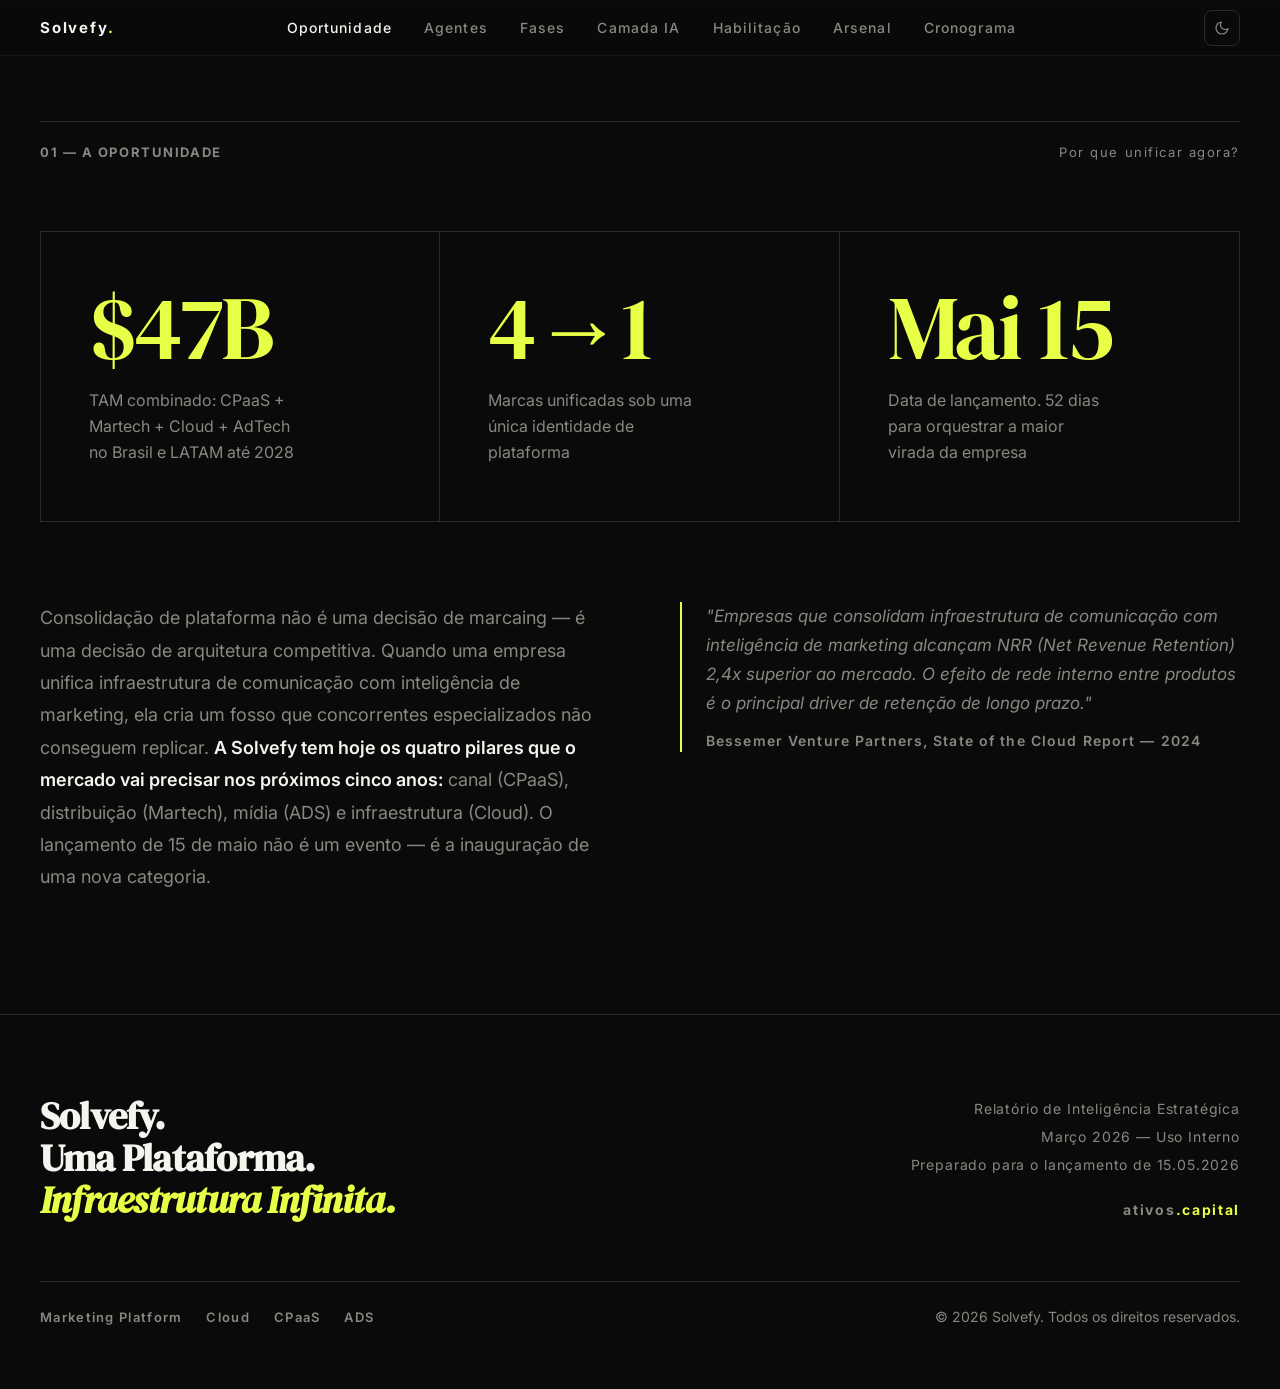
<file: oportunidade.html>
<!DOCTYPE html>
<html lang="pt-BR">
<head>
  <meta charset="UTF-8">
  <meta name="viewport" content="width=device-width, initial-scale=1.0">
  <title>Solvefy — Oportunidade</title>
  <link rel="preconnect" href="https://fonts.googleapis.com">
  <link rel="preconnect" href="https://fonts.gstatic.com" crossorigin>
  <link href="https://fonts.googleapis.com/css2?family=Inter:wght@300;400;500;600;700&family=DM+Serif+Display:ital@0;1&display=swap" rel="stylesheet">
  <link rel="stylesheet" href="theme.css">
  <script src="theme.js"></script>
  <style>
    *, *::before, *::after {
      box-sizing: border-box;
      margin: 0;
      padding: 0;
    }

    :root {
      --bg-dark: #0A0A0A;
      --bg-card: #141414;
      --bg-muted: #1A1A1A;
      --bg-light: #F5F5F0;
      --text-primary: #F5F5F0;
      --text-dark: #0A0A0A;
      --text-muted: #888880;
      --text-muted-dark: #555550;
      --accent: #E8FF47;
      --violet: #7B61FF;
      --rule: #2A2A2A;
      --rule-light: #DDDDD8;
      --font-sans: 'Inter', system-ui, -apple-system, sans-serif;
      --font-display: 'DM Serif Display', 'Georgia', serif;
    }

    html {
      scroll-behavior: smooth;
      font-size: 18px;
    }


    body {
      background-color: var(--bg-dark);
      color: var(--text-primary);
      font-family: var(--font-sans);
      font-size: 17px;
      line-height: 1.6;
      -webkit-font-smoothing: antialiased;
      -moz-osx-font-smoothing: grayscale;
    }

    /* ─── FLOATING NAV ─────────────────────────────────────────── */

    .nav {
      position: fixed;
      top: 0;
      left: 0;
      right: 0;
      z-index: 100;
      padding: 0 40px;
      height: 56px;
      display: flex;
      align-items: center;
      justify-content: space-between;
      background: rgba(10, 10, 10, 0.88);
      backdrop-filter: blur(12px);
      -webkit-backdrop-filter: blur(12px);
      border-bottom: 1px solid rgba(255, 255, 255, 0.06);
      transition: background 0.3s ease;
    }

    .nav-logo {
      font-family: var(--font-sans);
      font-weight: 700;
      font-size: 15px;
      letter-spacing: 0.12em;
      text-transform: uppercaso;
      color: var(--text-primary);
      text-decoration: none;
    }

    .nav-logo span {
      color: var(--accent);
    }

    .nav-links {
      display: flex;
      gap: 32px;
      list-style: none;
    }

    .nav-links a {
      font-size: 14px;
      font-weight: 500;
      letter-spacing: 0.08em;
      text-transform: uppercaso;
      color: var(--text-muted);
      text-decoration: none;
      transition: color 0.2s;
    }

    .nav-links a:hover {
      color: var(--text-primary);
    }

    /* ─── UTILITIES ────────────────────────────────────────────── */

    .container {
      max-width: 1280px;
      margin: 0 auto;
      padding: 0 40px;
    }

    .rule {
      border: none;
      border-top: 1px solid var(--rule);
      margin: 0;
    }

    .rule--light {
      border-top-color: var(--rule-light);
    }

    .eyebrow {
      font-size: 13px;
      font-weight: 600;
      letter-spacing: 0.16em;
      text-transform: uppercaso;
      color: var(--text-muted);
    }

    .eyebrow--light {
      color: var(--text-muted-dark);
    }

    .badge {
      display: inline-block;
      font-size: 12px;
      font-weight: 700;
      letter-spacing: 0.12em;
      text-transform: uppercaso;
      padding: 3px 10px;
      border-radius: 100px;
      line-height: 1.6;
    }

    .badge--marca    { background: #1A1A2E; color: #7B61FF; }
    .badge--growth   { background: #1A2E1A; color: #4ADE80; }
    .badge--sales    { background: #2E1A1A; color: #FB7185; }
    .badge--intel    { background: #1A2430; color: #38BDF8; }
    .badge--enable   { background: #2A1A1A; color: #FBBF24; }

    /* Light section badge variants */
    .light .badge--marca    { background: #EDE9FF; color: #5B3FDB; }
    .light .badge--growth   { background: #DCFCE7; color: #16A34A; }
    .light .badge--sales    { background: #FFE4E6; color: #BE123C; }
    .light .badge--intel    { background: #E0F2FE; color: #0369A1; }
    .light .badge--enable   { background: #FEF3C7; color: #92400E; }

    /* ─── ANIMATION ────────────────────────────────────────────── */

    .fade-up {
      opacity: 0;
      transform: translateY(28px);
      transition: opacity 0.7s cubic-bezier(0.22, 1, 0.36, 1),
                  transform 0.7s cubic-bezier(0.22, 1, 0.36, 1);
    }

    .fade-up.visible {
      opacity: 1;
      transform: translateY(0);
    }

    .fade-up--delay-1 { transition-delay: 0.1s; }
    .fade-up--delay-2 { transition-delay: 0.2s; }
    .fade-up--delay-3 { transition-delay: 0.3s; }
    .fade-up--delay-4 { transition-delay: 0.4s; }
    .fade-up--delay-5 { transition-delay: 0.5s; }

    /* ─── SECTION 1: HERO ──────────────────────────────────────── */

    .hero {
      min-height: 100vh;
      background: var(--bg-dark);
      display: flex;
      flex-direction: column;
      justify-content: flex-end;
      padding-bottom: 80px;
      padding-top: 80px;
      position: relative;
      overflow: hidden;
    }

    .hero-grid-bg {
      position: absolute;
      inset: 0;
      background-image:
        linear-gradient(rgba(255,255,255,0.025) 1px, transparent 1px),
        linear-gradient(90deg, rgba(255,255,255,0.025) 1px, transparent 1px);
      background-size: 80px 80px;
      pointer-events: none;
    }

    .hero-gradient {
      position: absolute;
      bottom: 0;
      left: 0;
      right: 0;
      height: 60%;
      background: linear-gradient(to top, var(--bg-dark), transparent);
      pointer-events: none;
    }

    .hero-content {
      position: relative;
      z-index: 1;
    }

    .hero-eyebrow {
      font-size: 13px;
      font-weight: 600;
      letter-spacing: 0.2em;
      text-transform: uppercaso;
      color: var(--text-muted);
      margin-bottom: 40px;
      display: flex;
      align-items: center;
      gap: 16px;
    }

    .hero-eyebrow::before {
      content: '';
      display: block;
      width: 32px;
      height: 1px;
      background: var(--text-muted);
    }

    .hero-year {
      font-family: var(--font-display);
      font-size: clamp(115px, 14vw, 230px);
      line-height: 0.85;
      letter-spacing: -0.04em;
      color: var(--text-primary);
      margin-bottom: 32px;
    }

    .hero-headline {
      font-family: var(--font-display);
      font-size: clamp(41px, 5.5vw, 83px);
      line-height: 1.05;
      letter-spacing: -0.03em;
      color: var(--text-primary);
      margin-bottom: 20px;
      max-width: 760px;
    }

    .hero-headline em {
      color: var(--accent);
      font-style: italic;
    }

    .hero-subhead {
      font-size: 18px;
      font-weight: 400;
      color: var(--text-muted);
      max-width: 560px;
      line-height: 1.7;
      margin-bottom: 56px;
    }

    .hero-meta {
      display: flex;
      align-items: center;
      gap: 40px;
      padding-top: 32px;
      border-top: 1px solid var(--rule);
    }

    .hero-meta-date {
      font-size: 15px;
      font-weight: 500;
      letter-spacing: 0.08em;
      color: var(--text-muted);
    }

    .hero-meta-tag {
      font-size: 13px;
      font-weight: 700;
      letter-spacing: 0.14em;
      text-transform: uppercaso;
      color: var(--accent);
      background: rgba(232, 255, 71, 0.1);
      padding: 4px 12px;
      border-radius: 100px;
    }

    /* ─── SECTION 2: THE OPPORTUNITY ───────────────────────────── */

    .opportunity {
      background: var(--bg-dark);
      padding: 120px 0;
      border-top: 1px solid var(--rule);
    }

    .opportunity-stats {
      display: grid;
      grid-template-columns: repeat(3, 1fr);
      gap: 0;
      margin-bottom: 80px;
      border: 1px solid var(--rule);
    }

    .stat-block {
      padding: 56px 48px;
      border-right: 1px solid var(--rule);
    }

    .stat-block:last-child {
      border-right: none;
    }

    .stat-number {
      font-family: var(--font-display);
      font-size: clamp(64px, 7vw, 110px);
      line-height: 0.9;
      letter-spacing: -0.03em;
      color: var(--accent);
      margin-bottom: 20px;
    }

    .stat-label {
      font-size: 16px;
      color: var(--text-muted);
      line-height: 1.6;
      max-width: 220px;
    }

    .opportunity-narrative {
      display: grid;
      grid-template-columns: 1fr 1fr;
      gap: 80px;
      align-items: start;
    }

    .opportunity-narrative p {
      font-size: 18px;
      line-height: 1.8;
      color: var(--text-muted);
    }

    .opportunity-narrative p strong {
      color: var(--text-primary);
      font-weight: 600;
    }

    .opportunity-quote {
      border-left: 2px solid var(--accent);
      padding-left: 24px;
    }

    .opportunity-quote p {
      font-size: 17px;
      font-style: italic;
      color: var(--text-muted);
      line-height: 1.7;
    }

    .opportunity-quote cite {
      display: block;
      margin-top: 12px;
      font-size: 14px;
      font-style: normal;
      font-weight: 600;
      letter-spacing: 0.08em;
      text-transform: uppercaso;
      color: var(--text-muted);
    }

    /* ─── SECTION 3: THE FRAMEWORK ──────────────────────────────── */

    .framework {
      background: var(--bg-light);
      color: var(--text-dark);
      padding: 120px 0;
    }

    .framework .eyebrow {
      color: var(--text-muted-dark);
    }

    .framework-header {
      margin-bottom: 80px;
    }

    .framework-headline {
      font-family: var(--font-display);
      font-size: clamp(41px, 4.5vw, 69px);
      line-height: 1.05;
      letter-spacing: -0.03em;
      color: var(--text-dark);
      margin-top: 16px;
      margin-bottom: 8px;
    }

    .framework-subhead {
      font-size: 18px;
      color: var(--text-muted-dark);
      font-weight: 400;
    }

    .framework-theory {
      display: grid;
      grid-template-columns: 5fr 7fr;
      gap: 80px;
      align-items: start;
      padding: 56px 0;
      border-top: 1px solid var(--rule-light);
      border-bottom: 1px solid var(--rule-light);
      margin-bottom: 80px;
    }

    .framework-theory-label {
      font-size: 13px;
      font-weight: 700;
      letter-spacing: 0.16em;
      text-transform: uppercaso;
      color: var(--text-muted-dark);
      margin-bottom: 12px;
    }

    .framework-theory-title {
      font-family: var(--font-display);
      font-size: 32px;
      line-height: 1.2;
      letter-spacing: -0.02em;
      color: var(--text-dark);
    }

    .framework-theory-body {
      font-size: 17px;
      line-height: 1.8;
      color: var(--text-muted-dark);
    }

    .framework-theory-body strong {
      color: var(--text-dark);
    }

    .agents-grid {
      display: grid;
      grid-template-columns: repeat(4, 1fr);
      gap: 16px;
    }

    .agent-card {
      background: white;
      border: 1px solid var(--rule-light);
      padding: 28px 24px;
      position: relative;
      cursor: default;
      transition: transform 0.25s cubic-bezier(0.22, 1, 0.36, 1),
                  box-shadow 0.25s cubic-bezier(0.22, 1, 0.36, 1),
                  background 0.25s ease;
      overflow: hidden;
    }

    .agent-card::after {
      content: '';
      position: absolute;
      bottom: 0;
      left: 0;
      right: 0;
      height: 2px;
      background: var(--accent);
      transform: scaleX(0);
      transform-origin: left;
      transition: transform 0.3s cubic-bezier(0.22, 1, 0.36, 1);
    }

    .agent-card:hover {
      transform: translateY(-4px);
      box-shadow: 0 16px 40px rgba(0, 0, 0, 0.12);
    }

    .agent-card:hover::after {
      transform: scaleX(1);
    }

    .agent-card:hover .agent-description {
      opacity: 1;
      transform: translateY(0);
    }

    .agent-card-top {
      margin-bottom: 16px;
    }

    .agent-name {
      font-size: 18px;
      font-weight: 700;
      letter-spacing: -0.01em;
      color: var(--text-dark);
      margin-bottom: 10px;
      line-height: 1.3;
    }

    .agent-role {
      font-size: 15px;
      color: var(--text-muted-dark);
      line-height: 1.5;
      margin-top: 12px;
    }

    .agent-question {
      font-size: 15px;
      font-style: italic;
      color: var(--text-dark);
      line-height: 1.5;
      padding-top: 16px;
      border-top: 1px solid var(--rule-light);
      margin-top: 16px;
    }

    .agent-question::before {
      content: '"';
      font-family: var(--font-display);
      font-size: 23px;
      color: var(--violet);
      line-height: 1;
      display: block;
      margin-bottom: 4px;
    }

    .agent-description {
      font-size: 14px;
      color: var(--text-muted-dark);
      opacity: 0;
      transform: translateY(6px);
      transition: opacity 0.3s ease, transform 0.3s ease;
      transition-delay: 0.05s;
    }

    /* ─── SECTION 4: TIMELINE ───────────────────────────────────── */

    .timeline-section {
      background: var(--bg-dark);
      padding: 120px 0;
      border-top: 1px solid var(--rule);
    }

    .timeline-header {
      margin-bottom: 80px;
    }

    .section-headline {
      font-family: var(--font-display);
      font-size: clamp(41px, 4.5vw, 69px);
      line-height: 1.05;
      letter-spacing: -0.03em;
      color: var(--text-primary);
      margin-top: 16px;
    }

    .timeline {
      display: grid;
      grid-template-columns: repeat(3, 1fr);
      gap: 0;
      border: 1px solid var(--rule);
    }

    .phase {
      padding: 56px 40px;
      border-right: 1px solid var(--rule);
      position: relative;
    }

    .phase:last-child {
      border-right: none;
    }

    .phase-number {
      font-size: 13px;
      font-weight: 700;
      letter-spacing: 0.14em;
      text-transform: uppercaso;
      color: var(--text-muted);
      margin-bottom: 8px;
    }

    .phase-title {
      font-family: var(--font-display);
      font-size: 32px;
      line-height: 1.1;
      letter-spacing: -0.02em;
      color: var(--text-primary);
      margin-bottom: 6px;
    }

    .phase-period {
      font-size: 14px;
      font-weight: 500;
      letter-spacing: 0.06em;
      color: var(--accent);
      margin-bottom: 32px;
    }

    .phase-agents {
      display: flex;
      flex-wrap: wrap;
      gap: 6px;
      margin-bottom: 28px;
    }

    .phase-agent-tag {
      font-size: 13px;
      font-weight: 600;
      letter-spacing: 0.06em;
      background: var(--bg-muted);
      color: var(--text-muted);
      padding: 4px 10px;
      border-radius: 4px;
    }

    .phase-actions {
      list-style: none;
      margin-bottom: 40px;
    }

    .phase-actions li {
      font-size: 16px;
      color: var(--text-muted);
      padding: 10px 0;
      border-bottom: 1px solid var(--rule);
      display: flex;
      align-items: flex-start;
      gap: 10px;
      line-height: 1.5;
    }

    .phase-actions li::before {
      content: '→';
      color: var(--accent);
      font-size: 14px;
      margin-top: 2px;
      flex-shrink: 0;
    }

    .phase-metric {
      background: var(--bg-muted);
      padding: 20px 24px;
      border-left: 2px solid var(--accent);
    }

    .phase-metric-number {
      font-family: var(--font-display);
      font-size: 46px;
      line-height: 1;
      letter-spacing: -0.02em;
      color: var(--accent);
      margin-bottom: 6px;
    }

    .phase-metric-label {
      font-size: 15px;
      color: var(--text-muted);
      line-height: 1.4;
    }

    /* ─── SECTION 5: AI LAYER ───────────────────────────────────── */

    .ai-layer {
      background: var(--accent);
      padding: 120px 0;
    }

    .ai-layer-headline {
      font-family: var(--font-display);
      font-size: clamp(46px, 6vw, 92px);
      line-height: 1.0;
      letter-spacing: -0.04em;
      color: var(--bg-dark);
      margin-bottom: 80px;
      max-width: 800px;
    }

    .ai-columns {
      display: grid;
      grid-template-columns: repeat(4, 1fr);
      gap: 0;
      border-top: 1px solid rgba(0,0,0,0.15);
    }

    .ai-col {
      padding: 48px 32px;
      border-right: 1px solid rgba(0,0,0,0.12);
    }

    .ai-col:last-child {
      border-right: none;
    }

    .ai-col-product {
      font-size: 13px;
      font-weight: 800;
      letter-spacing: 0.16em;
      text-transform: uppercaso;
      color: rgba(10, 10, 10, 0.5);
      margin-bottom: 10px;
    }

    .ai-col-name {
      font-size: 21px;
      font-weight: 700;
      letter-spacing: -0.02em;
      color: var(--bg-dark);
      margin-bottom: 20px;
      line-height: 1.2;
    }

    .ai-col-description {
      font-size: 16px;
      color: rgba(10, 10, 10, 0.65);
      line-height: 1.7;
    }

    .ai-reference {
      margin-top: 80px;
      padding-top: 32px;
      border-top: 1px solid rgba(0,0,0,0.15);
      display: flex;
      gap: 24px;
      align-items: flex-start;
    }

    .ai-reference-bar {
      width: 2px;
      height: 48px;
      background: var(--bg-dark);
      flex-shrink: 0;
      margin-top: 4px;
    }

    .ai-reference-text {
      font-size: 16px;
      font-style: italic;
      color: rgba(10, 10, 10, 0.6);
      line-height: 1.7;
    }

    .ai-reference-text strong {
      color: var(--bg-dark);
      font-style: normal;
    }

    /* ─── SECTION 6: EDUCATION ──────────────────────────────────── */

    .education {
      background: var(--bg-dark);
      padding: 120px 0;
      border-top: 1px solid var(--rule);
    }

    .education-header {
      margin-bottom: 80px;
    }

    .education-grid {
      display: grid;
      grid-template-columns: 1fr 1fr;
      gap: 80px;
      align-items: start;
    }

    .education-problem-label {
      font-size: 13px;
      font-weight: 700;
      letter-spacing: 0.14em;
      text-transform: uppercaso;
      color: #FB7185;
      margin-bottom: 16px;
    }

    .education-solution-label {
      font-size: 13px;
      font-weight: 700;
      letter-spacing: 0.14em;
      text-transform: uppercaso;
      color: #4ADE80;
      margin-bottom: 16px;
    }

    .education-text {
      font-size: 17px;
      color: var(--text-muted);
      line-height: 1.8;
    }

    .education-text strong {
      color: var(--text-primary);
    }

    .habilitação-layers {
      margin-top: 32px;
      display: flex;
      flex-direction: column;
      gap: 0;
    }

    .habilitação-layer {
      padding: 24px 0;
      border-bottom: 1px solid var(--rule);
      display: grid;
      grid-template-columns: 80px 1fr;
      gap: 24px;
      align-items: center;
    }

    .habilitação-layer:first-child {
      border-top: 1px solid var(--rule);
    }

    .layer-number {
      font-family: var(--font-display);
      font-size: 55px;
      line-height: 1;
      letter-spacing: -0.03em;
      color: var(--rule);
    }

    .layer-content {}

    .layer-title {
      font-size: 17px;
      font-weight: 700;
      color: var(--text-primary);
      margin-bottom: 4px;
    }

    .layer-desc {
      font-size: 15px;
      color: var(--text-muted);
      line-height: 1.6;
    }

    /* ─── SECTION 7: FOOTER ─────────────────────────────────────── */

    .footer {
      background: var(--bg-dark);
      padding: 80px 0 60px;
      border-top: 1px solid var(--rule);
    }

    .footer-inner {
      display: grid;
      grid-template-columns: 1fr 1fr;
      gap: 40px;
      align-items: end;
    }

    .footer-tagline {
      font-family: var(--font-display);
      font-size: clamp(28px, 3vw, 46px);
      line-height: 1.1;
      letter-spacing: -0.02em;
      color: var(--text-primary);
    }

    .footer-tagline em {
      color: var(--accent);
      font-style: italic;
    }

    .footer-meta {
      text-align: right;
    }

    .footer-meta-line {
      font-size: 14px;
      color: var(--text-muted);
      letter-spacing: 0.06em;
      line-height: 2;
    }

    .footer-meta-marca {
      font-size: 14px;
      font-weight: 700;
      letter-spacing: 0.12em;
      text-transform: uppercaso;
      color: var(--text-muted);
      margin-top: 8px;
    }

    .footer-meta-marca span {
      color: var(--accent);
    }

    .footer-bottom {
      margin-top: 60px;
      padding-top: 24px;
      border-top: 1px solid var(--rule);
      display: flex;
      justify-content: space-between;
      align-items: center;
    }

    .footer-products {
      display: flex;
      gap: 24px;
    }

    .footer-product {
      font-size: 13px;
      font-weight: 600;
      letter-spacing: 0.1em;
      text-transform: uppercaso;
      color: var(--text-muted);
    }

    .footer-copy {
      font-size: 14px;
      color: var(--text-muted);
    }

    /* ─── DIVIDERS ──────────────────────────────────────────────── */

    .section-divider {
      padding: 20px 40px;
      border-top: 1px solid var(--rule);
      display: flex;
      align-items: center;
      justify-content: space-between;
    }

    .section-divider--light {
      border-top-color: var(--rule-light);
    }

    .section-number {
      font-size: 13px;
      font-weight: 700;
      letter-spacing: 0.12em;
      color: var(--text-muted);
    }

    .section-number--light {
      color: var(--text-muted-dark);
    }

    /* ─── RESPONSIVE ────────────────────────────────────────────── */

    @media (max-width: 1024px) {
      .container { padding: 0 24px; }
      .nav { padding: 0 24px; }
      .nav-links { gap: 20px; }
      .agents-grid { grid-template-columns: repeat(2, 1fr); }
      .ai-columns { grid-template-columns: repeat(2, 1fr); }
      .ai-col:nth-child(2) { border-right: none; }
      .ai-col:nth-child(3) { border-top: 1px solid rgba(0,0,0,0.12); }
      .ai-col:nth-child(4) { border-top: 1px solid rgba(0,0,0,0.12); }
    }

    @media (max-width: 768px) {
      .container { padding: 0 20px; }
      .nav { padding: 0 20px; }
      .nav-links { display: none; }

      .hero { padding-bottom: 60px; min-height: 100svh; }

      .opportunity-stats { grid-template-columns: 1fr; }
      .stat-block { border-right: none; border-bottom: 1px solid var(--rule); }
      .stat-block:last-child { border-bottom: none; }

      .opportunity-narrative { grid-template-columns: 1fr; gap: 40px; }

      .framework-theory { grid-template-columns: 1fr; gap: 32px; }

      .agents-grid { grid-template-columns: 1fr; }

      .timeline { grid-template-columns: 1fr; }
      .phase { border-right: none; border-bottom: 1px solid var(--rule); }
      .phase:last-child { border-bottom: none; }

      .ai-columns { grid-template-columns: 1fr; }
      .ai-col { border-right: none; border-bottom: 1px solid rgba(0,0,0,0.12); }
      .ai-col:last-child { border-bottom: none; }

      .education-grid { grid-template-columns: 1fr; gap: 48px; }

      .footer-inner { grid-template-columns: 1fr; gap: 32px; }
      .footer-meta { text-align: left; }
      .footer-bottom { flex-direction: column; gap: 16px; align-items: flex-start; }
      .footer-products { flex-wrap: wrap; gap: 16px; }
    }

    /* ─── PRINT ─────────────────────────────────────────────────── */

    @media print {
      .nav { display: none; }
      .fade-up { opacity: 1; transform: none; }
      .hero-grid-bg { display: none; }

  
    body { background: white; color: #0A0A0A; }
      .hero, .opportunity, .timeline-section, .education, .footer {
        background: white !important;
        color: #0A0A0A !important;
      }
      .framework { background: #F5F5F0; }
      .ai-layer { background: #F0F0E8; }

      .hero-year, .stat-number, .phase-metric-number, .ai-layer-headline {
        color: #0A0A0A !important;
      }

      .text-muted, .eyebrow, .hero-eyebrow, .stat-label,
      .opportunity-narrative p, .phase-actions li,
      .education-text, .footer-meta-line {
        color: #555 !important;
      }

      .rule, .rule--light { border-color: #DDD; }

      .agent-card { box-shadow: none; border: 1px solid #DDD; }
      .phase { border-color: #DDD; }
    }
  </style>
</head>
<body>

  <nav class="nav" role="navigation" aria-label="Navegação principal">
    <a href="index.html" class="nav-logo">Solvefy<span>.</span></a>
    <ul class="nav-links">
      <li><a href="oportunidade.html" style="color: var(--text-primary);">Oportunidade</a></li>
      <li><a href="agentes.html">Agentes</a></li>
      <li><a href="fases.html">Fases</a></li>
      <li><a href="ia.html">Camada IA</a></li>
      <li><a href="habilitacao.html">Habilitação</a></li>
      <li><a href="arsenal.html">Arsenal</a></li>
      <li><a href="cronograma.html">Cronograma</a></li>
    </ul>
  <button class="theme-toggle" onclick="toggleTheme()" aria-label="Alternar tema" title="Alternar tema">
      <svg class="icon-moon" viewBox="0 0 24 24"><path d="M21 12.79A9 9 0 1 1 11.21 3 7 7 0 0 0 21 12.79z"/></svg>
      <svg class="icon-sun" viewBox="0 0 24 24"><circle cx="12" cy="12" r="5"/><line x1="12" y1="1" x2="12" y2="3"/><line x1="12" y1="21" x2="12" y2="23"/><line x1="4.22" y1="4.22" x2="5.64" y2="5.64"/><line x1="18.36" y1="18.36" x2="19.78" y2="19.78"/><line x1="1" y1="12" x2="3" y2="12"/><line x1="21" y1="12" x2="23" y2="12"/><line x1="4.22" y1="19.78" x2="5.64" y2="18.36"/><line x1="18.36" y1="5.64" x2="19.78" y2="4.22"/></svg>
    </button>
  </nav>


  <section id="opportunity" class="opportunity" aria-labelledby="opportunity-heading">

    <div class="container">
      <div class="section-divider" style="padding-left:0; padding-right:0; margin-bottom: 48px;">
        <span class="section-number">01 — A OPORTUNIDADE</span>
        <span class="section-number" style="font-weight:400;">Por que unificar agora?</span>
      </div>

      <div class="opportunity-stats fade-up">
        <div class="stat-block">
          <div class="stat-number" aria-label="47 bilhões de dólares">$47B</div>
          <p class="stat-label">TAM combinado: CPaaS + Martech + Cloud + AdTech no Brasil e LATAM até 2028</p>
        </div>
        <div class="stat-block">
          <div class="stat-number" aria-label="4 para 1">4→1</div>
          <p class="stat-label">Marcas unificadas sob uma única identidade de plataforma</p>
        </div>
        <div class="stat-block">
          <div class="stat-number" aria-label="15 de maio">Mai 15</div>
          <p class="stat-label">Data de lançamento. 52 dias para orquestrar a maior virada da empresa</p>
        </div>
      </div>

      <div class="opportunity-narrative">
        <p class="fade-up fade-up--delay-1">
          Consolidação de plataforma não é uma decisão de marcaing — é uma decisão de arquitetura competitiva. Quando uma empresa unifica infraestrutura de comunicação com inteligência de marketing, ela cria um fosso que concorrentes especializados não conseguem replicar. <strong>A Solvefy tem hoje os quatro pilares que o mercado vai precisar nos próximos cinco anos:</strong> canal (CPaaS), distribuição (Martech), mídia (ADS) e infraestrutura (Cloud). O lançamento de 15 de maio não é um evento — é a inauguração de uma nova categoria.
        </p>
        <div class="opportunity-quote fade-up fade-up--delay-2">
          <p>
            "Empresas que consolidam infraestrutura de comunicação com inteligência de marketing alcançam NRR (Net Revenue Retention) 2,4x superior ao mercado. O efeito de rede interno entre produtos é o principal driver de retenção de longo prazo."
          </p>
          <cite>Bessemer Venture Partners, State of the Cloud Report — 2024</cite>
        </div>
      </div>
    </div>

  </section>

    <footer class="footer" role="contentinfo">
    <div class="container">

      <div class="footer-inner fade-up">
        <h2 class="footer-tagline">
          Solvefy.<br>Uma Plataforma.<br><em>Infraestrutura Infinita.</em>
        </h2>
        <div class="footer-meta">
          <p class="footer-meta-line">Relatório de Inteligência Estratégica</p>
          <p class="footer-meta-line">Março 2026 — Uso Interno</p>
          <p class="footer-meta-line">Preparado para o lançamento de 15.05.2026</p>
          <p class="footer-meta-marca" style="margin-top: 20px;">ativos<span>.capital</span></p>
        </div>
      </div>

      <div class="footer-bottom">
        <div class="footer-products" role="list" aria-label="Produtos Solvefy">
          <span class="footer-product" role="listitem">Marketing Platform</span>
          <span class="footer-product" role="listitem">Cloud</span>
          <span class="footer-product" role="listitem">CPaaS</span>
          <span class="footer-product" role="listitem">ADS</span>
        </div>
        <p class="footer-copy">&copy; 2026 Solvefy. Todos os direitos reservados.</p>
      </div>

    </div>
  </footer>

    <script>
    (function () {
      'use strict';

      var elements = document.querySelectorAll('.fade-up');

      if (!elements.length) return;

      var observer = new IntersectionObserver(function (entries) {
        entries.forEach(function (entry) {
          if (entry.isIntersecting) {
            entry.target.classList.add('visible');
            observer.unobserve(entry.target);
          }
        });
      }, {
        threshold: 0.12,
        rootMargin: '0px 0px -40px 0px'
      });

      elements.forEach(function (el) {
        observer.observe(el);
      });

      // Hero elements visible immediately
      var heroElements = document.querySelectorAll('.hero .fade-up');
      heroElements.forEach(function (el) {
        el.classList.add('visible');
      });
    })();
  </script>


</body>
</html>
</file>
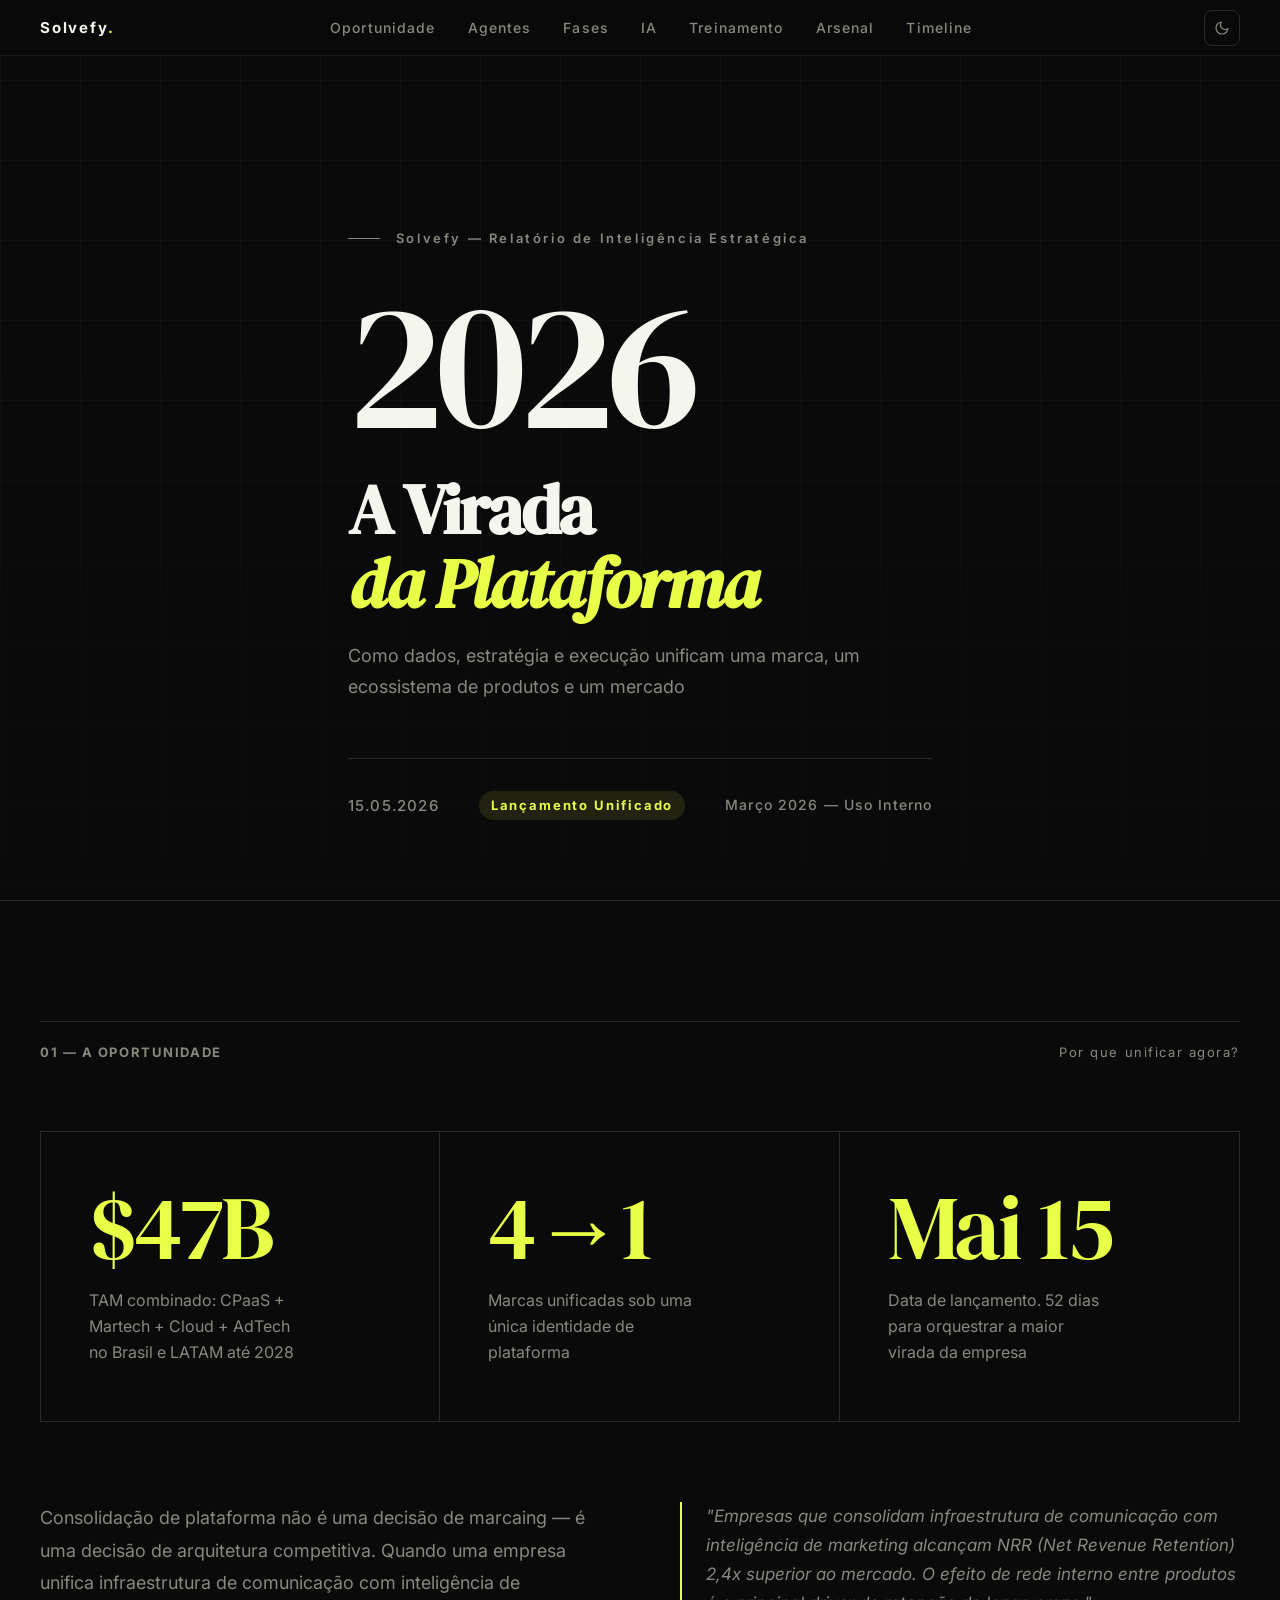
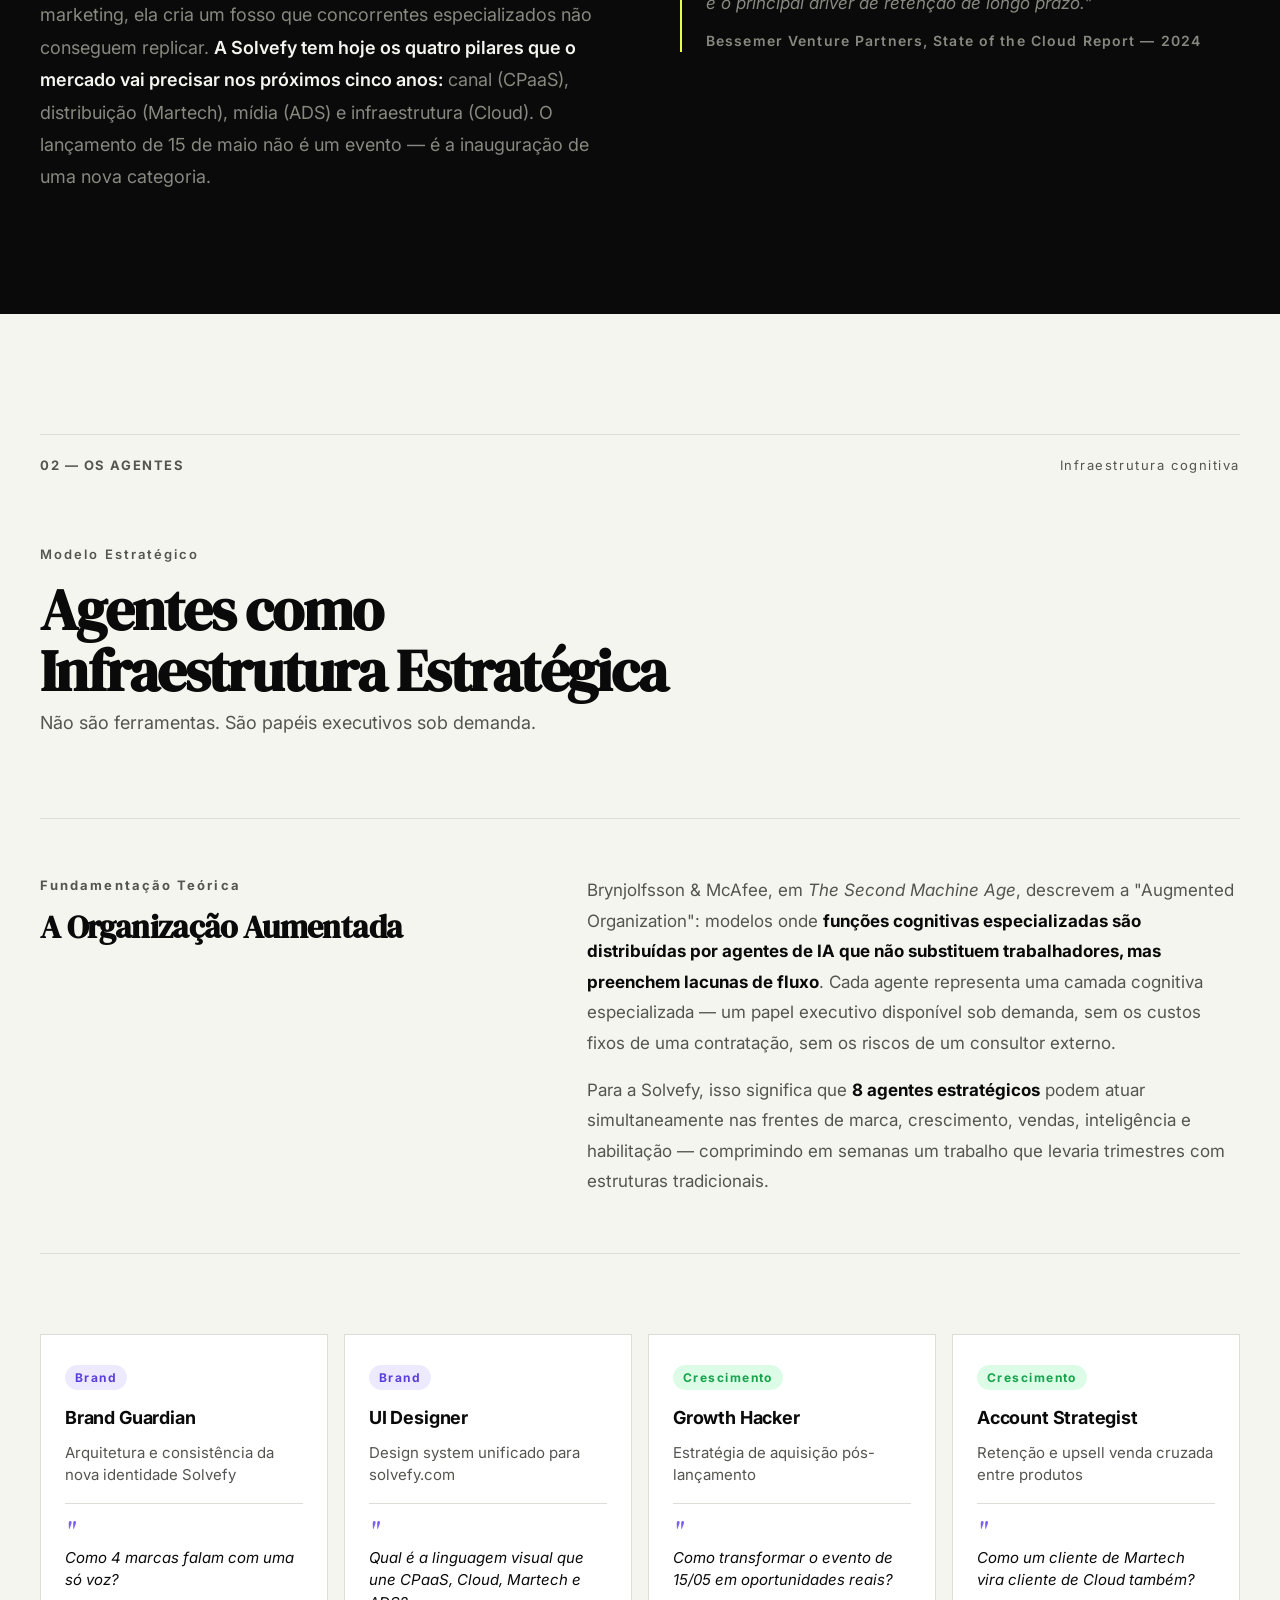
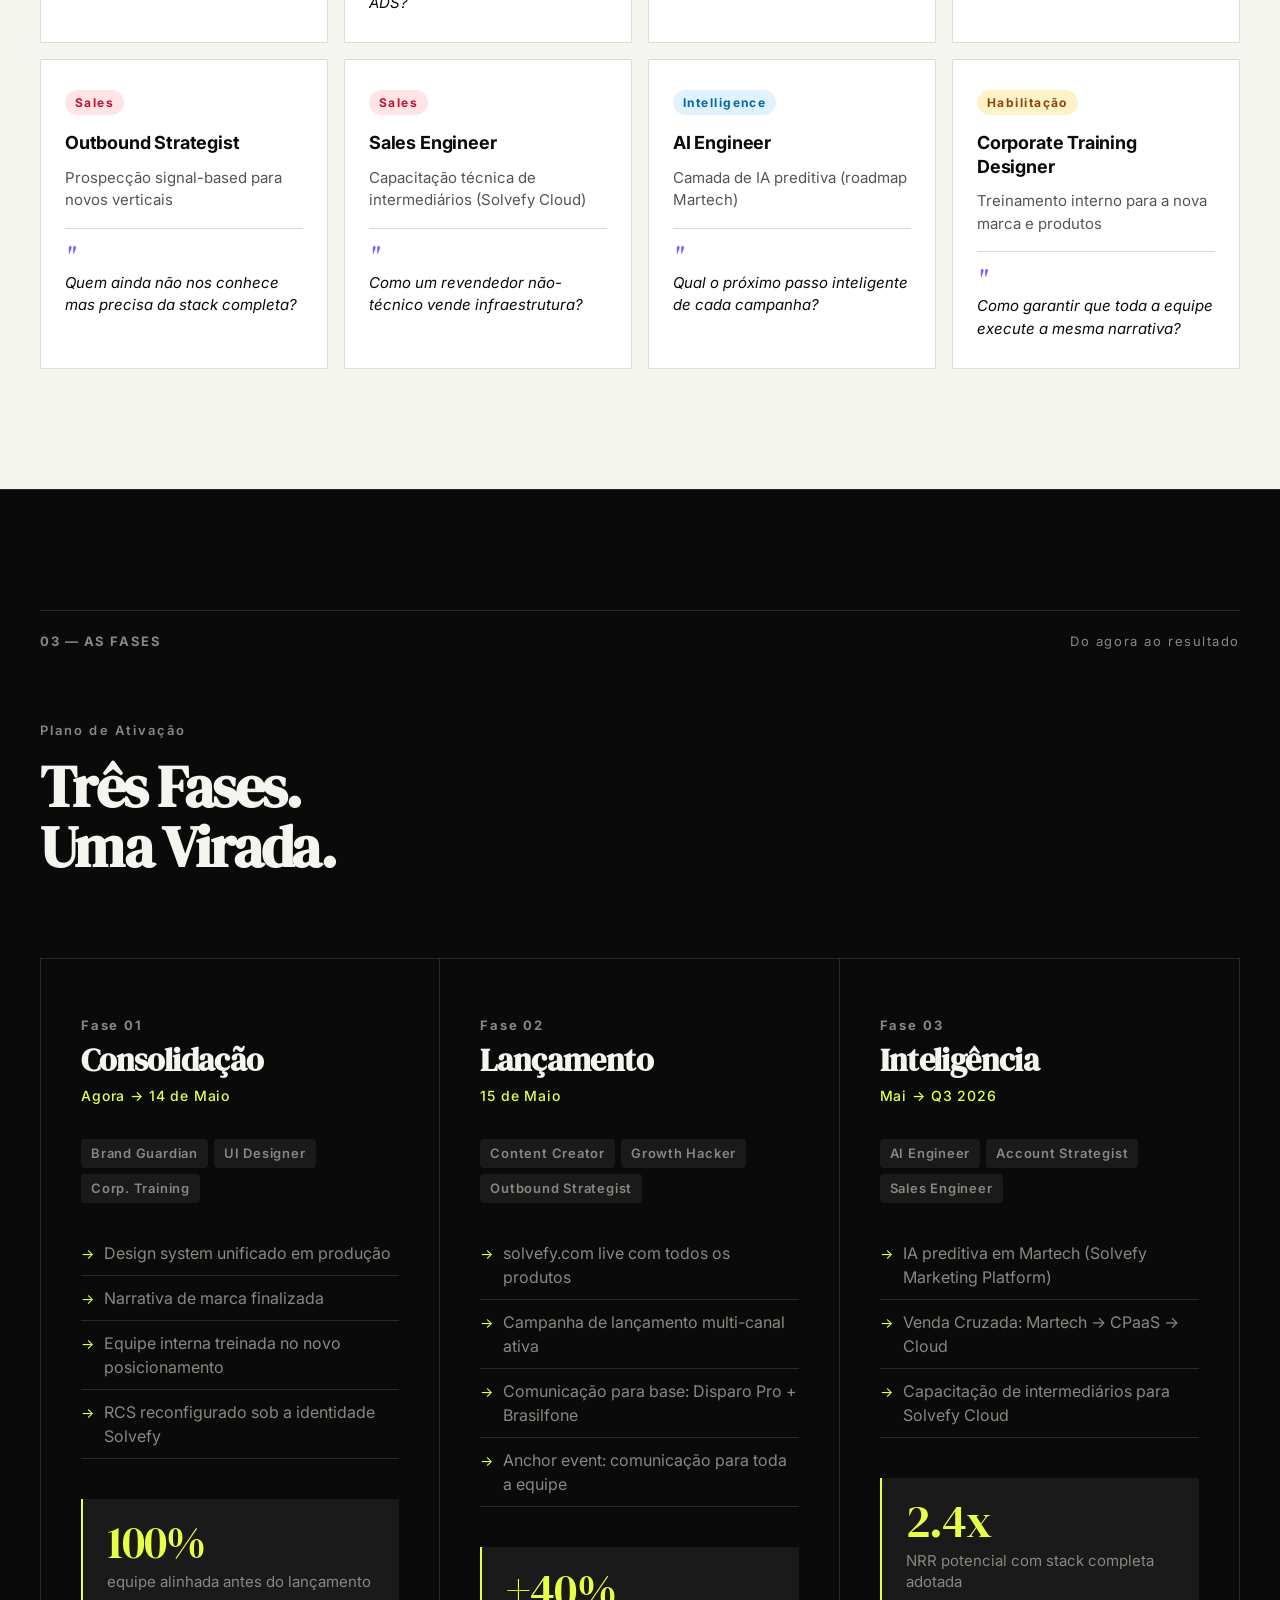
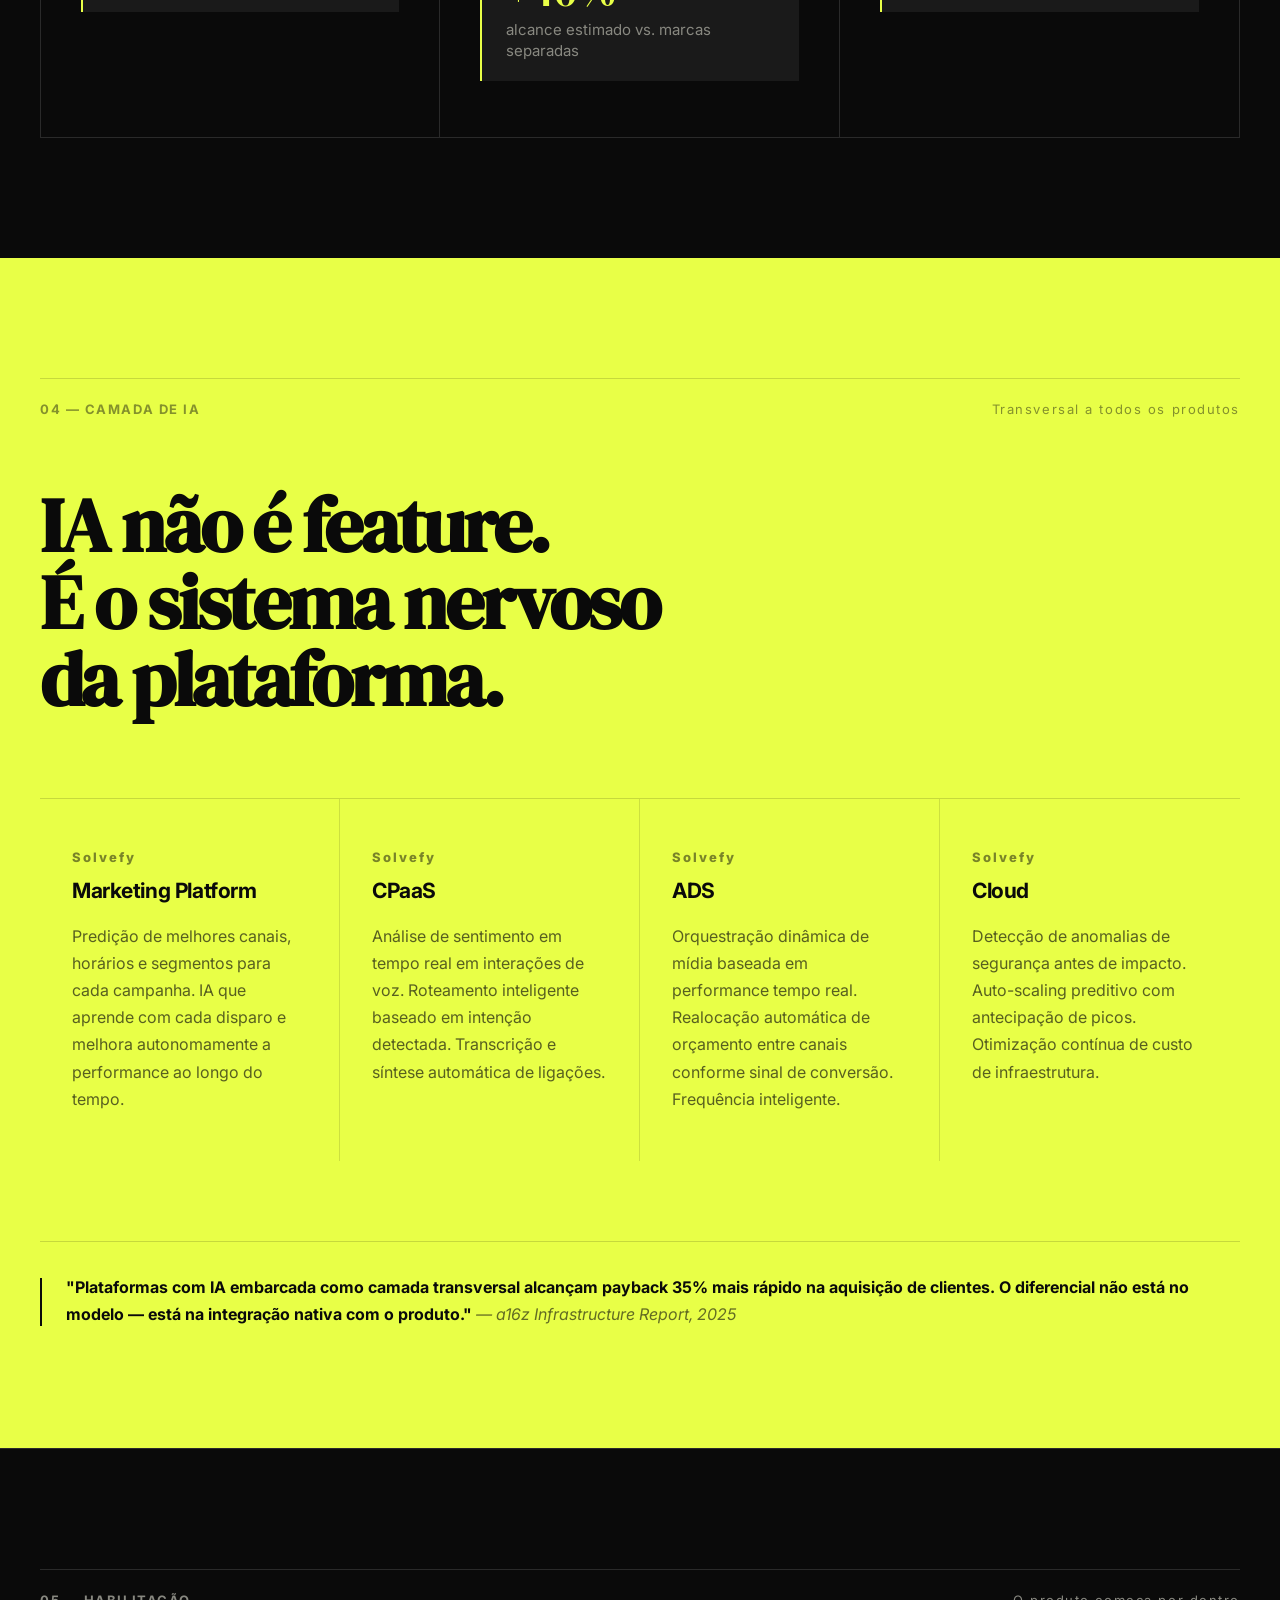
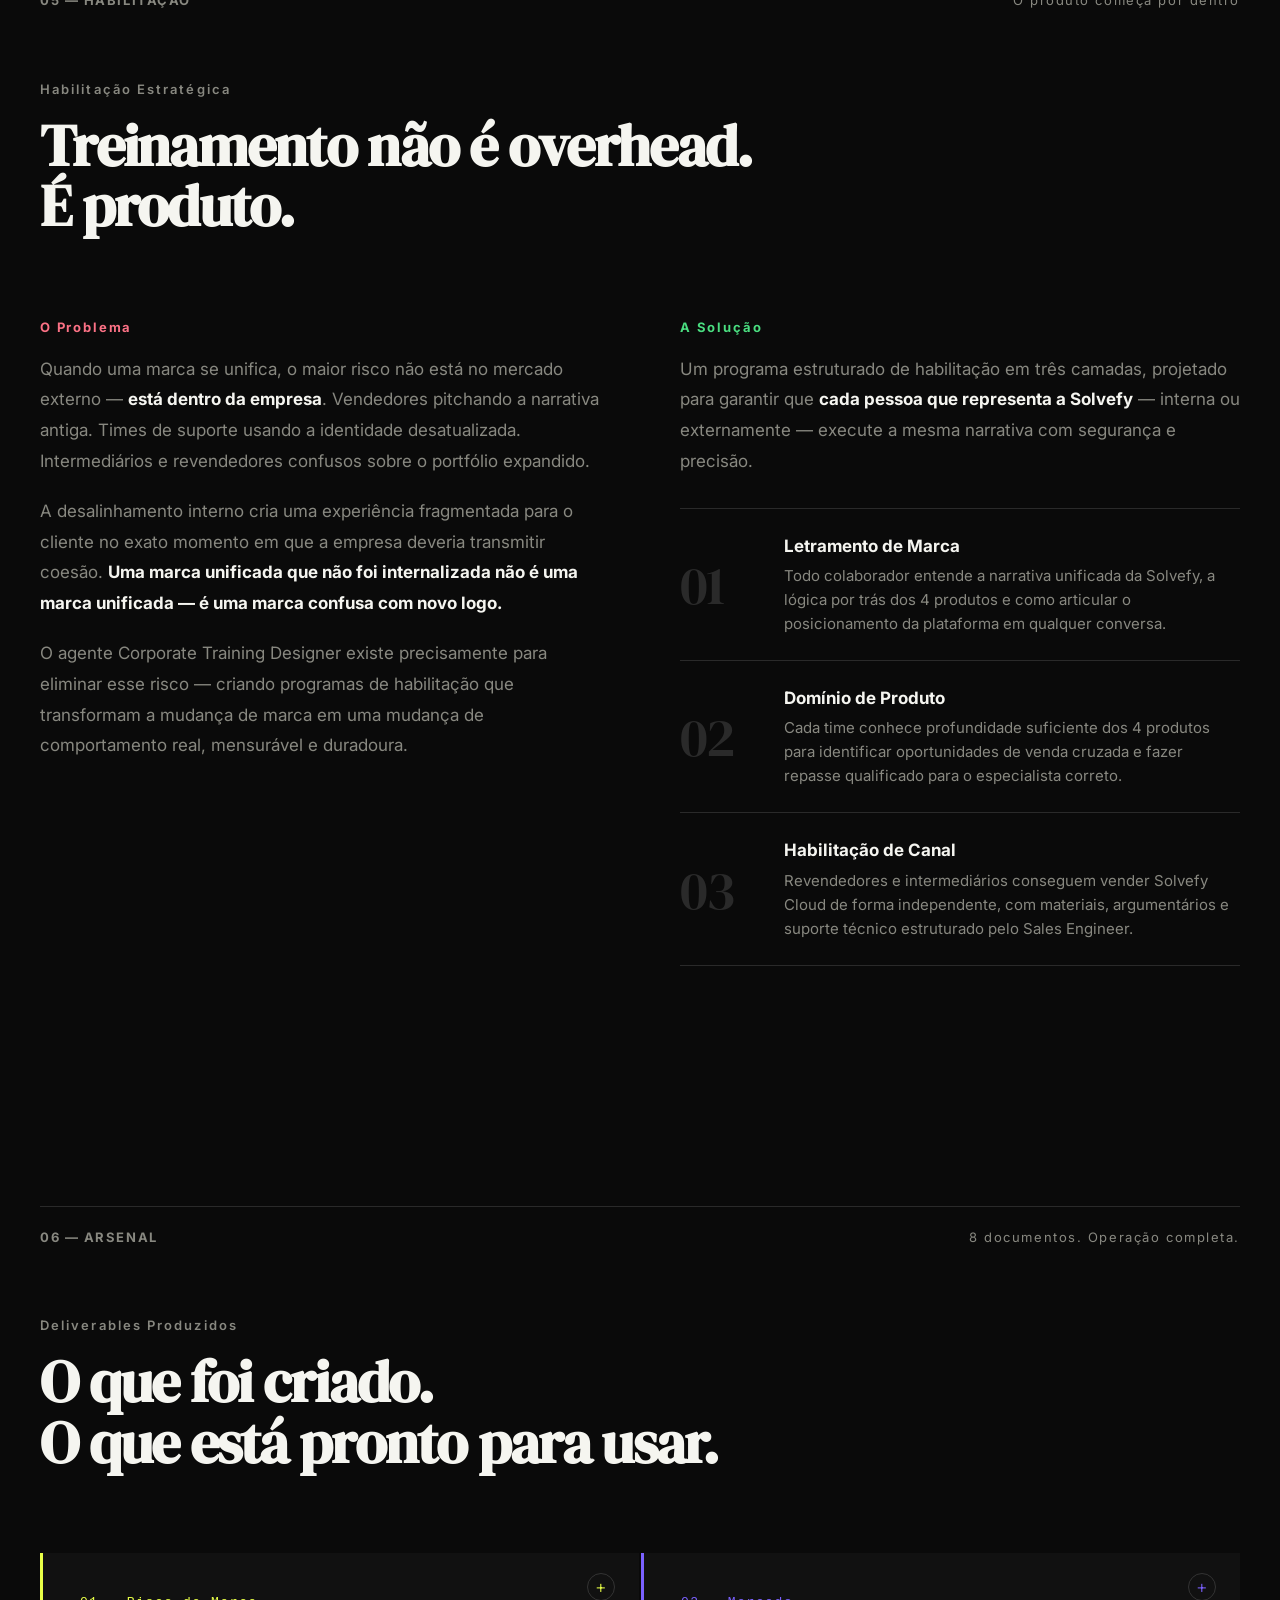
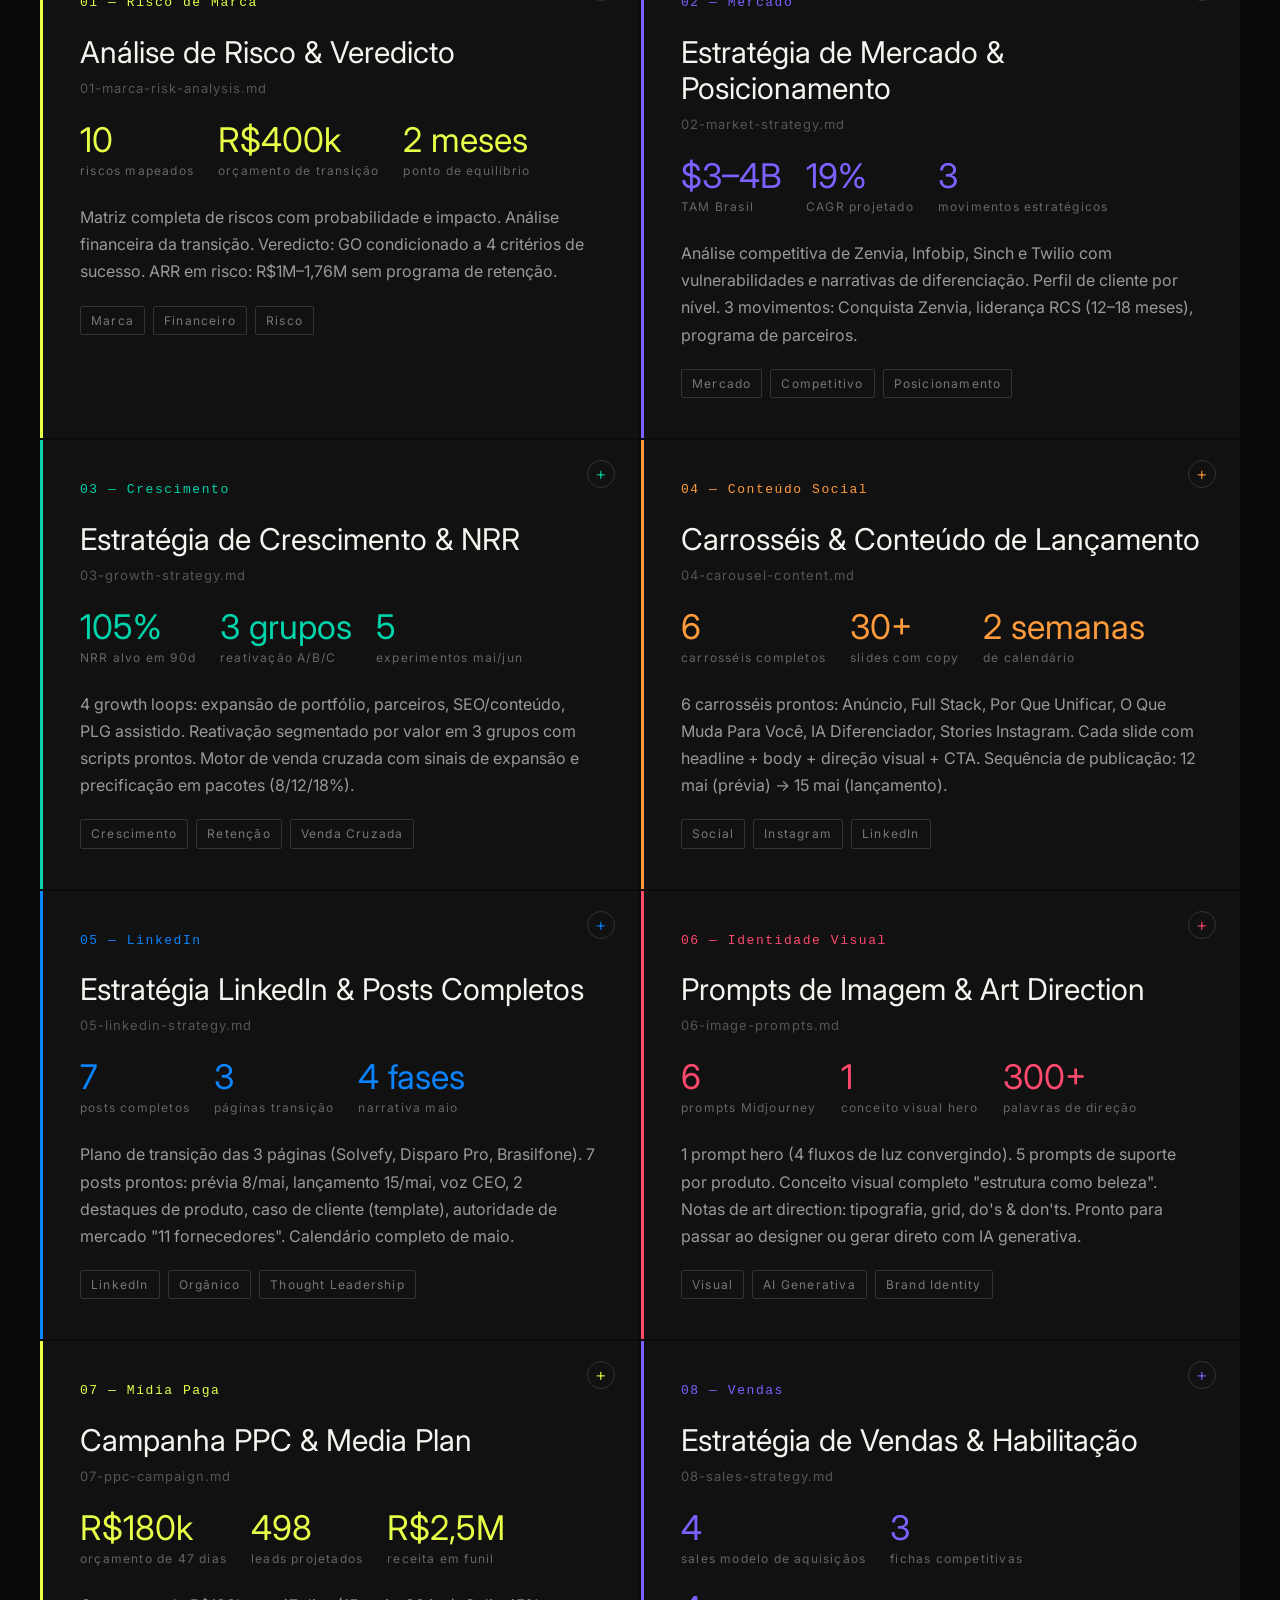
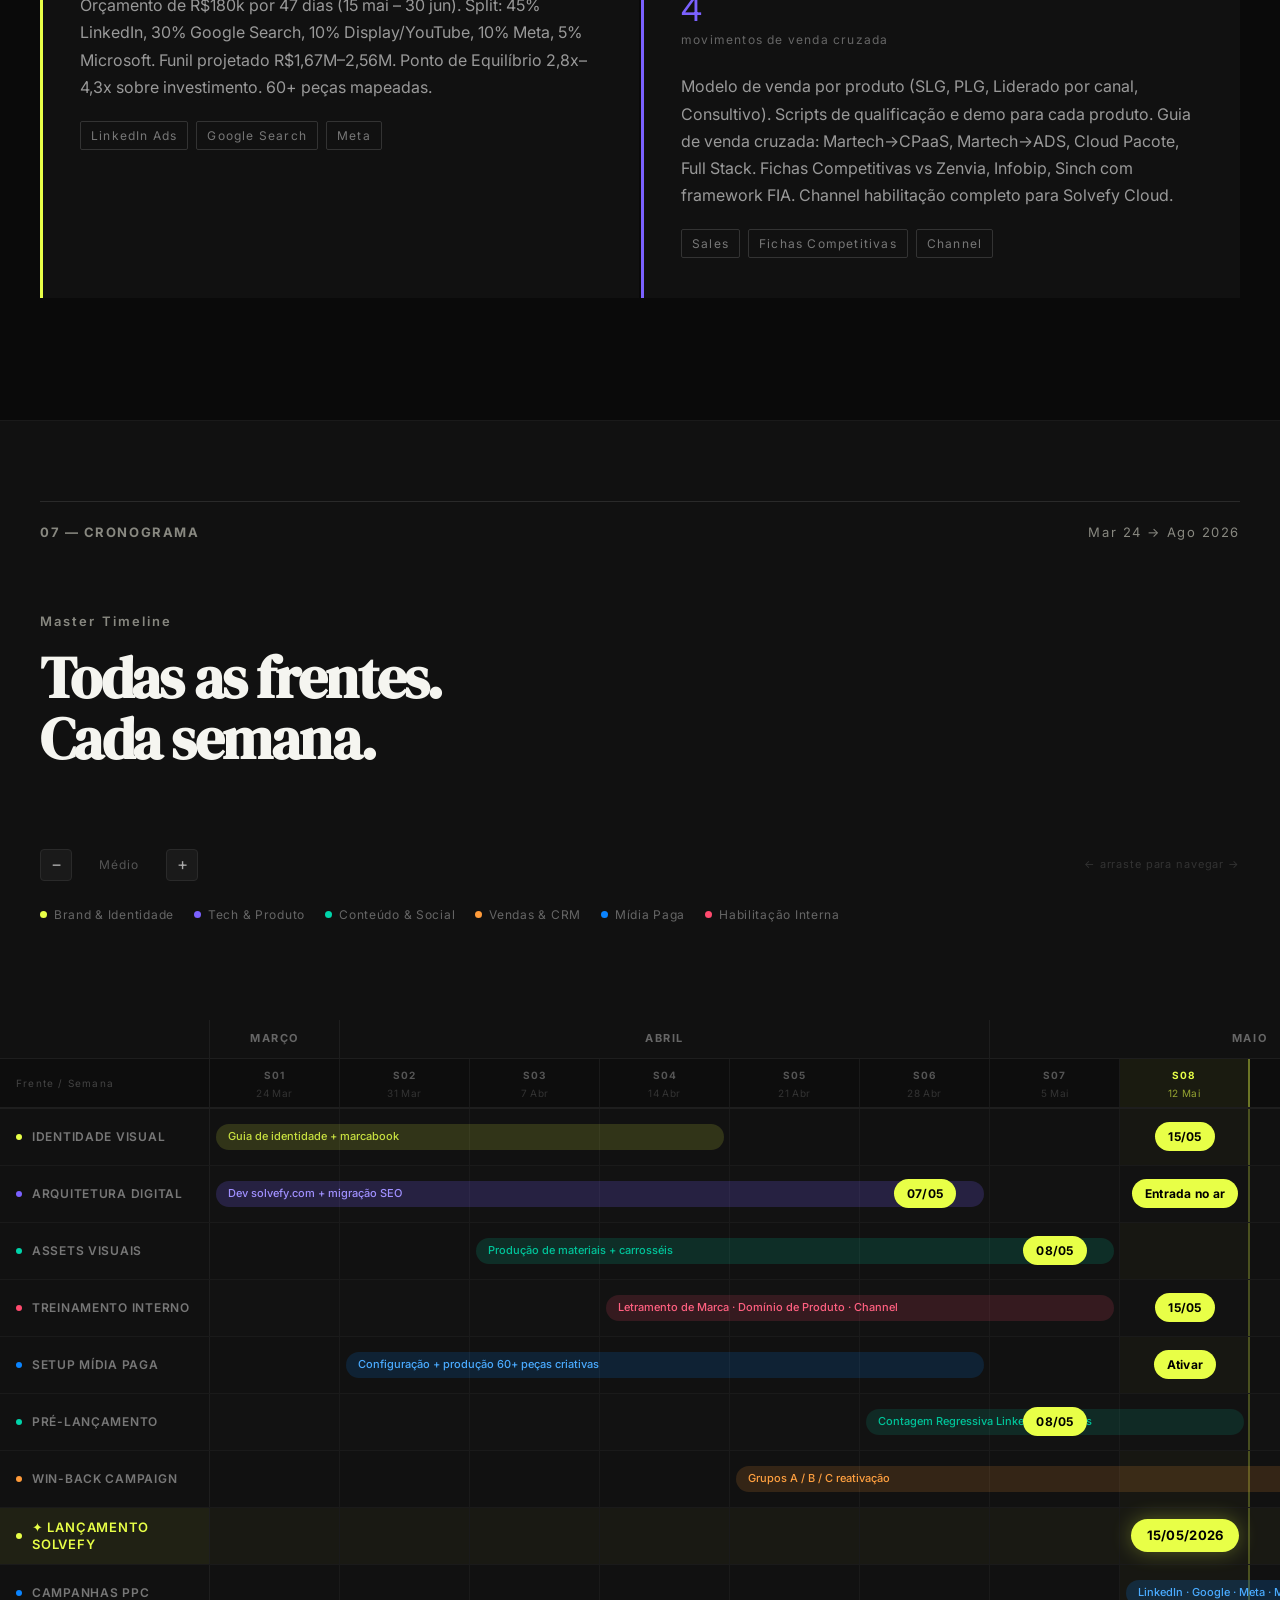
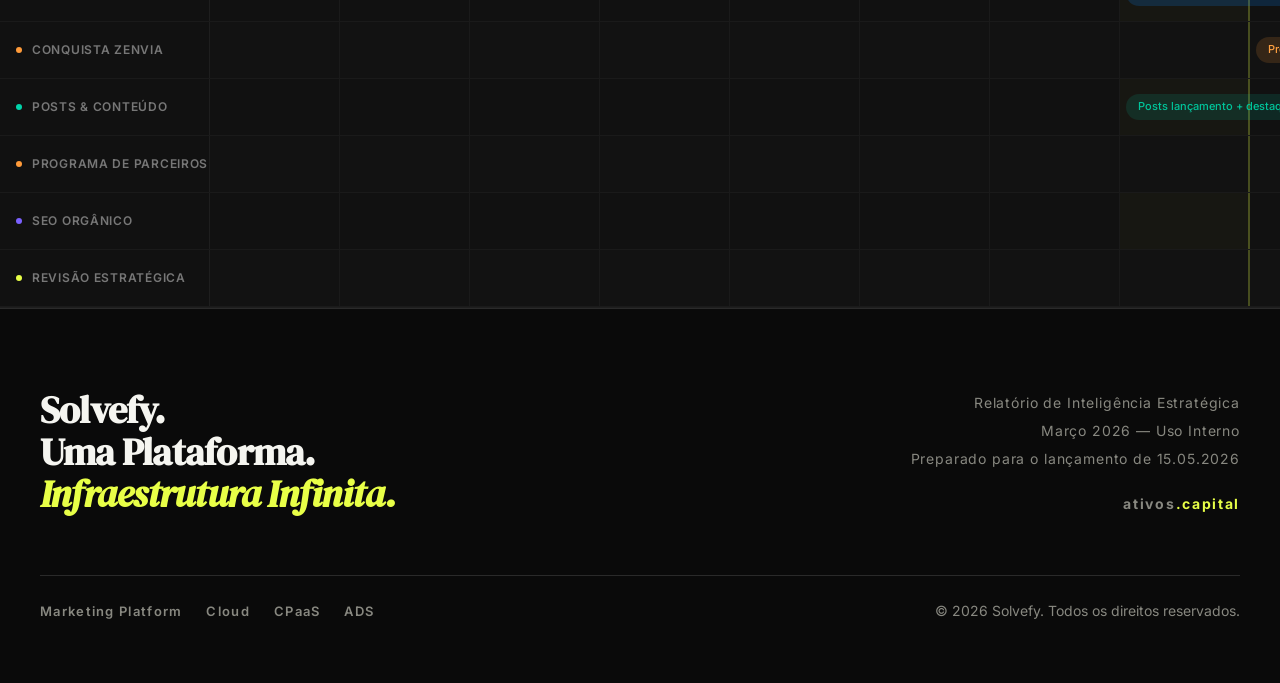
<file: solvefy-agents-strategy.html>
<!DOCTYPE html>
<html lang="pt-BR">
<head>
  <meta charset="UTF-8">
  <meta name="viewport" content="width=device-width, initial-scale=1.0">
  <title>Solvefy — Strategic Intelligence Report 2026</title>
  <link rel="preconnect" href="https://fonts.googleapis.com">
  <link rel="preconnect" href="https://fonts.gstatic.com" crossorigin>
  <link href="https://fonts.googleapis.com/css2?family=Inter:wght@300;400;500;600;700&family=DM+Serif+Display:ital@0;1&display=swap" rel="stylesheet">
  <link rel="stylesheet" href="theme.css">
  <script src="theme.js"></script>

  <style>
    *, *::before, *::after {
      box-sizing: border-box;
      margin: 0;
      padding: 0;
    }

    :root {
      --bg-dark: #0A0A0A;
      --bg-card: #141414;
      --bg-muted: #1A1A1A;
      --bg-light: #F5F5F0;
      --text-primary: #F5F5F0;
      --text-dark: #0A0A0A;
      --text-muted: #888880;
      --text-muted-dark: #555550;
      --accent: #E8FF47;
      --violet: #7B61FF;
      --rule: #2A2A2A;
      --rule-light: #DDDDD8;
      --font-sans: 'Inter', system-ui, -apple-system, sans-serif;
      --font-display: 'DM Serif Display', 'Georgia', serif;
    }

    html {
      scroll-behavior: smooth;
      font-size: 18px;
    }


    /* ─── SCROLL SNAP PAGES ────────────────────────────────────── */
    section, .footer {
      scroll-snap-align: start;
      scroll-snap-stop: always;
    }
    .hero { min-height: 100vh; }
    .opportunity, .framework, .timeline-section,
    .ai-layer, .education { min-height: 100vh; }
    .arsenal { min-height: 100vh; }
    .master-timeline { min-height: 100vh; }

    body {
      background-color: var(--bg-dark);
      color: var(--text-primary);
      font-family: var(--font-sans);
      font-size: 17px;
      line-height: 1.6;
      -webkit-font-smoothing: antialiased;
      -moz-osx-font-smoothing: grayscale;
    }

    /* ─── FLOATING NAV ─────────────────────────────────────────── */

    .nav {
      position: fixed;
      top: 0;
      left: 0;
      right: 0;
      z-index: 100;
      padding: 0 40px;
      height: 56px;
      display: flex;
      align-items: center;
      justify-content: space-between;
      background: rgba(10, 10, 10, 0.88);
      backdrop-filter: blur(12px);
      -webkit-backdrop-filter: blur(12px);
      border-bottom: 1px solid rgba(255, 255, 255, 0.06);
      transition: background 0.3s ease;
    }

    .nav-logo {
      font-family: var(--font-sans);
      font-weight: 700;
      font-size: 15px;
      letter-spacing: 0.12em;
      text-transform: uppercaso;
      color: var(--text-primary);
      text-decoration: none;
    }

    .nav-logo span {
      color: var(--accent);
    }

    .nav-links {
      display: flex;
      gap: 32px;
      list-style: none;
    }

    .nav-links a {
      font-size: 14px;
      font-weight: 500;
      letter-spacing: 0.08em;
      text-transform: uppercaso;
      color: var(--text-muted);
      text-decoration: none;
      transition: color 0.2s;
    }

    .nav-links a:hover {
      color: var(--text-primary);
    }

    /* ─── UTILITIES ────────────────────────────────────────────── */

    .container {
      max-width: 1280px;
      margin: 0 auto;
      padding: 0 40px;
    }

    .rule {
      border: none;
      border-top: 1px solid var(--rule);
      margin: 0;
    }

    .rule--light {
      border-top-color: var(--rule-light);
    }

    .eyebrow {
      font-size: 13px;
      font-weight: 600;
      letter-spacing: 0.16em;
      text-transform: uppercaso;
      color: var(--text-muted);
    }

    .eyebrow--light {
      color: var(--text-muted-dark);
    }

    .badge {
      display: inline-block;
      font-size: 12px;
      font-weight: 700;
      letter-spacing: 0.12em;
      text-transform: uppercaso;
      padding: 3px 10px;
      border-radius: 100px;
      line-height: 1.6;
    }

    .badge--marca    { background: #1A1A2E; color: #7B61FF; }
    .badge--growth   { background: #1A2E1A; color: #4ADE80; }
    .badge--sales    { background: #2E1A1A; color: #FB7185; }
    .badge--intel    { background: #1A2430; color: #38BDF8; }
    .badge--enable   { background: #2A1A1A; color: #FBBF24; }

    /* Light section badge variants */
    .light .badge--marca    { background: #EDE9FF; color: #5B3FDB; }
    .light .badge--growth   { background: #DCFCE7; color: #16A34A; }
    .light .badge--sales    { background: #FFE4E6; color: #BE123C; }
    .light .badge--intel    { background: #E0F2FE; color: #0369A1; }
    .light .badge--enable   { background: #FEF3C7; color: #92400E; }

    /* ─── ANIMATION ────────────────────────────────────────────── */

    .fade-up {
      opacity: 0;
      transform: translateY(28px);
      transition: opacity 0.7s cubic-bezier(0.22, 1, 0.36, 1),
                  transform 0.7s cubic-bezier(0.22, 1, 0.36, 1);
    }

    .fade-up.visible {
      opacity: 1;
      transform: translateY(0);
    }

    .fade-up--delay-1 { transition-delay: 0.1s; }
    .fade-up--delay-2 { transition-delay: 0.2s; }
    .fade-up--delay-3 { transition-delay: 0.3s; }
    .fade-up--delay-4 { transition-delay: 0.4s; }
    .fade-up--delay-5 { transition-delay: 0.5s; }

    /* ─── SECTION 1: HERO ──────────────────────────────────────── */

    .hero {
      min-height: 100vh;
      background: var(--bg-dark);
      display: flex;
      flex-direction: column;
      justify-content: flex-end;
      padding-bottom: 80px;
      padding-top: 80px;
      position: relative;
      overflow: hidden;
    }

    .hero-grid-bg {
      position: absolute;
      inset: 0;
      background-image:
        linear-gradient(rgba(255,255,255,0.025) 1px, transparent 1px),
        linear-gradient(90deg, rgba(255,255,255,0.025) 1px, transparent 1px);
      background-size: 80px 80px;
      pointer-events: none;
    }

    .hero-gradient {
      position: absolute;
      bottom: 0;
      left: 0;
      right: 0;
      height: 60%;
      background: linear-gradient(to top, var(--bg-dark), transparent);
      pointer-events: none;
    }

    .hero-content {
      position: relative;
      z-index: 1;
    }

    .hero-eyebrow {
      font-size: 13px;
      font-weight: 600;
      letter-spacing: 0.2em;
      text-transform: uppercaso;
      color: var(--text-muted);
      margin-bottom: 40px;
      display: flex;
      align-items: center;
      gap: 16px;
    }

    .hero-eyebrow::before {
      content: '';
      display: block;
      width: 32px;
      height: 1px;
      background: var(--text-muted);
    }

    .hero-year {
      font-family: var(--font-display);
      font-size: clamp(115px, 14vw, 230px);
      line-height: 0.85;
      letter-spacing: -0.04em;
      color: var(--text-primary);
      margin-bottom: 32px;
    }

    .hero-headline {
      font-family: var(--font-display);
      font-size: clamp(41px, 5.5vw, 83px);
      line-height: 1.05;
      letter-spacing: -0.03em;
      color: var(--text-primary);
      margin-bottom: 20px;
      max-width: 760px;
    }

    .hero-headline em {
      color: var(--accent);
      font-style: italic;
    }

    .hero-subhead {
      font-size: 18px;
      font-weight: 400;
      color: var(--text-muted);
      max-width: 560px;
      line-height: 1.7;
      margin-bottom: 56px;
    }

    .hero-meta {
      display: flex;
      align-items: center;
      gap: 40px;
      padding-top: 32px;
      border-top: 1px solid var(--rule);
    }

    .hero-meta-date {
      font-size: 15px;
      font-weight: 500;
      letter-spacing: 0.08em;
      color: var(--text-muted);
    }

    .hero-meta-tag {
      font-size: 13px;
      font-weight: 700;
      letter-spacing: 0.14em;
      text-transform: uppercaso;
      color: var(--accent);
      background: rgba(232, 255, 71, 0.1);
      padding: 4px 12px;
      border-radius: 100px;
    }

    /* ─── SECTION 2: THE OPPORTUNITY ───────────────────────────── */

    .opportunity {
      background: var(--bg-dark);
      padding: 120px 0;
      border-top: 1px solid var(--rule);
    }

    .opportunity-stats {
      display: grid;
      grid-template-columns: repeat(3, 1fr);
      gap: 0;
      margin-bottom: 80px;
      border: 1px solid var(--rule);
    }

    .stat-block {
      padding: 56px 48px;
      border-right: 1px solid var(--rule);
    }

    .stat-block:last-child {
      border-right: none;
    }

    .stat-number {
      font-family: var(--font-display);
      font-size: clamp(64px, 7vw, 110px);
      line-height: 0.9;
      letter-spacing: -0.03em;
      color: var(--accent);
      margin-bottom: 20px;
    }

    .stat-label {
      font-size: 16px;
      color: var(--text-muted);
      line-height: 1.6;
      max-width: 220px;
    }

    .opportunity-narrative {
      display: grid;
      grid-template-columns: 1fr 1fr;
      gap: 80px;
      align-items: start;
    }

    .opportunity-narrative p {
      font-size: 18px;
      line-height: 1.8;
      color: var(--text-muted);
    }

    .opportunity-narrative p strong {
      color: var(--text-primary);
      font-weight: 600;
    }

    .opportunity-quote {
      border-left: 2px solid var(--accent);
      padding-left: 24px;
    }

    .opportunity-quote p {
      font-size: 17px;
      font-style: italic;
      color: var(--text-muted);
      line-height: 1.7;
    }

    .opportunity-quote cite {
      display: block;
      margin-top: 12px;
      font-size: 14px;
      font-style: normal;
      font-weight: 600;
      letter-spacing: 0.08em;
      text-transform: uppercaso;
      color: var(--text-muted);
    }

    /* ─── SECTION 3: THE FRAMEWORK ──────────────────────────────── */

    .framework {
      background: var(--bg-light);
      color: var(--text-dark);
      padding: 120px 0;
    }

    .framework .eyebrow {
      color: var(--text-muted-dark);
    }

    .framework-header {
      margin-bottom: 80px;
    }

    .framework-headline {
      font-family: var(--font-display);
      font-size: clamp(41px, 4.5vw, 69px);
      line-height: 1.05;
      letter-spacing: -0.03em;
      color: var(--text-dark);
      margin-top: 16px;
      margin-bottom: 8px;
    }

    .framework-subhead {
      font-size: 18px;
      color: var(--text-muted-dark);
      font-weight: 400;
    }

    .framework-theory {
      display: grid;
      grid-template-columns: 5fr 7fr;
      gap: 80px;
      align-items: start;
      padding: 56px 0;
      border-top: 1px solid var(--rule-light);
      border-bottom: 1px solid var(--rule-light);
      margin-bottom: 80px;
    }

    .framework-theory-label {
      font-size: 13px;
      font-weight: 700;
      letter-spacing: 0.16em;
      text-transform: uppercaso;
      color: var(--text-muted-dark);
      margin-bottom: 12px;
    }

    .framework-theory-title {
      font-family: var(--font-display);
      font-size: 32px;
      line-height: 1.2;
      letter-spacing: -0.02em;
      color: var(--text-dark);
    }

    .framework-theory-body {
      font-size: 17px;
      line-height: 1.8;
      color: var(--text-muted-dark);
    }

    .framework-theory-body strong {
      color: var(--text-dark);
    }

    .agents-grid {
      display: grid;
      grid-template-columns: repeat(4, 1fr);
      gap: 16px;
    }

    .agent-card {
      background: white;
      border: 1px solid var(--rule-light);
      padding: 28px 24px;
      position: relative;
      cursor: default;
      transition: transform 0.25s cubic-bezier(0.22, 1, 0.36, 1),
                  box-shadow 0.25s cubic-bezier(0.22, 1, 0.36, 1),
                  background 0.25s ease;
      overflow: hidden;
    }

    .agent-card::after {
      content: '';
      position: absolute;
      bottom: 0;
      left: 0;
      right: 0;
      height: 2px;
      background: var(--accent);
      transform: scaleX(0);
      transform-origin: left;
      transition: transform 0.3s cubic-bezier(0.22, 1, 0.36, 1);
    }

    .agent-card:hover {
      transform: translateY(-4px);
      box-shadow: 0 16px 40px rgba(0, 0, 0, 0.12);
    }

    .agent-card:hover::after {
      transform: scaleX(1);
    }

    .agent-card:hover .agent-description {
      opacity: 1;
      transform: translateY(0);
    }

    .agent-card-top {
      margin-bottom: 16px;
    }

    .agent-name {
      font-size: 18px;
      font-weight: 700;
      letter-spacing: -0.01em;
      color: var(--text-dark);
      margin-bottom: 10px;
      line-height: 1.3;
    }

    .agent-role {
      font-size: 15px;
      color: var(--text-muted-dark);
      line-height: 1.5;
      margin-top: 12px;
    }

    .agent-question {
      font-size: 15px;
      font-style: italic;
      color: var(--text-dark);
      line-height: 1.5;
      padding-top: 16px;
      border-top: 1px solid var(--rule-light);
      margin-top: 16px;
    }

    .agent-question::before {
      content: '"';
      font-family: var(--font-display);
      font-size: 23px;
      color: var(--violet);
      line-height: 1;
      display: block;
      margin-bottom: 4px;
    }

    .agent-description {
      font-size: 14px;
      color: var(--text-muted-dark);
      opacity: 0;
      transform: translateY(6px);
      transition: opacity 0.3s ease, transform 0.3s ease;
      transition-delay: 0.05s;
    }

    /* ─── SECTION 4: TIMELINE ───────────────────────────────────── */

    .timeline-section {
      background: var(--bg-dark);
      padding: 120px 0;
      border-top: 1px solid var(--rule);
    }

    .timeline-header {
      margin-bottom: 80px;
    }

    .section-headline {
      font-family: var(--font-display);
      font-size: clamp(41px, 4.5vw, 69px);
      line-height: 1.05;
      letter-spacing: -0.03em;
      color: var(--text-primary);
      margin-top: 16px;
    }

    .timeline {
      display: grid;
      grid-template-columns: repeat(3, 1fr);
      gap: 0;
      border: 1px solid var(--rule);
    }

    .phase {
      padding: 56px 40px;
      border-right: 1px solid var(--rule);
      position: relative;
    }

    .phase:last-child {
      border-right: none;
    }

    .phase-number {
      font-size: 13px;
      font-weight: 700;
      letter-spacing: 0.14em;
      text-transform: uppercaso;
      color: var(--text-muted);
      margin-bottom: 8px;
    }

    .phase-title {
      font-family: var(--font-display);
      font-size: 32px;
      line-height: 1.1;
      letter-spacing: -0.02em;
      color: var(--text-primary);
      margin-bottom: 6px;
    }

    .phase-period {
      font-size: 14px;
      font-weight: 500;
      letter-spacing: 0.06em;
      color: var(--accent);
      margin-bottom: 32px;
    }

    .phase-agents {
      display: flex;
      flex-wrap: wrap;
      gap: 6px;
      margin-bottom: 28px;
    }

    .phase-agent-tag {
      font-size: 13px;
      font-weight: 600;
      letter-spacing: 0.06em;
      background: var(--bg-muted);
      color: var(--text-muted);
      padding: 4px 10px;
      border-radius: 4px;
    }

    .phase-actions {
      list-style: none;
      margin-bottom: 40px;
    }

    .phase-actions li {
      font-size: 16px;
      color: var(--text-muted);
      padding: 10px 0;
      border-bottom: 1px solid var(--rule);
      display: flex;
      align-items: flex-start;
      gap: 10px;
      line-height: 1.5;
    }

    .phase-actions li::before {
      content: '→';
      color: var(--accent);
      font-size: 14px;
      margin-top: 2px;
      flex-shrink: 0;
    }

    .phase-metric {
      background: var(--bg-muted);
      padding: 20px 24px;
      border-left: 2px solid var(--accent);
    }

    .phase-metric-number {
      font-family: var(--font-display);
      font-size: 46px;
      line-height: 1;
      letter-spacing: -0.02em;
      color: var(--accent);
      margin-bottom: 6px;
    }

    .phase-metric-label {
      font-size: 15px;
      color: var(--text-muted);
      line-height: 1.4;
    }

    /* ─── SECTION 5: AI LAYER ───────────────────────────────────── */

    .ai-layer {
      background: var(--accent);
      padding: 120px 0;
    }

    .ai-layer-headline {
      font-family: var(--font-display);
      font-size: clamp(46px, 6vw, 92px);
      line-height: 1.0;
      letter-spacing: -0.04em;
      color: var(--bg-dark);
      margin-bottom: 80px;
      max-width: 800px;
    }

    .ai-columns {
      display: grid;
      grid-template-columns: repeat(4, 1fr);
      gap: 0;
      border-top: 1px solid rgba(0,0,0,0.15);
    }

    .ai-col {
      padding: 48px 32px;
      border-right: 1px solid rgba(0,0,0,0.12);
    }

    .ai-col:last-child {
      border-right: none;
    }

    .ai-col-product {
      font-size: 13px;
      font-weight: 800;
      letter-spacing: 0.16em;
      text-transform: uppercaso;
      color: rgba(10, 10, 10, 0.5);
      margin-bottom: 10px;
    }

    .ai-col-name {
      font-size: 21px;
      font-weight: 700;
      letter-spacing: -0.02em;
      color: var(--bg-dark);
      margin-bottom: 20px;
      line-height: 1.2;
    }

    .ai-col-description {
      font-size: 16px;
      color: rgba(10, 10, 10, 0.65);
      line-height: 1.7;
    }

    .ai-reference {
      margin-top: 80px;
      padding-top: 32px;
      border-top: 1px solid rgba(0,0,0,0.15);
      display: flex;
      gap: 24px;
      align-items: flex-start;
    }

    .ai-reference-bar {
      width: 2px;
      height: 48px;
      background: var(--bg-dark);
      flex-shrink: 0;
      margin-top: 4px;
    }

    .ai-reference-text {
      font-size: 16px;
      font-style: italic;
      color: rgba(10, 10, 10, 0.6);
      line-height: 1.7;
    }

    .ai-reference-text strong {
      color: var(--bg-dark);
      font-style: normal;
    }

    /* ─── SECTION 6: EDUCATION ──────────────────────────────────── */

    .education {
      background: var(--bg-dark);
      padding: 120px 0;
      border-top: 1px solid var(--rule);
    }

    .education-header {
      margin-bottom: 80px;
    }

    .education-grid {
      display: grid;
      grid-template-columns: 1fr 1fr;
      gap: 80px;
      align-items: start;
    }

    .education-problem-label {
      font-size: 13px;
      font-weight: 700;
      letter-spacing: 0.14em;
      text-transform: uppercaso;
      color: #FB7185;
      margin-bottom: 16px;
    }

    .education-solution-label {
      font-size: 13px;
      font-weight: 700;
      letter-spacing: 0.14em;
      text-transform: uppercaso;
      color: #4ADE80;
      margin-bottom: 16px;
    }

    .education-text {
      font-size: 17px;
      color: var(--text-muted);
      line-height: 1.8;
    }

    .education-text strong {
      color: var(--text-primary);
    }

    .habilitação-layers {
      margin-top: 32px;
      display: flex;
      flex-direction: column;
      gap: 0;
    }

    .habilitação-layer {
      padding: 24px 0;
      border-bottom: 1px solid var(--rule);
      display: grid;
      grid-template-columns: 80px 1fr;
      gap: 24px;
      align-items: center;
    }

    .habilitação-layer:first-child {
      border-top: 1px solid var(--rule);
    }

    .layer-number {
      font-family: var(--font-display);
      font-size: 55px;
      line-height: 1;
      letter-spacing: -0.03em;
      color: var(--rule);
    }

    .layer-content {}

    .layer-title {
      font-size: 17px;
      font-weight: 700;
      color: var(--text-primary);
      margin-bottom: 4px;
    }

    .layer-desc {
      font-size: 15px;
      color: var(--text-muted);
      line-height: 1.6;
    }

    /* ─── SECTION 7: FOOTER ─────────────────────────────────────── */

    .footer {
      background: var(--bg-dark);
      padding: 80px 0 60px;
      border-top: 1px solid var(--rule);
    }

    .footer-inner {
      display: grid;
      grid-template-columns: 1fr 1fr;
      gap: 40px;
      align-items: end;
    }

    .footer-tagline {
      font-family: var(--font-display);
      font-size: clamp(28px, 3vw, 46px);
      line-height: 1.1;
      letter-spacing: -0.02em;
      color: var(--text-primary);
    }

    .footer-tagline em {
      color: var(--accent);
      font-style: italic;
    }

    .footer-meta {
      text-align: right;
    }

    .footer-meta-line {
      font-size: 14px;
      color: var(--text-muted);
      letter-spacing: 0.06em;
      line-height: 2;
    }

    .footer-meta-marca {
      font-size: 14px;
      font-weight: 700;
      letter-spacing: 0.12em;
      text-transform: uppercaso;
      color: var(--text-muted);
      margin-top: 8px;
    }

    .footer-meta-marca span {
      color: var(--accent);
    }

    .footer-bottom {
      margin-top: 60px;
      padding-top: 24px;
      border-top: 1px solid var(--rule);
      display: flex;
      justify-content: space-between;
      align-items: center;
    }

    .footer-products {
      display: flex;
      gap: 24px;
    }

    .footer-product {
      font-size: 13px;
      font-weight: 600;
      letter-spacing: 0.1em;
      text-transform: uppercaso;
      color: var(--text-muted);
    }

    .footer-copy {
      font-size: 14px;
      color: var(--text-muted);
    }

    /* ─── DIVIDERS ──────────────────────────────────────────────── */

    .section-divider {
      padding: 20px 40px;
      border-top: 1px solid var(--rule);
      display: flex;
      align-items: center;
      justify-content: space-between;
    }

    .section-divider--light {
      border-top-color: var(--rule-light);
    }

    .section-number {
      font-size: 13px;
      font-weight: 700;
      letter-spacing: 0.12em;
      color: var(--text-muted);
    }

    .section-number--light {
      color: var(--text-muted-dark);
    }

    /* ─── RESPONSIVE ────────────────────────────────────────────── */

    @media (max-width: 1024px) {
      .container { padding: 0 24px; }
      .nav { padding: 0 24px; }
      .nav-links { gap: 20px; }
      .agents-grid { grid-template-columns: repeat(2, 1fr); }
      .ai-columns { grid-template-columns: repeat(2, 1fr); }
      .ai-col:nth-child(2) { border-right: none; }
      .ai-col:nth-child(3) { border-top: 1px solid rgba(0,0,0,0.12); }
      .ai-col:nth-child(4) { border-top: 1px solid rgba(0,0,0,0.12); }
    }

    @media (max-width: 768px) {
      .container { padding: 0 20px; }
      .nav { padding: 0 20px; }
      .nav-links { display: none; }

      .hero { padding-bottom: 60px; min-height: 100svh; }

      .opportunity-stats { grid-template-columns: 1fr; }
      .stat-block { border-right: none; border-bottom: 1px solid var(--rule); }
      .stat-block:last-child { border-bottom: none; }

      .opportunity-narrative { grid-template-columns: 1fr; gap: 40px; }

      .framework-theory { grid-template-columns: 1fr; gap: 32px; }

      .agents-grid { grid-template-columns: 1fr; }

      .timeline { grid-template-columns: 1fr; }
      .phase { border-right: none; border-bottom: 1px solid var(--rule); }
      .phase:last-child { border-bottom: none; }

      .ai-columns { grid-template-columns: 1fr; }
      .ai-col { border-right: none; border-bottom: 1px solid rgba(0,0,0,0.12); }
      .ai-col:last-child { border-bottom: none; }

      .education-grid { grid-template-columns: 1fr; gap: 48px; }

      .footer-inner { grid-template-columns: 1fr; gap: 32px; }
      .footer-meta { text-align: left; }
      .footer-bottom { flex-direction: column; gap: 16px; align-items: flex-start; }
      .footer-products { flex-wrap: wrap; gap: 16px; }
    }

    /* ─── PRINT ─────────────────────────────────────────────────── */

    @media print {
      .nav { display: none; }
      .fade-up { opacity: 1; transform: none; }
      .hero-grid-bg { display: none; }

  
    /* ─── SCROLL SNAP PAGES ────────────────────────────────────── */
    section, .footer {
      scroll-snap-align: start;
      scroll-snap-stop: always;
    }
    .hero { min-height: 100vh; }
    .opportunity, .framework, .timeline-section,
    .ai-layer, .education { min-height: 100vh; }
    .arsenal { min-height: 100vh; }
    .master-timeline { min-height: 100vh; }

    body { background: white; color: #0A0A0A; }
      .hero, .opportunity, .timeline-section, .education, .footer {
        background: white !important;
        color: #0A0A0A !important;
      }
      .framework { background: #F5F5F0; }
      .ai-layer { background: #F0F0E8; }

      .hero-year, .stat-number, .phase-metric-number, .ai-layer-headline {
        color: #0A0A0A !important;
      }

      .text-muted, .eyebrow, .hero-eyebrow, .stat-label,
      .opportunity-narrative p, .phase-actions li,
      .education-text, .footer-meta-line {
        color: #555 !important;
      }

      .rule, .rule--light { border-color: #DDD; }

      .agent-card { box-shadow: none; border: 1px solid #DDD; }
      .phase { border-color: #DDD; }
    }
  </style>
</head>
<body>

  <!-- FLOATING NAV -->
  <nav class="nav" role="navigation" aria-label="Navegação principal">
    <a href="#hero" class="nav-logo">Solvefy<span>.</span></a>
    <ul class="nav-links">
      <li><a href="#opportunity">Oportunidade</a></li>
      <li><a href="#framework">Agentes</a></li>
      <li><a href="#timeline">Fases</a></li>
      <li><a href="#ai-layer">IA</a></li>
      <li><a href="#education">Treinamento</a></li>
      <li><a href="#arsenal">Arsenal</a></li>
      <li><a href="#master-timeline">Timeline</a></li>
    </ul>
  <button class="theme-toggle" onclick="toggleTheme()" aria-label="Alternar tema" title="Alternar tema">
      <svg class="icon-moon" viewBox="0 0 24 24"><path d="M21 12.79A9 9 0 1 1 11.21 3 7 7 0 0 0 21 12.79z"/></svg>
      <svg class="icon-sun" viewBox="0 0 24 24"><circle cx="12" cy="12" r="5"/><line x1="12" y1="1" x2="12" y2="3"/><line x1="12" y1="21" x2="12" y2="23"/><line x1="4.22" y1="4.22" x2="5.64" y2="5.64"/><line x1="18.36" y1="18.36" x2="19.78" y2="19.78"/><line x1="1" y1="12" x2="3" y2="12"/><line x1="21" y1="12" x2="23" y2="12"/><line x1="4.22" y1="19.78" x2="5.64" y2="18.36"/><line x1="18.36" y1="5.64" x2="19.78" y2="4.22"/></svg>
    </button>
  </nav>

  <!-- ──────────────────────────────────────────────────────────── -->
  <!-- SECTION 1: HERO                                              -->
  <!-- ──────────────────────────────────────────────────────────── -->

  <section id="hero" class="hero" aria-label="Hero">
    <div class="hero-grid-bg" aria-hidden="true"></div>
    <div class="hero-gradient" aria-hidden="true"></div>

    <div class="container hero-content">
      <div class="hero-eyebrow fade-up" aria-label="Relatório de inteligência estratégica Solvefy">
        Solvefy — Relatório de Inteligência Estratégica
      </div>

      <div class="hero-year fade-up fade-up--delay-1" aria-hidden="true">2026</div>

      <h1 class="hero-headline fade-up fade-up--delay-2">
        A Virada<br><em>da Plataforma</em>
      </h1>

      <p class="hero-subhead fade-up fade-up--delay-3">
        Como dados, estratégia e execução unificam uma marca, um ecossistema de produtos e um mercado
      </p>

      <div class="hero-meta fade-up fade-up--delay-4">
        <span class="hero-meta-date">15.05.2026</span>
        <span class="hero-meta-tag">Lançamento Unificado</span>
        <span class="hero-meta-date" style="margin-left: auto; font-size: 14px;">Março 2026 — Uso Interno</span>
      </div>
    </div>
  </section>

  <!-- ──────────────────────────────────────────────────────────── -->
  <!-- SECTION 2: THE OPPORTUNITY                                   -->
  <!-- ──────────────────────────────────────────────────────────── -->

  <section id="opportunity" class="opportunity" aria-labelledby="opportunity-heading">

    <div class="container">
      <div class="section-divider" style="padding-left:0; padding-right:0; margin-bottom: 48px;">
        <span class="section-number">01 — A OPORTUNIDADE</span>
        <span class="section-number" style="font-weight:400;">Por que unificar agora?</span>
      </div>

      <div class="opportunity-stats fade-up">
        <div class="stat-block">
          <div class="stat-number" aria-label="47 bilhões de dólares">$47B</div>
          <p class="stat-label">TAM combinado: CPaaS + Martech + Cloud + AdTech no Brasil e LATAM até 2028</p>
        </div>
        <div class="stat-block">
          <div class="stat-number" aria-label="4 para 1">4→1</div>
          <p class="stat-label">Marcas unificadas sob uma única identidade de plataforma</p>
        </div>
        <div class="stat-block">
          <div class="stat-number" aria-label="15 de maio">Mai 15</div>
          <p class="stat-label">Data de lançamento. 52 dias para orquestrar a maior virada da empresa</p>
        </div>
      </div>

      <div class="opportunity-narrative">
        <p class="fade-up fade-up--delay-1">
          Consolidação de plataforma não é uma decisão de marcaing — é uma decisão de arquitetura competitiva. Quando uma empresa unifica infraestrutura de comunicação com inteligência de marketing, ela cria um fosso que concorrentes especializados não conseguem replicar. <strong>A Solvefy tem hoje os quatro pilares que o mercado vai precisar nos próximos cinco anos:</strong> canal (CPaaS), distribuição (Martech), mídia (ADS) e infraestrutura (Cloud). O lançamento de 15 de maio não é um evento — é a inauguração de uma nova categoria.
        </p>
        <div class="opportunity-quote fade-up fade-up--delay-2">
          <p>
            "Empresas que consolidam infraestrutura de comunicação com inteligência de marketing alcançam NRR (Net Revenue Retention) 2,4x superior ao mercado. O efeito de rede interno entre produtos é o principal driver de retenção de longo prazo."
          </p>
          <cite>Bessemer Venture Partners, State of the Cloud Report — 2024</cite>
        </div>
      </div>
    </div>

  </section>

  <!-- ──────────────────────────────────────────────────────────── -->
  <!-- SECTION 3: THE FRAMEWORK                                     -->
  <!-- ──────────────────────────────────────────────────────────── -->

  <section id="framework" class="framework light" aria-labelledby="framework-heading">

    <div class="container">
      <div class="section-divider section-divider--light" style="padding-left:0; padding-right:0; margin-bottom: 48px;">
        <span class="section-number section-number--light">02 — OS AGENTES</span>
        <span class="section-number section-number--light" style="font-weight:400;">Infraestrutura cognitiva</span>
      </div>

      <div class="framework-header">
        <p class="eyebrow eyebrow--light">Modelo Estratégico</p>
        <h2 class="framework-headline fade-up" id="framework-heading">Agentes como<br>Infraestrutura Estratégica</h2>
        <p class="framework-subhead fade-up fade-up--delay-1">Não são ferramentas. São papéis executivos sob demanda.</p>
      </div>

      <div class="framework-theory fade-up">
        <div>
          <p class="framework-theory-label">Fundamentação Teórica</p>
          <h3 class="framework-theory-title">A Organização Aumentada</h3>
        </div>
        <div class="framework-theory-body">
          <p>
            Brynjolfsson &amp; McAfee, em <em>The Second Machine Age</em>, descrevem a "Augmented Organization": modelos onde <strong>funções cognitivas especializadas são distribuídas por agentes de IA que não substituem trabalhadores, mas preenchem lacunas de fluxo</strong>. Cada agente representa uma camada cognitiva especializada — um papel executivo disponível sob demanda, sem os custos fixos de uma contratação, sem os riscos de um consultor externo.
          </p>
          <p style="margin-top: 16px;">
            Para a Solvefy, isso significa que <strong>8 agentes estratégicos</strong> podem atuar simultaneamente nas frentes de marca, crescimento, vendas, inteligência e habilitação — comprimindo em semanas um trabalho que levaria trimestres com estruturas tradicionais.
          </p>
        </div>
      </div>

      <div class="agents-grid" role="list">

        <!-- BRAND GUARDIAN -->
        <article class="agent-card fade-up" role="listitem" aria-label="Agente Brand Guardian">
          <div class="agent-card-top">
            <span class="badge badge--marca">Brand</span>
          </div>
          <h3 class="agent-name">Brand Guardian</h3>
          <p class="agent-role">Arquitetura e consistência da nova identidade Solvefy</p>
          <p class="agent-question">Como 4 marcas falam com uma só voz?</p>
        </article>

        <!-- UI DESIGNER -->
        <article class="agent-card fade-up fade-up--delay-1" role="listitem" aria-label="Agente UI Designer">
          <div class="agent-card-top">
            <span class="badge badge--marca">Brand</span>
          </div>
          <h3 class="agent-name">UI Designer</h3>
          <p class="agent-role">Design system unificado para solvefy.com</p>
          <p class="agent-question">Qual é a linguagem visual que une CPaaS, Cloud, Martech e ADS?</p>
        </article>

        <!-- GROWTH HACKER -->
        <article class="agent-card fade-up fade-up--delay-2" role="listitem" aria-label="Agente Growth Hacker">
          <div class="agent-card-top">
            <span class="badge badge--growth">Crescimento</span>
          </div>
          <h3 class="agent-name">Growth Hacker</h3>
          <p class="agent-role">Estratégia de aquisição pós-lançamento</p>
          <p class="agent-question">Como transformar o evento de 15/05 em oportunidades reais?</p>
        </article>

        <!-- ACCOUNT STRATEGIST -->
        <article class="agent-card fade-up fade-up--delay-3" role="listitem" aria-label="Agente Account Strategist">
          <div class="agent-card-top">
            <span class="badge badge--growth">Crescimento</span>
          </div>
          <h3 class="agent-name">Account Strategist</h3>
          <p class="agent-role">Retenção e upsell venda cruzada entre produtos</p>
          <p class="agent-question">Como um cliente de Martech vira cliente de Cloud também?</p>
        </article>

        <!-- OUTBOUND STRATEGIST -->
        <article class="agent-card fade-up fade-up--delay-1" role="listitem" aria-label="Agente Outbound Strategist">
          <div class="agent-card-top">
            <span class="badge badge--sales">Sales</span>
          </div>
          <h3 class="agent-name">Outbound Strategist</h3>
          <p class="agent-role">Prospecção signal-based para novos verticais</p>
          <p class="agent-question">Quem ainda não nos conhece mas precisa da stack completa?</p>
        </article>

        <!-- SALES ENGINEER -->
        <article class="agent-card fade-up fade-up--delay-2" role="listitem" aria-label="Agente Sales Engineer">
          <div class="agent-card-top">
            <span class="badge badge--sales">Sales</span>
          </div>
          <h3 class="agent-name">Sales Engineer</h3>
          <p class="agent-role">Capacitação técnica de intermediários (Solvefy Cloud)</p>
          <p class="agent-question">Como um revendedor não-técnico vende infraestrutura?</p>
        </article>

        <!-- AI ENGINEER -->
        <article class="agent-card fade-up fade-up--delay-3" role="listitem" aria-label="Agente AI Engineer">
          <div class="agent-card-top">
            <span class="badge badge--intel">Intelligence</span>
          </div>
          <h3 class="agent-name">AI Engineer</h3>
          <p class="agent-role">Camada de IA preditiva (roadmap Martech)</p>
          <p class="agent-question">Qual o próximo passo inteligente de cada campanha?</p>
        </article>

        <!-- CORPORATE TRAINING -->
        <article class="agent-card fade-up fade-up--delay-4" role="listitem" aria-label="Agente Corporate Training Designer">
          <div class="agent-card-top">
            <span class="badge badge--enable">Habilitação</span>
          </div>
          <h3 class="agent-name">Corporate Training Designer</h3>
          <p class="agent-role">Treinamento interno para a nova marca e produtos</p>
          <p class="agent-question">Como garantir que toda a equipe execute a mesma narrativa?</p>
        </article>

      </div>
    </div>

  </section>

  <!-- ──────────────────────────────────────────────────────────── -->
  <!-- SECTION 4: TIMELINE                                          -->
  <!-- ──────────────────────────────────────────────────────────── -->

  <section id="timeline" class="timeline-section" aria-labelledby="timeline-heading">

    <div class="container">
      <div class="section-divider" style="padding-left:0; padding-right:0; margin-bottom: 48px;">
        <span class="section-number">03 — AS FASES</span>
        <span class="section-number" style="font-weight:400;">Do agora ao resultado</span>
      </div>

      <div class="timeline-header">
        <p class="eyebrow">Plano de Ativação</p>
        <h2 class="section-headline fade-up" id="timeline-heading">Três Fases.<br>Uma Virada.</h2>
      </div>

      <div class="timeline fade-up" role="list">

        <!-- FASE 1 -->
        <div class="phase" role="listitem" aria-label="Fase 1: Consolidação">
          <p class="phase-number">Fase 01</p>
          <h3 class="phase-title">Consolidação</h3>
          <p class="phase-period">Agora → 14 de Maio</p>
          <div class="phase-agents" aria-label="Agentes envolvidos">
            <span class="phase-agent-tag">Brand Guardian</span>
            <span class="phase-agent-tag">UI Designer</span>
            <span class="phase-agent-tag">Corp. Training</span>
          </div>
          <ul class="phase-actions" aria-label="Ações principais">
            <li>Design system unificado em produção</li>
            <li>Narrativa de marca finalizada</li>
            <li>Equipe interna treinada no novo posicionamento</li>
            <li>RCS reconfigurado sob a identidade Solvefy</li>
          </ul>
          <div class="phase-metric" aria-label="Métrica: 100% equipe alinhada antes do lançamento">
            <div class="phase-metric-number">100%</div>
            <p class="phase-metric-label">equipe alinhada antes do lançamento</p>
          </div>
        </div>

        <!-- FASE 2 -->
        <div class="phase" role="listitem" aria-label="Fase 2: Lançamento">
          <p class="phase-number">Fase 02</p>
          <h3 class="phase-title">Lançamento</h3>
          <p class="phase-period">15 de Maio</p>
          <div class="phase-agents" aria-label="Agentes envolvidos">
            <span class="phase-agent-tag">Content Creator</span>
            <span class="phase-agent-tag">Growth Hacker</span>
            <span class="phase-agent-tag">Outbound Strategist</span>
          </div>
          <ul class="phase-actions" aria-label="Ações principais">
            <li>solvefy.com live com todos os produtos</li>
            <li>Campanha de lançamento multi-canal ativa</li>
            <li>Comunicação para base: Disparo Pro + Brasilfone</li>
            <li>Anchor event: comunicação para toda a equipe</li>
          </ul>
          <div class="phase-metric" aria-label="Métrica: +40% alcance estimado vs. marcas separadas">
            <div class="phase-metric-number">+40%</div>
            <p class="phase-metric-label">alcance estimado vs. marcas separadas</p>
          </div>
        </div>

        <!-- FASE 3 -->
        <div class="phase" role="listitem" aria-label="Fase 3: Inteligência">
          <p class="phase-number">Fase 03</p>
          <h3 class="phase-title">Inteligência</h3>
          <p class="phase-period">Mai → Q3 2026</p>
          <div class="phase-agents" aria-label="Agentes envolvidos">
            <span class="phase-agent-tag">AI Engineer</span>
            <span class="phase-agent-tag">Account Strategist</span>
            <span class="phase-agent-tag">Sales Engineer</span>
          </div>
          <ul class="phase-actions" aria-label="Ações principais">
            <li>IA preditiva em Martech (Solvefy Marketing Platform)</li>
            <li>Venda Cruzada: Martech → CPaaS → Cloud</li>
            <li>Capacitação de intermediários para Solvefy Cloud</li>
          </ul>
          <div class="phase-metric" aria-label="Métrica: 2.4x NRR potencial com stack completa adotada">
            <div class="phase-metric-number">2.4x</div>
            <p class="phase-metric-label">NRR potencial com stack completa adotada</p>
          </div>
        </div>

      </div>
    </div>

  </section>

  <!-- ──────────────────────────────────────────────────────────── -->
  <!-- SECTION 5: AI AS INTELLIGENCE LAYER                         -->
  <!-- ──────────────────────────────────────────────────────────── -->

  <section id="ai-layer" class="ai-layer" aria-labelledby="ai-heading">

    <div class="container">
      <div class="section-divider" style="padding-left:0; padding-right:0; margin-bottom: 48px; border-top-color: rgba(0,0,0,0.15);">
        <span class="section-number" style="color: rgba(10,10,10,0.45);">04 — CAMADA DE IA</span>
        <span class="section-number" style="font-weight:400; color: rgba(10,10,10,0.45);">Transversal a todos os produtos</span>
      </div>

      <h2 class="ai-layer-headline fade-up" id="ai-heading">
        IA não é feature.<br>É o sistema nervoso<br>da plataforma.
      </h2>

      <div class="ai-columns fade-up" role="list">

        <div class="ai-col" role="listitem">
          <p class="ai-col-product">Solvefy</p>
          <h3 class="ai-col-name">Marketing Platform</h3>
          <p class="ai-col-description">Predição de melhores canais, horários e segmentos para cada campanha. IA que aprende com cada disparo e melhora autonomamente a performance ao longo do tempo.</p>
        </div>

        <div class="ai-col" role="listitem">
          <p class="ai-col-product">Solvefy</p>
          <h3 class="ai-col-name">CPaaS</h3>
          <p class="ai-col-description">Análise de sentimento em tempo real em interações de voz. Roteamento inteligente baseado em intenção detectada. Transcrição e síntese automática de ligações.</p>
        </div>

        <div class="ai-col" role="listitem">
          <p class="ai-col-product">Solvefy</p>
          <h3 class="ai-col-name">ADS</h3>
          <p class="ai-col-description">Orquestração dinâmica de mídia baseada em performance tempo real. Realocação automática de orçamento entre canais conforme sinal de conversão. Frequência inteligente.</p>
        </div>

        <div class="ai-col" role="listitem">
          <p class="ai-col-product">Solvefy</p>
          <h3 class="ai-col-name">Cloud</h3>
          <p class="ai-col-description">Detecção de anomalias de segurança antes de impacto. Auto-scaling preditivo com antecipação de picos. Otimização contínua de custo de infraestrutura.</p>
        </div>

      </div>

      <div class="ai-reference fade-up">
        <div class="ai-reference-bar" aria-hidden="true"></div>
        <p class="ai-reference-text">
          <strong>"Plataformas com IA embarcada como camada transversal alcançam payback 35% mais rápido na aquisição de clientes. O diferencial não está no modelo — está na integração nativa com o produto."</strong> — a16z Infrastructure Report, 2025
        </p>
      </div>
    </div>

  </section>

  <!-- ──────────────────────────────────────────────────────────── -->
  <!-- SECTION 6: EDUCATION AS PRODUCT                             -->
  <!-- ──────────────────────────────────────────────────────────── -->

  <section id="education" class="education" aria-labelledby="education-heading">

    <div class="container">
      <div class="section-divider" style="padding-left:0; padding-right:0; margin-bottom: 48px;">
        <span class="section-number">05 — HABILITAÇÃO</span>
        <span class="section-number" style="font-weight:400;">O produto começa por dentro</span>
      </div>

      <div class="education-header">
        <p class="eyebrow">Habilitação Estratégica</p>
        <h2 class="section-headline fade-up" id="education-heading">Treinamento não é overhead.<br>É produto.</h2>
      </div>

      <div class="education-grid fade-up">

        <div>
          <p class="education-problem-label">O Problema</p>
          <p class="education-text">
            Quando uma marca se unifica, o maior risco não está no mercado externo — <strong>está dentro da empresa</strong>. Vendedores pitchando a narrativa antiga. Times de suporte usando a identidade desatualizada. Intermediários e revendedores confusos sobre o portfólio expandido.
          </p>
          <p class="education-text" style="margin-top: 20px;">
            A desalinhamento interno cria uma experiência fragmentada para o cliente no exato momento em que a empresa deveria transmitir coesão. <strong>Uma marca unificada que não foi internalizada não é uma marca unificada — é uma marca confusa com novo logo.</strong>
          </p>
          <p class="education-text" style="margin-top: 20px;">
            O agente Corporate Training Designer existe precisamente para eliminar esse risco — criando programas de habilitação que transformam a mudança de marca em uma mudança de comportamento real, mensurável e duradoura.
          </p>
        </div>

        <div>
          <p class="education-solution-label">A Solução</p>
          <p class="education-text" style="margin-bottom: 24px;">
            Um programa estruturado de habilitação em três camadas, projetado para garantir que <strong>cada pessoa que representa a Solvefy</strong> — interna ou externamente — execute a mesma narrativa com segurança e precisão.
          </p>

          <div class="habilitação-layers" role="list">

            <div class="habilitação-layer" role="listitem">
              <div class="layer-number" aria-hidden="true">01</div>
              <div class="layer-content">
                <h3 class="layer-title">Letramento de Marca</h3>
                <p class="layer-desc">Todo colaborador entende a narrativa unificada da Solvefy, a lógica por trás dos 4 produtos e como articular o posicionamento da plataforma em qualquer conversa.</p>
              </div>
            </div>

            <div class="habilitação-layer" role="listitem">
              <div class="layer-number" aria-hidden="true">02</div>
              <div class="layer-content">
                <h3 class="layer-title">Domínio de Produto</h3>
                <p class="layer-desc">Cada time conhece profundidade suficiente dos 4 produtos para identificar oportunidades de venda cruzada e fazer repasse qualificado para o especialista correto.</p>
              </div>
            </div>

            <div class="habilitação-layer" role="listitem">
              <div class="layer-number" aria-hidden="true">03</div>
              <div class="layer-content">
                <h3 class="layer-title">Habilitação de Canal</h3>
                <p class="layer-desc">Revendedores e intermediários conseguem vender Solvefy Cloud de forma independente, com materiais, argumentários e suporte técnico estruturado pelo Sales Engineer.</p>
              </div>
            </div>

          </div>
        </div>

      </div>
    </div>

  </section>

<!-- ──────────────────────────────────────────────────────────── -->
  <!-- SECTION 6: ARSENAL COMPLETO                                  -->
  <!-- ──────────────────────────────────────────────────────────── -->

  <style>
    /* ─── ARSENAL ─────────────────────────────────────────────── */
    .arsenal { background: var(--dark); padding: 120px 0; }
    .arsenal-grid {
      display: grid;
      grid-template-columns: repeat(2, 1fr);
      gap: 2px;
      margin-top: 64px;
    }
    @media (max-width: 768px) { .arsenal-grid { grid-template-columns: 1fr; } }
    .arsenal-card {
      background: #111;
      padding: 40px;
      position: relative;
      transition: background 0.25s;
      overflow: hidden;
      cursor: pointer;
    }
    .arsenal-card:hover { background: #161616; }
    .arsenal-card::before {
      content: '';
      position: absolute;
      top: 0; left: 0;
      width: 3px; height: 100%;
      background: var(--card-color, var(--accent));
    }
    .arsenal-expand-icon {
      position: absolute;
      top: 20px;
      right: 24px;
      width: 28px;
      height: 28px;
      border-radius: 50%;
      border: 1px solid #333;
      display: flex;
      align-items: center;
      justify-content: center;
      font-size: 18px;
      font-weight: 300;
      color: var(--card-color, var(--accent));
      line-height: 1;
      transition: all 0.2s;
      font-family: 'Inter', sans-serif;
    }
    .arsenal-card:hover .arsenal-expand-icon {
      border-color: var(--card-color, var(--accent));
      background: rgba(255,255,255,0.04);
    }
    .arsenal-card.is-open .arsenal-expand-icon {
      transform: rotate(45deg);
      border-color: var(--card-color, var(--accent));
    }
    .arsenal-card-num {
      font-family: var(--font-mono, 'DM Mono', monospace);
      font-size: 13px;
      letter-spacing: 0.12em;
      color: var(--card-color, var(--accent));
      margin-bottom: 20px;
      display: block;
      text-transform: uppercaso;
    }
    .arsenal-card-title {
      font-family: var(--font-serif);
      font-size: clamp(23px, 2.5vw, 30px);
      font-weight: 400;
      color: var(--cream);
      margin: 0 0 8px;
      line-height: 1.2;
    }
    .arsenal-card-file {
      font-size: 13px;
      color: #555;
      letter-spacing: 0.08em;
      margin-bottom: 24px;
      font-family: 'Inter', sans-serif;
    }
    .arsenal-stats {
      display: flex;
      gap: 24px;
      margin-bottom: 24px;
      flex-wrap: wrap;
    }
    .arsenal-stat { }
    .arsenal-stat-value {
      font-family: var(--font-serif);
      font-size: clamp(25px, 3vw, 34px);
      color: var(--card-color, var(--accent));
      line-height: 1;
      display: block;
    }
    .arsenal-stat-label {
      font-size: 12px;
      letter-spacing: 0.1em;
      color: #666;
      text-transform: uppercaso;
      margin-top: 4px;
      display: block;
    }
    .arsenal-card-desc {
      font-size: 16px;
      line-height: 1.7;
      color: #999;
    }
    .arsenal-card-tags {
      display: flex;
      gap: 8px;
      flex-wrap: wrap;
      margin-top: 20px;
    }
    .arsenal-tag {
      font-size: 12px;
      letter-spacing: 0.1em;
      text-transform: uppercaso;
      padding: 4px 10px;
      border: 1px solid #333;
      color: #777;
      border-radius: 2px;
    }

    /* ─── ARSENAL PANELS ─────────────────────────────────────── */
    .arsenal-panels-area {
      margin-top: 2px;
    }
    .arsenal-panel {
      display: none;
      background: #0E0E0E;
      border-top: 3px solid var(--panel-color, #E8FF47);
      padding: 56px 64px;
      position: relative;
      animation: panelSlideIn 0.3s ease;
    }
    @keyframes panelSlideIn {
      from { opacity: 0; transform: translateY(-8px); }
      to   { opacity: 1; transform: translateY(0); }
    }
    @media (max-width: 768px) { .arsenal-panel { padding: 40px 24px; } }
    .arsenal-panel.is-visible { display: block; }
    .arsenal-panel-close {
      position: absolute;
      top: 24px;
      right: 32px;
      background: none;
      border: 1px solid #333;
      color: #888;
      font-size: 22px;
      width: 36px;
      height: 36px;
      border-radius: 50%;
      cursor: pointer;
      display: flex;
      align-items: center;
      justify-content: center;
      transition: all 0.2s;
      font-family: 'Inter', sans-serif;
      line-height: 1;
    }
    .arsenal-panel-close:hover { border-color: #666; color: #ccc; }
    .arsenal-panel-heading {
      font-family: var(--font-serif);
      font-size: clamp(26px, 3vw, 38px);
      font-weight: 400;
      color: var(--cream);
      margin-bottom: 8px;
      line-height: 1.2;
      padding-right: 60px;
    }
    .arsenal-panel-sub {
      font-size: 14px;
      color: #555;
      letter-spacing: 0.1em;
      text-transform: uppercaso;
      margin-bottom: 48px;
    }
    .panel-section {
      margin-bottom: 40px;
    }
    .panel-section-title {
      font-size: 12px;
      letter-spacing: 0.14em;
      text-transform: uppercaso;
      color: var(--panel-color, #E8FF47);
      margin-bottom: 16px;
      font-family: 'Inter', sans-serif;
      font-weight: 600;
    }
    .panel-table {
      width: 100%;
      border-collapse: collapse;
      font-size: 15px;
      margin-bottom: 8px;
    }
    .panel-table th {
      text-align: left;
      font-size: 12px;
      letter-spacing: 0.1em;
      text-transform: uppercaso;
      color: #555;
      padding: 10px 14px;
      border-bottom: 1px solid #1E1E1E;
      font-weight: 500;
    }
    .panel-table td {
      padding: 11px 14px;
      color: #AAA;
      border-bottom: 1px solid #161616;
      line-height: 1.5;
      vertical-align: top;
    }
    .panel-table tr:nth-child(even) td { background: #111; }
    .panel-table tr:hover td { background: #141414; }
    .panel-table td:first-child { color: #CCC; }
    .panel-highlight {
      color: var(--panel-color, #E8FF47);
      font-weight: 600;
    }
    .panel-verdict {
      background: #111;
      border-left: 3px solid var(--panel-color, #E8FF47);
      padding: 20px 24px;
      margin-bottom: 32px;
      font-size: 17px;
      color: var(--cream);
      font-family: var(--font-serif);
      font-weight: 400;
    }
    .panel-list {
      list-style: none;
      padding: 0;
    }
    .panel-list li {
      padding: 10px 0 10px 24px;
      position: relative;
      color: #AAA;
      font-size: 15px;
      line-height: 1.6;
      border-bottom: 1px solid #161616;
    }
    .panel-list li::before {
      content: '';
      position: absolute;
      left: 0;
      top: 18px;
      width: 6px;
      height: 6px;
      border-radius: 50%;
      background: var(--panel-color, #E8FF47);
    }
    .panel-list li strong { color: #DDD; font-weight: 500; }
    .panel-cols {
      display: grid;
      grid-template-columns: repeat(3, 1fr);
      gap: 24px;
      margin-bottom: 8px;
    }
    @media (max-width: 900px) { .panel-cols { grid-template-columns: 1fr; } }
    .panel-col-box {
      background: #111;
      padding: 24px;
      border-top: 2px solid var(--panel-color, #E8FF47);
    }
    .panel-col-box-title {
      font-size: 13px;
      letter-spacing: 0.1em;
      text-transform: uppercaso;
      color: var(--panel-color, #E8FF47);
      margin-bottom: 12px;
      font-weight: 600;
    }
    .panel-col-box p {
      font-size: 14px;
      color: #888;
      line-height: 1.6;
      margin-bottom: 8px;
    }
    .panel-col-box .panel-rate {
      font-family: var(--font-serif);
      font-size: 28px;
      color: var(--cream);
      margin-bottom: 4px;
    }
    .panel-num-row {
      display: flex;
      gap: 32px;
      flex-wrap: wrap;
      margin-bottom: 32px;
    }
    .panel-num-item { }
    .panel-num-val {
      font-family: var(--font-serif);
      font-size: clamp(28px, 4vw, 42px);
      color: var(--panel-color, #E8FF47);
      line-height: 1;
      display: block;
    }
    .panel-num-label {
      font-size: 12px;
      color: #555;
      letter-spacing: 0.1em;
      text-transform: uppercaso;
      margin-top: 4px;
      display: block;
    }
    .panel-tag-critical {
      display: inline-block;
      padding: 2px 8px;
      background: rgba(239,68,68,0.15);
      color: #ef4444;
      font-size: 11px;
      letter-spacing: 0.1em;
      text-transform: uppercaso;
      border-radius: 2px;
      font-weight: 600;
    }
    .panel-tag-high {
      display: inline-block;
      padding: 2px 8px;
      background: rgba(249,115,22,0.15);
      color: #fb923c;
      font-size: 11px;
      letter-spacing: 0.1em;
      text-transform: uppercaso;
      border-radius: 2px;
      font-weight: 600;
    }
    .panel-tag-med {
      display: inline-block;
      padding: 2px 8px;
      background: rgba(234,179,8,0.15);
      color: #eab308;
      font-size: 11px;
      letter-spacing: 0.1em;
      text-transform: uppercaso;
      border-radius: 2px;
      font-weight: 600;
    }
    .panel-prompt-block {
      background: #111;
      border: 1px solid #222;
      border-radius: 4px;
      padding: 20px 24px;
      margin-bottom: 16px;
      font-family: 'Inter', monospace;
      font-size: 14px;
      line-height: 1.7;
      color: #AAA;
    }
    .panel-prompt-block strong { color: var(--panel-color, #E8FF47); }


    /* ─── PANEL SUBMENU (floating sticky sidebar) ───────────────── */
    .arsenal-panel.is-visible {
      display: grid !important;
      grid-template-columns: 200px 1fr;
    }
    .panel-subnav {
      position: sticky;
      top: 56px;
      align-self: start;
      max-height: calc(100vh - 80px);
      overflow-y: auto;
      border-right: 1px solid #1E1E1E;
      padding: 40px 0 40px;
      background: #0A0A0A;
      z-index: 10;
    }
    .panel-subnav-title {
      font-size: 10px;
      font-weight: 700;
      letter-spacing: 0.16em;
      text-transform: uppercaso;
      color: #333;
      padding: 0 20px 16px;
      border-bottom: 1px solid #1A1A1A;
      margin-bottom: 8px;
      display: block;
    }
    .panel-subnav-link {
      display: block;
      padding: 10px 20px;
      font-size: 12px;
      font-weight: 500;
      color: #444;
      cursor: pointer;
      text-decoration: none;
      border-left: 2px solid transparent;
      transition: color 0.2s, border-color 0.2s, background 0.2s;
      line-height: 1.4;
    }
    .panel-subnav-link:hover {
      color: #AAA;
      background: rgba(255,255,255,0.02);
    }
    .panel-subnav-link.is-active {
      color: var(--panel-color, #E8FF47);
      border-left-color: var(--panel-color, #E8FF47);
      background: rgba(255,255,255,0.03);
    }
    .panel-body {
      padding: 56px 64px;
      overflow-y: auto;
      min-height: 0;
    }
    @media (max-width: 900px) {
      .arsenal-panel.is-visible { grid-template-columns: 1fr; }
      .panel-subnav { display: none; }
      .panel-body { padding: 40px 24px; }
    }

    /* ─── GANTT TIMELINE ─────────────────────────────────────── */
    .master-timeline { background: #0D0D0D; padding: 120px 0; }

    .gantt-controls {
      display: flex;
      align-items: center;
      gap: 12px;
      margin-top: 40px;
      margin-bottom: 24px;
    }
    .gantt-zoom-btn {
      background: #1A1A1A;
      border: 1px solid #2A2A2A;
      color: #AAA;
      width: 34px;
      height: 34px;
      border-radius: 4px;
      cursor: pointer;
      font-size: 18px;
      display: flex;
      align-items: center;
      justify-content: center;
      transition: all 0.15s;
      font-family: 'Inter', sans-serif;
      line-height: 1;
      user-select: none;
    }
    .gantt-zoom-btn:hover { background: #222; color: #DDD; border-color: #444; }
    .gantt-zoom-label {
      font-size: 13px;
      color: #555;
      letter-spacing: 0.1em;
      text-transform: uppercaso;
      min-width: 80px;
      text-align: center;
    }
    .gantt-legend {
      display: flex;
      gap: 20px;
      flex-wrap: wrap;
      margin-bottom: 24px;
    }
    .gantt-legend-item {
      display: flex;
      align-items: center;
      gap: 8px;
      font-size: 14px;
      color: #888;
      letter-spacing: 0.06em;
    }
    .gantt-legend-dot {
      width: 8px;
      height: 8px;
      border-radius: 50%;
      flex-shrink: 0;
    }

    .gantt-wrapper {
      display: flex;
      border: 1px solid #1E1E1E;
      border-radius: 4px;
      overflow: hidden;
      --gcw: 180px;
    }

    /* sticky left sidebar */
    .gantt-sidebar {
      flex-shrink: 0;
      width: 140px;
      background: #0D0D0D;
      border-right: 1px solid #1E1E1E;
      z-index: 2;
    }
    .gantt-sidebar-header {
      height: 60px;
      border-bottom: 1px solid #1E1E1E;
      display: flex;
      align-items: center;
      padding: 0 16px;
      font-size: 11px;
      letter-spacing: 0.12em;
      text-transform: uppercaso;
      color: #444;
    }
    .gantt-sidebar-row {
      height: 64px;
      display: flex;
      align-items: center;
      padding: 0 16px;
      border-bottom: 1px solid #1A1A1A;
      gap: 10px;
    }
    .gantt-row-dot {
      width: 8px;
      height: 8px;
      border-radius: 50%;
      flex-shrink: 0;
    }
    .gantt-row-label {
      font-size: 13px;
      color: #999;
      font-weight: 500;
      white-space: nowrap;
    }

    /* scrollable grid area */
    .gantt-scroll {
      flex: 1;
      overflow-x: auto;
      overflow-y: visible;
      cursor: grab;
      -webkit-overflow-scrolling: touch;
      scrollbar-width: thin;
      scrollbar-color: #2A2A2A #111;
    }
    .gantt-scroll::-webkit-scrollbar { height: 6px; }
    .gantt-scroll::-webkit-scrollbar-track { background: #111; }
    .gantt-scroll::-webkit-scrollbar-thumb { background: #2A2A2A; border-radius: 3px; }
    .gantt-scroll.is-dragging { cursor: grabbing; user-select: none; }

    .gantt-inner {
      display: inline-flex;
      flex-direction: column;
      min-width: max-content;
    }

    /* column header row */
    .gantt-header-row {
      display: flex;
      height: 60px;
      border-bottom: 1px solid #1E1E1E;
      position: sticky;
      top: 0;
      background: #0D0D0D;
      z-index: 1;
    }
    .gantt-col-header {
      width: var(--gcw);
      min-width: var(--gcw);
      flex-shrink: 0;
      border-right: 1px solid #1A1A1A;
      padding: 8px 12px;
      display: flex;
      flex-direction: column;
      justify-content: center;
    }
    .gantt-col-header.is-milestone {
      background: rgba(232,255,71,0.06);
      border-right-color: rgba(232,255,71,0.2);
    }
    .gantt-col-header.is-launch {
      background: rgba(232,255,71,0.12);
      border-right: 2px solid rgba(232,255,71,0.6);
    }
    .gantt-col-date {
      font-size: 13px;
      color: #777;
      font-weight: 500;
      line-height: 1.2;
    }
    .gantt-col-sub {
      font-size: 11px;
      color: #444;
      letter-spacing: 0.06em;
      margin-top: 3px;
    }
    .gantt-col-header.is-milestone .gantt-col-date { color: var(--accent); }
    .gantt-col-header.is-launch .gantt-col-date { color: var(--accent); font-weight: 700; }
    .gantt-col-header.is-launch .gantt-col-sub { color: rgba(232,255,71,0.7); }

    /* data rows */
    .gantt-data-row {
      display: flex;
      height: 64px;
      border-bottom: 1px solid #161616;
    }
    .gantt-data-row:hover { background: rgba(255,255,255,0.01); }
    .gantt-cell {
      width: var(--gcw);
      min-width: var(--gcw);
      flex-shrink: 0;
      border-right: 1px solid #161616;
      padding: 8px;
      display: flex;
      align-items: center;
    }
    .gantt-cell.is-launch-col {
      border-right: 2px solid rgba(232,255,71,0.3);
      background: rgba(232,255,71,0.02);
    }
    .gantt-task {
      font-size: 12px;
      line-height: 1.35;
      padding: 5px 9px;
      border-radius: 3px;
      border-left: 3px solid var(--row-color, #E8FF47);
      background: rgba(255,255,255,0.05);
      color: #CCC;
      width: 100%;
      transition: background 0.15s;
      white-space: nowrap;
      overflow: hidden;
      text-overflow: ellipsis;
    }
    .gantt-cell:hover .gantt-task {
      background: rgba(255,255,255,0.09);
      color: #EEE;
      white-space: normal;
      overflow: visible;
      z-index: 5;
      position: relative;
      box-shadow: 0 4px 20px rgba(0,0,0,0.6);
    }
    .gantt-task.is-launch-task {
      background: rgba(232,255,71,0.12);
      color: var(--accent);
      font-weight: 600;
    }
  </style>

  <section id="arsenal" class="arsenal" aria-labelledby="arsenal-heading">
    <div class="container">
      <div class="section-divider" style="padding-left:0; padding-right:0; margin-bottom: 48px;">
        <span class="section-number">06 — ARSENAL</span>
        <span class="section-number" style="font-weight:400;">8 documentos. Operação completa.</span>
      </div>

      <div class="education-header">
        <p class="eyebrow">Deliverables Produzidos</p>
        <h2 class="section-headline fade-up" id="arsenal-heading">O que foi criado.<br>O que está pronto para usar.</h2>
      </div>

      <div class="arsenal-grid fade-up">

        <div class="arsenal-card" style="--card-color: #E8FF47;" onclick="togglePanel('01')">
          <span class="arsenal-expand-icon">+</span>
          <span class="arsenal-card-num">01 — Risco de Marca</span>
          <h3 class="arsenal-card-title">Análise de Risco &amp; Veredicto</h3>
          <p class="arsenal-card-file">01-marca-risk-analysis.md</p>
          <div class="arsenal-stats">
            <div class="arsenal-stat">
              <span class="arsenal-stat-value">10</span>
              <span class="arsenal-stat-label">riscos mapeados</span>
            </div>
            <div class="arsenal-stat">
              <span class="arsenal-stat-value">R$400k</span>
              <span class="arsenal-stat-label">orçamento de transição</span>
            </div>
            <div class="arsenal-stat">
              <span class="arsenal-stat-value">2 meses</span>
              <span class="arsenal-stat-label">ponto de equilíbrio</span>
            </div>
          </div>
          <p class="arsenal-card-desc">Matriz completa de riscos com probabilidade e impacto. Análise financeira da transição. Veredicto: GO condicionado a 4 critérios de sucesso. ARR em risco: R$1M–1,76M sem programa de retenção.</p>
          <div class="arsenal-card-tags">
            <span class="arsenal-tag">Marca</span>
            <span class="arsenal-tag">Financeiro</span>
            <span class="arsenal-tag">Risco</span>
          </div>
        </div>

        <div class="arsenal-card" style="--card-color: #7B61FF;" onclick="togglePanel('02')">
          <span class="arsenal-expand-icon">+</span>
          <span class="arsenal-card-num">02 — Mercado</span>
          <h3 class="arsenal-card-title">Estratégia de Mercado &amp; Posicionamento</h3>
          <p class="arsenal-card-file">02-market-strategy.md</p>
          <div class="arsenal-stats">
            <div class="arsenal-stat">
              <span class="arsenal-stat-value">$3–4B</span>
              <span class="arsenal-stat-label">TAM Brasil</span>
            </div>
            <div class="arsenal-stat">
              <span class="arsenal-stat-value">19%</span>
              <span class="arsenal-stat-label">CAGR projetado</span>
            </div>
            <div class="arsenal-stat">
              <span class="arsenal-stat-value">3</span>
              <span class="arsenal-stat-label">movimentos estratégicos</span>
            </div>
          </div>
          <p class="arsenal-card-desc">Análise competitiva de Zenvia, Infobip, Sinch e Twilio com vulnerabilidades e narrativas de diferenciação. Perfil de cliente por nível. 3 movimentos: Conquista Zenvia, liderança RCS (12–18 meses), programa de parceiros.</p>
          <div class="arsenal-card-tags">
            <span class="arsenal-tag">Mercado</span>
            <span class="arsenal-tag">Competitivo</span>
            <span class="arsenal-tag">Posicionamento</span>
          </div>
        </div>

        <div class="arsenal-card" style="--card-color: #00D4AA;" onclick="togglePanel('03')">
          <span class="arsenal-expand-icon">+</span>
          <span class="arsenal-card-num">03 — Crescimento</span>
          <h3 class="arsenal-card-title">Estratégia de Crescimento &amp; NRR</h3>
          <p class="arsenal-card-file">03-growth-strategy.md</p>
          <div class="arsenal-stats">
            <div class="arsenal-stat">
              <span class="arsenal-stat-value">105%</span>
              <span class="arsenal-stat-label">NRR alvo em 90d</span>
            </div>
            <div class="arsenal-stat">
              <span class="arsenal-stat-value">3 grupos</span>
              <span class="arsenal-stat-label">reativação A/B/C</span>
            </div>
            <div class="arsenal-stat">
              <span class="arsenal-stat-value">5</span>
              <span class="arsenal-stat-label">experimentos mai/jun</span>
            </div>
          </div>
          <p class="arsenal-card-desc">4 growth loops: expansão de portfólio, parceiros, SEO/conteúdo, PLG assistido. Reativação segmentado por valor em 3 grupos com scripts prontos. Motor de venda cruzada com sinais de expansão e precificação em pacotes (8/12/18%).</p>
          <div class="arsenal-card-tags">
            <span class="arsenal-tag">Crescimento</span>
            <span class="arsenal-tag">Retenção</span>
            <span class="arsenal-tag">Venda Cruzada</span>
          </div>
        </div>

        <div class="arsenal-card" style="--card-color: #FF9B3A;" onclick="togglePanel('04')">
          <span class="arsenal-expand-icon">+</span>
          <span class="arsenal-card-num">04 — Conteúdo Social</span>
          <h3 class="arsenal-card-title">Carrosséis &amp; Conteúdo de Lançamento</h3>
          <p class="arsenal-card-file">04-carousel-content.md</p>
          <div class="arsenal-stats">
            <div class="arsenal-stat">
              <span class="arsenal-stat-value">6</span>
              <span class="arsenal-stat-label">carrosséis completos</span>
            </div>
            <div class="arsenal-stat">
              <span class="arsenal-stat-value">30+</span>
              <span class="arsenal-stat-label">slides com copy</span>
            </div>
            <div class="arsenal-stat">
              <span class="arsenal-stat-value">2 semanas</span>
              <span class="arsenal-stat-label">de calendário</span>
            </div>
          </div>
          <p class="arsenal-card-desc">6 carrosséis prontos: Anúncio, Full Stack, Por Que Unificar, O Que Muda Para Você, IA Diferenciador, Stories Instagram. Cada slide com headline + body + direção visual + CTA. Sequência de publicação: 12 mai (prévia) → 15 mai (lançamento).</p>
          <div class="arsenal-card-tags">
            <span class="arsenal-tag">Social</span>
            <span class="arsenal-tag">Instagram</span>
            <span class="arsenal-tag">LinkedIn</span>
          </div>
        </div>

        <div class="arsenal-card" style="--card-color: #0A84FF;" onclick="togglePanel('05')">
          <span class="arsenal-expand-icon">+</span>
          <span class="arsenal-card-num">05 — LinkedIn</span>
          <h3 class="arsenal-card-title">Estratégia LinkedIn &amp; Posts Completos</h3>
          <p class="arsenal-card-file">05-linkedin-strategy.md</p>
          <div class="arsenal-stats">
            <div class="arsenal-stat">
              <span class="arsenal-stat-value">7</span>
              <span class="arsenal-stat-label">posts completos</span>
            </div>
            <div class="arsenal-stat">
              <span class="arsenal-stat-value">3</span>
              <span class="arsenal-stat-label">páginas transição</span>
            </div>
            <div class="arsenal-stat">
              <span class="arsenal-stat-value">4 fases</span>
              <span class="arsenal-stat-label">narrativa maio</span>
            </div>
          </div>
          <p class="arsenal-card-desc">Plano de transição das 3 páginas (Solvefy, Disparo Pro, Brasilfone). 7 posts prontos: prévia 8/mai, lançamento 15/mai, voz CEO, 2 destaques de produto, caso de cliente (template), autoridade de mercado "11 fornecedores". Calendário completo de maio.</p>
          <div class="arsenal-card-tags">
            <span class="arsenal-tag">LinkedIn</span>
            <span class="arsenal-tag">Orgânico</span>
            <span class="arsenal-tag">Thought Leadership</span>
          </div>
        </div>

        <div class="arsenal-card" style="--card-color: #FF4A6E;" onclick="togglePanel('06')">
          <span class="arsenal-expand-icon">+</span>
          <span class="arsenal-card-num">06 — Identidade Visual</span>
          <h3 class="arsenal-card-title">Prompts de Imagem &amp; Art Direction</h3>
          <p class="arsenal-card-file">06-image-prompts.md</p>
          <div class="arsenal-stats">
            <div class="arsenal-stat">
              <span class="arsenal-stat-value">6</span>
              <span class="arsenal-stat-label">prompts Midjourney</span>
            </div>
            <div class="arsenal-stat">
              <span class="arsenal-stat-value">1</span>
              <span class="arsenal-stat-label">conceito visual hero</span>
            </div>
            <div class="arsenal-stat">
              <span class="arsenal-stat-value">300+</span>
              <span class="arsenal-stat-label">palavras de direção</span>
            </div>
          </div>
          <p class="arsenal-card-desc">1 prompt hero (4 fluxos de luz convergindo). 5 prompts de suporte por produto. Conceito visual completo "estrutura como beleza". Notas de art direction: tipografia, grid, do's &amp; don'ts. Pronto para passar ao designer ou gerar direto com IA generativa.</p>
          <div class="arsenal-card-tags">
            <span class="arsenal-tag">Visual</span>
            <span class="arsenal-tag">AI Generativa</span>
            <span class="arsenal-tag">Brand Identity</span>
          </div>
        </div>

        <div class="arsenal-card" style="--card-color: #E8FF47;" onclick="togglePanel('07')">
          <span class="arsenal-expand-icon">+</span>
          <span class="arsenal-card-num">07 — Mídia Paga</span>
          <h3 class="arsenal-card-title">Campanha PPC &amp; Media Plan</h3>
          <p class="arsenal-card-file">07-ppc-campaign.md</p>
          <div class="arsenal-stats">
            <div class="arsenal-stat">
              <span class="arsenal-stat-value">R$180k</span>
              <span class="arsenal-stat-label">orçamento de 47 dias</span>
            </div>
            <div class="arsenal-stat">
              <span class="arsenal-stat-value">498</span>
              <span class="arsenal-stat-label">leads projetados</span>
            </div>
            <div class="arsenal-stat">
              <span class="arsenal-stat-value">R$2,5M</span>
              <span class="arsenal-stat-label">receita em funil</span>
            </div>
          </div>
          <p class="arsenal-card-desc">Orçamento de R$180k por 47 dias (15 mai – 30 jun). Split: 45% LinkedIn, 30% Google Search, 10% Display/YouTube, 10% Meta, 5% Microsoft. Funil projetado R$1,67M–2,56M. Ponto de Equilíbrio 2,8x–4,3x sobre investimento. 60+ peças mapeadas.</p>
          <div class="arsenal-card-tags">
            <span class="arsenal-tag">LinkedIn Ads</span>
            <span class="arsenal-tag">Google Search</span>
            <span class="arsenal-tag">Meta</span>
          </div>
        </div>

        <div class="arsenal-card" style="--card-color: #7B61FF;" onclick="togglePanel('08')">
          <span class="arsenal-expand-icon">+</span>
          <span class="arsenal-card-num">08 — Vendas</span>
          <h3 class="arsenal-card-title">Estratégia de Vendas &amp; Habilitação</h3>
          <p class="arsenal-card-file">08-sales-strategy.md</p>
          <div class="arsenal-stats">
            <div class="arsenal-stat">
              <span class="arsenal-stat-value">4</span>
              <span class="arsenal-stat-label">sales modelo de aquisiçãos</span>
            </div>
            <div class="arsenal-stat">
              <span class="arsenal-stat-value">3</span>
              <span class="arsenal-stat-label">fichas competitivas</span>
            </div>
            <div class="arsenal-stat">
              <span class="arsenal-stat-value">4</span>
              <span class="arsenal-stat-label">movimentos de venda cruzada</span>
            </div>
          </div>
          <p class="arsenal-card-desc">Modelo de venda por produto (SLG, PLG, Liderado por canal, Consultivo). Scripts de qualificação e demo para cada produto. Guia de venda cruzada: Martech→CPaaS, Martech→ADS, Cloud Pacote, Full Stack. Fichas Competitivas vs Zenvia, Infobip, Sinch com framework FIA. Channel habilitação completo para Solvefy Cloud.</p>
          <div class="arsenal-card-tags">
            <span class="arsenal-tag">Sales</span>
            <span class="arsenal-tag">Fichas Competitivas</span>
            <span class="arsenal-tag">Channel</span>
          </div>
        </div>

      </div>

      <!-- ARSENAL PANELS (full-width, below grid) -->
      <div class="arsenal-panels-area">

        <!-- Panel 01: Análise de Risco -->
        <div id="panel-01" class="arsenal-panel" style="--panel-color: #E8FF47;">
          <div class="panel-subnav" id="subnav-01"><span class="panel-subnav-title">Neste documento</span></div>
          <div class="panel-body">
          <button class="arsenal-panel-close" onclick="closePanel('01')" aria-label="Fechar painel">&#x2715;</button>
          <p class="arsenal-panel-sub">01 — Risco de Marca / 01-marca-risk-analysis.md</p>
          <h3 class="arsenal-panel-heading">Análise de Risco &amp; Veredicto</h3>

          <div class="panel-verdict">VEREDICTO: GO condicionado — 4 condições críticas</div>

          <div id="psec-01" class="panel-section">
            <p class="panel-section-title">Custo da Operação</p>
            <div class="panel-num-row">
              <div class="panel-num-item">
                <span class="panel-num-val">R$281–523k</span>
                <span class="panel-num-label">intervalo total estimado</span>
              </div>
              <div class="panel-num-item">
                <span class="panel-num-val">R$400k</span>
                <span class="panel-num-label">ponto médio</span>
              </div>
            </div>
          </div>

          <div id="psec-02" class="panel-section">
            <p class="panel-section-title">Matriz de Riscos</p>
            <table class="panel-table">
              <thead><tr><th>Risco</th><th>Prob.</th><th>Impacto</th><th>Score</th></tr></thead>
              <tbody>
                <tr><td>Churn acelerado Disparo Pro</td><td>65–75%</td><td>Alto</td><td><span class="panel-tag-critical">Crítico</span></td></tr>
                <tr><td>Confusão sobre qual produto é qual</td><td>70%</td><td>Médio</td><td><span class="panel-tag-high">Alto</span></td></tr>
                <tr><td>Perda de SEO / autoridade digital</td><td>85%</td><td>Médio-Alto</td><td><span class="panel-tag-critical">Crítico</span></td></tr>
                <tr><td>Parceiros e intermediários desorientados</td><td>60%</td><td>Alto</td><td><span class="panel-tag-high">Alto</span></td></tr>
                <tr><td>Inconsistência interna entre equipes</td><td>55%</td><td>Médio</td><td><span class="panel-tag-med">Médio-Alto</span></td></tr>
                <tr><td>Cloud sem PMF contamina guarda-chuva</td><td>40%</td><td>Alto</td><td><span class="panel-tag-high">Alto</span></td></tr>
                <tr><td>CPaaS sem credencial de voz</td><td>60%</td><td>Médio</td><td><span class="panel-tag-med">Médio-Alto</span></td></tr>
                <tr><td>"Faz tudo" percebido como "faz nada bem"</td><td>45%</td><td>Alto</td><td><span class="panel-tag-high">Alto</span></td></tr>
                <tr><td>Timeline comprimida (52 dias)</td><td>70%</td><td>Médio</td><td><span class="panel-tag-high">Alto</span></td></tr>
                <tr><td>Concorrentes abordam base durante transição</td><td>55%</td><td>Alto</td><td><span class="panel-tag-high">Alto</span></td></tr>
              </tbody>
            </table>
          </div>

          <div id="psec-03" class="panel-section">
            <p class="panel-section-title">Cenários de Churn</p>
            <table class="panel-table">
              <thead><tr><th>Cenário</th><th>Churn</th><th>ARR em Risco</th></tr></thead>
              <tbody>
                <tr><td>Sem programa de retenção</td><td>12% midpoint</td><td><strong class="panel-highlight">R$1M–1,76M</strong></td></tr>
                <tr><td>Com programa ativo</td><td>4,5%</td><td>R$378k–661k</td></tr>
                <tr><td>Delta protegido pelo programa</td><td>—</td><td><strong class="panel-highlight">R$630k–1,1M</strong></td></tr>
              </tbody>
            </table>
          </div>

          <div id="psec-04" class="panel-section">
            <p class="panel-section-title">Ponto de Equilíbrio</p>
            <table class="panel-table">
              <thead><tr><th>Cenário</th><th>Prazo</th></tr></thead>
              <tbody>
                <tr><td>Conservador</td><td>~7,3 meses</td></tr>
                <tr><td>Base</td><td>~3,2 meses</td></tr>
                <tr><td>Otimista</td><td>~1,7 meses</td></tr>
                <tr><td>Ajustado com retenção ativa</td><td><strong class="panel-highlight">~2,0 meses (Q3 2026)</strong></td></tr>
              </tbody>
            </table>
          </div>

          <div id="psec-05" class="panel-section">
            <p class="panel-section-title">4 Condições de GO</p>
            <ul class="panel-list">
              <li><strong>Programa de retenção ANTES do anúncio</strong> — top 30 contas comunicadas por CSM antes do entrada no ar</li>
              <li><strong>Lançamento faseado</strong> — cliente → parceiro → mercado</li>
              <li><strong>Cloud fora de materiais gerais</strong> até ter 3 clientes pagantes</li>
              <li><strong>Não mudar produto ou preço</strong> junto com o remarcaing</li>
            </ul>
          </div>
        </div>

        <!-- Panel 02: Estratégia de Mercado -->
        <div id="panel-02" class="arsenal-panel" style="--panel-color: #7B61FF;">
          <button class="arsenal-panel-close" onclick="closePanel('02')" aria-label="Fechar painel">&#x2715;</button>
          <p class="arsenal-panel-sub">02 — Mercado / 02-market-strategy.md</p>
          <h3 class="arsenal-panel-heading">Estratégia de Mercado &amp; Posicionamento</h3>

          <div id="psec-06" class="panel-section">
            <p class="panel-section-title">TAM Combinado Brasil 2024</p>
            <table class="panel-table">
              <thead><tr><th>Segmento</th><th>TAM</th><th>CAGR</th></tr></thead>
              <tbody>
                <tr><td>CPaaS (voz, SMS, RCS)</td><td>USD 560–750M</td><td>22–25%</td></tr>
                <tr><td>Email/SMS Marketing Platform</td><td>USD 400–600M</td><td>13–15%</td></tr>
                <tr><td>IaaS / Cloud gerenciado local</td><td>USD 1,4–1,8B</td><td>20–25%</td></tr>
                <tr><td>Mídia digital / ADS</td><td>USD 800M–1,2B</td><td>12–18%</td></tr>
                <tr><td><strong>TAM Combinado Solvefy</strong></td><td><strong class="panel-highlight">USD 3,2–4,3B</strong></td><td><strong class="panel-highlight">~19% CAGR</strong></td></tr>
              </tbody>
            </table>
          </div>

          <div id="psec-07" class="panel-section">
            <p class="panel-section-title">Mapa Competitivo</p>
            <table class="panel-table">
              <thead><tr><th>Player</th><th>Vulnerabilidade</th><th>Narrativa Solvefy</th></tr></thead>
              <tbody>
                <tr><td>Zenvia</td><td>Crise financeira, ação -85%, produto fragmentado</td><td>"Construído unificado desde o início"</td></tr>
                <tr><td>Infobip</td><td>Pricing premium, sem foco em PME local</td><td>"Poder enterprise. Realidade brasileira."</td></tr>
                <tr><td>Sinch</td><td>Sem presença local, produto em inglês</td><td>"Sinch está no Brasil. Solvefy é do Brasil."</td></tr>
                <tr><td>Twilio</td><td>Pricing em USD, requer dev-team</td><td>"Onboarding 30 dias, contrato em real"</td></tr>
                <tr><td>AWS/Azure</td><td>Complexidade, USD, sem CPaaS integrado</td><td>"Cloud que fala o idioma do seu negócio"</td></tr>
              </tbody>
            </table>
          </div>

          <div id="psec-08" class="panel-section">
            <p class="panel-section-title">3 Movimentos Estratégicos</p>
            <ul class="panel-list">
              <li><strong>Campanha de Conquista Zenvia</strong> — programa migração sem fricção, landing page comparativa, Prospectores ativam insatisfeitos. Meta: <span class="panel-highlight">30–50 contas mid-market</span>.</li>
              <li><strong>Liderança RCS</strong> — janela 12–18 meses. Cases, referências de CTR, parceria operadoras, webinário mensal, dominar SEO "RCS marketing Brasil".</li>
              <li><strong>Programa de Parceiros</strong> — 3 tiers, margem 20–35% vs. padrão 10–15%. 50 parceiros = <span class="panel-highlight">250–750 novos clientes/ano</span>.</li>
            </ul>
          </div>
        </div>

        <!-- Panel 03: Estratégia de Crescimento -->
        <div id="panel-03" class="arsenal-panel" style="--panel-color: #00D4AA;">
          <button class="arsenal-panel-close" onclick="closePanel('03')" aria-label="Fechar painel">&#x2715;</button>
          <p class="arsenal-panel-sub">03 — Crescimento / 03-growth-strategy.md</p>
          <h3 class="arsenal-panel-heading">Estratégia de Crescimento &amp; NRR</h3>

          <div class="panel-verdict">Métrica-guia: NRR <span class="panel-highlight">105%</span> em 90 dias → <span class="panel-highlight">115%</span> em 6 meses</div>

          <div id="psec-09" class="panel-section">
            <p class="panel-section-title">4 Growth Loops</p>
            <ul class="panel-list">
              <li><strong>Loop de Expansão:</strong> Marketing Platform → CPaaS/Cloud via CS com sinais de expansão</li>
              <li><strong>Loop de Parceiros:</strong> Liderado por canal para Cloud/CPaaS — 5–10 parceiros de qualidade antes de escalar</li>
              <li><strong>Loop SEO/Conteúdo:</strong> resultado em Q3/Q4 — keywords: "disparador SMS B2B", "RCS empresarial Brasil"</li>
              <li><strong>PLG Assistido (Marketing Platform):</strong> trial 14 dias + CS humano no momento crítico de ativação</li>
            </ul>
          </div>

          <div id="psec-10" class="panel-section">
            <p class="panel-section-title">Reativação Segmentada</p>
            <div class="panel-cols">
              <div class="panel-col-box" style="border-top-color: #00D4AA;">
                <p class="panel-col-box-title">Grupo A (25–35%)</p>
                <p>Saíram por preço, uso alto, 3–18 meses atrás</p>
                <p class="panel-rate">12–18%</p>
                <p>taxa de retorno esperada</p>
                <p style="margin-top: 8px; font-size: 13px; color: #666;">D1: E-mail CEO com 40% desconto — D5: WhatsApp executivo — D12: Case do mesmo setor</p>
              </div>
              <div class="panel-col-box" style="border-top-color: #00D4AA;">
                <p class="panel-col-box-title">Grupo B (30–40%)</p>
                <p>Saíram por suporte ruim, adoção parcial</p>
                <p class="panel-rate">6–10%</p>
                <p>taxa de retorno esperada</p>
                <p style="margin-top: 8px; font-size: 13px; color: #666;">D1: "Solvefy não é mais a mesma plataforma" — D7: LinkedIn InMail — D14: framing urgência</p>
              </div>
              <div class="panel-col-box" style="border-top-color: #555;">
                <p class="panel-col-box-title" style="color: #777;">Grupo C (25–35%)</p>
                <p>Mudança estratégica, uso baixo</p>
                <p class="panel-rate" style="color: #555;">—</p>
                <p>sem follow-up humano</p>
                <p style="margin-top: 8px; font-size: 13px; color: #444;">1 e-mail no dia do lançamento. Sem follow-up.</p>
              </div>
            </div>
          </div>

          <div id="psec-11" class="panel-section">
            <p class="panel-section-title">Precificação em Pacotes</p>
            <table class="panel-table">
              <thead><tr><th>Pacote</th><th>Produtos</th><th>Desconto</th></tr></thead>
              <tbody>
                <tr><td>Básico</td><td>Marketing Platform + CPaaS</td><td><span class="panel-highlight">8%</span></td></tr>
                <tr><td>Crescimento</td><td>Marketing Platform + CPaaS + ADS</td><td><span class="panel-highlight">12%</span></td></tr>
                <tr><td>Enterprise</td><td>Todos os 4 produtos</td><td><span class="panel-highlight">18%</span></td></tr>
              </tbody>
            </table>
          </div>

          <div id="psec-12" class="panel-section">
            <p class="panel-section-title">KPIs 90 Dias</p>
            <ul class="panel-list">
              <li>15 novos clientes Marketing Platform</li>
              <li>5 clientes Cloud (validação ICP)</li>
              <li>8 contratos CPaaS (3 via venda cruzada)</li>
              <li>3 pilotos ADS</li>
              <li>Reativação: <strong>10% da base churned elegível</strong></li>
              <li>8–12 contratos venda cruzada da base existente</li>
            </ul>
          </div>
        </div>

        <!-- Panel 04: Carrosséis -->
        <div id="panel-04" class="arsenal-panel" style="--panel-color: #FF9B3A;">
          <button class="arsenal-panel-close" onclick="closePanel('04')" aria-label="Fechar painel">&#x2715;</button>
          <p class="arsenal-panel-sub">04 — Conteúdo Social / 04-carousel-content.md</p>
          <h3 class="arsenal-panel-heading">Carrosséis &amp; Conteúdo de Lançamento</h3>

          <div id="psec-13" class="panel-section">
            <p class="panel-section-title">6 Carrosséis Completos — Instagram / LinkedIn</p>
            <table class="panel-table">
              <thead><tr><th>#</th><th>Título</th><th>Data</th><th>Slide 1</th></tr></thead>
              <tbody>
                <tr><td>1</td><td>Anúncio da Unificação</td><td>12 mai — Pré-lançamento</td><td>"Uma decisão que levou 3 anos para tomar."</td></tr>
                <tr><td>2</td><td>Full Stack — Os 4 Produtos</td><td>15 mai — Dia do Lançamento</td><td>"Quatro produtos. Uma conta. Resultado."</td></tr>
                <tr><td>3</td><td>Por Que Unificar?</td><td>17 mai</td><td>"O problema que o mercado normalizou."</td></tr>
                <tr><td>4</td><td>O Que Muda Para Você</td><td>19 mai</td><td>Por público — clientes Disparo Pro / Brasilfone / novos</td></tr>
                <tr><td>5</td><td>IA Diferenciador</td><td>21 mai</td><td>"IA não é feature. É camada de infraestrutura."</td></tr>
                <tr><td>6</td><td>Stories — Contagem Regressiva</td><td>8–14 mai</td><td>Stories diários: "7 dias"... até "Amanhã"</td></tr>
              </tbody>
            </table>
          </div>

          <div id="psec-14" class="panel-section">
            <p class="panel-section-title">Detalhe dos Carrosséis</p>
            <ul class="panel-list">
              <li><strong>Carrossel 1 — Anúncio:</strong> Disparo Pro + Brasilfone + Solvefy Cloud = um único nome. Slide final: "A partir de 15 de maio, Solvefy." CTA: "Siga nossa página para acompanhar"</li>
              <li><strong>Carrossel 2 — Full Stack:</strong> Slides 2–5: um produto por slide — benefício central + dado. Slide 6: "Um contrato. Um time. Uma plataforma."</li>
              <li><strong>Carrossel 3 — Por Que:</strong> Custo invisível de múltiplos vendors. "72% dos compradores B2B preferem consolidar" (Gartner 2024). Antes vs. Depois Solvefy.</li>
              <li><strong>Carrossel 4 — O Que Muda:</strong> "O produto não muda. O acesso ao resto fica muito mais simples."</li>
              <li><strong>Carrossel 5 — IA:</strong> IA em cada produto — o que resolve, que dado usa. "Plataformas com IA embarcada têm payback 35% mais rápido" — a16z 2025</li>
              <li><strong>Stories:</strong> Identidade visual: fundo escuro, tipo grande, contagem regressiva em lime (#E8FF47)</li>
            </ul>
          </div>
        </div>

        <!-- Panel 05: LinkedIn -->
        <div id="panel-05" class="arsenal-panel" style="--panel-color: #0A84FF;">
          <button class="arsenal-panel-close" onclick="closePanel('05')" aria-label="Fechar painel">&#x2715;</button>
          <p class="arsenal-panel-sub">05 — LinkedIn / 05-linkedin-strategy.md</p>
          <h3 class="arsenal-panel-heading">Estratégia LinkedIn &amp; Posts Completos</h3>

          <div id="psec-15" class="panel-section">
            <p class="panel-section-title">Transição das 3 Páginas</p>
            <ul class="panel-list">
              <li><strong>Solvefy LinkedIn</strong> → torna-se a página principal unificada</li>
              <li><strong>Disparo Pro</strong> → renomear "Disparo Pro | Agora Solvefy Marketing Platform" — manter 90 dias</li>
              <li><strong>Brasilfone</strong> → renomear "Brasilfone | Agora Solvefy CPaaS" — manter 90 dias</li>
            </ul>
          </div>

          <div id="psec-16" class="panel-section">
            <p class="panel-section-title">Calendário Maio 2026</p>
            <table class="panel-table">
              <thead><tr><th>Data</th><th>Ação</th></tr></thead>
              <tbody>
                <tr><td>1 mai</td><td>Prévia inicial (contagem regressiva discreta)</td></tr>
                <tr><td>8 mai</td><td><strong>POST 1</strong> — TEASER: "Há 3 anos, dois times resolviam o mesmo problema sem saber um do outro."</td></tr>
                <tr><td>12 mai</td><td>Freeze páginas antigas</td></tr>
                <tr><td>14 mai</td><td>Posts encerramento páginas antigas + atualização bio</td></tr>
                <tr><td>15 mai</td><td><strong class="panel-highlight">POST 2 — LANÇAMENTO + POST 3 — VOZ DO CEO</strong></td></tr>
                <tr><td>19 mai</td><td>POST 4 — Destaque Marketing Platform</td></tr>
                <tr><td>21 mai</td><td>POST 5 — Destaque CPaaS</td></tr>
                <tr><td>26 mai</td><td>POST 6 — Case de Cliente (template preenchível)</td></tr>
                <tr><td>28 mai</td><td>POST 7 — Thought Leadership: "11 fornecedores. Onze."</td></tr>
              </tbody>
            </table>
          </div>

          <div id="psec-17" class="panel-section">
            <p class="panel-section-title">7 Posts — Resumo de Conteúdo</p>
            <ul class="panel-list">
              <li><strong>Post 1 (8/mai):</strong> Hook sobre dois times resolvendo o mesmo problema. "Em 7 dias esse atrito acaba."</li>
              <li><strong>Post 2 (15/mai):</strong> Anúncio oficial. "Disparo Pro. Brasilfone. Um único nome: Solvefy." 4 produtos descritos.</li>
              <li><strong>Post 3 (15–16/mai):</strong> CEO — "A primeira vez que precisamos fazer isso foi numa reunião onde o cliente perguntou: vocês são uma empresa só ou são três?"</li>
              <li><strong>Post 4 (19/mai):</strong> Cliente com 4 fornecedores. Em 60 dias consolidou tudo. SMS 97% abertura, RCS CTR 3-5x.</li>
              <li><strong>Post 5 (21/mai):</strong> Cliente perdeu 3h de atendimento por telefonia que não escalava. CPaaS resolve.</li>
              <li><strong>Post 6 (26/mai):</strong> Template: [Problema aparente] vs [Problema raiz]. Antes/Depois com 3 métricas.</li>
              <li><strong>Post 7 (28/mai):</strong> "Conversei com CTO que gerencia 11 fornecedores. Onze. O custo que não aparece em nenhuma linha de orçamento."</li>
            </ul>
          </div>
        </div>

        <!-- Panel 06: Prompts de Imagem -->
        <div id="panel-06" class="arsenal-panel" style="--panel-color: #FF4A6E;">
          <button class="arsenal-panel-close" onclick="closePanel('06')" aria-label="Fechar painel">&#x2715;</button>
          <p class="arsenal-panel-sub">06 — Identidade Visual / 06-image-prompts.md</p>
          <h3 class="arsenal-panel-heading">Prompts de Imagem &amp; Art Direction</h3>

          <div id="psec-18" class="panel-section">
            <p class="panel-section-title">Conceito Visual</p>
            <div class="panel-verdict" style="border-left-color: #FF4A6E;">"Estrutura como beleza" — Paleta: #0A0A0A fundo + #E8FF47 lime + #7B61FF violeta + #F5F5F0 off-white. Tipografia: DM Serif Display + Inter. Muito espaço em branco. Grid estruturado.</div>
          </div>

          <div id="psec-19" class="panel-section">
            <p class="panel-section-title">6 Prompts Completos</p>

            <p style="font-size: 12px; color: #555; letter-spacing: 0.1em; text-transform: uppercaso; margin-bottom: 8px;">1 — Hero: 4 Produtos Convergindo</p>
            <div class="panel-prompt-block">"Four geometric light streams in electric lime (#E8FF47), deep violet (#7B61FF), teal and white, converging into a central unified point on absolute black background. Mathematical precision. Long exposure light painting aesthetic. Center logo placement. 8K ultra-detailed. <strong>–ar 16:9 –style raw</strong>"</div>

            <p style="font-size: 12px; color: #555; letter-spacing: 0.1em; text-transform: uppercaso; margin-bottom: 8px;">2 — Marketing Platform</p>
            <div class="panel-prompt-block">"Abstract visualization of SMS, RCS, voice and email channels as synchronized data streams. Dark background. Electric lime accent lines. Clean geometric forms. Advertising photography style. <strong>–ar 4:5</strong>"</div>

            <p style="font-size: 12px; color: #555; letter-spacing: 0.1em; text-transform: uppercaso; margin-bottom: 8px;">3 — CPaaS</p>
            <div class="panel-prompt-block">"Corporate telephony as architectural structure. Dark concrete texture background. Violet light traces connecting nodes. Technical precision aesthetic. B2B editorial photography. <strong>–ar 4:5</strong>"</div>

            <p style="font-size: 12px; color: #555; letter-spacing: 0.1em; text-transform: uppercaso; margin-bottom: 8px;">4 — Solvefy Cloud</p>
            <div class="panel-prompt-block">"Server infrastructure transformed into pure geometry. Floating data centers. Deep black space. Electric lime highlights. Minimalist tech photography. <strong>–ar 4:5</strong>"</div>

            <p style="font-size: 12px; color: #555; letter-spacing: 0.1em; text-transform: uppercaso; margin-bottom: 8px;">5 — Solvefy ADS</p>
            <div class="panel-prompt-block">"Multi-channel media orchestration. Dashboard elements as abstract art. Dark background. Multiple colored streams merging. Editorial tech photography. <strong>–ar 4:5</strong>"</div>

            <p style="font-size: 12px; color: #555; letter-spacing: 0.1em; text-transform: uppercaso; margin-bottom: 8px;">6 — Brand Announcement</p>
            <div class="panel-prompt-block">"Split image: four separate abstract elements (left) dissolving and merging into one unified geometric form (right). Electric lime and violet. Pure black. Dramatic editorial lighting. <strong>–ar 16:9</strong>"</div>
          </div>

          <div id="psec-20" class="panel-section">
            <p class="panel-section-title">Notas de Art Direction</p>
            <ul class="panel-list">
              <li>Nunca usar stock photos de pessoas em reunião</li>
              <li>Nunca usar ícones flat coloridos em fundo branco</li>
              <li>Sempre: geometria abstrata, luz como elemento estrutural, muito espaço negativo</li>
              <li>Grid mínimo de 12 colunas. Tipografia grande como elemento visual.</li>
            </ul>
          </div>
        </div>

        <!-- Panel 07: Campanha PPC -->
        <div id="panel-07" class="arsenal-panel" style="--panel-color: #E8FF47;">
          <button class="arsenal-panel-close" onclick="closePanel('07')" aria-label="Fechar painel">&#x2715;</button>
          <p class="arsenal-panel-sub">07 — Mídia Paga / 07-ppc-campaign.md</p>
          <h3 class="arsenal-panel-heading">Campanha PPC &amp; Media Plan</h3>

          <div class="panel-num-row">
            <div class="panel-num-item">
              <span class="panel-num-val">R$180k</span>
              <span class="panel-num-label">orçamento de 47 dias</span>
            </div>
            <div class="panel-num-item">
              <span class="panel-num-val">338–498</span>
              <span class="panel-num-label">leads projetados</span>
            </div>
            <div class="panel-num-item">
              <span class="panel-num-val">R$1,67–2,56M</span>
              <span class="panel-num-label">receita em funil</span>
            </div>
            <div class="panel-num-item">
              <span class="panel-num-val">2,8–4,3x</span>
              <span class="panel-num-label">ponto de equilíbrio</span>
            </div>
          </div>

          <div id="psec-21" class="panel-section">
            <p class="panel-section-title">Split por Plataforma</p>
            <table class="panel-table">
              <thead><tr><th>Plataforma</th><th>Orçamento</th><th>%</th><th>Justificativa</th></tr></thead>
              <tbody>
                <tr><td>LinkedIn Ads</td><td><span class="panel-highlight">R$81.000</span></td><td>45%</td><td>ICP B2B mais preciso</td></tr>
                <tr><td>Google Search</td><td>R$54.000</td><td>30%</td><td>Captura demanda ativa</td></tr>
                <tr><td>Google Display + YouTube</td><td>R$18.000</td><td>10%</td><td>Brand awareness</td></tr>
                <tr><td>Meta</td><td>R$18.000</td><td>10%</td><td>Remarketing + lookalike</td></tr>
                <tr><td>Microsoft Ads</td><td>R$9.000</td><td>5%</td><td>Audiência corporativa IT</td></tr>
              </tbody>
            </table>
          </div>

          <div id="psec-22" class="panel-section">
            <p class="panel-section-title">Split por Produto</p>
            <table class="panel-table">
              <thead><tr><th>Produto</th><th>Orçamento</th><th>%</th></tr></thead>
              <tbody>
                <tr><td>Marketing Platform</td><td>R$54.000</td><td>30%</td></tr>
                <tr><td>Cloud</td><td>R$45.000</td><td>25%</td></tr>
                <tr><td>CPaaS</td><td>R$36.000</td><td>20%</td></tr>
                <tr><td>ADS</td><td>R$27.000</td><td>15%</td></tr>
                <tr><td>Brand Institucional</td><td>R$18.000</td><td>10%</td></tr>
              </tbody>
            </table>
          </div>

          <div id="psec-23" class="panel-section">
            <p class="panel-section-title">Estrutura de Funil</p>
            <ul class="panel-list">
              <li><strong>Topo (Awareness):</strong> Impressões, alcance, marca recall. CPM otimizado.</li>
              <li><strong>Meio (Consideração):</strong> Cliques, visitas página produto. CPC otimizado.</li>
              <li><strong>Fundo (Conversão):</strong> Lead form, demo request. tCPA / Max Conversions.</li>
              <li>Regra: <strong>campanhas awareness NUNCA compartilham orçamento com conversão</strong>.</li>
            </ul>
          </div>

          <div id="psec-24" class="panel-section">
            <p class="panel-section-title">Cronograma de Criativos</p>
            <ul class="panel-list">
              <li><strong>LinkedIn:</strong> 16 sponsored content + 8 conversation ads</li>
              <li><strong>Google Search:</strong> 12 RSA + 24 extensões</li>
              <li><strong>Meta:</strong> 10 carrossel + 6 vídeos</li>
              <li><strong>YouTube:</strong> 4 bumper ads (6s) + 2 TrueView (15-30s)</li>
              <li><strong>Display:</strong> 8 banner sets (5 tamanhos cada)</li>
              <li>Deadline produção: <span class="panel-highlight">7 de maio</span></li>
            </ul>
          </div>
        </div>

        <!-- Panel 08: Estratégia de Vendas -->
        <div id="panel-08" class="arsenal-panel" style="--panel-color: #7B61FF;">
          <button class="arsenal-panel-close" onclick="closePanel('08')" aria-label="Fechar painel">&#x2715;</button>
          <p class="arsenal-panel-sub">08 — Vendas / 08-sales-strategy.md</p>
          <h3 class="arsenal-panel-heading">Estratégia de Vendas &amp; Habilitação</h3>

          <div id="psec-25" class="panel-section">
            <p class="panel-section-title">Modelo de Venda por Produto</p>
            <table class="panel-table">
              <thead><tr><th>Produto</th><th>Motion</th><th>Entry Point</th><th>Ciclo médio</th></tr></thead>
              <tbody>
                <tr><td>Marketing Platform</td><td>SLG + PLG assistido</td><td>Trial 14d ou demo</td><td>3–6 semanas</td></tr>
                <tr><td>Cloud</td><td>Canal + direto</td><td>Indicação parceiro</td><td>4–8 semanas</td></tr>
                <tr><td>CPaaS</td><td>SLG enterprise</td><td>Demo + POC</td><td>6–12 semanas</td></tr>
                <tr><td>ADS</td><td>SLG consultivo</td><td>Demo somente</td><td>4–8 semanas</td></tr>
              </tbody>
            </table>
          </div>

          <div id="psec-26" class="panel-section">
            <p class="panel-section-title">Qualificação — Perguntas Obrigatórias</p>
            <ul class="panel-list">
              <li>"Quantos fornecedores de comunicação você gerencia hoje?"</li>
              <li>"Quando algo falha entre sistemas, quem assume o SLA?"</li>
              <li>"Qual o custo real (não de licença) de manter isso funcionando junto?"</li>
              <li>"Se você pudesse consolidar tudo em um contrato, o que seria o bloqueio?"</li>
            </ul>
          </div>

          <div id="psec-27" class="panel-section">
            <p class="panel-section-title">Venda Cruzada Guia de Execução — 4 Plays</p>
            <ul class="panel-list">
              <li><strong>Play 1 — Martech → CPaaS:</strong> Trigger: volume crescente de Voz. Pitch: "Você está usando voz no Marketing Platform. Para escalar com PABX virtual e roteamento inteligente, precisamos falar de CPaaS."</li>
              <li><strong>Play 2 — Martech → ADS:</strong> Trigger: cliente menciona gasto Google/Meta. Pitch: "Com ADS, você orquestra esse investimento junto com seus disparos diretos em um único funil."</li>
              <li><strong>Play 3 — Cloud Pacote:</strong> Trigger: cliente mid-market de TI ou ISP. Pitch: "Sua infraestrutura + seus canais de comunicação, mesmo contrato, billing em BRL, SLA ponta a ponta assumido por nós."</li>
              <li><strong>Play 4 — Full Stack:</strong> Trigger: NPS alto + 2 produtos ativos. Pitch: "Com Enterprise Pacote você tem <span class="panel-highlight">18% de desconto</span> e acesso ao portfólio completo."</li>
            </ul>
          </div>

          <div id="psec-28" class="panel-section">
            <p class="panel-section-title">Fichas Competitivas</p>
            <table class="panel-table">
              <thead><tr><th>vs.</th><th>Argumento Central</th></tr></thead>
              <tbody>
                <tr><td><strong>Zenvia</strong></td><td>"Zenvia está em crise financeira. Quem assume o SLA quando o fornecedor está lutando para sobreviver? Solvefy foi construída unificada. Sem dívida técnica de M&amp;A."</td></tr>
                <tr><td><strong>Infobip</strong></td><td>"Infobip cobre 190 países. Quanto do seu orçamento vai para suporte localizado, compliance LGPD, contrato em BRL? Solvefy é a capacidade técnica do Infobip para o mercado brasileiro."</td></tr>
                <tr><td><strong>Sinch</strong></td><td>"Sinch está no Brasil. Solvefy é do Brasil. Diferença: time de produto pensa em reais, em ANATEL, em fuso horário, em português."</td></tr>
              </tbody>
            </table>
          </div>

          <div id="psec-29" class="panel-section">
            <p class="panel-section-title">Prioridade de Materiais de Apoio</p>
            <ul class="panel-list">
              <li><strong>T1 (até 14/mai):</strong> Deck de lançamento, one-pager por produto, proposta template</li>
              <li><strong>T2 (15–22/mai):</strong> Fichas Competitivas impressos, guia de objeções, kit para parceiros de canal</li>
              <li><strong>T3 (mai–jun):</strong> Case studies por setor, ROI calculator, demo environment</li>
            </ul>
          </div>
          </div>
        </div>

      </div><!-- /.arsenal-panels-area -->
    </div>
  </section>


  <!-- ──────────────────────────────────────────────────────────── -->
  <!-- SECTION 7: MASTER TIMELINE — GANTT                          -->
  <!-- ──────────────────────────────────────────────────────────── -->

  <style>
    /* ─── GANTT REFERENCE STYLE ─────────────────────────────────── */
    .master-timeline {
      background: #111;
      padding: 80px 0 0;
      border-top: 1px solid #1A1A1A;
    }
    .gantt-top { padding: 0 40px 40px; max-width: 1280px; margin: 0 auto; }
    .gantt-controls {
      display: flex; align-items: center; gap: 12px;
      margin-top: 40px; margin-bottom: 0;
    }
    .gantt-zoom-btn {
      background: #1A1A1A; border: 1px solid #2A2A2A;
      color: #AAA; width: 32px; height: 32px; border-radius: 4px;
      cursor: pointer; font-size: 17px;
      display: flex; align-items: center; justify-content: center;
      transition: all 0.15s; user-select: none; font-family: 'Inter',sans-serif;
    }
    .gantt-zoom-btn:hover { background: #222; border-color: #444; color: #DDD; }
    .gantt-zoom-label {
      font-size: 12px; color: #555; letter-spacing: 0.1em;
      text-transform: uppercaso; min-width: 70px; text-align: center;
    }
    .gantt-hint-drag {
      font-size: 11px; color: #333; letter-spacing: 0.08em;
      margin-left: auto;
    }
    .gantt-legend {
      display: flex; gap: 20px; flex-wrap: wrap;
      margin-top: 24px;
    }
    .gantt-legend-item {
      display: flex; align-items: center; gap: 7px;
      font-size: 12px; color: #666;
    }
    .gantt-legend-dot {
      width: 7px; height: 7px; border-radius: 50%; flex-shrink: 0;
    }

    /* ─── GANTT TABLE WRAPPER ────────────────────────────────────── */
    .gantt-outer {
      overflow-x: auto;
      overflow-y: visible;
      cursor: grab;
      -webkit-overflow-scrolling: touch;
      scrollbar-width: thin;
      scrollbar-color: #2A2A2A #111;
      margin-top: 32px;
    }
    .gantt-outer:active { cursor: grabbing; }
    .gantt-outer::-webkit-scrollbar { height: 5px; }
    .gantt-outer::-webkit-scrollbar-track { background: #111; }
    .gantt-outer::-webkit-scrollbar-thumb { background: #2A2A2A; border-radius: 3px; }
    .gantt-outer.is-dragging { cursor: grabbing; user-select: none; }

    .gantt-tbl {
      display: inline-block;
      min-width: max-content;
      border-bottom: 1px solid #1E1E1E;
    }

    /* Each row is a CSS grid: label col + N data cols */
    .g-row {
      display: grid;
      grid-template-columns: 210px repeat(var(--gcols, 14), var(--gcw, 130px));
      border-bottom: 1px solid #1A1A1A;
    }
    .g-row:nth-child(even) .g-cell { background: rgba(255,255,255,0.005); }

    /* Month header row */
    .g-row-months {
      border-bottom: 1px solid #1E1E1E;
    }
    .g-month {
      display: flex; align-items: center; justify-content: center;
      border-right: 1px solid #1E1E1E;
      padding: 10px 0;
      font-size: 11px; font-weight: 700; letter-spacing: 0.14em;
      text-transform: uppercaso; color: #666;
    }
    .g-month-corner { border-right: 1px solid #1E1E1E; }
    .g-month:last-child { border-right: none; }

    /* Week header row */
    .g-row-weeks {
      border-bottom: 2px solid #1E1E1E;
      background: #0D0D0D;
    }
    .g-week {
      border-right: 1px solid #1A1A1A;
      padding: 8px 0 6px;
      text-align: center;
    }
    .g-week-corner {
      display: flex; align-items: center; padding: 0 16px;
      border-right: 1px solid #1E1E1E;
      font-size: 10px; letter-spacing: 0.12em; text-transform: uppercaso; color: #444;
    }
    .g-week-num {
      display: block; font-size: 10px; font-weight: 700; letter-spacing: 0.1em;
      text-transform: uppercaso; color: #555;
    }
    .g-week-date {
      display: block; font-size: 10px; color: #333; margin-top: 2px;
      letter-spacing: 0.04em;
    }
    .g-week.is-launch {
      background: rgba(232,255,71,0.06);
      border-right: 2px solid rgba(232,255,71,0.4);
    }
    .g-week.is-launch .g-week-num { color: #E8FF47; }
    .g-week.is-launch .g-week-date { color: rgba(232,255,71,0.6); }

    /* Data rows */
    .g-label {
      display: flex; align-items: center;
      padding: 0 0 0 16px;
      border-right: 1px solid #1E1E1E;
      min-height: 56px;
      position: sticky; left: 0; z-index: 4;
      background: #111;
    }
    .g-row:nth-child(even) .g-label { background: rgba(17,17,17,1); }
    .g-row.g-launch-row .g-label { background: rgba(232,255,71,0.04); }
    .g-label-text {
      font-size: 12px; font-weight: 600; letter-spacing: 0.06em;
      text-transform: uppercaso; color: #777; line-height: 1.3;
    }
    .g-label-dot {
      width: 6px; height: 6px; border-radius: 50%;
      margin-right: 10px; flex-shrink: 0;
    }

    /* Cells */
    .g-cell {
      border-right: 1px solid #1A1A1A;
      min-height: 56px;
      position: relative;
      display: flex; align-items: center; justify-content: center;
    }
    .g-cell.is-launch-col {
      border-right: 2px solid rgba(232,255,71,0.25);
      background: rgba(232,255,71,0.025);
    }

    /* BAR: spans multiple cells via grid-column */
    .g-bar {
      grid-row: 1;
      height: 26px;
      border-radius: 100px;
      margin: 0 6px;
      display: flex; align-items: center; padding: 0 12px;
      font-size: 11px; font-weight: 500;
      white-space: nowrap; overflow: hidden; text-overflow: ellipsis;
      transition: opacity 0.15s;
    }
    .g-bar:hover { opacity: 0.85; }

    /* MILESTONE BADGE */
    .g-milestone {
      grid-row: 1;
      display: flex; align-items: center; justify-content: center;
      height: 56px;
    }
    .g-badge {
      background: #E8FF47;
      color: #000; border-radius: 100px;
      padding: 5px 13px; font-size: 12px; font-weight: 700;
      white-space: nowrap; letter-spacing: 0.02em;
    }
    .g-badge.g-badge-launch {
      background: #E8FF47;
      font-size: 13px; padding: 6px 16px;
      box-shadow: 0 0 20px rgba(232,255,71,0.3);
    }
    .g-badge.g-badge-review {
      background: transparent;
      border: 2px solid #E8FF47;
      color: #E8FF47;
    }

    /* Special launch row */
    .g-launch-row { background: rgba(232,255,71,0.03); }
    .g-launch-row .g-cell { background: transparent; }
    .g-launch-row .g-label-text { color: #E8FF47; font-size: 13px; }

    /* Row that uses grid for bars */
    .g-data-inner {
      display: contents;
    }
  </style>

  <section id="master-timeline" class="master-timeline" aria-labelledby="tl-heading">

    <div class="gantt-top">
      <div class="section-divider" style="padding-left:0; padding-right:0; margin-bottom: 48px;">
        <span class="section-number">07 — CRONOGRAMA</span>
        <span class="section-number" style="font-weight:400;">Mar 24 → Ago 2026</span>
      </div>
      <div class="education-header">
        <p class="eyebrow">Master Timeline</p>
        <h2 class="section-headline fade-up" id="tl-heading">Todas as frentes.<br>Cada semana.</h2>
      </div>

      <div class="gantt-controls fade-up">
        <button class="gantt-zoom-btn" id="gZoomOutBtn" aria-label="Diminuir zoom">&#8722;</button>
        <span class="gantt-zoom-label" id="gZoomLbl">Médio</span>
        <button class="gantt-zoom-btn" id="gZoomInBtn" aria-label="Aumentar zoom">+</button>
        <span class="gantt-hint-drag">&#8592; arraste para navegar &#8594;</span>
      </div>

      <div class="gantt-legend fade-up">
        <div class="gantt-legend-item"><div class="gantt-legend-dot" style="background:#E8FF47;"></div>Brand &amp; Identidade</div>
        <div class="gantt-legend-item"><div class="gantt-legend-dot" style="background:#7B61FF;"></div>Tech &amp; Produto</div>
        <div class="gantt-legend-item"><div class="gantt-legend-dot" style="background:#00D4AA;"></div>Conteúdo &amp; Social</div>
        <div class="gantt-legend-item"><div class="gantt-legend-dot" style="background:#FF9B3A;"></div>Vendas &amp; CRM</div>
        <div class="gantt-legend-item"><div class="gantt-legend-dot" style="background:#0A84FF;"></div>Mídia Paga</div>
        <div class="gantt-legend-item"><div class="gantt-legend-dot" style="background:#FF4A6E;"></div>Habilitação Interna</div>
      </div>
    </div>

    <div class="gantt-outer" id="ganttOuter">
      <div class="gantt-tbl" id="ganttTbl">
        <!-- rendered by JS -->
      </div>
    </div>

  </section>

  <script>
  (function() {
    /* ─── ARSENAL PANEL TOGGLE ──────────────────────────────── */

    /* ─── PANEL SUBMENU BUILDER ─────────────────────────────────── */
    function buildSubnav(panelId) {
      var panel   = document.getElementById('panel-' + panelId);
      var subnav  = document.getElementById('subnav-' + panelId);
      if (!panel || !subnav) return;

      // Clear existing links (keep title)
      var existing = subnav.querySelectorAll('.panel-subnav-link');
      existing.forEach(function(el) { el.remove(); });

      var sections = panel.querySelectorAll('.panel-section');
      sections.forEach(function(sec, i) {
        var titleEl = sec.querySelector('.panel-section-title');
        if (!titleEl) return;
        var link = document.createElement('a');
        link.className = 'panel-subnav-link';
        link.href = '#' + sec.id;
        link.textContent = titleEl.textContent;
        link.addEventListener('click', function(e) {
          e.preventDefault();
          sec.scrollIntoView({ behavior: 'smooth', block: 'start' });
        });
        subnav.appendChild(link);
      });

      // Intersection observer for active state
      var links = subnav.querySelectorAll('.panel-subnav-link');
      var obs = new IntersectionObserver(function(entries) {
        entries.forEach(function(entry) {
          if (entry.isIntersecting) {
            links.forEach(function(l) { l.classList.remove('is-active'); });
            var activeLink = subnav.querySelector('a[href="#' + entry.target.id + '"]');
            if (activeLink) activeLink.classList.add('is-active');
          }
        });
      }, { threshold: 0.3, rootMargin: '-80px 0px -50% 0px' });

      panel.querySelectorAll('.panel-section').forEach(function(s) { obs.observe(s); });
    }

    window.togglePanel = function(id) {
      var panels = document.querySelectorAll('.arsenal-panel');
      var cards  = document.querySelectorAll('.arsenal-card');
      var target = document.getElementById('panel-' + id);
      var isOpen = target && target.classList.contains('is-visible');

      panels.forEach(function(p) { p.classList.remove('is-visible'); });
      cards.forEach(function(c)  { c.classList.remove('is-open'); });

      if (!isOpen && target) {
        target.classList.add('is-visible');
        var idx = parseInt(id, 10) - 1;
        if (cards[idx]) cards[idx].classList.add('is-open');
        setTimeout(function() {
          target.scrollIntoView({ behavior: 'smooth', block: 'start' });
        }, 60);
      }
    };
    window.closePanel = function(id) {
      var t = document.getElementById('panel-' + id);
      var cards = document.querySelectorAll('.arsenal-card');
      var idx = parseInt(id, 10) - 1;
      if (t) t.classList.remove('is-visible');
      if (cards[idx]) cards[idx].classList.remove('is-open');
    };

    /* ─── GANTT DATA ─────────────────────────────────────────── */

    /* 14 columns */
    var COLS = 14;
    var WEEKS = [
      { num:'S01', date:'24 Mar', month:0, launch:false },
      { num:'S02', date:'31 Mar', month:1, launch:false },
      { num:'S03', date:'7 Abr',  month:1, launch:false },
      { num:'S04', date:'14 Abr', month:1, launch:false },
      { num:'S05', date:'21 Abr', month:1, launch:false },
      { num:'S06', date:'28 Abr', month:1, launch:false },
      { num:'S07', date:'5 Mai',  month:2, launch:false },
      { num:'S08', date:'12 Mai', month:2, launch:true  },
      { num:'S09', date:'19 Mai', month:2, launch:false },
      { num:'S10', date:'26 Mai', month:2, launch:false },
      { num:'S11', date:'2 Jun',  month:3, launch:false },
      { num:'S12', date:'16 Jun', month:3, launch:false },
      { num:'S13', date:'7 Jul',  month:4, launch:false },
      { num:'S14', date:'15 Ago', month:5, launch:false }
    ];

    /* month groups: { label, start (1-based), span } */
    var MONTHS = [
      { label:'MARÇO',    start:1,  span:1 },
      { label:'ABRIL',    start:2,  span:5 },
      { label:'MAIO',     start:7,  span:4 },
      { label:'JUNHO',    start:11, span:2 },
      { label:'JUL / AGO', start:13, span:2 }
    ];

    /* activity rows */
    /* bar: { s, e, label, color, textColor }  — s,e = 1-based col */
    /* milestone: { col, badge, large }         */
    var ACTIVITIES = [
      {
        label:'IDENTIDADE VISUAL', dot:'#E8FF47',
        bars: [{ s:1, e:4, label:'Guia de identidade + marcabook', color:'rgba(232,255,71,0.15)', textColor:'#C8E040' }],
        milestones: [{ col:8, badge:'15/05' }]
      },
      {
        label:'ARQUITETURA DIGITAL', dot:'#7B61FF',
        bars: [{ s:1, e:6, label:'Dev solvefy.com + migração SEO', color:'rgba(123,97,255,0.2)', textColor:'#A090FF' }],
        milestones: [{ col:6, badge:'07/05' }, { col:8, badge:'Entrada no ar' }]
      },
      {
        label:'ASSETS VISUAIS', dot:'#00D4AA',
        bars: [{ s:3, e:7, label:'Produção de materiais + carrosséis', color:'rgba(0,212,170,0.15)', textColor:'#00C49A' }],
        milestones: [{ col:7, badge:'08/05' }]
      },
      {
        label:'TREINAMENTO INTERNO', dot:'#FF4A6E',
        bars: [{ s:4, e:7, label:'Letramento de Marca · Domínio de Produto · Channel', color:'rgba(255,74,110,0.15)', textColor:'#FF6080' }],
        milestones: [{ col:8, badge:'15/05' }]
      },
      {
        label:'SETUP MÍDIA PAGA', dot:'#0A84FF',
        bars: [{ s:2, e:6, label:'Configuração + produção 60+ peças criativas', color:'rgba(10,132,255,0.15)', textColor:'#4AABFF' }],
        milestones: [{ col:8, badge:'Ativar' }]
      },
      {
        label:'PRÉ-LANÇAMENTO', dot:'#00D4AA',
        bars: [{ s:6, e:8, label:'Contagem Regressiva LinkedIn + prévias', color:'rgba(0,212,170,0.12)', textColor:'#00C49A' }],
        milestones: [{ col:7, badge:'08/05' }]
      },
      {
        label:'WIN-BACK CAMPAIGN', dot:'#FF9B3A',
        bars: [{ s:5, e:9, label:'Grupos A / B / C reativação', color:'rgba(255,155,58,0.15)', textColor:'#FFA040' }],
        milestones: []
      },
      {
        label:'✦  LANÇAMENTO SOLVEFY', dot:'#E8FF47', launch:true,
        bars: [],
        milestones: [{ col:8, badge:'15/05/2026', large:true }]
      },
      {
        label:'CAMPANHAS PPC', dot:'#0A84FF',
        bars: [{ s:8, e:12, label:'LinkedIn · Google · Meta · Microsoft', color:'rgba(10,132,255,0.18)', textColor:'#4AABFF' }],
        milestones: [{ col:12, badge:'30/06' }]
      },
      {
        label:'CONQUISTA ZENVIA', dot:'#FF9B3A',
        bars: [{ s:9, e:12, label:'Prospecção + migração sem fricção + landing page', color:'rgba(255,155,58,0.15)', textColor:'#FFA040' }],
        milestones: [{ col:12, badge:'50 contas' }]
      },
      {
        label:'POSTS & CONTEÚDO', dot:'#00D4AA',
        bars: [
          { s:8, e:10, label:'Posts lançamento + destaques + caso', color:'rgba(0,212,170,0.12)', textColor:'#00C49A' },
          { s:11, e:13, label:'Webinário RCS · autoridade de mercado', color:'rgba(0,212,170,0.08)', textColor:'#009A7A' }
        ],
        milestones: []
      },
      {
        label:'PROGRAMA DE PARCEIROS', dot:'#FF9B3A',
        bars: [{ s:11, e:14, label:'3 tiers · certificação · canal de revenda', color:'rgba(255,155,58,0.12)', textColor:'#CC7A20' }],
        milestones: []
      },
      {
        label:'SEO ORGÂNICO', dot:'#7B61FF',
        bars: [{ s:10, e:14, label:'Ciclo de conteúdo RCS · linkbuilding · monitoramento', color:'rgba(123,97,255,0.12)', textColor:'#9080E0' }],
        milestones: []
      },
      {
        label:'REVISÃO ESTRATÉGICA', dot:'#E8FF47',
        bars: [],
        milestones: [{ col:14, badge:'15/08', review:true }]
      }
    ];

    /* ─── RENDER ─────────────────────────────────────────────── */
    function buildGantt() {
      var tbl = document.getElementById('ganttTbl');
      if (!tbl) return;
      tbl.innerHTML = '';
      tbl.style.setProperty('--gcols', COLS);

      /* — month header row — */
      var mRow = document.createElement('div');
      mRow.className = 'g-row g-row-months';
      /* corner cell */
      var corner = document.createElement('div');
      corner.className = 'g-month g-month-corner';
      mRow.appendChild(corner);
      MONTHS.forEach(function(m) {
        var cell = document.createElement('div');
        cell.className = 'g-month';
        cell.style.gridColumn = 'span ' + m.span;
        cell.textContent = m.label;
        mRow.appendChild(cell);
      });
      tbl.appendChild(mRow);

      /* — week header row — */
      var wRow = document.createElement('div');
      wRow.className = 'g-row g-row-weeks';
      var wCorner = document.createElement('div');
      wCorner.className = 'g-week-corner';
      wCorner.textContent = 'Frente / Semana';
      wRow.appendChild(wCorner);
      WEEKS.forEach(function(w) {
        var cell = document.createElement('div');
        cell.className = 'g-week' + (w.launch ? ' is-launch' : '');
        cell.innerHTML = '<span class="g-week-num">' + w.num + '</span><span class="g-week-date">' + w.date + '</span>';
        wRow.appendChild(cell);
      });
      tbl.appendChild(wRow);

      /* — activity rows — */
      ACTIVITIES.forEach(function(act) {
        var row = document.createElement('div');
        row.className = 'g-row' + (act.launch ? ' g-launch-row' : '');

        /* label cell */
        var lbl = document.createElement('div');
        lbl.className = 'g-label';
        lbl.innerHTML = '<div class="g-label-dot" style="background:' + act.dot + '"></div><span class="g-label-text">' + act.label + '</span>';
        row.appendChild(lbl);

        /* build maps for this row: col → {bar_start_end | milestone} */
        /* Use CSS grid for inner content */
        var inner = document.createElement('div');
        inner.style.gridColumn = '2 / ' + (COLS + 2);
        inner.style.display = 'grid';
        inner.style.gridTemplateColumns = 'repeat(' + COLS + ', var(--gcw, 130px))';
        inner.style.alignItems = 'center';
        inner.style.minHeight = '56px';
        inner.style.position = 'relative';

        /* background cells (for grid lines + launch highlight) */
        for (var ci = 0; ci < COLS; ci++) {
          var bgCell = document.createElement('div');
          bgCell.className = 'g-cell' + (WEEKS[ci].launch ? ' is-launch-col' : '');
          bgCell.style.gridColumn = (ci + 1) + ' / ' + (ci + 2);
          bgCell.style.gridRow = '1';
          bgCell.style.height = '100%';
          bgCell.style.position = 'relative';
          inner.appendChild(bgCell);
        }

        /* bars */
        act.bars.forEach(function(b) {
          var bar = document.createElement('div');
          bar.className = 'g-bar';
          bar.style.gridColumn = b.s + ' / ' + (b.e + 1);
          bar.style.gridRow = '1';
          bar.style.background = b.color;
          bar.style.color = b.textColor;
          bar.style.zIndex = '2';
          bar.style.position = 'relative';
          bar.textContent = b.label;
          bar.title = b.label;
          inner.appendChild(bar);
        });

        /* milestones */
        act.milestones.forEach(function(m) {
          var ms = document.createElement('div');
          ms.className = 'g-milestone';
          ms.style.gridColumn = m.col + ' / ' + (m.col + 1);
          ms.style.gridRow = '1';
          ms.style.zIndex = '3';
          ms.style.position = 'relative';
          var badge = document.createElement('div');
          badge.className = 'g-badge' + (m.large ? ' g-badge-launch' : '') + (m.review ? ' g-badge-review' : '');
          badge.textContent = m.badge;
          ms.appendChild(badge);
          inner.appendChild(ms);
        });

        row.appendChild(inner);
        tbl.appendChild(row);
      });
    }

    /* ─── ZOOM ────────────────────────────────────────────────── */
    var ZOOMS  = [80, 105, 130, 160, 200, 250];
    var ZLBLS  = ['Mínimo','Compacto','Médio','Amplo','Grande','Máximo'];
    var zi = 2;

    function applyZoom() {
      var tbl = document.getElementById('ganttTbl');
      if (tbl) tbl.style.setProperty('--gcw', ZOOMS[zi] + 'px');
      var lbl = document.getElementById('gZoomLbl');
      if (lbl) lbl.textContent = ZLBLS[zi];
    }

    var btnIn  = document.getElementById('gZoomInBtn');
    var btnOut = document.getElementById('gZoomOutBtn');
    if (btnIn)  btnIn.addEventListener('click',  function() { if (zi < ZOOMS.length-1) { zi++; applyZoom(); } });
    if (btnOut) btnOut.addEventListener('click', function() { if (zi > 0) { zi--; applyZoom(); } });

    /* ─── DRAG TO SCROLL ──────────────────────────────────────── */
    var outer = document.getElementById('ganttOuter');
    if (outer) {
      var drag = false, sx = 0, sl = 0;
      outer.addEventListener('mousedown', function(e) {
        drag = true; sx = e.pageX - outer.offsetLeft; sl = outer.scrollLeft;
        outer.classList.add('is-dragging');
      });
      document.addEventListener('mouseup', function() {
        drag = false;
        if (outer) outer.classList.remove('is-dragging');
      });
      outer.addEventListener('mousemove', function(e) {
        if (!drag) return;
        e.preventDefault();
        outer.scrollLeft = sl - (e.pageX - outer.offsetLeft - sx) * 1.4;
      });
      outer.addEventListener('mouseleave', function() {
        drag = false; outer.classList.remove('is-dragging');
      });
    }

    /* ─── INIT ────────────────────────────────────────────────── */
    buildGantt();
    applyZoom();
  })();
  </script>



    <!-- ──────────────────────────────────────────────────────────── -->
  <!-- FOOTER                                                       -->
  <!-- ──────────────────────────────────────────────────────────── -->

  <footer class="footer" role="contentinfo">
    <div class="container">

      <div class="footer-inner fade-up">
        <h2 class="footer-tagline">
          Solvefy.<br>Uma Plataforma.<br><em>Infraestrutura Infinita.</em>
        </h2>
        <div class="footer-meta">
          <p class="footer-meta-line">Relatório de Inteligência Estratégica</p>
          <p class="footer-meta-line">Março 2026 — Uso Interno</p>
          <p class="footer-meta-line">Preparado para o lançamento de 15.05.2026</p>
          <p class="footer-meta-marca" style="margin-top: 20px;">ativos<span>.capital</span></p>
        </div>
      </div>

      <div class="footer-bottom">
        <div class="footer-products" role="list" aria-label="Produtos Solvefy">
          <span class="footer-product" role="listitem">Marketing Platform</span>
          <span class="footer-product" role="listitem">Cloud</span>
          <span class="footer-product" role="listitem">CPaaS</span>
          <span class="footer-product" role="listitem">ADS</span>
        </div>
        <p class="footer-copy">&copy; 2026 Solvefy. Todos os direitos reservados.</p>
      </div>

    </div>
  </footer>

  <!-- SCROLL ANIMATION -->
  <script>
    (function () {
      'use strict';

      var elements = document.querySelectorAll('.fade-up');

      if (!elements.length) return;

      var observer = new IntersectionObserver(function (entries) {
        entries.forEach(function (entry) {
          if (entry.isIntersecting) {
            entry.target.classList.add('visible');
            observer.unobserve(entry.target);
          }
        });
      }, {
        threshold: 0.12,
        rootMargin: '0px 0px -40px 0px'
      });

      elements.forEach(function (el) {
        observer.observe(el);
      });

      // Hero elements visible immediately
      var heroElements = document.querySelectorAll('.hero .fade-up');
      heroElements.forEach(function (el) {
        el.classList.add('visible');
      });
    })();
  </script>

</body>
</html>
</file>
<file: theme.css>
/* ─── LIGHT THEME OVERRIDES ─────────────────────────────── */

html[data-theme="light"] {
  --bg-dark:        #F4F4EF;
  --bg-card:        #FFFFFF;
  --bg-muted:       #EAEAE5;
  --bg-light:       #0A0A0A;
  --text-primary:   #0A0A0A;
  --text-dark:      #F4F4EF;
  --text-muted:     #666660;
  --text-muted-dark:#999994;
  --accent:         #8B9900;
  --violet:         #5030EE;
  --rule:           #DDDDD8;
  --rule-light:     #333330;
}

/* Nav hardcoded bg override */
html[data-theme="light"] .nav {
  background: rgba(244, 244, 239, 0.92) !important;
  border-bottom-color: rgba(0, 0, 0, 0.08) !important;
}

/* Hero grid overlay needs lightening */
html[data-theme="light"] .hero-grid-bg {
  opacity: 0.06;
  filter: invert(1);
}

html[data-theme="light"] .hero-gradient {
  background: linear-gradient(to top, var(--bg-dark), transparent) !important;
}

/* ─── THEME TOGGLE BUTTON ────────────────────────────────── */

.theme-toggle {
  display: flex;
  align-items: center;
  justify-content: center;
  width: 36px;
  height: 36px;
  border: 1px solid var(--rule);
  border-radius: 8px;
  background: transparent;
  cursor: pointer;
  color: var(--text-muted);
  transition: border-color 0.2s, color 0.2s, background 0.2s;
  flex-shrink: 0;
  margin-left: 16px;
}

.theme-toggle:hover {
  border-color: var(--text-muted);
  color: var(--text-primary);
}

.theme-toggle svg {
  width: 16px;
  height: 16px;
  fill: none;
  stroke: currentColor;
  stroke-width: 1.75;
  stroke-linecap: round;
  stroke-linejoin: round;
}

/* Show correct icon per theme */
.theme-toggle .icon-moon { display: block; }
.theme-toggle .icon-sun  { display: none; }

html[data-theme="light"] .theme-toggle .icon-moon { display: none; }
html[data-theme="light"] .theme-toggle .icon-sun  { display: block; }
</file>
